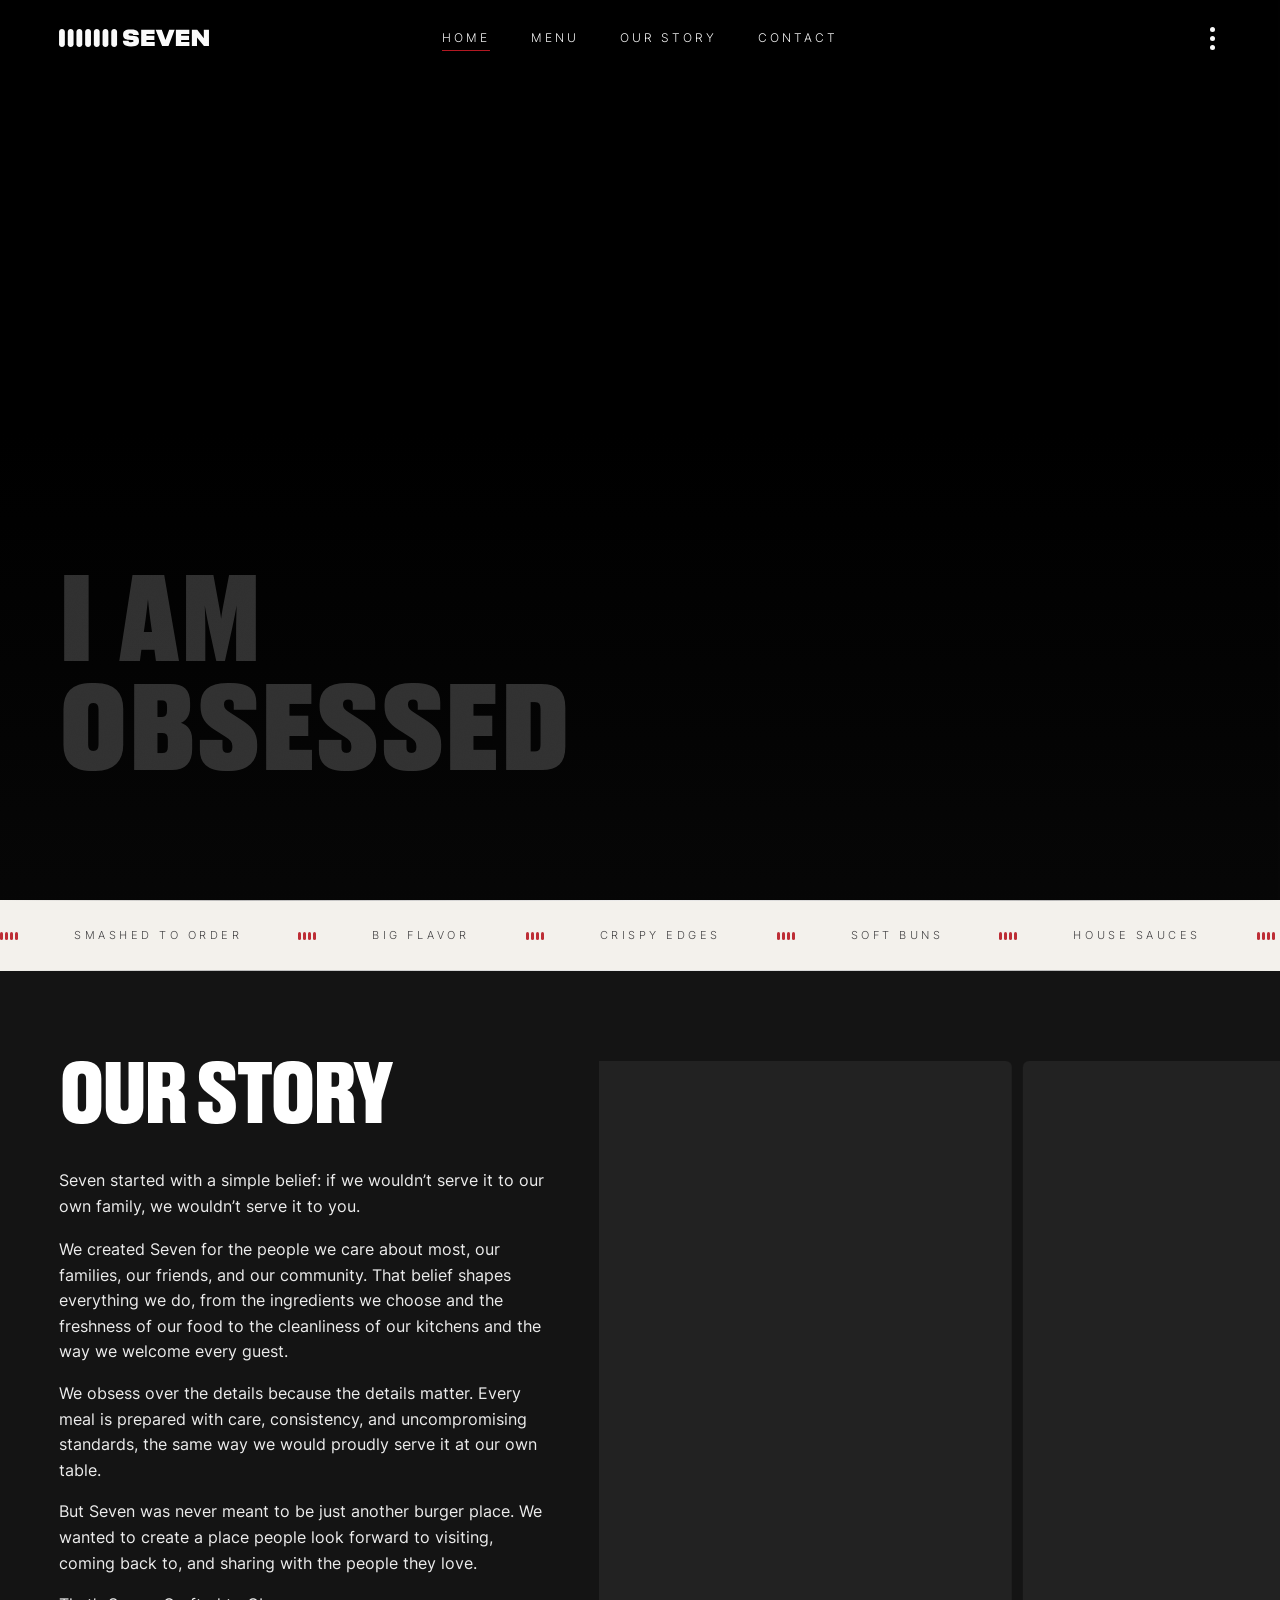
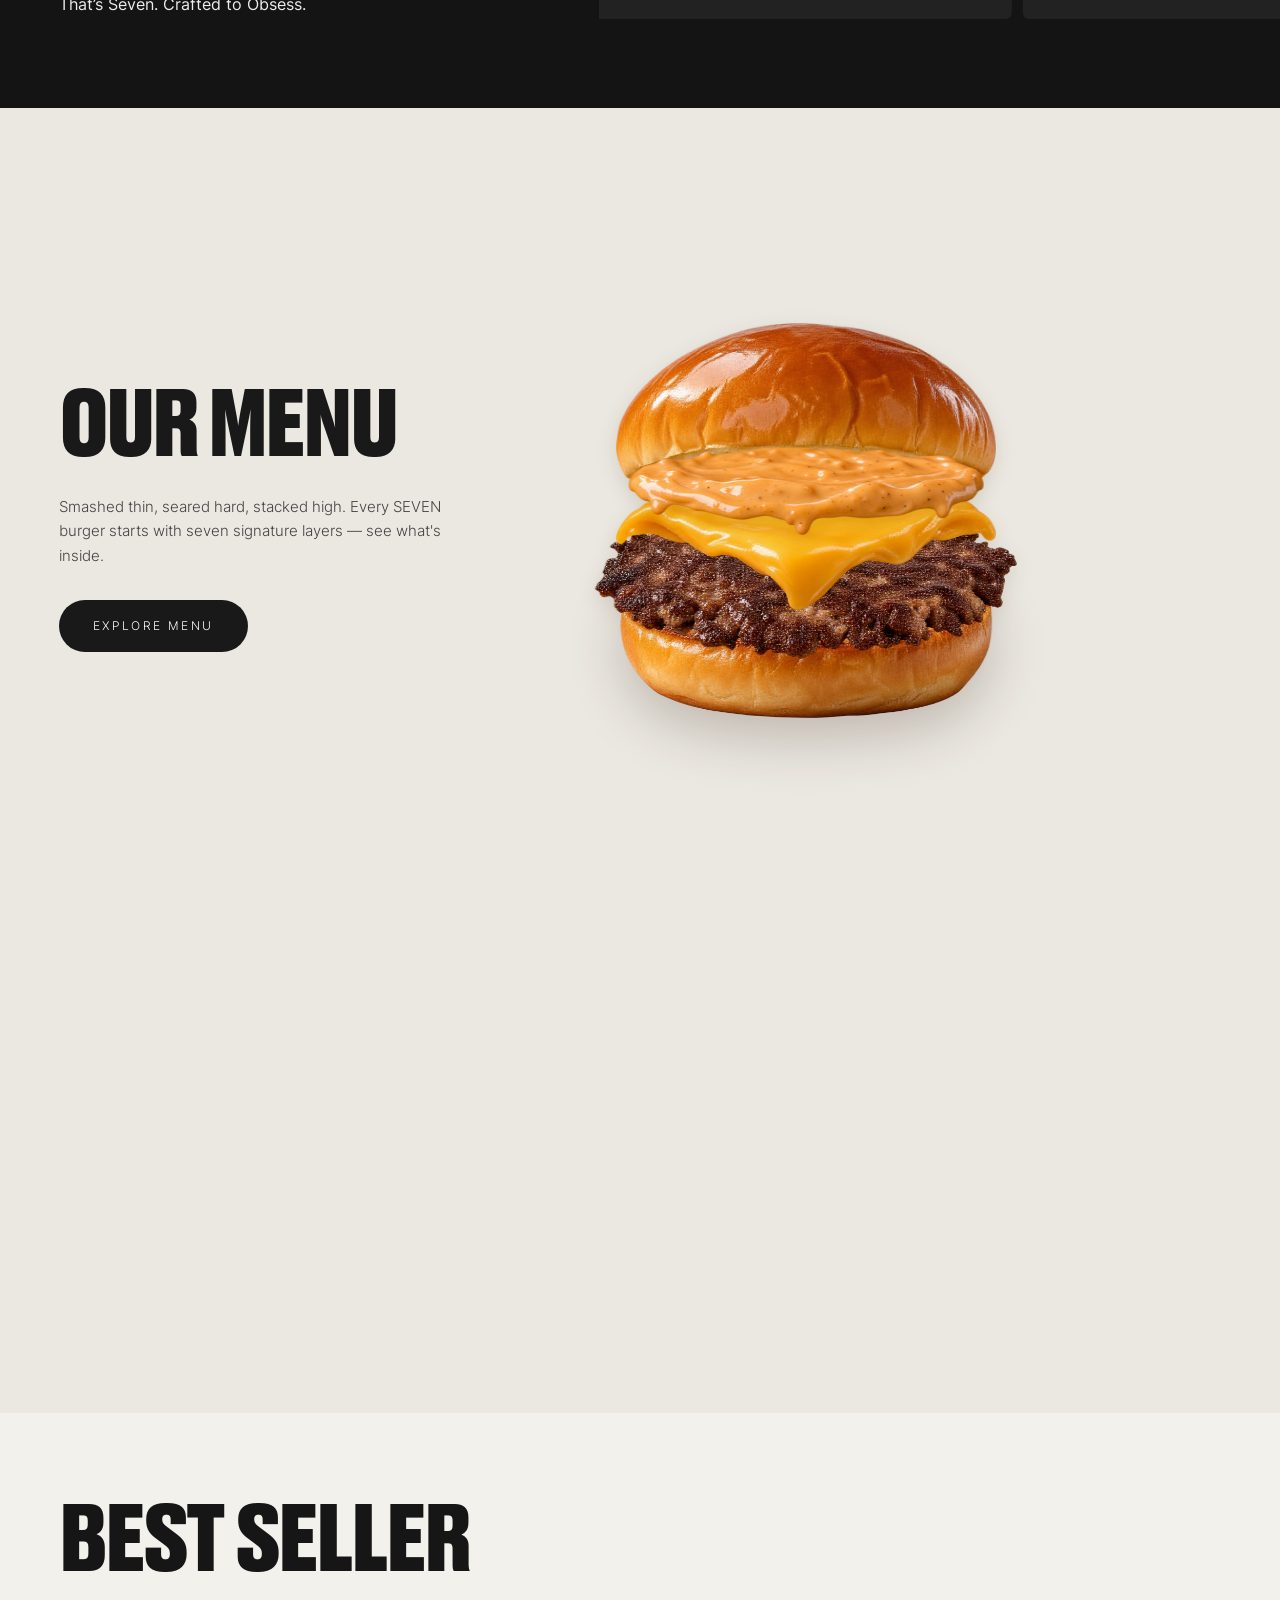
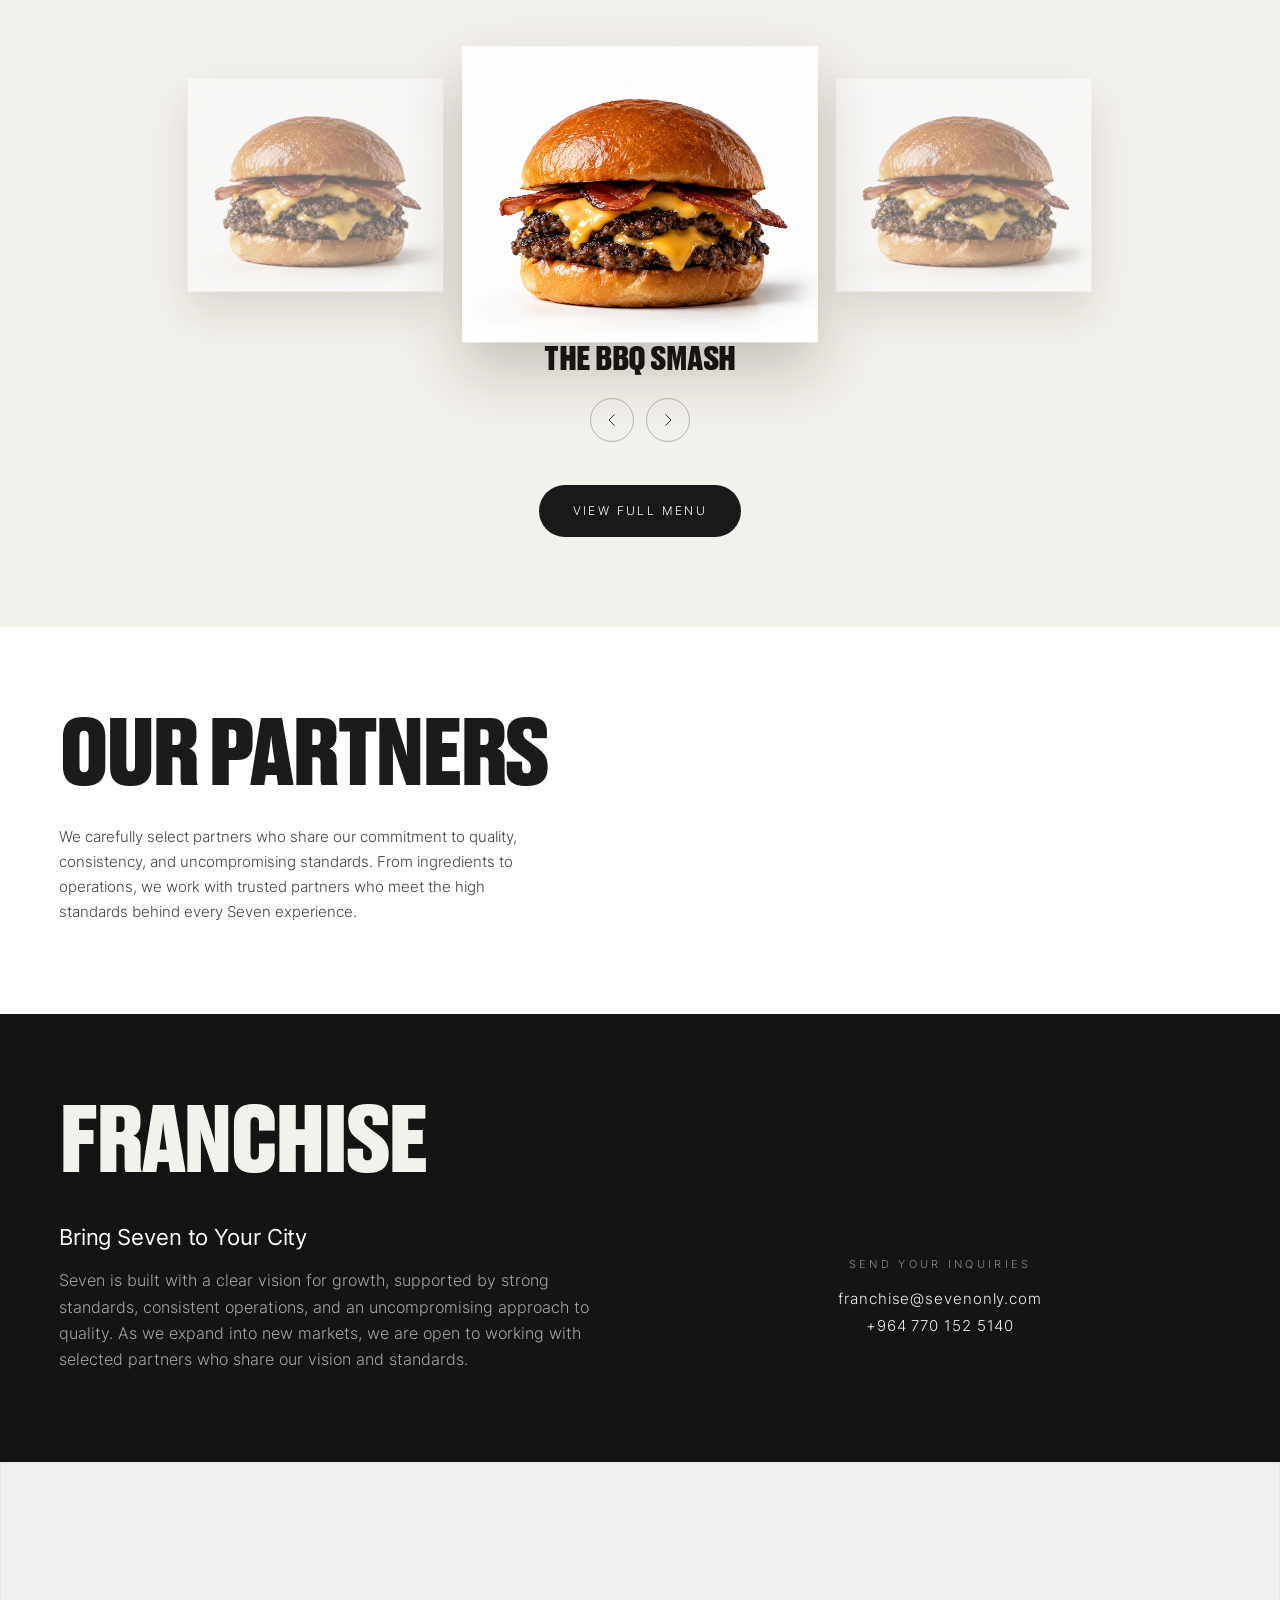
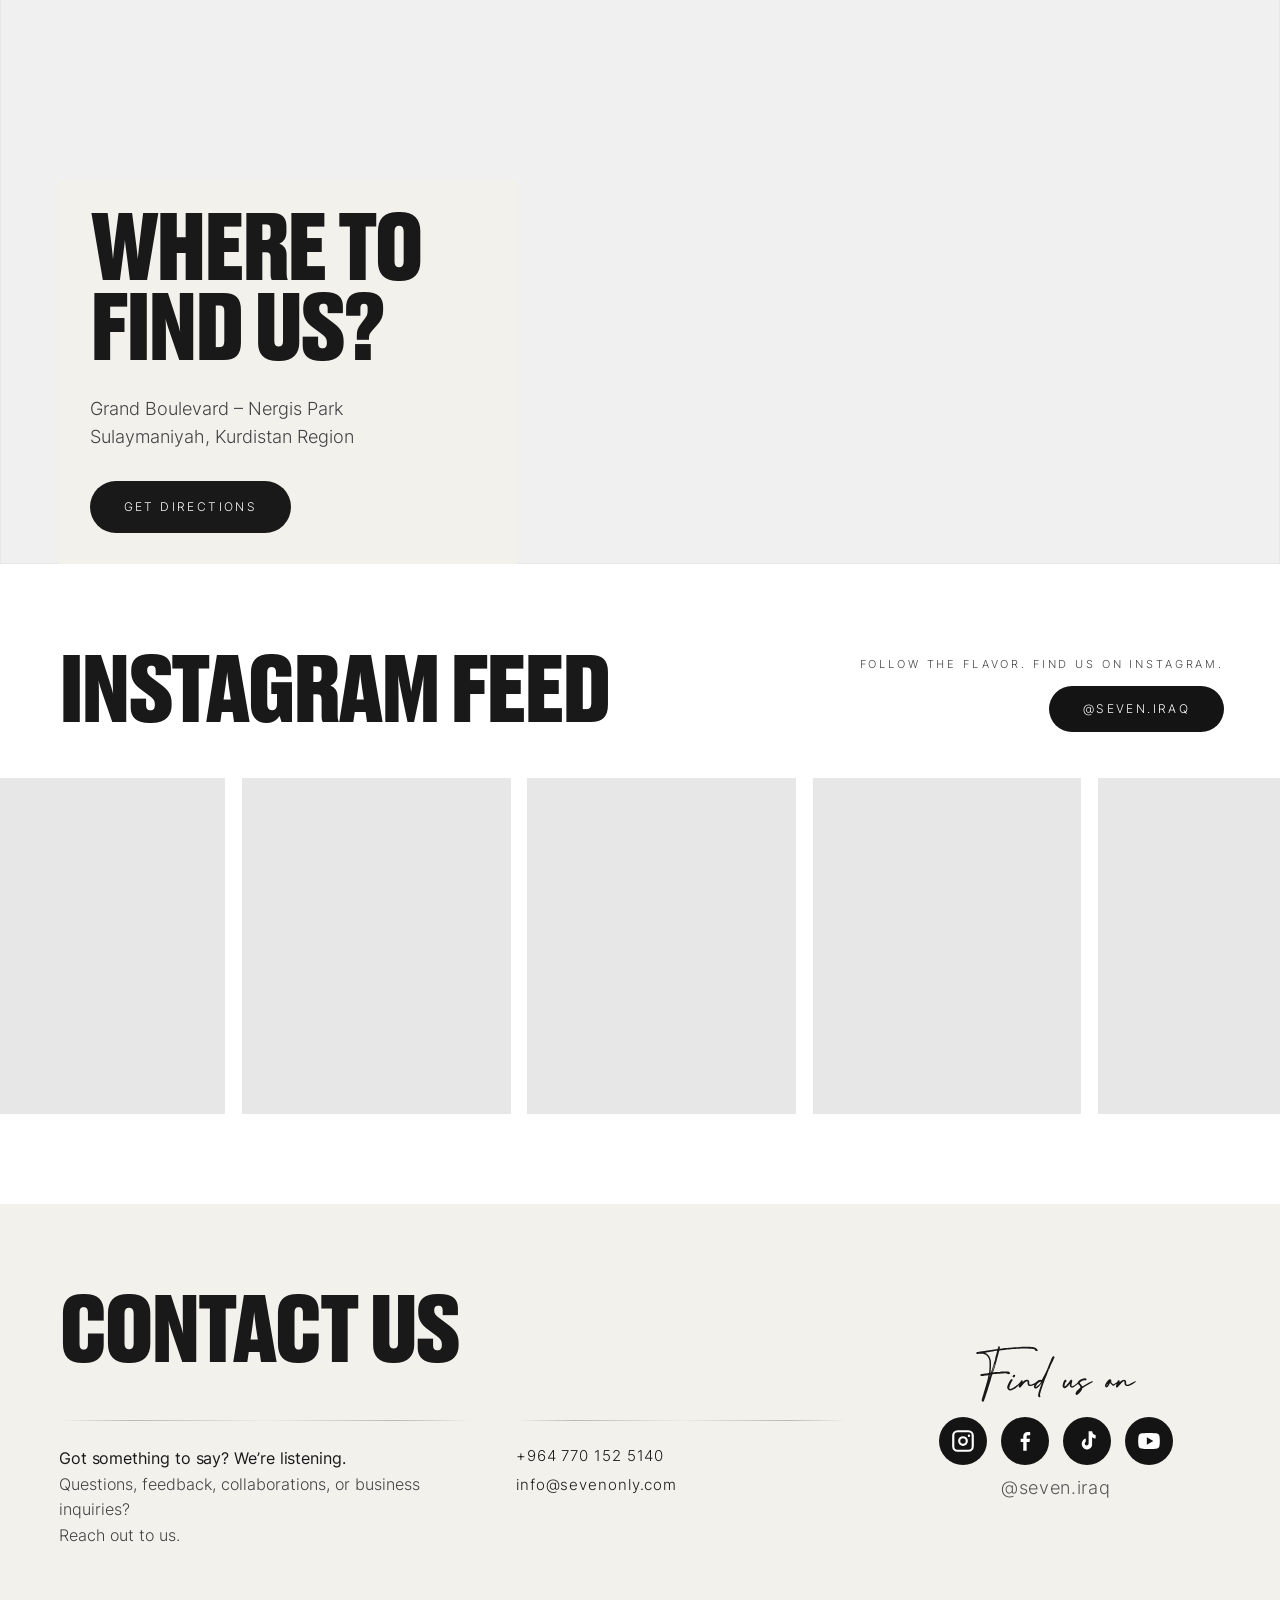
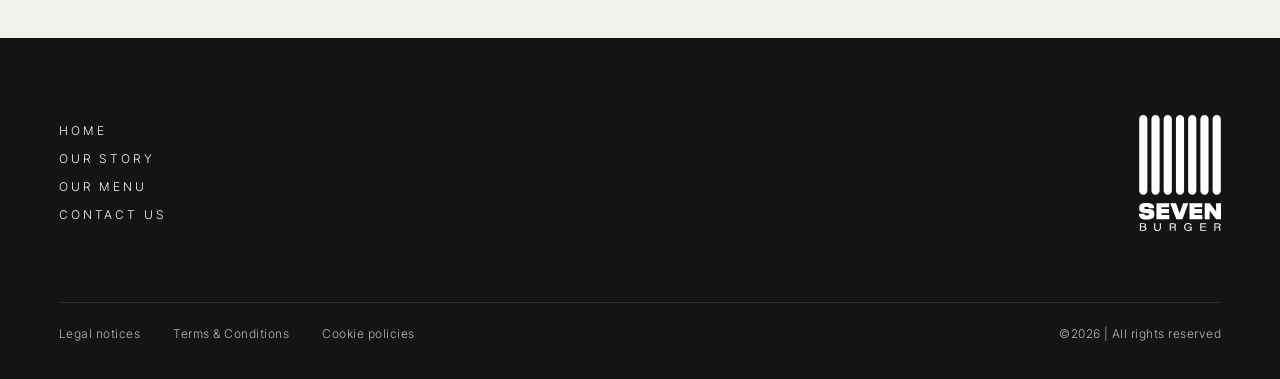
<file: index.html>
<!DOCTYPE html>
<html lang="en">
<head>
  <link rel="stylesheet" href="intro.css?v=81">
  <noscript><style>#intro{display:none}</style></noscript>
  <meta charset="UTF-8">
  <meta name="viewport" content="width=device-width, initial-scale=1.0, viewport-fit=cover">
  <meta http-equiv="Content-Security-Policy" content="default-src 'self'; script-src 'self'; style-src 'self' 'unsafe-inline'; img-src 'self' data: blob: https:; media-src 'self' blob: https:; font-src 'self'; connect-src 'self'; frame-src https://www.google.com https://maps.google.com https://www.youtube-nocookie.com; object-src 'none'; base-uri 'self'; form-action 'self' mailto:">
  <meta name="referrer" content="strict-origin-when-cross-origin">
  <meta name="description" content="SEVEN Smash Burger in Sulaymaniyah: burgers smashed to order, crispy edges, soft potato buns and house sauces. See the menu, find us and follow @seven.iraq.">
  <link rel="canonical" href="https://sevenonly.com/">
  <meta property="og:type" content="website">
  <meta property="og:site_name" content="SEVEN Smash Burger">
  <meta property="og:title" content="SEVEN Smash Burger — Sulaymaniyah">
  <meta property="og:description" content="SEVEN Smash Burger in Sulaymaniyah: burgers smashed to order, crispy edges, soft potato buns and house sauces. See the menu, find us and follow @seven.iraq.">
  <meta property="og:url" content="https://sevenonly.com/">
  <meta property="og:image" content="https://sevenonly.com/assets/share-image.jpg">
  <meta property="og:image:width" content="1200">
  <meta property="og:image:height" content="630">
  <meta name="twitter:card" content="summary_large_image">
  <link rel="icon" href="assets/favicon.svg" type="image/svg+xml">
  <link rel="apple-touch-icon" href="assets/apple-touch-icon.png">
  <meta name="theme-color" content="#ffffff">
  <title>SEVEN Smash Burger — Sulaymaniyah</title>
  <link rel="stylesheet" href="style.css?v=81">
  <!-- One design per screen type; screens/screens.js switches on only the matching file. -->
  <link rel="stylesheet" href="screens/mobile.css?v=81" data-screen-css="mobile" media="(max-width: 767px)">
  <link rel="stylesheet" href="screens/tablet.css?v=81" data-screen-css="tablet" media="(min-width: 768px) and (max-width: 1023px)">
  <link rel="stylesheet" href="screens/wide.css?v=81" data-screen-css="laptop desktop large" media="(min-width: 1024px)">
  <link rel="stylesheet" href="screens/laptop.css?v=81" data-screen-css="laptop" media="(min-width: 1024px) and (max-width: 1439px)">
  <link rel="stylesheet" href="screens/desktop.css?v=81" data-screen-css="desktop" media="(min-width: 1440px) and (max-width: 1919px)">
  <link rel="stylesheet" href="screens/large.css?v=81" data-screen-css="large" media="(min-width: 1920px)">
  <script src="screens/screens.js?v=81"></script>
  <!-- Responsive art direction (typography, header, menu, per-screen layouts). Loaded last. -->
  <link rel="stylesheet" href="art-direction.css?v=81">
  <!-- New visual direction: scenes, grain, reveals, light sweep, magnetic hover. -->
  <link rel="stylesheet" href="scenes.css?v=81">
  <script type="application/ld+json">
  {"@context":"https://schema.org","@type":"Restaurant","name":"SEVEN Smash Burger","url":"https://sevenonly.com/","image":"https://sevenonly.com/assets/share-image.jpg","logo":"https://sevenonly.com/assets/seven-logo-horizontal.svg","servesCuisine":"Burgers","telephone":"+964 770 152 5140","email":"info@sevenonly.com","menu":"https://sevenonly.com/menu.html","address":{"@type":"PostalAddress","streetAddress":"Grand Boulevard – Nergis Park","addressLocality":"Sulaymaniyah","addressRegion":"Kurdistan Region","addressCountry":"IQ"},"sameAs":["https://www.instagram.com/seven.iraq/"]}
  </script>
</head>
<body>
  <!-- Loading intro: the seven Seven lines rise one by one while the % counts to 100 (intro.js). -->
  <div id="intro" aria-hidden="true">
    <div class="intro__stage">
      <svg class="intro__logo" viewBox="0 0 400 400" aria-hidden="true"><rect class="intro__bar" x="0" y="0" width="40" height="400" rx="20"/><rect class="intro__bar" x="60" y="0" width="40" height="400" rx="20"/><rect class="intro__bar" x="120" y="0" width="40" height="400" rx="20"/><rect class="intro__bar" x="180" y="0" width="40" height="400" rx="20"/><rect class="intro__bar" x="240" y="0" width="40" height="400" rx="20"/><rect class="intro__bar" x="300" y="0" width="40" height="400" rx="20"/><rect class="intro__bar" x="360" y="0" width="40" height="400" rx="20"/></svg>
      <span class="intro__num">0%</span>
    </div>
  </div>
  <script src="intro.js?v=81"></script>
  <main id="home" class="page-shell">
    <!-- All content on this page is in the /content JSON files (edit on GitHub or in admin.html) and built by site-config.js. -->
    <header id="header">
      <a href="#home" class="header-logo" aria-label="SEVEN home"><img src="assets/seven-logo-horizontal.svg" alt="SEVEN" id="logo"></a>
      <!-- Inline navigation, shown on laptop & desktop screens (dashboard → Header & menu → Desktop header links). -->
      <nav class="header-nav wide-only" aria-label="Main navigation"><ul></ul></nav>
      <div class="header-actions">
        <button id="menu-button" type="button" aria-label="Open menu" aria-controls="menu" aria-expanded="false">
          <span class="menu-dots" aria-hidden="true"><i></i><i></i><i></i></span>
        </button>
      </div>
    </header>

    <nav id="menu" class="menu" aria-hidden="true">
      <button id="close-menu" type="button" aria-label="Close menu">&times;</button>
      <ul>
        <li><a href="#home">Home</a></li>
        <li><a href="#our-story">Our Story</a></li>
        <li><a href="menu.html">Our Menu</a></li>
        <li><a href="#franchise">Franchise</a></li>
        <li><a href="#our-location">Location</a></li>
      </ul>
    </nav>

    <section id="hero" class="hero" aria-label="SEVEN Smash Burger introduction">
      <canvas class="hero__video hero__canvas" width="1320" height="720" aria-hidden="true"></canvas>
      <video style="display:none" autoplay muted loop playsinline webkit-playsinline preload="auto" disablepictureinpicture disableremoteplayback controlslist="nodownload nofullscreen noremoteplayback noplaybackrate" tabindex="-1" aria-hidden="true" data-config-video="heroVideo">
        <source src="assets/hero-video-hd.mp4" type="video/mp4">
        Your browser does not support the video tag.
      </video>
      <div class="hero-shade" aria-hidden="true"></div>
      <div class="hero-text">
        <h1 data-config="heroTitle">I AM<br>OBSESSED</h1>
      </div>
      <div class="hero-aside">
        <p class="hero-aside__text"></p>
        <a class="hero-aside__button" href="menu.html"></a>
      </div>
    </section>

    <section id="gallery" class="brand-showcase" aria-label="SEVEN restaurant gallery">
      <div class="brand-marquee" aria-label="Smashed to order, big flavor, crispy edges, soft buns, house sauces">
        <div class="brand-marquee__track">
          <div class="brand-marquee__group">
            <span class="brand-bars" aria-hidden="true"><i></i><i></i><i></i><i></i></span>
            <span>SMASHED TO ORDER</span>
            <span class="brand-bars" aria-hidden="true"><i></i><i></i><i></i><i></i></span>
            <span>BIG FLAVOR</span>
            <span class="brand-bars" aria-hidden="true"><i></i><i></i><i></i><i></i></span>
            <span>CRISPY EDGES</span>
            <span class="brand-bars" aria-hidden="true"><i></i><i></i><i></i><i></i></span>
            <span>SOFT BUNS</span>
            <span class="brand-bars" aria-hidden="true"><i></i><i></i><i></i><i></i></span>
            <span>HOUSE SAUCES</span>
          </div>
          <div class="brand-marquee__group" aria-hidden="true">
            <span class="brand-bars"><i></i><i></i><i></i><i></i></span>
            <span>SMASHED TO ORDER</span>
            <span class="brand-bars"><i></i><i></i><i></i><i></i></span>
            <span>BIG FLAVOR</span>
            <span class="brand-bars"><i></i><i></i><i></i><i></i></span>
            <span>CRISPY EDGES</span>
            <span class="brand-bars"><i></i><i></i><i></i><i></i></span>
            <span>SOFT BUNS</span>
            <span class="brand-bars"><i></i><i></i><i></i><i></i></span>
            <span>HOUSE SAUCES</span>
          </div>
        </div>
      </div>

      <div class="gallery" aria-roledescription="carousel" aria-label="SEVEN restaurant photographs">
        <div class="gallery__track">
          <figure class="gallery__slide" aria-label="Slide 1 of 2">
            <img src="assets/slider-01.jpg" alt="SEVEN meal box, fries and chocolate cookie milkshake" draggable="false">
          </figure>
          <figure class="gallery__slide" aria-label="Slide 2 of 2">
            <img src="assets/slider-02.jpg" alt="SEVEN smash burger and cold drink served on a red table" draggable="false">
          </figure>
        </div>
        <div class="gallery__shade" aria-hidden="true"></div>
      </div>
    </section>

    <section id="our-story" class="our-story" aria-labelledby="our-story-title">
      <div class="our-story__inner">
        <h2 id="our-story-title" data-config="storyTitle">OUR STORY</h2>
        <div class="our-story__copy">
          <p data-config="storyIntro">Seven started with a simple belief: if we wouldn&rsquo;t serve it to our own family, we wouldn&rsquo;t serve it to you.</p>

          <p>We created Seven for the people we care about most, our families, our friends, and our community. That belief shapes everything we do, from the ingredients we choose and the freshness of our food to the cleanliness of our kitchens and the way we welcome every guest.</p>

          <p>We obsess over the details because the details matter. Every meal is prepared with care, consistency, and uncompromising standards, the same way we would proudly serve it at our own table.</p>

          <p>But Seven was never meant to be just another burger place. We wanted to create a place people look forward to visiting, coming back to, and sharing with the people they love.</p>

          <p>That&rsquo;s Seven. Crafted to Obsess.</p>
        </div>
      </div>
      <!-- Horizontal photo strip, shown on laptop & desktop screens. -->
      <div class="story-strip wide-only" tabindex="0" role="region" aria-roledescription="carousel" aria-label="SEVEN photos. Drag or use the arrow keys to browse.">
        <div class="story-strip__track"></div>
      </div>
    </section>

    <section class="burger-story" id="our-menu" aria-labelledby="burger-story-title">
      <div class="burger-story__sticky">
        <div class="burger-story__heading">
          <h2 id="burger-story-title">OUR MENU</h2>
          <p>Smashed thin, seared hard, stacked high. Every SEVEN burger<br class="desktop-break"> starts with seven signature layers — see what's inside.</p>
          <a class="burger-story__button" href="menu.html"><span class="burger-story__button-text">EXPLORE MENU</span></a>
        </div>
        <div class="burger-story__stage" id="burger-ingredients" aria-label="SEVEN burger ingredients, from top to bottom">
          <div class="burger-story__piece" style="--index:0" data-name="Glossy Potato Bun"><img src="assets/top-bun.webp" alt="Glossy top potato bun"></div>
          <div class="burger-story__piece" style="--index:1" data-name="Signature SEVEN Sauce"><img src="assets/sauce.webp" alt="Signature SEVEN sauce"></div>
          <div class="burger-story__piece" style="--index:2" data-name="Melted Cheddar"><img src="assets/cheese.webp" alt="Melted cheddar cheese"></div>
          <div class="burger-story__piece" style="--index:3" data-name="Smashed Beef Patty"><img src="assets/patty.webp" alt="Smashed beef patty with crispy edges"></div>
          <div class="burger-story__piece" style="--index:4" data-name="Toasted Potato Bun"><img src="assets/bottom-bun.webp" alt="Toasted bottom potato bun"></div>
        </div>
      </div>
    </section>
    <section id="best-sellers" class="best-sellers" aria-labelledby="best-sellers-title">
      <div class="best-sellers__sticky">
        <div class="best-sellers__head">
          <h2 id="best-sellers-title">BEST SELLER</h2>
          <div class="best-sellers__intro wide-only">
            <p class="best-sellers__intro-text"></p>
            <a class="best-sellers__button" href="menu.html"></a>
          </div>
        </div>
        <div class="best-sellers__cards" aria-label="SEVEN best-selling burgers">
          <article class="best-sellers__card" data-best-seller-card>
            <img src="assets/best-seller-burger.webp" alt="The Truffle Smash burger">
            <h3 data-config="bestSellerOne">THE TRUFFLE SMASH</h3>
          </article>
          <article class="best-sellers__card" data-best-seller-card>
            <img src="assets/best-seller-burger.webp" alt="The BBQ Smash burger">
            <h3 data-config="bestSellerTwo">THE BBQ SMASH</h3>
          </article>
          <article class="best-sellers__card" data-best-seller-card>
            <img src="assets/best-seller-burger.webp" alt="The Classic Smash burger">
            <h3 data-config="bestSellerThree">THE CLASSIC SMASH</h3>
          </article>
        </div>
      </div>
    </section>
    <section id="partners" class="partners" aria-labelledby="partners-title">
      <div class="partners__inner">
        <h2 id="partners-title">OUR PARTNERS</h2>
        <p>We carefully select partners who share our commitment to quality, consistency, and uncompromising standards. From ingredients to operations, we work with trusted partners who meet the high standards behind every Seven experience.</p>
        <div class="partners__logos" aria-label="Our partners: Coca-Cola and Martin's">
          <img class="partners__logo partners__logo--coke" src="assets/coca-cola-logo.webp" alt="Coca-Cola">
          <img class="partners__logo partners__logo--martins" src="assets/martins-logo.webp" alt="Martin's">
        </div>
      </div>
    </section>

    <section id="franchise" class="franchise" aria-labelledby="franchise-title">
      <div class="franchise__content">
        <h2 id="franchise-title">FRANCHISE</h2>
        <h3>Bring Seven to Your City</h3>
        <p class="franchise__copy" data-config="franchiseCopy">Seven is built with a clear vision for growth, supported by strong standards, consistent operations, and an uncompromising approach to quality. As we expand into new markets, we are open to working with selected partners who share our vision and standards.</p>
        <!-- Email + phone pills. Email from dashboard → Franchise; phone = Contact Us phone. -->
        <div class="franchise__contact">
          <p class="franchise__contact-label">Send your inquiries</p>
          <div class="franchise__pills">
            <a class="franchise__pill franchise__pill--mail" href="mailto:franchise@sevenonly.com"><svg viewBox="0 0 24 24" aria-hidden="true"><rect x="3.5" y="5.5" width="17" height="13" rx="1.5"/><path d="m4 7 8 6 8-6"/></svg><span class="franchise__pill-text">franchise@sevenonly.com</span></a>
            <a class="franchise__pill franchise__pill--phone" href="tel:+9647701525140"><svg viewBox="0 0 24 24" aria-hidden="true"><path d="M6.6 3.5h2.6l1.5 4.2-2 1.4a11.4 11.4 0 0 0 6.2 6.2l1.4-2 4.2 1.5v2.6a2 2 0 0 1-2.2 2A16.6 16.6 0 0 1 4.6 5.7a2 2 0 0 1 2-2.2Z"/></svg><span class="franchise__pill-text">+964 770 152 5140</span></a>
          </div>
        </div>
      </div>
    </section>

    <section id="our-location" class="location" aria-labelledby="location-title">
      <div class="location__inner">
        <h2 id="location-title">WHERE TO<br>FIND US?</h2>
        <a class="location__map location__map--live" href="https://www.google.com/maps/dir/?api=1&amp;destination=Grand%20Boulevard%20-%20Nergis%20Park%2C%20Sulaymaniyah" target="_blank" rel="noopener noreferrer" aria-label="Open SEVEN's location in Google Maps for directions">
          <iframe title="Map: SEVEN at Grand Boulevard – Nergis Park, Sulaymaniyah" src="https://maps.google.com/maps?q=Grand%20Boulevard%20-%20Nergis%20Park%2C%20Sulaymaniyah%2C%20Kurdistan%20Region%2C%20Iraq&amp;z=16&amp;output=embed" loading="lazy" referrerpolicy="no-referrer-when-downgrade" tabindex="-1" aria-hidden="true"></iframe>
        </a>
        <div class="location__details wide-only">
          <p class="location__address"></p>
          <a class="location__button" target="_blank" rel="noopener noreferrer"></a>
        </div>
      </div>
    </section>

    <section id="playlist" class="playlist" aria-labelledby="playlist-title">
      <div class="playlist__inner">
        <h2 id="playlist-title">PLAYLIST</h2>
        <p class="playlist__lead">At Seven, the experience is as much about the music as it is<br class="desktop-break"> about the food.</p>
        <p class="playlist__copy">Every song sets the mood, bringing the same energy, rhythm, and<br class="desktop-break"> spirit that make Seven smash burger unforgettable.</p>
        <div class="playlist__carousel">
          <div class="playlist__glass">
            <div class="playlist__viewport" tabindex="0" role="region" aria-roledescription="carousel" aria-label="SEVEN playlists. Swipe, drag or use the arrow keys; press Enter to play the centred playlist.">
              <div class="playlist__rail"></div>
            </div>
          </div>
          <div class="playlist__caption" aria-live="polite">
            <h3 class="playlist__track-title"></h3>
            <p class="playlist__track-artist"></p>
          </div>
        </div>
      </div>
    </section>

    <section id="instagram" class="instagram-feed" aria-labelledby="instagram-title">
      <div class="instagram-feed__inner">
        <h2 id="instagram-title">INSTAGRAM FEED</h2>
        <div class="instagram-feed__cta">
          <p class="instagram-feed__note">Follow the flavor. Find us on Instagram.</p>
          <a class="instagram-feed__button" href="https://www.instagram.com/seven.iraq/" target="_blank" rel="noopener noreferrer">@SEVEN.IRAQ</a>
        </div>
        <!-- Posts: automatic feed (content/instagram-feed.json) or hand-picked posts (content/media.json). -->
        <div class="instagram-feed__carousel" tabindex="0" role="region" aria-roledescription="carousel" aria-label="Latest Instagram posts. Swipe, drag or use the arrow keys to browse.">
          <div class="instagram-feed__track"></div>
        </div>
      </div>
    </section>

    <section id="contact" class="contact" aria-labelledby="contact-title">
      <div class="contact__inner">
        <h2 id="contact-title">CONTACT US</h2>
        <p class="contact__lead"><strong>Got something to say? We’re listening.</strong><br>Questions, feedback, collaborations, or business inquiries?<br>Reach out to us.</p>
        <p class="contact__details"><a href="tel:+9647701525140">+964 770 152 5140</a><span aria-hidden="true">|</span><a href="mailto:info@sevenonly.com">info@sevenonly.com</a></p>
        <div class="contact__social">
          <!-- "Find us on" lettering: assets/find-us-on.svg (replaceable in the dashboard). -->
          <p class="contact__find-us"><span class="visually-hidden">Find us on</span><img class="contact__find-us-art" src="assets/find-us-on.svg" alt="" draggable="false"></p>
          <div class="contact__social-links" aria-label="SEVEN social media links">
            <a href="https://www.instagram.com/seven.iraq/" target="_blank" rel="noopener noreferrer" aria-label="Instagram"><svg viewBox="0 0 24 24" aria-hidden="true"><path d="M7 2h10a5 5 0 0 1 5 5v10a5 5 0 0 1-5 5H7a5 5 0 0 1-5-5V7a5 5 0 0 1 5-5Zm0 2a3 3 0 0 0-3 3v10a3 3 0 0 0 3 3h10a3 3 0 0 0 3-3V7a3 3 0 0 0-3-3H7Zm5 3.5A4.5 4.5 0 1 1 7.5 12 4.5 4.5 0 0 1 12 7.5Zm0 2A2.5 2.5 0 1 0 14.5 12 2.5 2.5 0 0 0 12 9.5ZM17.5 6a1.1 1.1 0 1 1-1.1 1.1A1.1 1.1 0 0 1 17.5 6Z"/></svg></a>
            <a href="https://www.facebook.com/seven.iraq" target="_blank" rel="noopener noreferrer" aria-label="SEVEN on Facebook"><svg viewBox="0 0 24 24" aria-hidden="true"><path d="M13.5 21v-8h2.7l.4-3h-3.1V8.1c0-.9.3-1.5 1.6-1.5h1.7V3.9c-.3 0-1.3-.1-2.4-.1-2.4 0-4 1.5-4 4.1V10H8v3h2.4v8h3.1Z"/></svg></a>
            <a href="https://www.tiktok.com/@seven.iraq" target="_blank" rel="noopener noreferrer" aria-label="SEVEN on TikTok"><svg viewBox="0 0 24 24" aria-hidden="true"><path d="M16.7 3c.3 2.1 1.5 3.4 3.3 3.5v3.1c-1.2 0-2.3-.4-3.3-1.1v6.6c0 4.6-5 6-7.9 3.3-2.9-2.8-1.8-7.9 2.1-8.8v3.2c-1 .6-1.2 1.8-.7 2.6.8 1.3 3.3.9 3.3-1.3V3h3.2Z"/></svg></a>
            <a href="https://www.youtube.com/@seven.iraq" target="_blank" rel="noopener noreferrer" aria-label="SEVEN on YouTube"><svg viewBox="0 0 24 24" aria-hidden="true"><path d="M21.6 7.2a3 3 0 0 0-2.1-2.1C17.7 4.6 12 4.6 12 4.6s-5.7 0-7.5.5A3 3 0 0 0 2.4 7.2 31 31 0 0 0 2 12a31 31 0 0 0 .4 4.8 3 3 0 0 0 2.1 2.1c1.8.5 7.5.5 7.5.5s5.7 0 7.5-.5a3 3 0 0 0 2.1-2.1A31 31 0 0 0 22 12a31 31 0 0 0-.4-4.8ZM10 15.5v-7l6 3.5-6 3.5Z"/></svg></a>
          </div>
          <a class="contact__handle" href="https://www.instagram.com/seven.iraq/" target="_blank" rel="noopener noreferrer">@seven.iraq</a>
        </div>
      </div>
    </section>
  </main>

  <footer class="site-footer" aria-label="Website footer">
    <div class="site-footer__inner">
      <nav class="site-footer__nav" aria-label="Footer navigation">
        <a href="#home">Home</a>
        <a href="#our-story">Our Story</a>
        <a href="menu.html">Our Menu</a>
        <a href="#contact">Contact Us</a>
      </nav>
      <a class="site-footer__logo" href="#home" aria-label="SEVEN home"><img src="assets/seven-logo-vertical-white.svg" alt="SEVEN Burger"></a>
      <div class="site-footer__legal">
        <a href="legal-notices.html">Legal notices</a>
        <a href="terms.html">Terms &amp; Conditions</a>
        <a href="cookies.html">Cookie policies</a>
      </div>
      <p class="site-footer__copyright">©2026 | All rights reserved</p>
    </div>
  </footer>
  <script src="content/content-bundle.js?v=81"></script>
  <script src="site-config.js?v=81" data-then="script.js?v=81 scenes.js?v=81"></script>
</body>
</html>
</file>
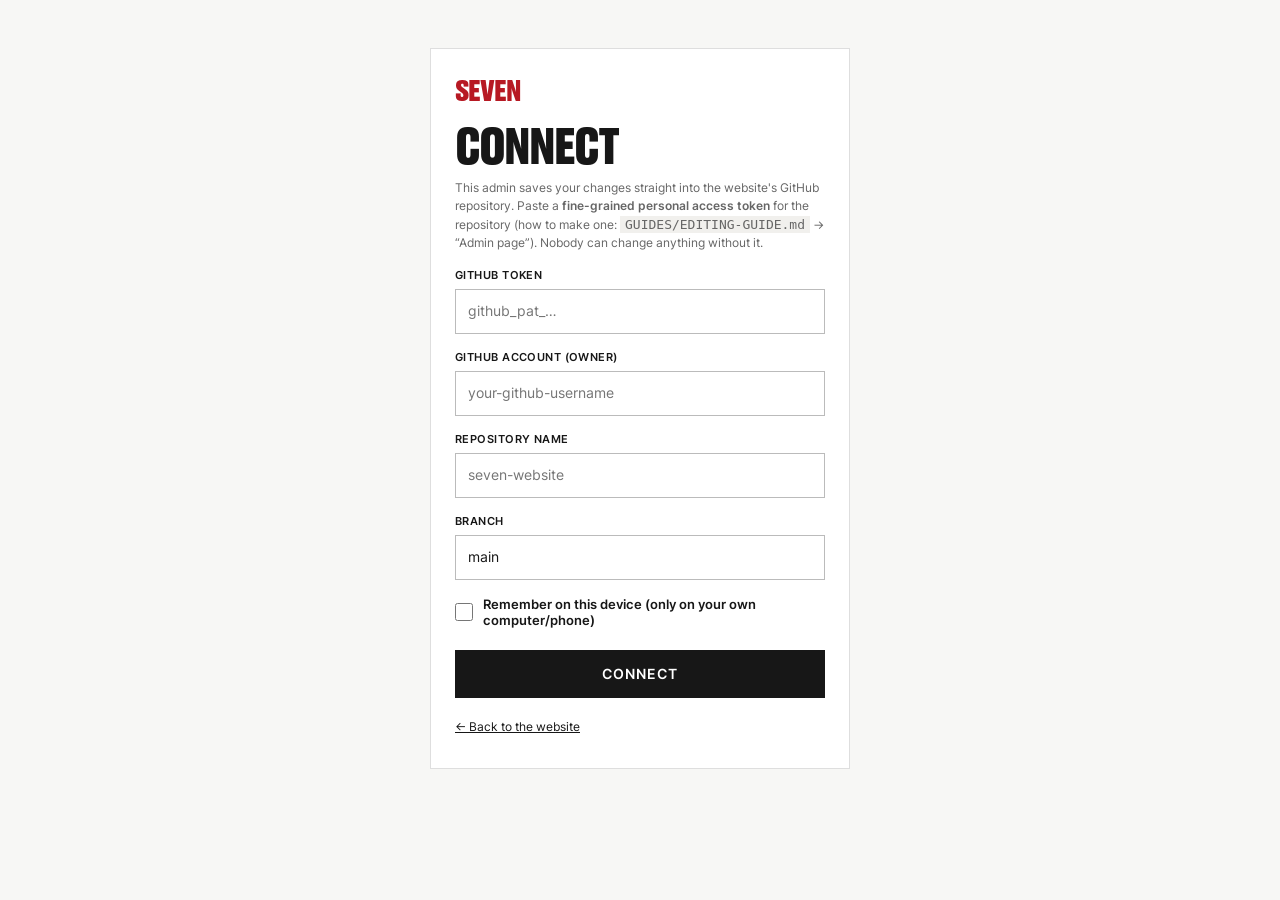
<file: admin.html>
<!doctype html>
<html lang="en">
<head>
  <meta charset="UTF-8">
  <meta name="viewport" content="width=device-width, initial-scale=1.0, viewport-fit=cover">
  <meta http-equiv="Content-Security-Policy" content="default-src 'self'; script-src 'self'; style-src 'self' 'unsafe-inline'; img-src 'self' data: blob: https:; media-src 'self' blob: https:; font-src 'self'; connect-src 'self' https://api.github.com; frame-src 'none'; object-src 'none'; base-uri 'self'; form-action 'none'">
  <meta name="referrer" content="no-referrer">
  <meta name="robots" content="noindex, nofollow">
  <title>SEVEN - Admin</title>
  <link rel="icon" href="assets/favicon.svg" type="image/svg+xml">
  <link rel="stylesheet" href="dashboard.css?v=81">
</head>
<body class="dashboard-page">
  <!-- ============ Connect to GitHub ============ -->
  <main class="auth-card" id="connect-view" hidden>
    <p class="dashboard-brand">SEVEN</p>
    <h1>CONNECT</h1>
    <p class="hint">This admin saves your changes straight into the website's GitHub repository. Paste a <strong>fine-grained personal access token</strong> for the repository (how to make one: <code>GUIDES/EDITING-GUIDE.md</code> → “Admin page”). Nobody can change anything without it.</p>
    <form class="auth-form" id="connect-form" autocomplete="off">
      <label for="token">GitHub token</label>
      <input id="token" name="token" type="password" required spellcheck="false" placeholder="github_pat_…">
      <label for="owner">GitHub account (owner)</label>
      <input id="owner" name="owner" required spellcheck="false" placeholder="your-github-username">
      <label for="repo">Repository name</label>
      <input id="repo" name="repo" required spellcheck="false" placeholder="seven-website">
      <label for="branch">Branch</label>
      <input id="branch" name="branch" required spellcheck="false" value="main">
      <label class="check-field" for="remember"><input id="remember" name="remember" type="checkbox"> Remember on this device (only on your own computer/phone)</label>
      <button type="submit" class="save-button">CONNECT</button>
      <p class="hint form-error-text" id="connect-message" role="status"></p>
    </form>
    <p class="hint auth-back"><a href="index.html">← Back to the website</a></p>
  </main>

  <!-- ============ Editor ============ -->
  <div id="editor-view" hidden>
  <header class="dashboard-header">
    <a href="index.html" class="dashboard-brand" target="_blank" rel="noopener">SEVEN</a>
    <span class="save-status" id="save-status" role="status">Loading…</span>
    <button type="button" class="header-save" id="save-button" disabled>SAVE</button>
    <nav class="header-links" aria-label="Preview">
      <a href="index.html?preview=1" target="_blank" rel="noopener" class="preview-link" id="preview-link" title="Shows your unsaved changes (only you see them)">PREVIEW ↗</a>
      <a href="preview.html?preview=1" target="_blank" rel="noopener" class="preview-link">ALL SCREENS ↗</a>
      <a href="index.html" target="_blank" rel="noopener" class="preview-link">LIVE SITE ↗</a>
    </nav>
  </header>
  <main class="dashboard-main">
    <p class="eyebrow">WEBSITE ADMIN · <span id="connected-as"></span></p>
    <h1>EDIT SEVEN</h1>
    <p class="intro">Edit any text, image, video, link, menu item, social link or Instagram post. Add, remove, reorder (arrows or drag) and hide items. Press <strong>SAVE</strong> (top right, or Ctrl/⌘ + S): your changes are saved to GitHub and the live website updates in about 1–2 minutes. <strong>PREVIEW</strong> shows unsaved changes to you only.</p>

    <section class="publish-box" aria-labelledby="publish-title">
      <h2 id="publish-title">Save &amp; publish</h2>
      <p class="hint publish-lead">Your changes stay in this page until you save. Photos and videos you upload go straight into the repository (assets/uploads).</p>
      <div class="publish-actions">
        <button type="button" class="save-button" id="publish-button" disabled>SAVE &amp; PUBLISH</button>
        <button type="button" class="reset-button" id="reset-button" disabled>DISCARD UNSAVED CHANGES</button>
      </div>
      <p class="hint" id="publish-message" role="status"></p>
      <p class="hint" id="deploy-status" role="status"></p>
    </section>

    <nav class="editor-toc" aria-label="Dashboard sections" id="editor-toc"></nav>
    <div id="editor"></div>

    <section class="editor-section tools-box" aria-labelledby="tools-title">
      <h2 id="tools-title">Versions, backup &amp; account</h2>
      <div class="tool">
        <h3>Version history</h3>
        <p class="hint">Every save is a version on GitHub (the last 30 are listed). Restore one to put the content back the way it was — the restore is saved as a new version, so you can always undo it.</p>
        <ol class="revision-list" id="revision-list"><li class="hint">Loading…</li></ol>
      </div>
      <div class="tool">
        <h3>Backup &amp; import</h3>
        <p class="hint">Download a backup of all content files. Import loads a backup into the editor; press SAVE to publish it.</p>
        <div class="publish-actions">
          <button type="button" class="reset-button" id="export-button">DOWNLOAD BACKUP</button>
          <button type="button" class="reset-button" id="import-button">IMPORT A BACKUP</button>
          <input type="file" id="import-file" accept=".json,.js" hidden>
        </div>
      </div>
      <div class="tool">
        <h3>Disconnect</h3>
        <p class="hint">Removes the GitHub token from this browser. To block a token everywhere, delete it on github.com → Settings → Developer settings → Personal access tokens.</p>
        <button type="button" class="reset-button" id="logout-button">DISCONNECT</button>
      </div>
    </section>
  </main>
  </div>
  <script src="content/content-bundle.js?v=81"></script>
  <script src="site-config.js?v=81"></script>
  <script src="admin.js?v=81"></script>
</body>
</html>
</file>
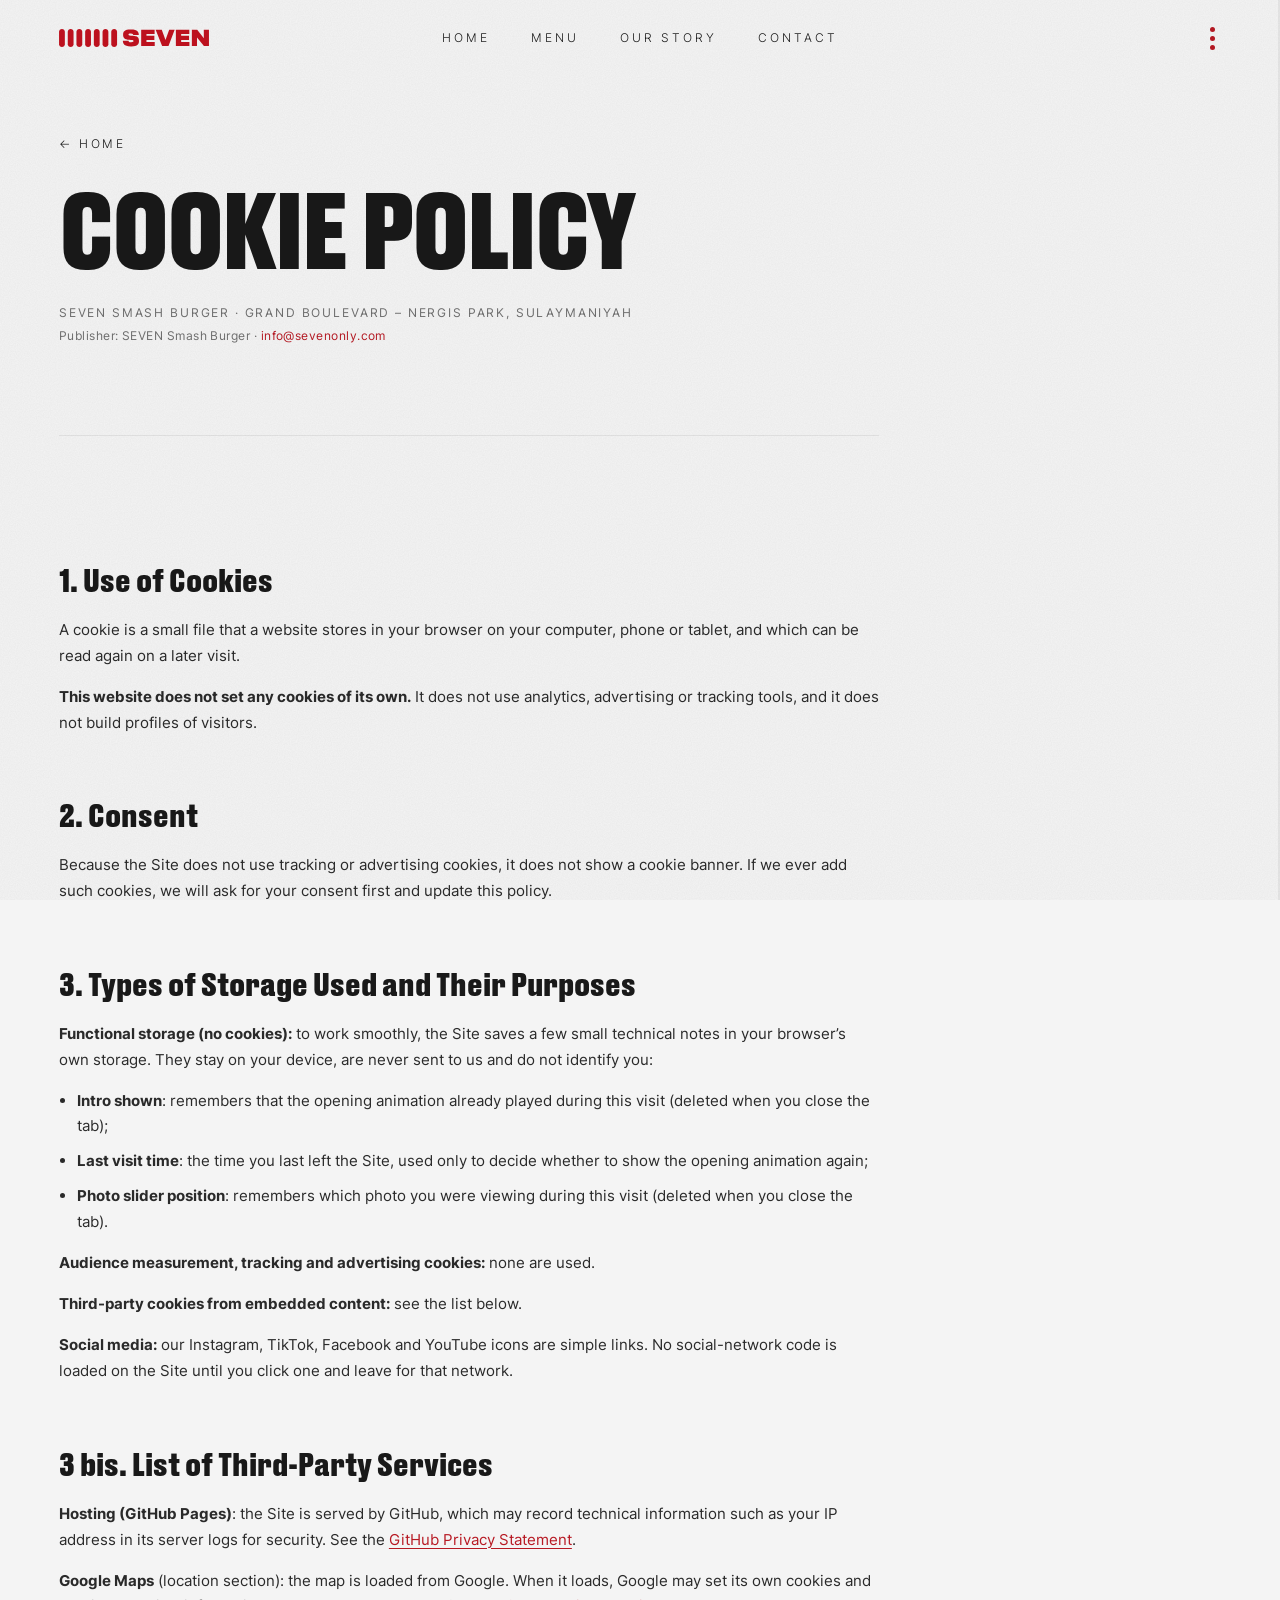
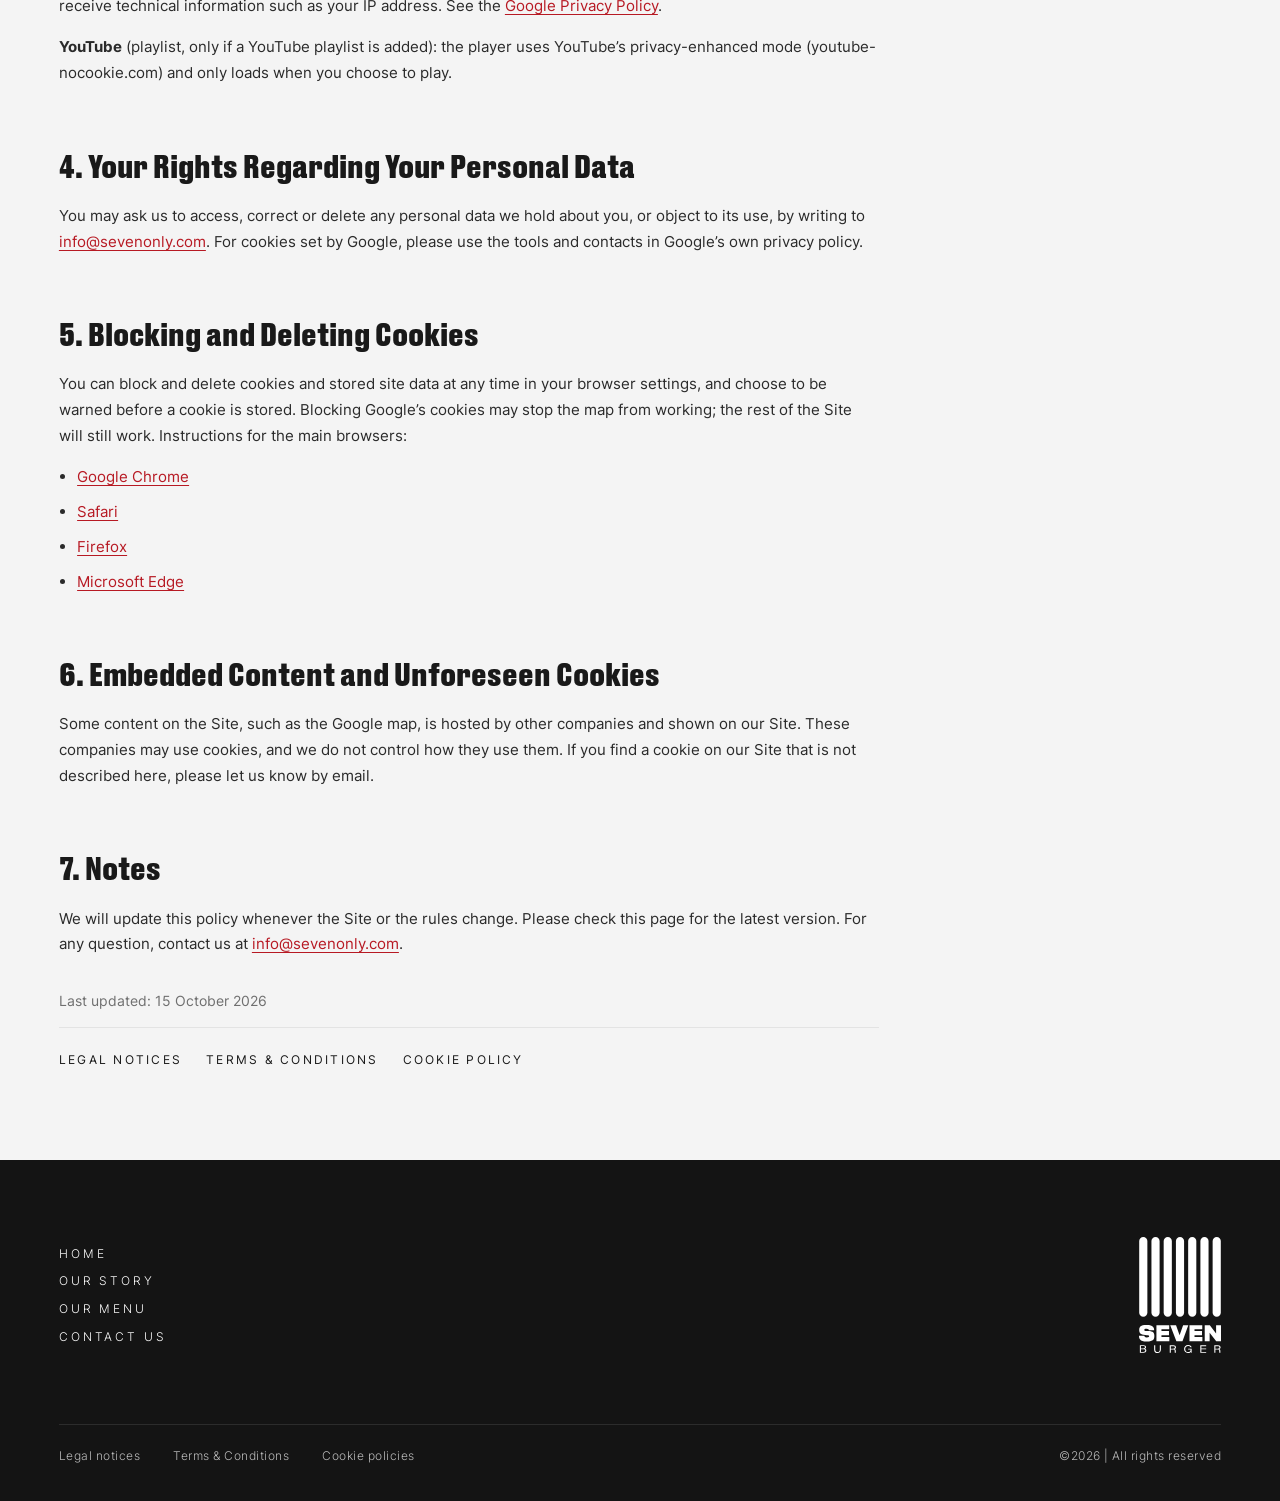
<file: cookies.html>
<!DOCTYPE html>
<html lang="en">
<head>
  <meta charset="UTF-8">
  <meta name="viewport" content="width=device-width, initial-scale=1.0, viewport-fit=cover">
  <meta http-equiv="Content-Security-Policy" content="default-src 'self'; script-src 'self'; style-src 'self' 'unsafe-inline'; img-src 'self' data: blob: https:; media-src 'self' blob: https:; font-src 'self'; connect-src 'self'; frame-src https://www.google.com https://maps.google.com https://www.youtube-nocookie.com; object-src 'none'; base-uri 'self'; form-action 'self' mailto:">
  <meta name="referrer" content="strict-origin-when-cross-origin">
  <meta name="description" content="Cookie policy of the SEVEN Smash Burger website.">
  <link rel="canonical" href="https://sevenonly.com/cookies.html">
  <meta property="og:type" content="website">
  <meta property="og:site_name" content="SEVEN Smash Burger">
  <meta property="og:title" content="Cookie Policy | SEVEN Smash Burger">
  <meta property="og:description" content="Cookie policy of the SEVEN Smash Burger website.">
  <meta property="og:url" content="https://sevenonly.com/cookies.html">
  <meta property="og:image" content="https://sevenonly.com/assets/share-image.jpg">
  <meta property="og:image:width" content="1200">
  <meta property="og:image:height" content="630">
  <meta name="twitter:card" content="summary_large_image">
  <link rel="icon" href="assets/favicon.svg" type="image/svg+xml">
  <link rel="apple-touch-icon" href="assets/apple-touch-icon.png">
  <title>Cookie Policy | SEVEN Smash Burger</title>
  <link rel="stylesheet" href="style.css?v=81">
  <!-- One design per screen type; screens/screens.js switches on only the matching file. -->
  <link rel="stylesheet" href="screens/mobile.css?v=81" data-screen-css="mobile" media="(max-width: 767px)">
  <link rel="stylesheet" href="screens/tablet.css?v=81" data-screen-css="tablet" media="(min-width: 768px) and (max-width: 1023px)">
  <link rel="stylesheet" href="screens/wide.css?v=81" data-screen-css="laptop desktop large" media="(min-width: 1024px)">
  <link rel="stylesheet" href="screens/laptop.css?v=81" data-screen-css="laptop" media="(min-width: 1024px) and (max-width: 1439px)">
  <link rel="stylesheet" href="screens/desktop.css?v=81" data-screen-css="desktop" media="(min-width: 1440px) and (max-width: 1919px)">
  <link rel="stylesheet" href="screens/large.css?v=81" data-screen-css="large" media="(min-width: 1920px)">
  <script src="screens/screens.js?v=81"></script>
  <link rel="stylesheet" href="art-direction.css?v=81">
  <link rel="stylesheet" href="scenes.css?v=81">
  <link rel="stylesheet" href="menu.css?v=81">
  <link rel="stylesheet" href="legal.css?v=81">
</head>
<body class="menu-page-body legal-page-body">
  <header id="header">
    <a href="index.html" class="header-logo" aria-label="SEVEN home"><img src="assets/seven-logo-horizontal.svg" alt="SEVEN" id="logo"></a>
    <nav class="header-nav wide-only" aria-label="Main navigation"><ul></ul></nav>
    <div class="header-actions">
      <button id="menu-button" type="button" aria-label="Open menu" aria-controls="menu" aria-expanded="false">
        <span class="menu-dots" aria-hidden="true"><i></i><i></i><i></i></span>
      </button>
    </div>
  </header>

  <nav id="menu" class="menu" aria-hidden="true">
    <button id="close-menu" type="button" aria-label="Close menu">&times;</button>
    <ul>
      <li><a href="index.html#home">Home</a></li>
      <li><a href="index.html#our-story">Our Story</a></li>
      <li><a href="menu.html">Our Menu</a></li>
      <li><a href="index.html#franchise">Franchise</a></li>
      <li><a href="index.html#our-location">Location</a></li>
    </ul>
  </nav>

  <main class="menu-page legal-page">
    <a class="menu-page__back" href="index.html" aria-label="Back to home">← HOME</a>
    <header class="menu-page__heading">
      <h1>COOKIE POLICY</h1>
      <p class="legal__company">SEVEN SMASH BURGER · GRAND BOULEVARD – NERGIS PARK, SULAYMANIYAH</p>
      <p class="legal__publisher">Publisher: SEVEN Smash Burger · <a href="mailto:info@sevenonly.com">info@sevenonly.com</a></p>
    </header>
    <article class="legal">
      <h2>1. Use of Cookies</h2>
      <p>A cookie is a small file that a website stores in your browser on your computer, phone or tablet, and which can be read again on a later visit.</p>
      <p><strong>This website does not set any cookies of its own.</strong> It does not use analytics, advertising or tracking tools, and it does not build profiles of visitors.</p>

      <h2>2. Consent</h2>
      <p>Because the Site does not use tracking or advertising cookies, it does not show a cookie banner. If we ever add such cookies, we will ask for your consent first and update this policy.</p>

      <h2>3. Types of Storage Used and Their Purposes</h2>
      <p><strong>Functional storage (no cookies):</strong> to work smoothly, the Site saves a few small technical notes in your browser’s own storage. They stay on your device, are never sent to us and do not identify you:</p>
      <ul>
        <li><strong>Intro shown</strong>: remembers that the opening animation already played during this visit (deleted when you close the tab);</li>
        <li><strong>Last visit time</strong>: the time you last left the Site, used only to decide whether to show the opening animation again;</li>
        <li><strong>Photo slider position</strong>: remembers which photo you were viewing during this visit (deleted when you close the tab).</li>
      </ul>
      <p><strong>Audience measurement, tracking and advertising cookies:</strong> none are used.</p>
      <p><strong>Third-party cookies from embedded content:</strong> see the list below.</p>
      <p><strong>Social media:</strong> our Instagram, TikTok, Facebook and YouTube icons are simple links. No social-network code is loaded on the Site until you click one and leave for that network.</p>

      <h2>3 bis. List of Third-Party Services</h2>
      <p><strong>Hosting (GitHub Pages)</strong>: the Site is served by GitHub, which may record technical information such as your IP address in its server logs for security. See the <a href="https://docs.github.com/en/site-policy/privacy-policies/github-general-privacy-statement" target="_blank" rel="noopener noreferrer">GitHub Privacy Statement</a>.</p>
      <p><strong>Google Maps</strong> (location section): the map is loaded from Google. When it loads, Google may set its own cookies and receive technical information such as your IP address. See the <a href="https://policies.google.com/privacy" target="_blank" rel="noopener noreferrer">Google Privacy Policy</a>.</p>
      <p><strong>YouTube</strong> (playlist, only if a YouTube playlist is added): the player uses YouTube’s privacy-enhanced mode (youtube-nocookie.com) and only loads when you choose to play.</p>

      <h2>4. Your Rights Regarding Your Personal Data</h2>
      <p>You may ask us to access, correct or delete any personal data we hold about you, or object to its use, by writing to <a href="mailto:info@sevenonly.com">info@sevenonly.com</a>. For cookies set by Google, please use the tools and contacts in Google’s own privacy policy.</p>

      <h2>5. Blocking and Deleting Cookies</h2>
      <p>You can block and delete cookies and stored site data at any time in your browser settings, and choose to be warned before a cookie is stored. Blocking Google’s cookies may stop the map from working; the rest of the Site will still work. Instructions for the main browsers:</p>
      <ul>
        <li><a href="https://support.google.com/chrome/answer/95647" target="_blank" rel="noopener noreferrer">Google Chrome</a></li>
        <li><a href="https://support.apple.com/guide/safari/manage-cookies-sfri11471/mac" target="_blank" rel="noopener noreferrer">Safari</a></li>
        <li><a href="https://support.mozilla.org/kb/clear-cookies-and-site-data-firefox" target="_blank" rel="noopener noreferrer">Firefox</a></li>
        <li><a href="https://support.microsoft.com/microsoft-edge/delete-cookies-in-microsoft-edge-63947406-40ac-c3b8-57b9-2a946a29ae09" target="_blank" rel="noopener noreferrer">Microsoft Edge</a></li>
      </ul>

      <h2>6. Embedded Content and Unforeseen Cookies</h2>
      <p>Some content on the Site, such as the Google map, is hosted by other companies and shown on our Site. These companies may use cookies, and we do not control how they use them. If you find a cookie on our Site that is not described here, please let us know by email.</p>

      <h2>7. Notes</h2>
      <p>We will update this policy whenever the Site or the rules change. Please check this page for the latest version. For any question, contact us at <a href="mailto:info@sevenonly.com">info@sevenonly.com</a>.</p>
      <p class="legal__updated">Last updated: 15 October 2026</p>
      <nav class="legal__see-also" aria-label="Legal pages"><a href="legal-notices.html">Legal Notices</a><a href="terms.html">Terms &amp; Conditions</a><a href="cookies.html">Cookie Policy</a></nav>
    </article>
  </main>

  <!-- Same footer as the homepage; links and text come from content/site.json → footer. -->
  <footer class="site-footer" aria-label="Website footer">
    <div class="site-footer__inner">
      <nav class="site-footer__nav" aria-label="Footer navigation">
        <a href="index.html#home">Home</a>
        <a href="index.html#our-story">Our Story</a>
        <a href="menu.html">Our Menu</a>
        <a href="index.html#contact">Contact Us</a>
      </nav>
      <a class="site-footer__logo" href="index.html#home" aria-label="SEVEN home"><img src="assets/seven-logo-vertical-white.svg" alt="SEVEN Burger"></a>
      <div class="site-footer__legal">
        <a href="legal-notices.html">Legal notices</a>
        <a href="terms.html">Terms &amp; Conditions</a>
        <a href="cookies.html">Cookie policies</a>
      </div>
      <p class="site-footer__copyright">©2026 | All rights reserved</p>
    </div>
  </footer>
  <script src="content/content-bundle.js?v=81"></script>
  <script src="site-config.js?v=81" data-then="script.js?v=81 scenes.js?v=81"></script>
</body>
</html>
</file>
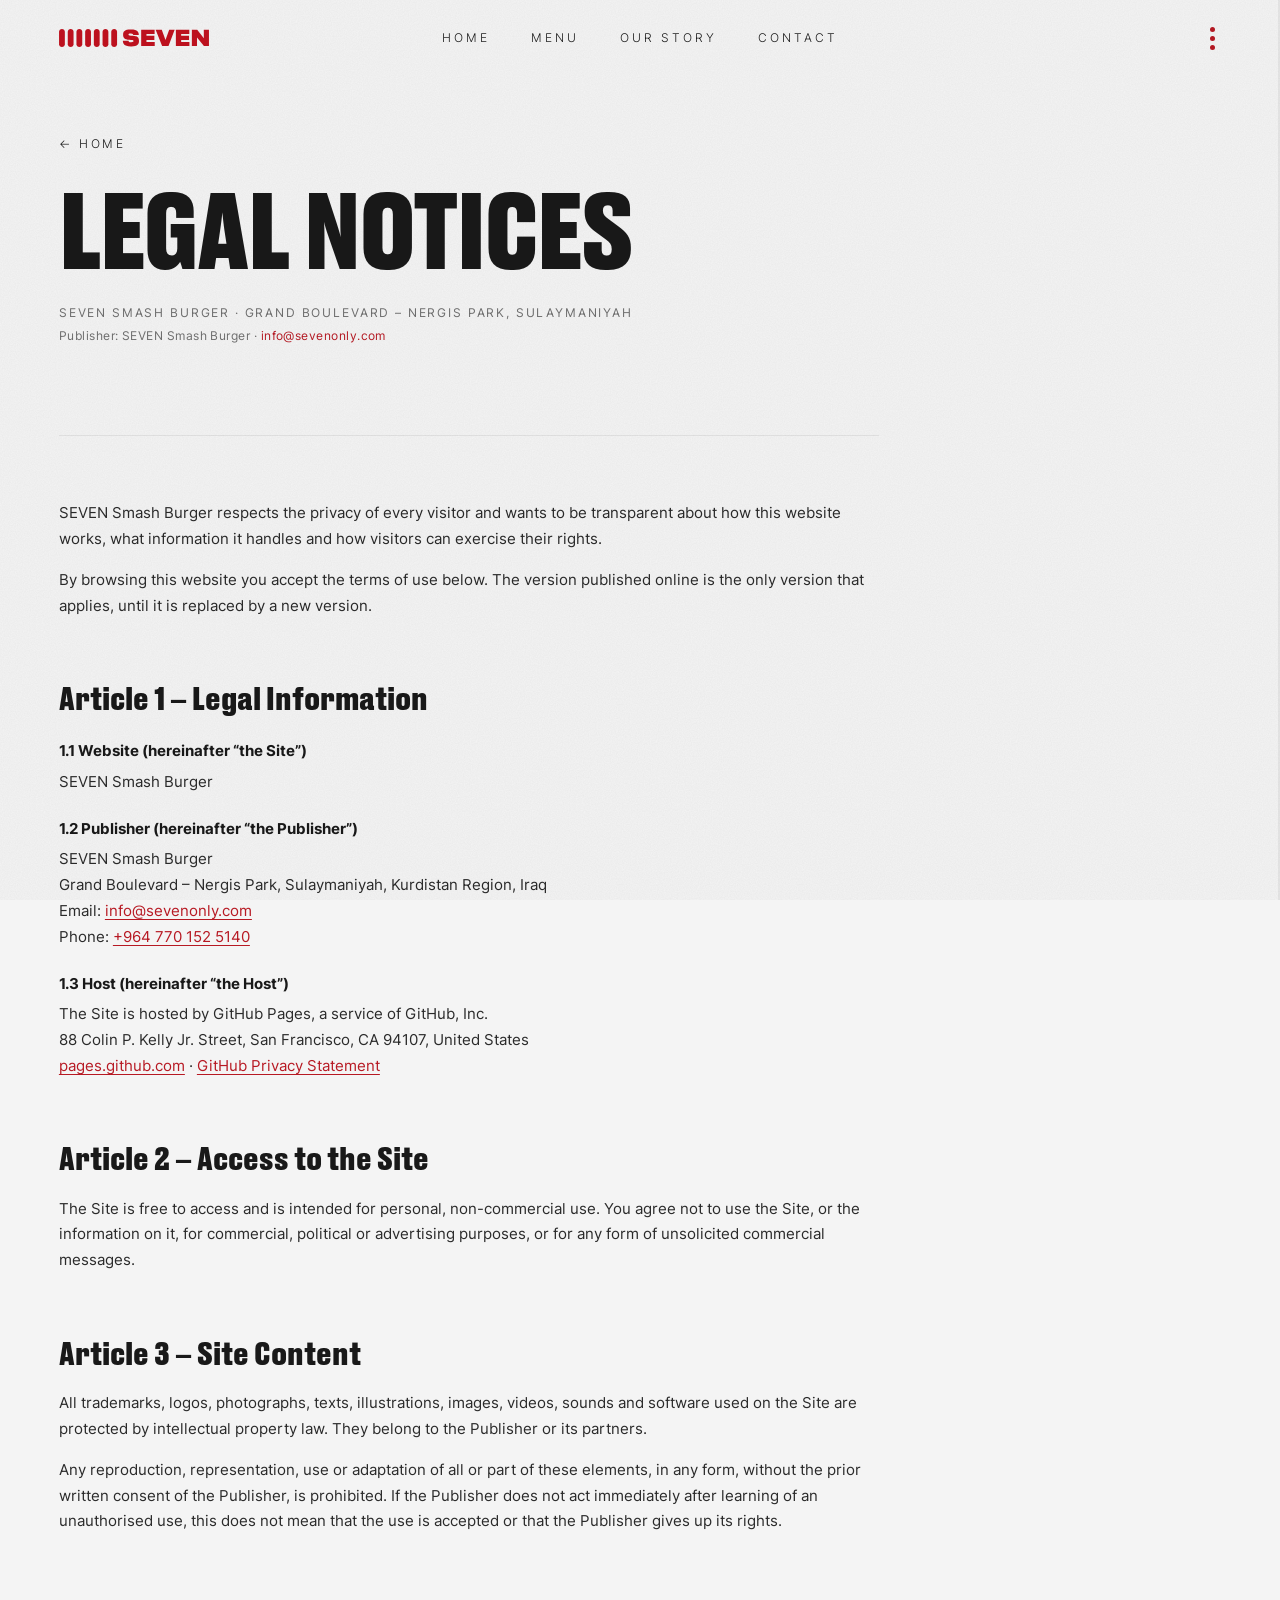
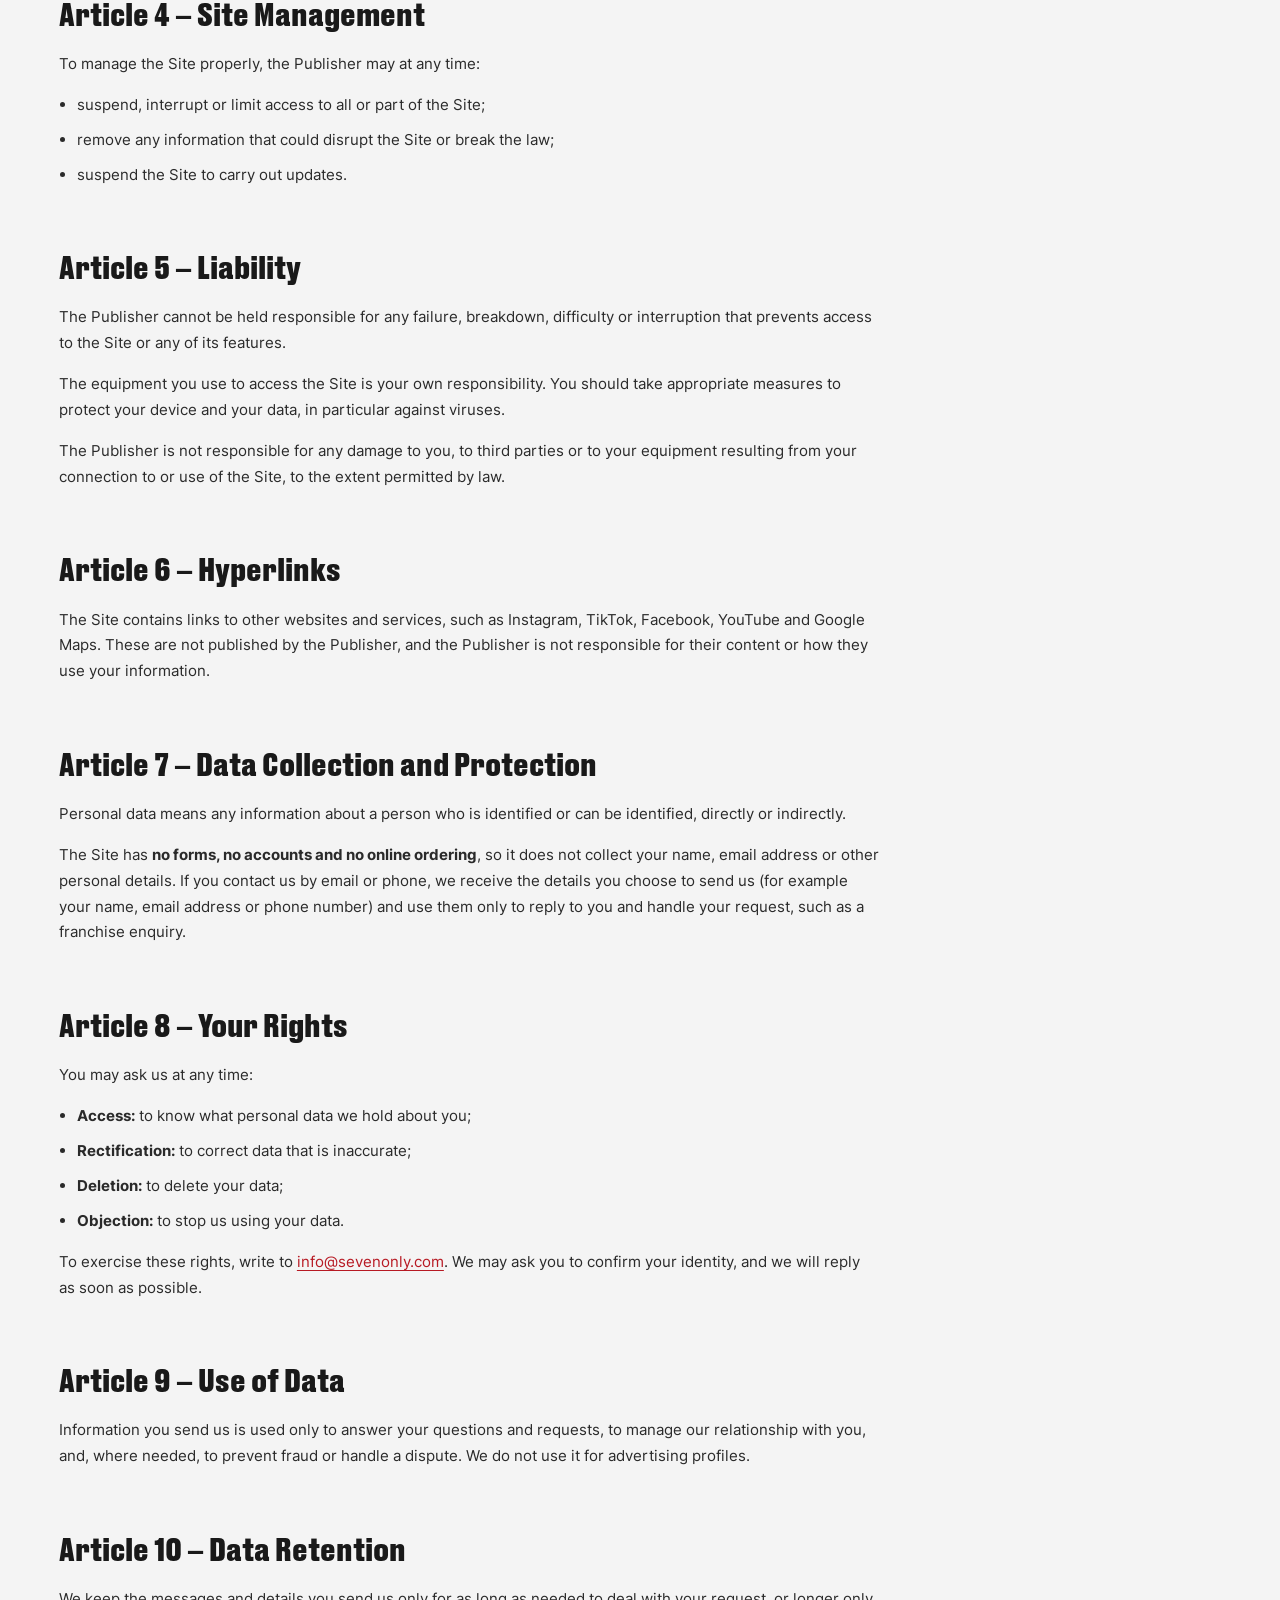
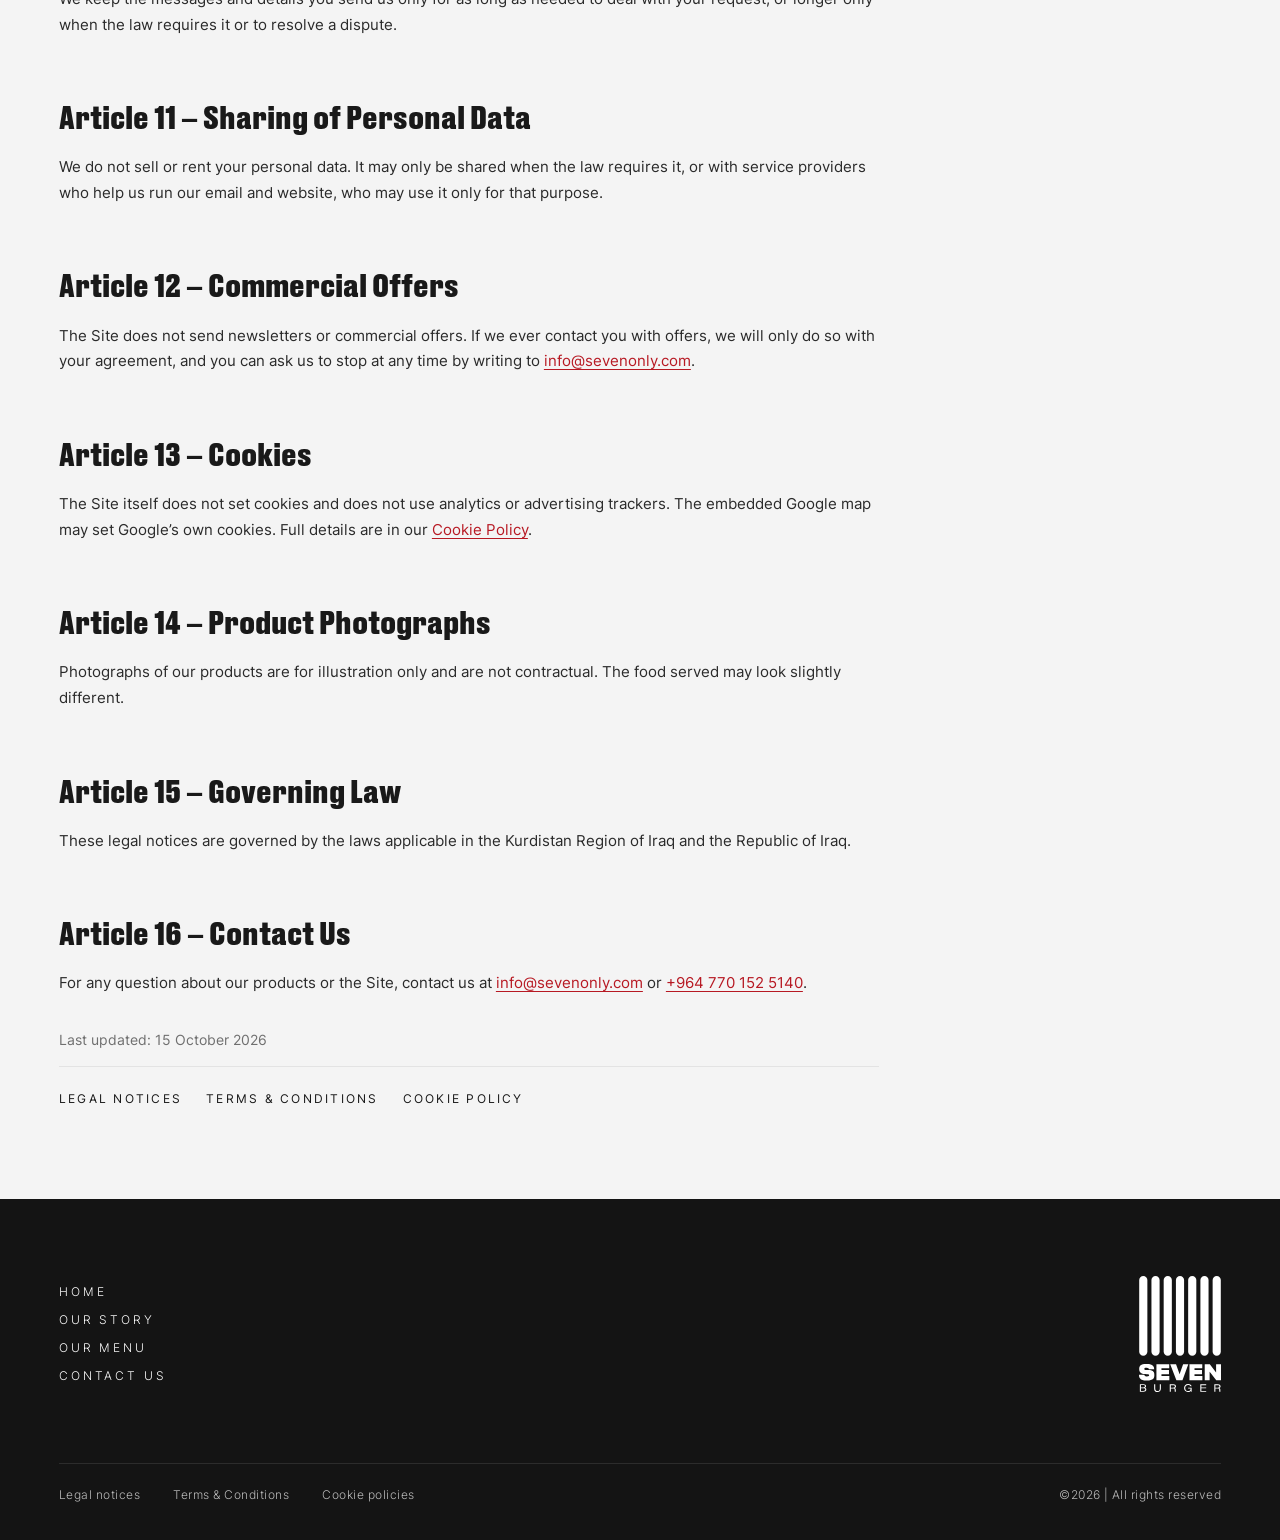
<file: legal-notices.html>
<!DOCTYPE html>
<html lang="en">
<head>
  <meta charset="UTF-8">
  <meta name="viewport" content="width=device-width, initial-scale=1.0, viewport-fit=cover">
  <meta http-equiv="Content-Security-Policy" content="default-src 'self'; script-src 'self'; style-src 'self' 'unsafe-inline'; img-src 'self' data: blob: https:; media-src 'self' blob: https:; font-src 'self'; connect-src 'self'; frame-src https://www.google.com https://maps.google.com https://www.youtube-nocookie.com; object-src 'none'; base-uri 'self'; form-action 'self' mailto:">
  <meta name="referrer" content="strict-origin-when-cross-origin">
  <meta name="description" content="Legal notices for the SEVEN Smash Burger website.">
  <link rel="canonical" href="https://sevenonly.com/legal-notices.html">
  <meta property="og:type" content="website">
  <meta property="og:site_name" content="SEVEN Smash Burger">
  <meta property="og:title" content="Legal Notices | SEVEN Smash Burger">
  <meta property="og:description" content="Legal notices for the SEVEN Smash Burger website.">
  <meta property="og:url" content="https://sevenonly.com/legal-notices.html">
  <meta property="og:image" content="https://sevenonly.com/assets/share-image.jpg">
  <meta property="og:image:width" content="1200">
  <meta property="og:image:height" content="630">
  <meta name="twitter:card" content="summary_large_image">
  <link rel="icon" href="assets/favicon.svg" type="image/svg+xml">
  <link rel="apple-touch-icon" href="assets/apple-touch-icon.png">
  <title>Legal Notices | SEVEN Smash Burger</title>
  <link rel="stylesheet" href="style.css?v=81">
  <!-- One design per screen type; screens/screens.js switches on only the matching file. -->
  <link rel="stylesheet" href="screens/mobile.css?v=81" data-screen-css="mobile" media="(max-width: 767px)">
  <link rel="stylesheet" href="screens/tablet.css?v=81" data-screen-css="tablet" media="(min-width: 768px) and (max-width: 1023px)">
  <link rel="stylesheet" href="screens/wide.css?v=81" data-screen-css="laptop desktop large" media="(min-width: 1024px)">
  <link rel="stylesheet" href="screens/laptop.css?v=81" data-screen-css="laptop" media="(min-width: 1024px) and (max-width: 1439px)">
  <link rel="stylesheet" href="screens/desktop.css?v=81" data-screen-css="desktop" media="(min-width: 1440px) and (max-width: 1919px)">
  <link rel="stylesheet" href="screens/large.css?v=81" data-screen-css="large" media="(min-width: 1920px)">
  <script src="screens/screens.js?v=81"></script>
  <link rel="stylesheet" href="art-direction.css?v=81">
  <link rel="stylesheet" href="scenes.css?v=81">
  <link rel="stylesheet" href="menu.css?v=81">
  <link rel="stylesheet" href="legal.css?v=81">
</head>
<body class="menu-page-body legal-page-body">
  <header id="header">
    <a href="index.html" class="header-logo" aria-label="SEVEN home"><img src="assets/seven-logo-horizontal.svg" alt="SEVEN" id="logo"></a>
    <nav class="header-nav wide-only" aria-label="Main navigation"><ul></ul></nav>
    <div class="header-actions">
      <button id="menu-button" type="button" aria-label="Open menu" aria-controls="menu" aria-expanded="false">
        <span class="menu-dots" aria-hidden="true"><i></i><i></i><i></i></span>
      </button>
    </div>
  </header>

  <nav id="menu" class="menu" aria-hidden="true">
    <button id="close-menu" type="button" aria-label="Close menu">&times;</button>
    <ul>
      <li><a href="index.html#home">Home</a></li>
      <li><a href="index.html#our-story">Our Story</a></li>
      <li><a href="menu.html">Our Menu</a></li>
      <li><a href="index.html#franchise">Franchise</a></li>
      <li><a href="index.html#our-location">Location</a></li>
    </ul>
  </nav>

  <main class="menu-page legal-page">
    <a class="menu-page__back" href="index.html" aria-label="Back to home">← HOME</a>
    <header class="menu-page__heading">
      <h1>LEGAL NOTICES</h1>
      <p class="legal__company">SEVEN SMASH BURGER · GRAND BOULEVARD – NERGIS PARK, SULAYMANIYAH</p>
      <p class="legal__publisher">Publisher: SEVEN Smash Burger · <a href="mailto:info@sevenonly.com">info@sevenonly.com</a></p>
    </header>
    <article class="legal">
      <p>SEVEN Smash Burger respects the privacy of every visitor and wants to be transparent about how this website works, what information it handles and how visitors can exercise their rights.</p>
      <p>By browsing this website you accept the terms of use below. The version published online is the only version that applies, until it is replaced by a new version.</p>

      <h2>Article 1 – Legal Information</h2>
      <h3>1.1 Website (hereinafter “the Site”)</h3>
      <p>SEVEN Smash Burger</p>
      <h3>1.2 Publisher (hereinafter “the Publisher”)</h3>
      <p>SEVEN Smash Burger<br>Grand Boulevard – Nergis Park, Sulaymaniyah, Kurdistan Region, Iraq<br>
        Email: <a href="mailto:info@sevenonly.com">info@sevenonly.com</a><br>
        Phone: <a href="tel:+9647701525140">+964 770 152 5140</a></p>
      <h3>1.3 Host (hereinafter “the Host”)</h3>
      <p>The Site is hosted by GitHub Pages, a service of GitHub, Inc.<br>88 Colin P. Kelly Jr. Street, San Francisco, CA 94107, United States<br>
        <a href="https://pages.github.com" target="_blank" rel="noopener noreferrer">pages.github.com</a> · <a href="https://docs.github.com/en/site-policy/privacy-policies/github-general-privacy-statement" target="_blank" rel="noopener noreferrer">GitHub Privacy Statement</a></p>

      <h2>Article 2 – Access to the Site</h2>
      <p>The Site is free to access and is intended for personal, non-commercial use. You agree not to use the Site, or the information on it, for commercial, political or advertising purposes, or for any form of unsolicited commercial messages.</p>

      <h2>Article 3 – Site Content</h2>
      <p>All trademarks, logos, photographs, texts, illustrations, images, videos, sounds and software used on the Site are protected by intellectual property law. They belong to the Publisher or its partners.</p>
      <p>Any reproduction, representation, use or adaptation of all or part of these elements, in any form, without the prior written consent of the Publisher, is prohibited. If the Publisher does not act immediately after learning of an unauthorised use, this does not mean that the use is accepted or that the Publisher gives up its rights.</p>

      <h2>Article 4 – Site Management</h2>
      <p>To manage the Site properly, the Publisher may at any time:</p>
      <ul>
        <li>suspend, interrupt or limit access to all or part of the Site;</li>
        <li>remove any information that could disrupt the Site or break the law;</li>
        <li>suspend the Site to carry out updates.</li>
      </ul>

      <h2>Article 5 – Liability</h2>
      <p>The Publisher cannot be held responsible for any failure, breakdown, difficulty or interruption that prevents access to the Site or any of its features.</p>
      <p>The equipment you use to access the Site is your own responsibility. You should take appropriate measures to protect your device and your data, in particular against viruses.</p>
      <p>The Publisher is not responsible for any damage to you, to third parties or to your equipment resulting from your connection to or use of the Site, to the extent permitted by law.</p>

      <h2>Article 6 – Hyperlinks</h2>
      <p>The Site contains links to other websites and services, such as Instagram, TikTok, Facebook, YouTube and Google Maps. These are not published by the Publisher, and the Publisher is not responsible for their content or how they use your information.</p>

      <h2>Article 7 – Data Collection and Protection</h2>
      <p>Personal data means any information about a person who is identified or can be identified, directly or indirectly.</p>
      <p>The Site has <strong>no forms, no accounts and no online ordering</strong>, so it does not collect your name, email address or other personal details. If you contact us by email or phone, we receive the details you choose to send us (for example your name, email address or phone number) and use them only to reply to you and handle your request, such as a franchise enquiry.</p>

      <h2>Article 8 – Your Rights</h2>
      <p>You may ask us at any time:</p>
      <ul>
        <li><strong>Access:</strong> to know what personal data we hold about you;</li>
        <li><strong>Rectification:</strong> to correct data that is inaccurate;</li>
        <li><strong>Deletion:</strong> to delete your data;</li>
        <li><strong>Objection:</strong> to stop us using your data.</li>
      </ul>
      <p>To exercise these rights, write to <a href="mailto:info@sevenonly.com">info@sevenonly.com</a>. We may ask you to confirm your identity, and we will reply as soon as possible.</p>

      <h2>Article 9 – Use of Data</h2>
      <p>Information you send us is used only to answer your questions and requests, to manage our relationship with you, and, where needed, to prevent fraud or handle a dispute. We do not use it for advertising profiles.</p>

      <h2>Article 10 – Data Retention</h2>
      <p>We keep the messages and details you send us only for as long as needed to deal with your request, or longer only when the law requires it or to resolve a dispute.</p>

      <h2>Article 11 – Sharing of Personal Data</h2>
      <p>We do not sell or rent your personal data. It may only be shared when the law requires it, or with service providers who help us run our email and website, who may use it only for that purpose.</p>

      <h2>Article 12 – Commercial Offers</h2>
      <p>The Site does not send newsletters or commercial offers. If we ever contact you with offers, we will only do so with your agreement, and you can ask us to stop at any time by writing to <a href="mailto:info@sevenonly.com">info@sevenonly.com</a>.</p>

      <h2>Article 13 – Cookies</h2>
      <p>The Site itself does not set cookies and does not use analytics or advertising trackers. The embedded Google map may set Google’s own cookies. Full details are in our <a href="cookies.html">Cookie Policy</a>.</p>

      <h2>Article 14 – Product Photographs</h2>
      <p>Photographs of our products are for illustration only and are not contractual. The food served may look slightly different.</p>

      <h2>Article 15 – Governing Law</h2>
      <p>These legal notices are governed by the laws applicable in the Kurdistan Region of Iraq and the Republic of Iraq.</p>

      <h2>Article 16 – Contact Us</h2>
      <p>For any question about our products or the Site, contact us at <a href="mailto:info@sevenonly.com">info@sevenonly.com</a> or <a href="tel:+9647701525140">+964 770 152 5140</a>.</p>
      <p class="legal__updated">Last updated: 15 October 2026</p>
      <nav class="legal__see-also" aria-label="Legal pages"><a href="legal-notices.html">Legal Notices</a><a href="terms.html">Terms &amp; Conditions</a><a href="cookies.html">Cookie Policy</a></nav>
    </article>
  </main>

  <!-- Same footer as the homepage; links and text come from content/site.json → footer. -->
  <footer class="site-footer" aria-label="Website footer">
    <div class="site-footer__inner">
      <nav class="site-footer__nav" aria-label="Footer navigation">
        <a href="index.html#home">Home</a>
        <a href="index.html#our-story">Our Story</a>
        <a href="menu.html">Our Menu</a>
        <a href="index.html#contact">Contact Us</a>
      </nav>
      <a class="site-footer__logo" href="index.html#home" aria-label="SEVEN home"><img src="assets/seven-logo-vertical-white.svg" alt="SEVEN Burger"></a>
      <div class="site-footer__legal">
        <a href="legal-notices.html">Legal notices</a>
        <a href="terms.html">Terms &amp; Conditions</a>
        <a href="cookies.html">Cookie policies</a>
      </div>
      <p class="site-footer__copyright">©2026 | All rights reserved</p>
    </div>
  </footer>
  <script src="content/content-bundle.js?v=81"></script>
  <script src="site-config.js?v=81" data-then="script.js?v=81 scenes.js?v=81"></script>
</body>
</html>
</file>
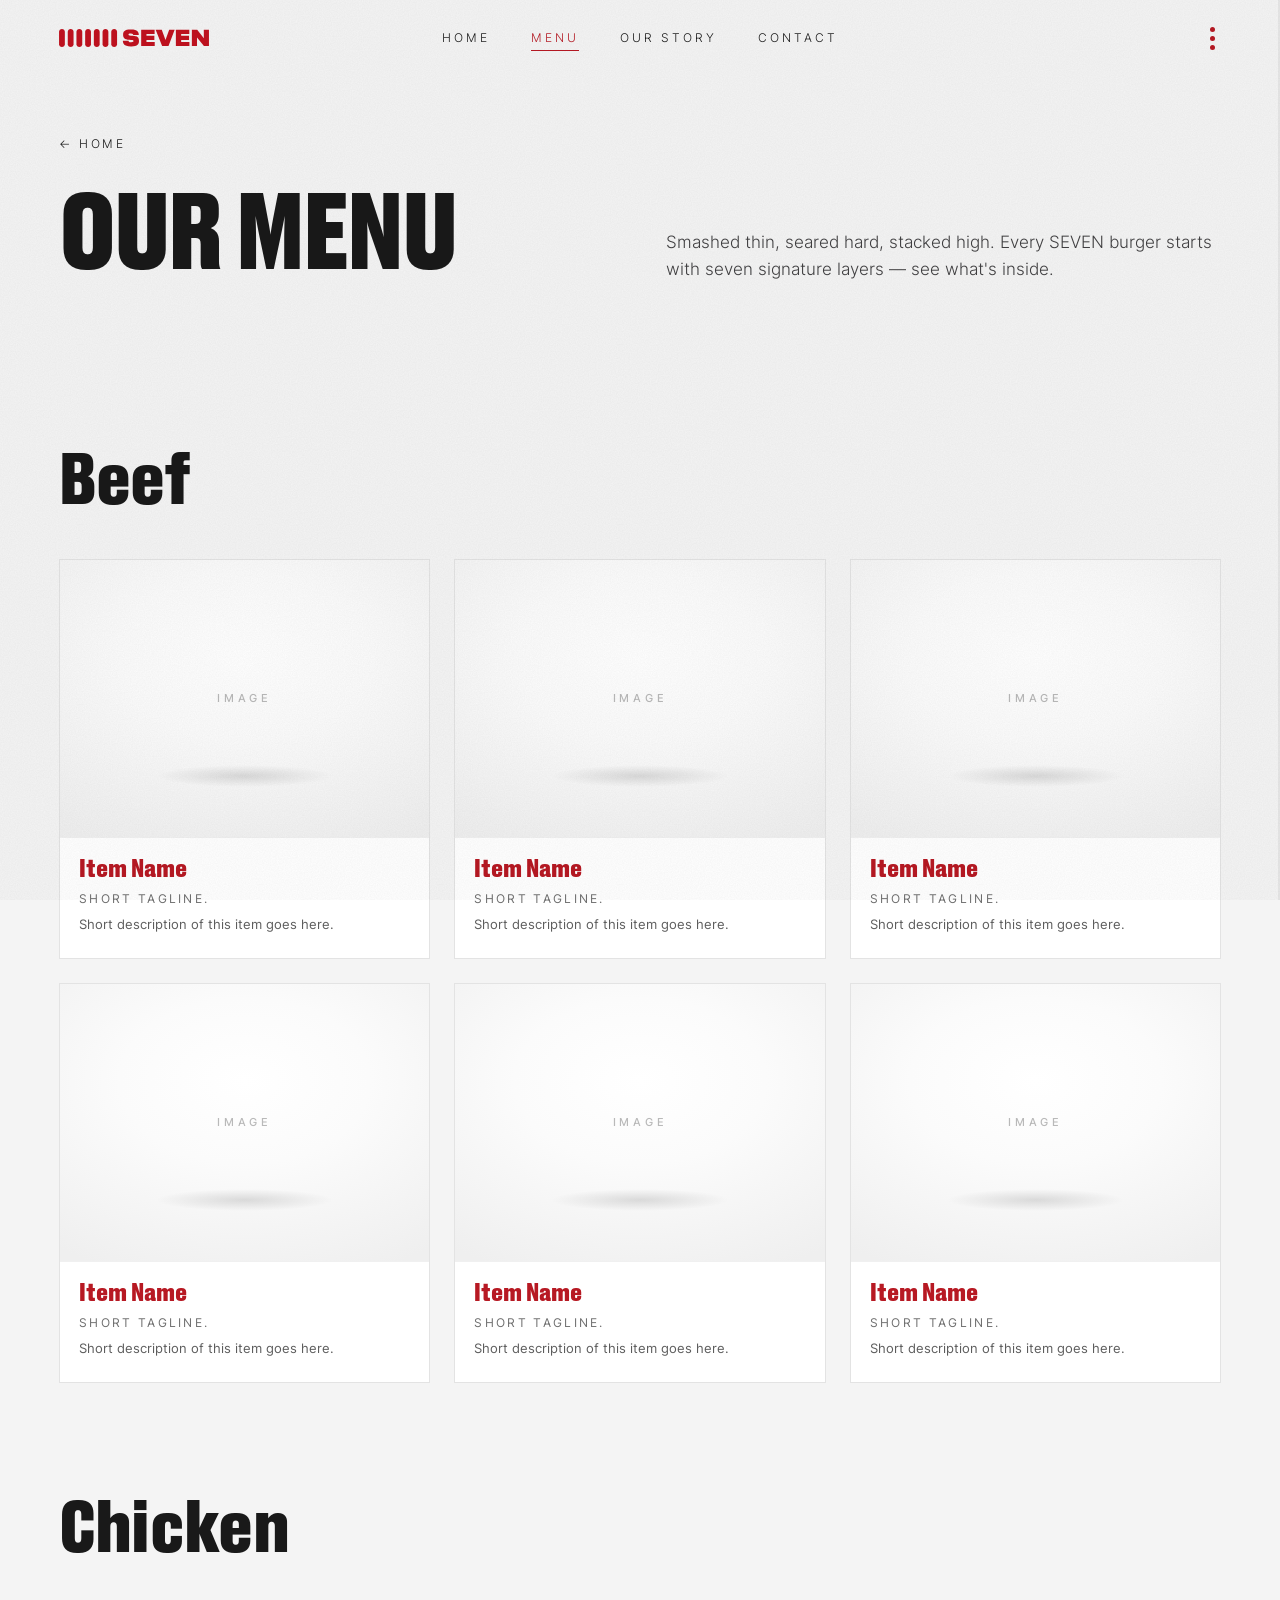
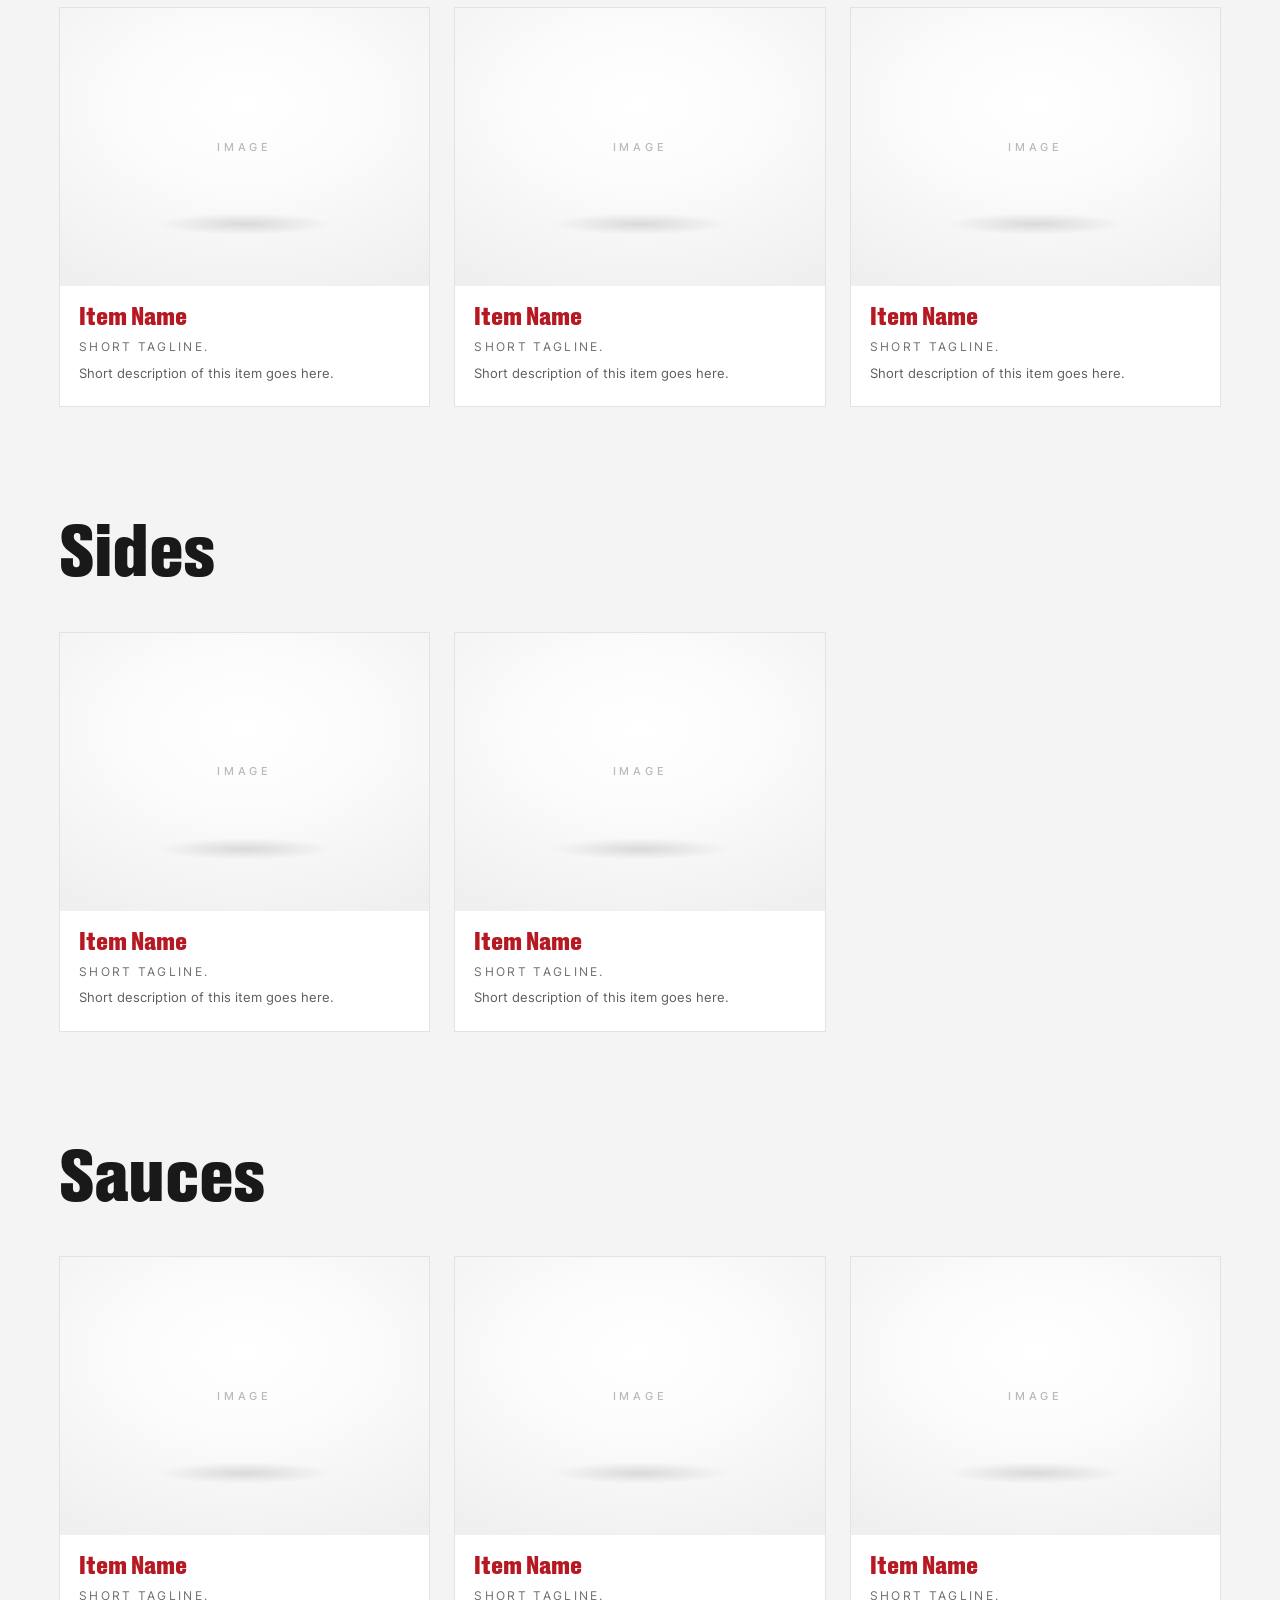
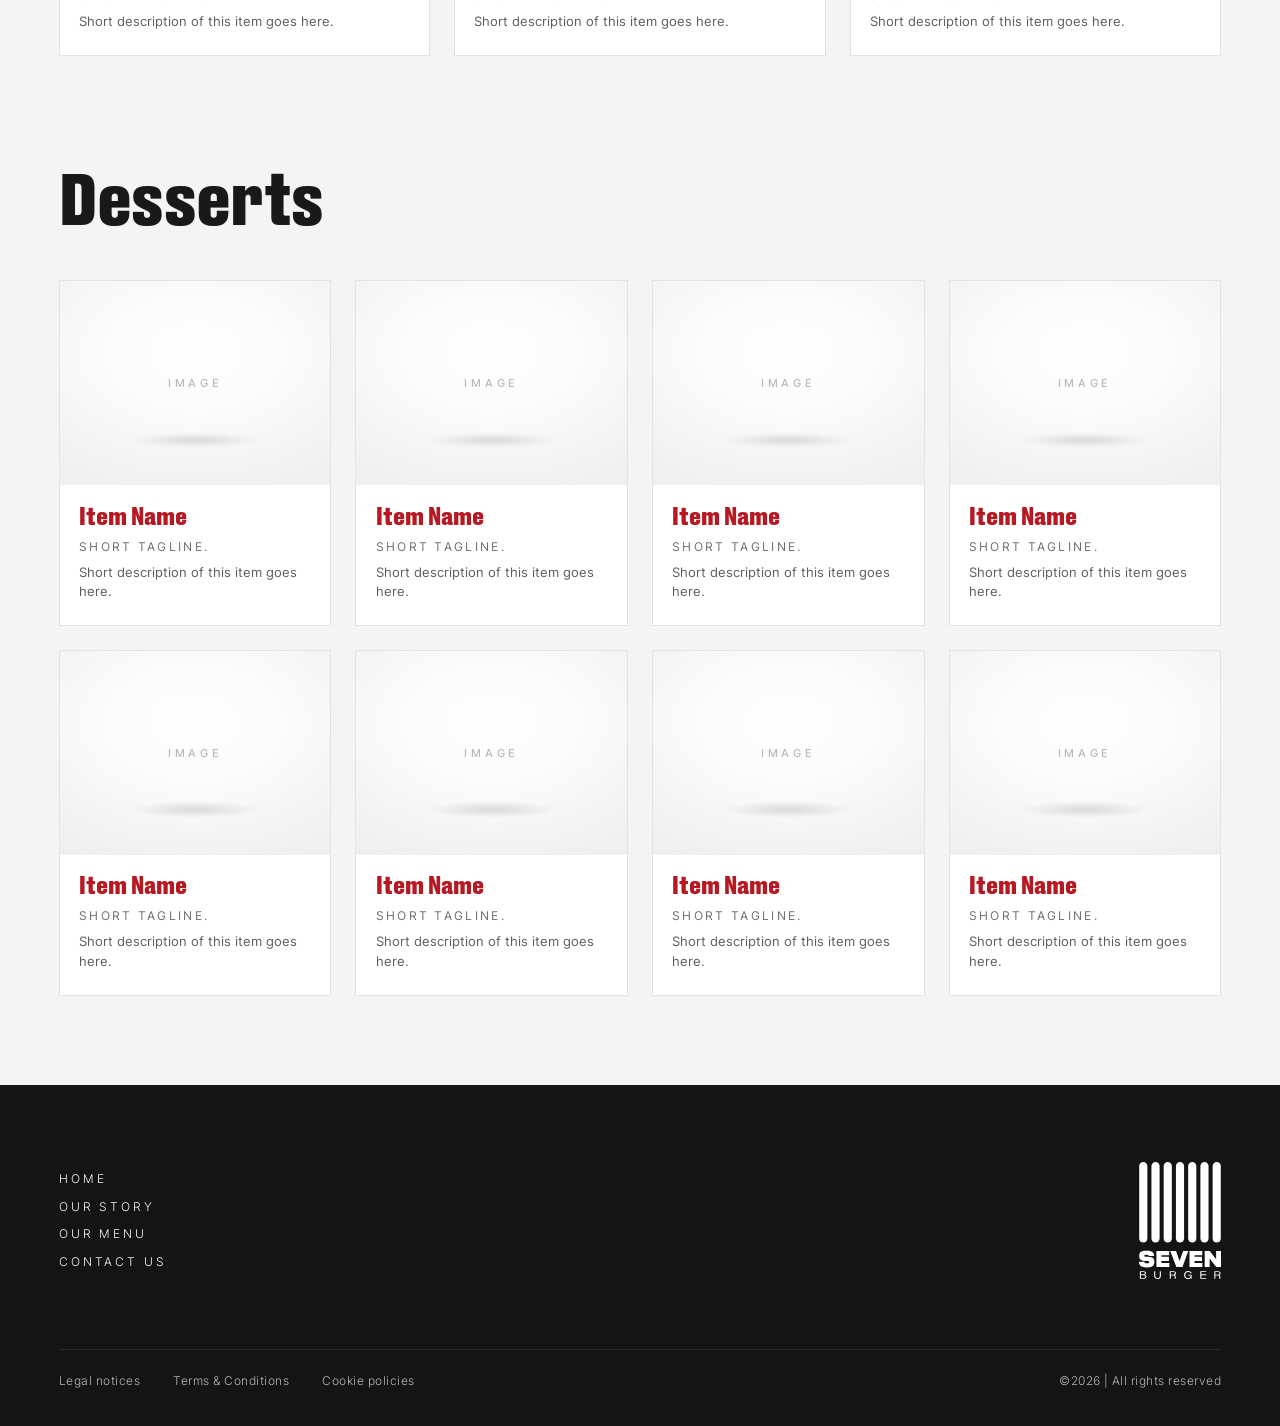
<file: menu.html>
<!DOCTYPE html>
<html lang="en">
<head>
  <meta charset="UTF-8">
  <meta name="viewport" content="width=device-width, initial-scale=1.0, viewport-fit=cover">
  <meta http-equiv="Content-Security-Policy" content="default-src 'self'; script-src 'self'; style-src 'self' 'unsafe-inline'; img-src 'self' data: blob: https:; media-src 'self' blob: https:; font-src 'self'; connect-src 'self'; frame-src https://www.google.com https://maps.google.com https://www.youtube-nocookie.com; object-src 'none'; base-uri 'self'; form-action 'self' mailto:">
  <meta name="referrer" content="strict-origin-when-cross-origin">
  <meta name="description" content="The SEVEN menu: smash burgers, chicken, sides, sauces and desserts.">
  <link rel="canonical" href="https://sevenonly.com/menu.html">
  <meta property="og:type" content="website">
  <meta property="og:site_name" content="SEVEN Smash Burger">
  <meta property="og:title" content="Menu | SEVEN Smash Burger">
  <meta property="og:description" content="The SEVEN menu: smash burgers, chicken, sides, sauces and desserts.">
  <meta property="og:url" content="https://sevenonly.com/menu.html">
  <meta property="og:image" content="https://sevenonly.com/assets/share-image.jpg">
  <meta property="og:image:width" content="1200">
  <meta property="og:image:height" content="630">
  <meta name="twitter:card" content="summary_large_image">
  <link rel="icon" href="assets/favicon.svg" type="image/svg+xml">
  <link rel="apple-touch-icon" href="assets/apple-touch-icon.png">
  <title>Menu | SEVEN Smash Burger</title>
  <link rel="stylesheet" href="style.css?v=81">
  <!-- One design per screen type; screens/screens.js switches on only the matching file. -->
  <link rel="stylesheet" href="screens/mobile.css?v=81" data-screen-css="mobile" media="(max-width: 767px)">
  <link rel="stylesheet" href="screens/tablet.css?v=81" data-screen-css="tablet" media="(min-width: 768px) and (max-width: 1023px)">
  <link rel="stylesheet" href="screens/wide.css?v=81" data-screen-css="laptop desktop large" media="(min-width: 1024px)">
  <link rel="stylesheet" href="screens/laptop.css?v=81" data-screen-css="laptop" media="(min-width: 1024px) and (max-width: 1439px)">
  <link rel="stylesheet" href="screens/desktop.css?v=81" data-screen-css="desktop" media="(min-width: 1440px) and (max-width: 1919px)">
  <link rel="stylesheet" href="screens/large.css?v=81" data-screen-css="large" media="(min-width: 1920px)">
  <script src="screens/screens.js?v=81"></script>
  <link rel="stylesheet" href="art-direction.css?v=81">
  <link rel="stylesheet" href="scenes.css?v=81">
  <link rel="stylesheet" href="menu.css?v=81">
</head>
<body class="menu-page-body">
  <header id="header">
    <a href="index.html" class="header-logo" aria-label="SEVEN home"><img src="assets/seven-logo-horizontal.svg" alt="SEVEN" id="logo"></a>
    <nav class="header-nav wide-only" aria-label="Main navigation"><ul></ul></nav>
    <div class="header-actions">
      <button id="menu-button" type="button" aria-label="Open menu" aria-controls="menu" aria-expanded="false">
        <span class="menu-dots" aria-hidden="true"><i></i><i></i><i></i></span>
      </button>
    </div>
  </header>

  <nav id="menu" class="menu" aria-hidden="true">
    <button id="close-menu" type="button" aria-label="Close menu">&times;</button>
    <ul>
      <li><a href="index.html#home">Home</a></li>
      <li><a href="index.html#our-story">Our Story</a></li>
      <li><a href="menu.html" aria-current="true">Our Menu</a></li>
      <li><a href="index.html#franchise">Franchise</a></li>
      <li><a href="index.html#our-location">Location</a></li>
    </ul>
  </nav>

  <main class="menu-page">
    <a class="menu-page__back" href="index.html" aria-label="Back to home">← HOME</a>
    <header class="menu-page__heading">
      <h1>OUR MENU</h1>
      <p>Smashed thin, seared hard, stacked high. Every SEVEN burger<br class="desktop-break"> starts with seven signature layers — see what's inside.</p>
    </header>
    <!-- One section per category. Categories and items are edited in content/menu.json (or admin.html → Menu page). -->
    <div class="menu-sections"></div>
  </main>

  <!-- Same footer as the homepage; links and text come from content/site.json → footer. -->
  <footer class="site-footer" aria-label="Website footer">
    <div class="site-footer__inner">
      <nav class="site-footer__nav" aria-label="Footer navigation">
        <a href="index.html#home">Home</a>
        <a href="index.html#our-story">Our Story</a>
        <a href="menu.html">Our Menu</a>
        <a href="index.html#contact">Contact Us</a>
      </nav>
      <a class="site-footer__logo" href="index.html#home" aria-label="SEVEN home"><img src="assets/seven-logo-vertical-white.svg" alt="SEVEN Burger"></a>
      <div class="site-footer__legal">
        <a href="legal-notices.html">Legal notices</a>
        <a href="terms.html">Terms &amp; Conditions</a>
        <a href="cookies.html">Cookie policies</a>
      </div>
      <p class="site-footer__copyright">©2026 | All rights reserved</p>
    </div>
  </footer>
  <script src="content/content-bundle.js?v=81"></script>
  <script src="site-config.js?v=81" data-then="script.js?v=81 menu.js?v=81 scenes.js?v=81"></script>
</body>
</html>
</file>
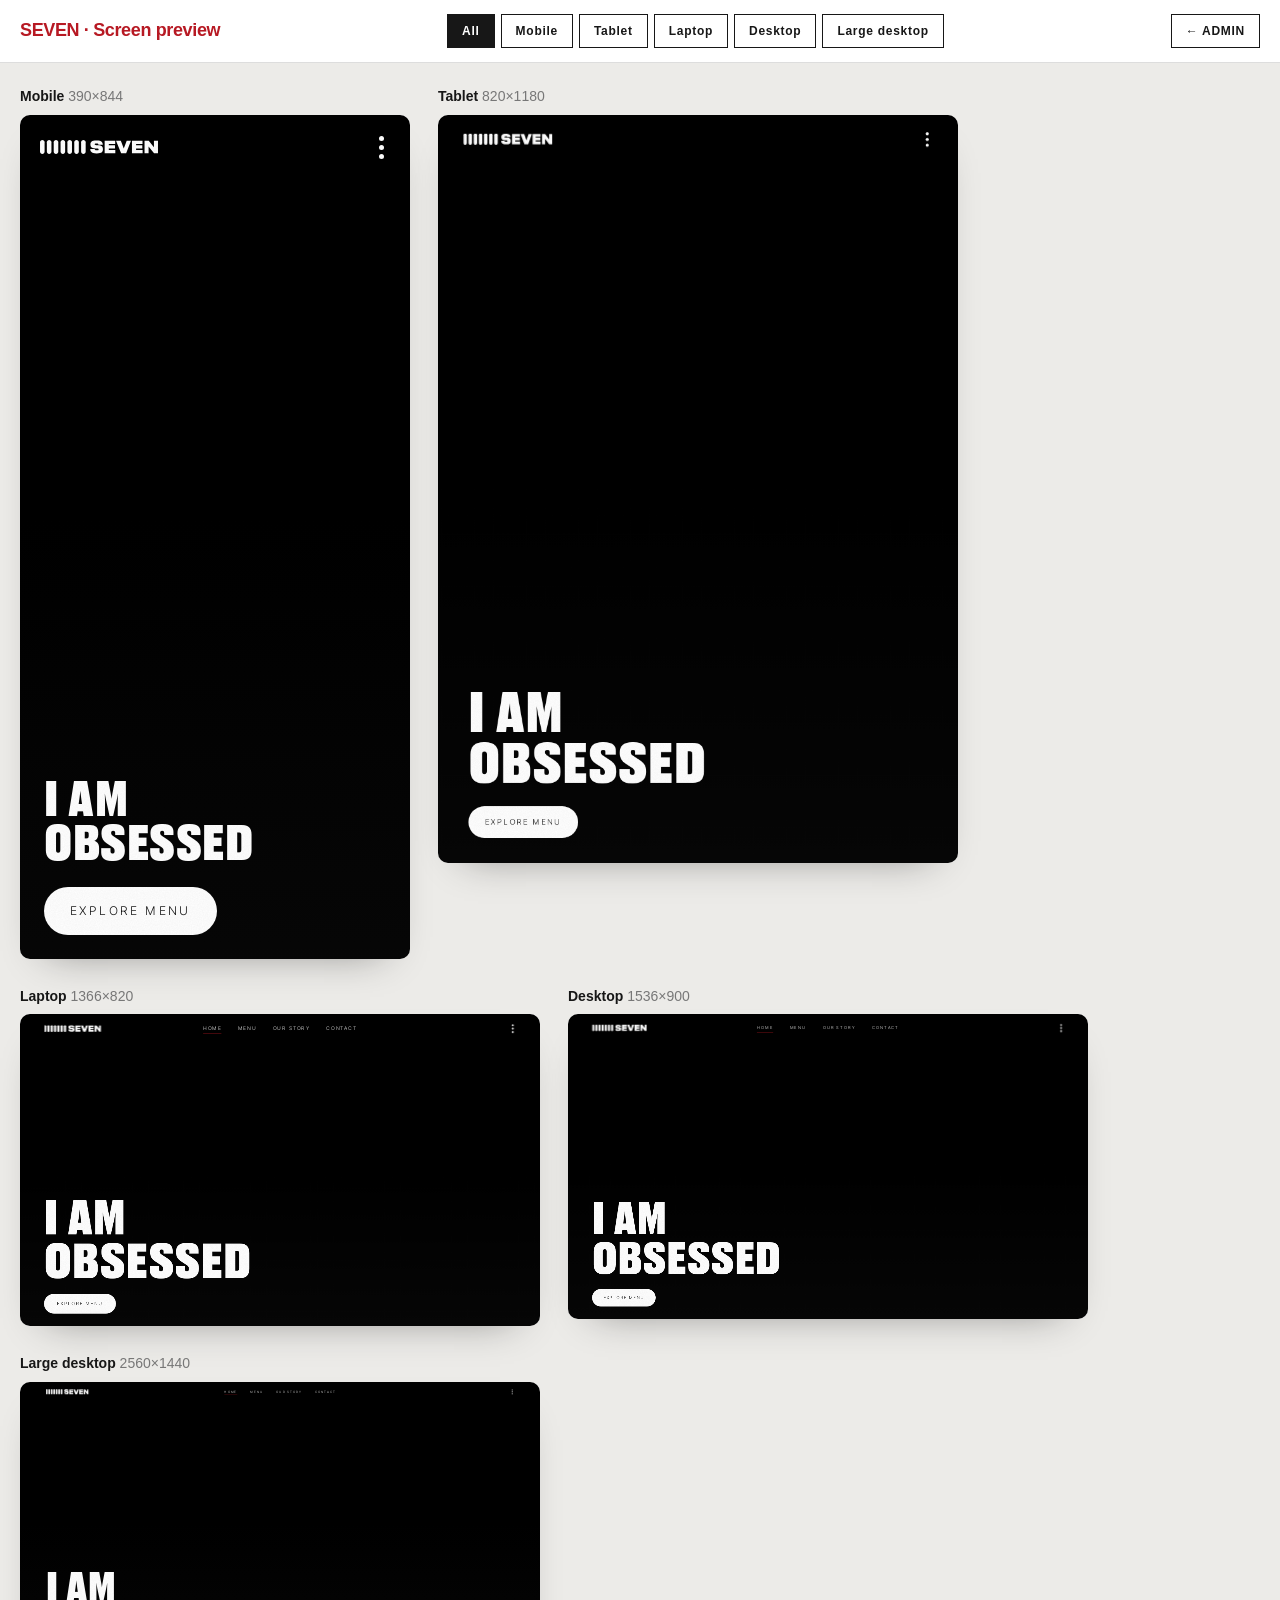
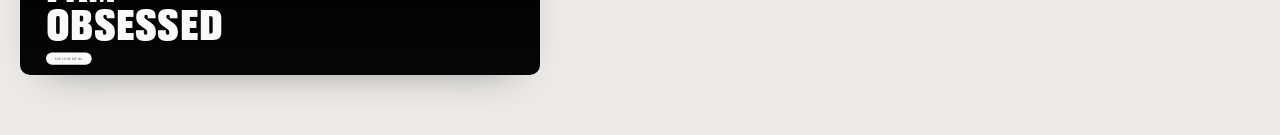
<file: preview.html>
<!doctype html>
<html lang="en">
<head>
  <meta charset="UTF-8">
  <meta name="viewport" content="width=device-width, initial-scale=1.0">
  <title>SEVEN - Screen preview</title>
  <style>
    :root { --red: #b71923; --ink: #171717; }
    * { box-sizing: border-box; }
    body { margin: 0; background: #ecebe8; color: var(--ink); font: 14px/1.4 Inter, Arial, sans-serif; }
    header { position: sticky; top: 0; z-index: 2; display: flex; flex-wrap: wrap; gap: 10px; align-items: center; justify-content: space-between; padding: 14px 20px; background: #fff; border-bottom: 1px solid #ddd; }
    header strong { color: var(--red); font-size: 18px; letter-spacing: -.02em; }
    header a, button { padding: 9px 14px; border: 1px solid var(--ink); background: #fff; color: var(--ink); font: 600 12px Inter, Arial, sans-serif; letter-spacing: .06em; text-decoration: none; cursor: pointer; }
    .tabs { display: flex; flex-wrap: wrap; gap: 6px; }
    .tabs button[aria-pressed="true"] { background: var(--ink); color: #fff; }
    main { display: flex; flex-wrap: wrap; gap: 28px; align-items: flex-start; padding: 24px 20px 60px; }
    figure { margin: 0; }
    figcaption { margin-bottom: 8px; font-weight: 600; }
    figcaption span { color: #777; font-weight: 400; }
    .frame { overflow: hidden; background: #fff; border-radius: 10px; box-shadow: 0 18px 40px -26px rgba(0,0,0,.45); }
    iframe { display: block; border: 0; transform-origin: 0 0; }
  </style>
</head>
<body>
  <header>
    <strong>SEVEN · Screen preview</strong>
    <div class="tabs" id="tabs"></div>
    <a href="admin.html">← ADMIN</a>
  </header>
  <main id="frames"></main>
  <script src="preview.js?v=70"></script>
</body>
</html>
</file>
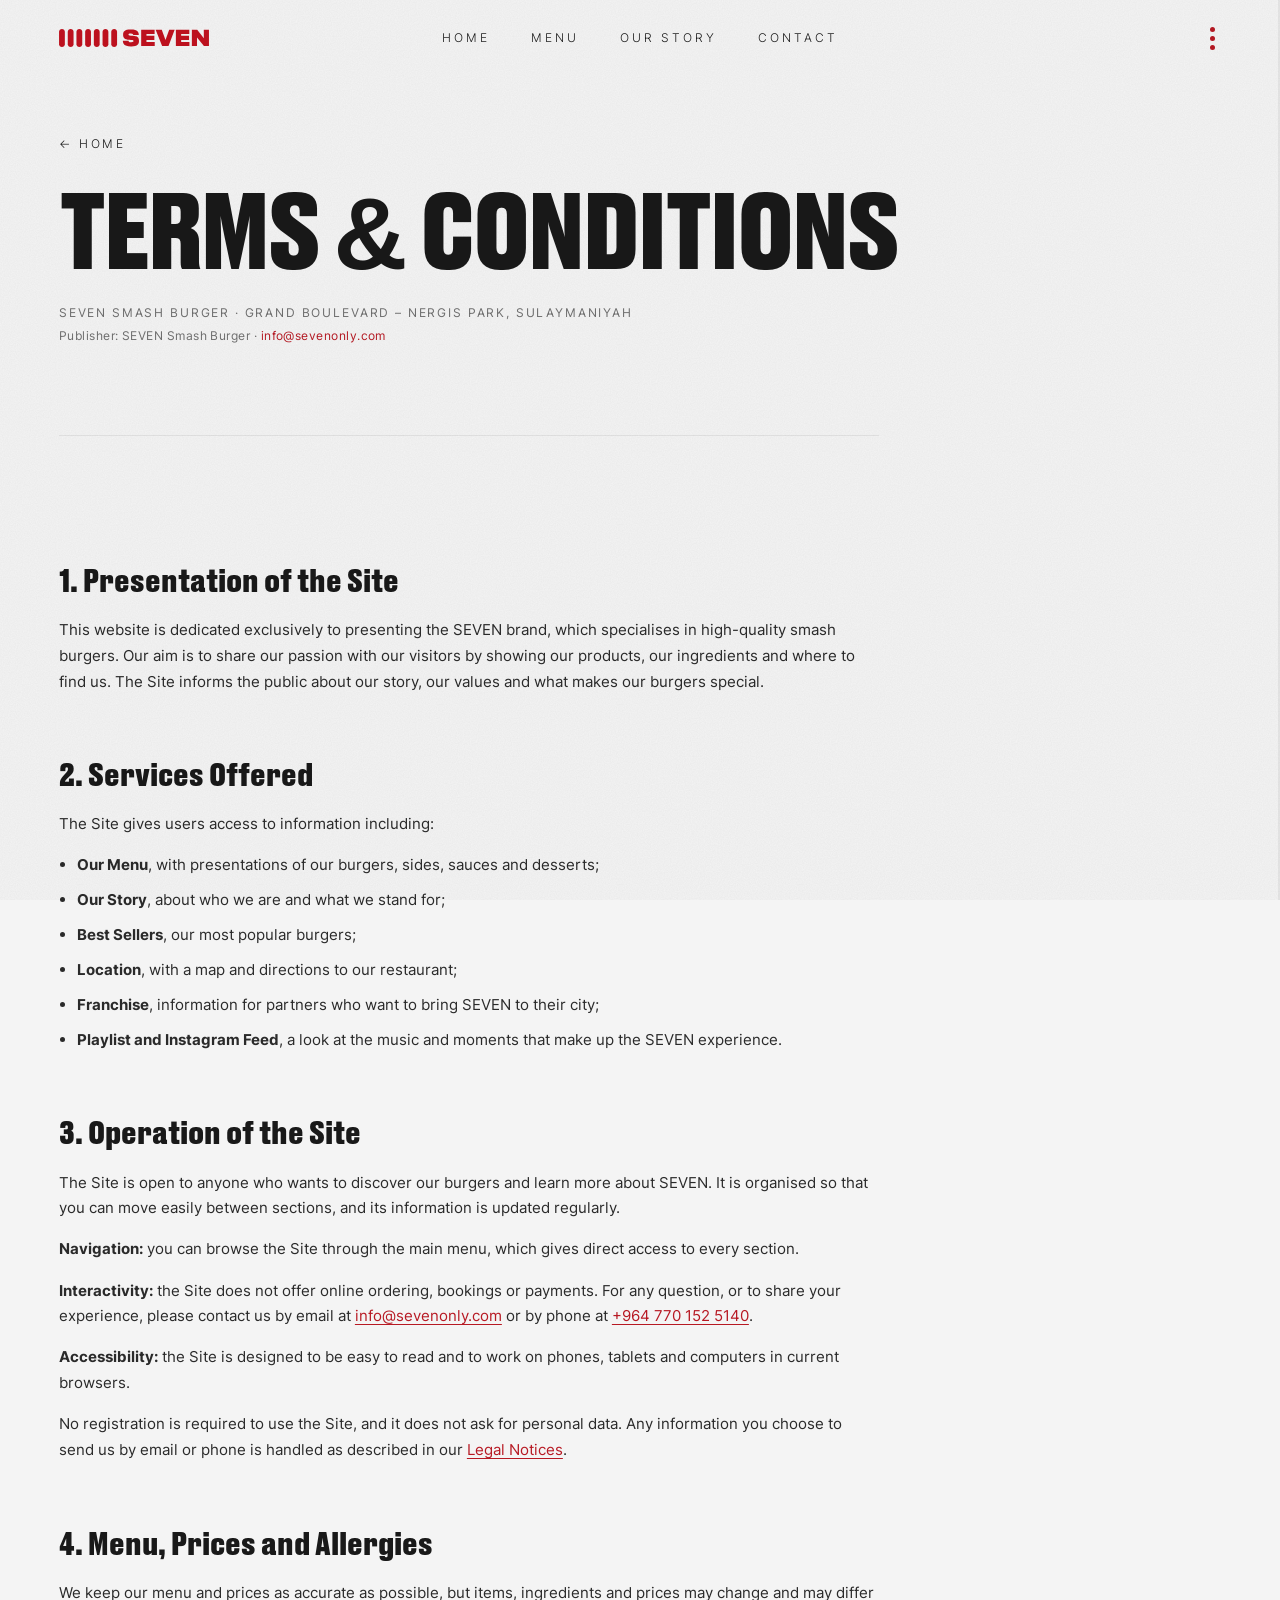
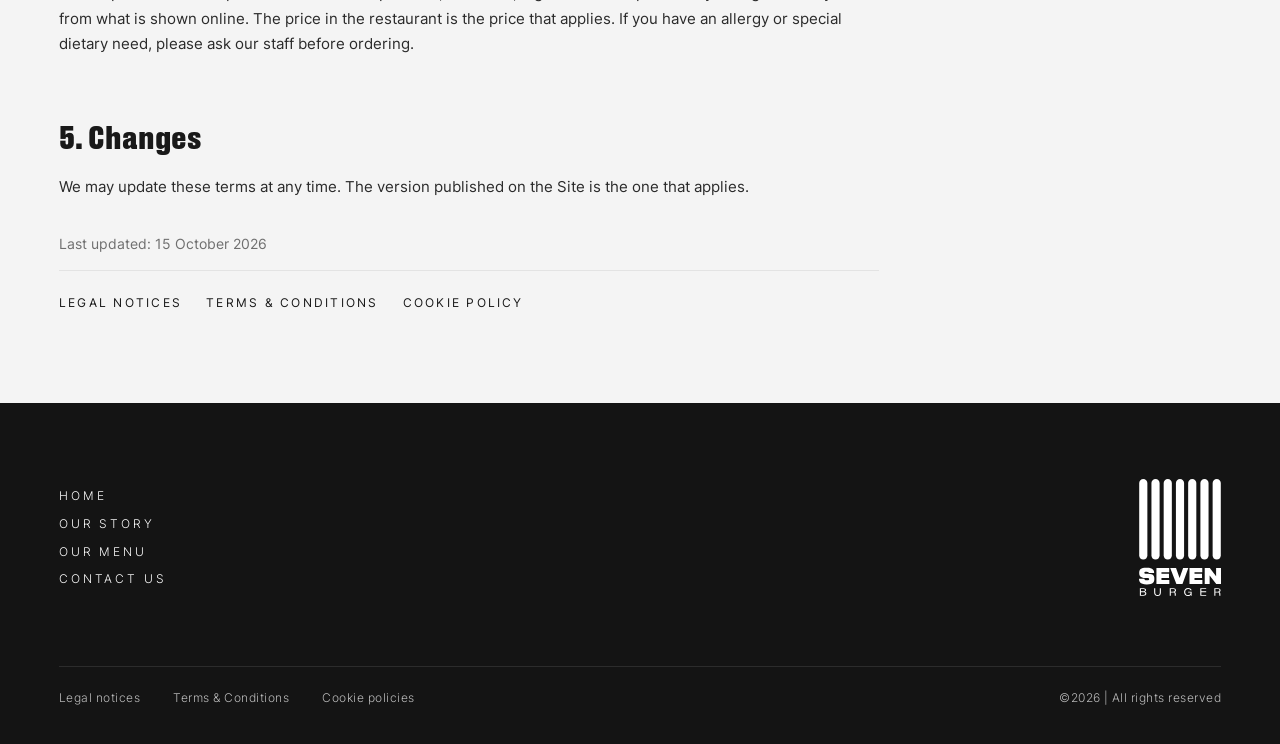
<file: terms.html>
<!DOCTYPE html>
<html lang="en">
<head>
  <meta charset="UTF-8">
  <meta name="viewport" content="width=device-width, initial-scale=1.0, viewport-fit=cover">
  <meta http-equiv="Content-Security-Policy" content="default-src 'self'; script-src 'self'; style-src 'self' 'unsafe-inline'; img-src 'self' data: blob: https:; media-src 'self' blob: https:; font-src 'self'; connect-src 'self'; frame-src https://www.google.com https://maps.google.com https://www.youtube-nocookie.com; object-src 'none'; base-uri 'self'; form-action 'self' mailto:">
  <meta name="referrer" content="strict-origin-when-cross-origin">
  <meta name="description" content="Terms and conditions of the SEVEN Smash Burger website.">
  <link rel="canonical" href="https://sevenonly.com/terms.html">
  <meta property="og:type" content="website">
  <meta property="og:site_name" content="SEVEN Smash Burger">
  <meta property="og:title" content="Terms &amp; Conditions | SEVEN Smash Burger">
  <meta property="og:description" content="Terms and conditions of the SEVEN Smash Burger website.">
  <meta property="og:url" content="https://sevenonly.com/terms.html">
  <meta property="og:image" content="https://sevenonly.com/assets/share-image.jpg">
  <meta property="og:image:width" content="1200">
  <meta property="og:image:height" content="630">
  <meta name="twitter:card" content="summary_large_image">
  <link rel="icon" href="assets/favicon.svg" type="image/svg+xml">
  <link rel="apple-touch-icon" href="assets/apple-touch-icon.png">
  <title>Terms &amp; Conditions | SEVEN Smash Burger</title>
  <link rel="stylesheet" href="style.css?v=81">
  <!-- One design per screen type; screens/screens.js switches on only the matching file. -->
  <link rel="stylesheet" href="screens/mobile.css?v=81" data-screen-css="mobile" media="(max-width: 767px)">
  <link rel="stylesheet" href="screens/tablet.css?v=81" data-screen-css="tablet" media="(min-width: 768px) and (max-width: 1023px)">
  <link rel="stylesheet" href="screens/wide.css?v=81" data-screen-css="laptop desktop large" media="(min-width: 1024px)">
  <link rel="stylesheet" href="screens/laptop.css?v=81" data-screen-css="laptop" media="(min-width: 1024px) and (max-width: 1439px)">
  <link rel="stylesheet" href="screens/desktop.css?v=81" data-screen-css="desktop" media="(min-width: 1440px) and (max-width: 1919px)">
  <link rel="stylesheet" href="screens/large.css?v=81" data-screen-css="large" media="(min-width: 1920px)">
  <script src="screens/screens.js?v=81"></script>
  <link rel="stylesheet" href="art-direction.css?v=81">
  <link rel="stylesheet" href="scenes.css?v=81">
  <link rel="stylesheet" href="menu.css?v=81">
  <link rel="stylesheet" href="legal.css?v=81">
</head>
<body class="menu-page-body legal-page-body">
  <header id="header">
    <a href="index.html" class="header-logo" aria-label="SEVEN home"><img src="assets/seven-logo-horizontal.svg" alt="SEVEN" id="logo"></a>
    <nav class="header-nav wide-only" aria-label="Main navigation"><ul></ul></nav>
    <div class="header-actions">
      <button id="menu-button" type="button" aria-label="Open menu" aria-controls="menu" aria-expanded="false">
        <span class="menu-dots" aria-hidden="true"><i></i><i></i><i></i></span>
      </button>
    </div>
  </header>

  <nav id="menu" class="menu" aria-hidden="true">
    <button id="close-menu" type="button" aria-label="Close menu">&times;</button>
    <ul>
      <li><a href="index.html#home">Home</a></li>
      <li><a href="index.html#our-story">Our Story</a></li>
      <li><a href="menu.html">Our Menu</a></li>
      <li><a href="index.html#franchise">Franchise</a></li>
      <li><a href="index.html#our-location">Location</a></li>
    </ul>
  </nav>

  <main class="menu-page legal-page">
    <a class="menu-page__back" href="index.html" aria-label="Back to home">← HOME</a>
    <header class="menu-page__heading">
      <h1>TERMS &amp; CONDITIONS</h1>
      <p class="legal__company">SEVEN SMASH BURGER · GRAND BOULEVARD – NERGIS PARK, SULAYMANIYAH</p>
      <p class="legal__publisher">Publisher: SEVEN Smash Burger · <a href="mailto:info@sevenonly.com">info@sevenonly.com</a></p>
    </header>
    <article class="legal">
      <h2>1. Presentation of the Site</h2>
      <p>This website is dedicated exclusively to presenting the SEVEN brand, which specialises in high-quality smash burgers. Our aim is to share our passion with our visitors by showing our products, our ingredients and where to find us. The Site informs the public about our story, our values and what makes our burgers special.</p>

      <h2>2. Services Offered</h2>
      <p>The Site gives users access to information including:</p>
      <ul>
        <li><strong>Our Menu</strong>, with presentations of our burgers, sides, sauces and desserts;</li>
        <li><strong>Our Story</strong>, about who we are and what we stand for;</li>
        <li><strong>Best Sellers</strong>, our most popular burgers;</li>
        <li><strong>Location</strong>, with a map and directions to our restaurant;</li>
        <li><strong>Franchise</strong>, information for partners who want to bring SEVEN to their city;</li>
        <li><strong>Playlist and Instagram Feed</strong>, a look at the music and moments that make up the SEVEN experience.</li>
      </ul>

      <h2>3. Operation of the Site</h2>
      <p>The Site is open to anyone who wants to discover our burgers and learn more about SEVEN. It is organised so that you can move easily between sections, and its information is updated regularly.</p>
      <p><strong>Navigation:</strong> you can browse the Site through the main menu, which gives direct access to every section.</p>
      <p><strong>Interactivity:</strong> the Site does not offer online ordering, bookings or payments. For any question, or to share your experience, please contact us by email at <a href="mailto:info@sevenonly.com">info@sevenonly.com</a> or by phone at <a href="tel:+9647701525140">+964 770 152 5140</a>.</p>
      <p><strong>Accessibility:</strong> the Site is designed to be easy to read and to work on phones, tablets and computers in current browsers.</p>
      <p>No registration is required to use the Site, and it does not ask for personal data. Any information you choose to send us by email or phone is handled as described in our <a href="legal-notices.html">Legal Notices</a>.</p>

      <h2>4. Menu, Prices and Allergies</h2>
      <p>We keep our menu and prices as accurate as possible, but items, ingredients and prices may change and may differ from what is shown online. The price in the restaurant is the price that applies. If you have an allergy or special dietary need, please ask our staff before ordering.</p>

      <h2>5. Changes</h2>
      <p>We may update these terms at any time. The version published on the Site is the one that applies.</p>
      <p class="legal__updated">Last updated: 15 October 2026</p>
      <nav class="legal__see-also" aria-label="Legal pages"><a href="legal-notices.html">Legal Notices</a><a href="terms.html">Terms &amp; Conditions</a><a href="cookies.html">Cookie Policy</a></nav>
    </article>
  </main>

  <!-- Same footer as the homepage; links and text come from content/site.json → footer. -->
  <footer class="site-footer" aria-label="Website footer">
    <div class="site-footer__inner">
      <nav class="site-footer__nav" aria-label="Footer navigation">
        <a href="index.html#home">Home</a>
        <a href="index.html#our-story">Our Story</a>
        <a href="menu.html">Our Menu</a>
        <a href="index.html#contact">Contact Us</a>
      </nav>
      <a class="site-footer__logo" href="index.html#home" aria-label="SEVEN home"><img src="assets/seven-logo-vertical-white.svg" alt="SEVEN Burger"></a>
      <div class="site-footer__legal">
        <a href="legal-notices.html">Legal notices</a>
        <a href="terms.html">Terms &amp; Conditions</a>
        <a href="cookies.html">Cookie policies</a>
      </div>
      <p class="site-footer__copyright">©2026 | All rights reserved</p>
    </div>
  </footer>
  <script src="content/content-bundle.js?v=81"></script>
  <script src="site-config.js?v=81" data-then="script.js?v=81 scenes.js?v=81"></script>
</body>
</html>
</file>
<file: intro.css>
/* ==========================================================================
   SEVEN — loading intro (index.html)
   The seven tall red lines of the Seven main logo rise one at a time (each from bottom to
   top, left to right) while the percentage underneath counts 0% → 100% in step.
   Fast internet: under 3s. Slow internet: the counter follows the real loading and
   waits near the end until the site is ready. Then a soft .6s fade into the website.
   Reduced motion: the complete lines, then the website. Failsafe: hides itself after 22s.
   ========================================================================== */
html.intro-lock, html.intro-lock body { overflow: hidden; }
#intro {
  position: fixed; inset: 0; z-index: 1000;
  display: grid; place-items: center;
  background: #f3f1ec;
  animation: intro-failsafe 0s linear 22s forwards;
}
#intro.is-leaving { opacity: 0; pointer-events: none; transition: opacity .6s ease; }
#intro.is-out { opacity: 0; visibility: hidden; pointer-events: none; }
@keyframes intro-failsafe { to { opacity: 0; visibility: hidden; pointer-events: none; } }

/* Clean space under the symbol before the counter: about ½ of its size (guideline minimum). */
.intro__stage { display: flex; flex-direction: column; align-items: center; gap: min(16vw, 66px); }
/* Symbol built to the guideline: line = X, gap = ½X, symbol = 10X × 10X (square). */
.intro__logo { display: block; width: min(32vw, 132px); height: auto; overflow: visible; }
.intro__bar { fill: #C1121F; transform-box: fill-box; transform-origin: 50% 100%; transform: scaleY(0); will-change: transform; }
.intro__num {
  min-width: 5ch; text-align: center;
  font: 300 14px/1 Inter, 'Helvetica Neue', Arial, sans-serif; letter-spacing: .3em; text-indent: .3em;
  font-variant-numeric: tabular-nums; color: #414042;
}
@media (prefers-reduced-motion: reduce) {
  .intro__bar { transform: none; }
}
</file>
<file: style.css>
/* SEVEN brand typefaces - supplied in the visual-style guideline. */
@font-face { font-family: 'Druk Text'; src: url('assets/fonts/DrukText-Medium-Trial.otf') format('opentype'); font-weight: 500; font-style: normal; font-display: swap; }
@font-face { font-family: 'Druk Text'; src: url('assets/fonts/DrukText-Bold-Trial.otf') format('opentype'); font-weight: 700; font-style: normal; font-display: swap; }
@font-face { font-family: 'Druk Text'; src: url('assets/fonts/DrukText-Heavy-Trial.otf') format('opentype'); font-weight: 800; font-style: normal; font-display: swap; }
@font-face { font-family: 'Druk Text'; src: url('assets/fonts/DrukText-Super-Trial.otf') format('opentype'); font-weight: 900; font-style: normal; font-display: swap; }
@font-face { font-family: 'Inter'; src: url('assets/fonts/Inter-Thin.ttf') format('truetype'); font-weight: 100; font-style: normal; font-display: swap; }
@font-face { font-family: 'Inter'; src: url('assets/fonts/Inter-Light.ttf') format('truetype'); font-weight: 300; font-style: normal; font-display: swap; }
@font-face { font-family: 'Inter'; src: url('assets/fonts/Inter-Regular.ttf') format('truetype'); font-weight: 400; font-style: normal; font-display: swap; }
@font-face { font-family: 'Inter'; src: url('assets/fonts/Inter-Medium.ttf') format('truetype'); font-weight: 500; font-style: normal; font-display: swap; }
@font-face { font-family: 'Inter'; src: url('assets/fonts/Inter-Bold.ttf') format('truetype'); font-weight: 700; font-style: normal; font-display: swap; }
@font-face { font-family: 'Signatoria'; src: url('assets/fonts/SIGNATORIA.OTF') format('opentype'); font-weight: 400; font-style: normal; font-display: swap; }
@font-face { font-family: 'Signatoria'; src: url('assets/fonts/SIGNATORIABOLD.OTF') format('opentype'); font-weight: 700; font-style: normal; font-display: swap; }

:root {
  --seven-red: #b71923;
  --header-height: clamp(82px, 14vw, 108px);
  /* Consistent top/bottom rhythm shared by every full-width content section. */
  --section-pad-y: clamp(56px, 8vw, 100px);
  /* Very light, elegant gray used to alternate with white section backgrounds. */
  --section-alt-bg: #f6f5f2;
}

* {
  box-sizing: border-box;
  margin: 0;
  padding: 0;
}

html {
  scroll-behavior: smooth;
}

html,
body {
  min-height: 100%;
}

body {
  background: #fff;
  color: #000;
  font-family: Inter, Arial, Helvetica, sans-serif;
  overflow-x: hidden;
}

body.menu-open {
  overflow: hidden;
}

.page-shell {
  min-height: 100svh;
  padding-top: var(--header-height);
}

#header {
  position: fixed;
  top: 0;
  right: 0;
  left: 0;
  z-index: 10;
  display: flex;
  align-items: center;
  justify-content: space-between;
  height: var(--header-height);
  padding: 0 clamp(24px, 7vw, 70px);
  background: #fff;
}

#logo {
  display: block;
  width: clamp(145px, 39vw, 235px);
  height: auto;
}

#menu-button {
  display: flex;
  flex-direction: column;
  align-items: center;
  justify-content: center;
  gap: 4px;
  width: 44px;
  height: 44px;
  padding: 0;
  border: 0;
  background: transparent;
  cursor: pointer;
}

.dot {
  width: 6px;
  height: 6px;
  border-radius: 999px;
  background: var(--seven-red);
}

.menu {
  position: fixed;
  inset: 0;
  z-index: 100;
  display: flex;
  flex-direction: column;
  align-items: center;
  justify-content:center;
  background: #fff;
  opacity: 0;
  visibility: hidden;
  transform: translateX(100%);
  transition: opacity 220ms ease, transform 300ms ease, visibility 300ms;
}

.menu.is-open {
  opacity: 1;
  visibility: visible;
  transform: translateX(0);
}

#close-menu {
  position: absolute;
  top: max(18px, env(safe-area-inset-top));
  right: clamp(22px, 6vw, 64px);
  width: 48px;
  height: 48px;
  border: 0;
  background: transparent;
  color: #171717;
  font-family: Arial, sans-serif;
  font-size: 2.45rem;
  font-weight: 200;
  line-height: 1;
  cursor: pointer;
}

.menu ul {
  margin-top: clamp(20px, 7vh, 58px);
  list-style: none;
  text-align: center;
}

.menu li + li {
  margin-top: clamp(20px, 4.5vh, 35px);
}

.menu a {
  color: #171717;
  font-family: Inter, Arial, sans-serif;
  font-size: clamp(1.12rem, 4.4vw, 1.7rem);
  font-weight: 400;
  letter-spacing: -.035em;
  text-decoration: none;
  text-transform: uppercase;
}

.menu a:hover,
.menu a:focus-visible {
  color: var(--seven-red);
}

.menu a[href="menu.html"] {
  border-bottom: 1px solid var(--seven-red);
  padding-bottom: 4px;
}

.menu__seven-bars {
  display: flex;
  gap: 3px;
  height: 18px;
  margin-top: clamp(42px, 8vh, 72px);
}

.menu__seven-bars i {
  display: block;
  width: 3px;
  height: 100%;
  border-radius: 999px;
  background: var(--seven-red);
}

.hero {
  position: relative;
  height: calc(100svh - var(--header-height));
  min-height: 520px;
  overflow: hidden;
  background: #111;
}

.hero :is(video, .hero__canvas, .hero__poster) {
  width: 100%;
  height: 100%;
  object-fit: cover;
  object-position: center center;
  transform: scale(1.18);
  transform-origin: center;
}

.hero-shade {
  position: absolute;
  inset: 45% 0 0;
  background: linear-gradient(to bottom, transparent, rgba(0, 0, 0, 0.58));
  pointer-events: none;
}

.hero-text {
  position: absolute;
  left: clamp(26px, 7vw, 90px);
  bottom: clamp(28px, 7vh, 72px);
  color: #fff;
}

.hero-text h1 {
  font-family: Anton, Impact, Haettenschweiler, 'Arial Narrow Bold', sans-serif;
  font-size: clamp(4rem, 16vw, 10rem);
  font-weight: 400;
  line-height: 1.02;
  letter-spacing: -0.025em;
  text-transform: uppercase;
}

.brand-showcase {
  background: #fff;
}

.brand-marquee {
  width: 100%;
  overflow: hidden;
  padding: 24px 0;
  background: #fff;
}

.brand-marquee__track {
  display: flex;
  width: max-content;
  animation: marquee-right 26s linear infinite;
  will-change: transform;
}

.brand-marquee__group {
  display: flex;
  flex-shrink: 0;
  align-items: center;
  gap: clamp(20px, 5vw, 52px);
  padding-right: clamp(20px, 5vw, 52px);
  color: #3f3f3f;
  font-family: Anton, Impact, Haettenschweiler, 'Arial Narrow Bold', sans-serif;
  font-size: clamp(0.46rem, 1.1vw, 0.7rem);
  font-weight: 400;
  letter-spacing: 0.19em;
  line-height: 1;
  text-transform: uppercase;
  white-space: nowrap;
}

.brand-bars {
  display: inline-block;
  flex: 0 0 18px;
  width: 18px;
  height: 8px;
  background: url('assets/four-bars.svg') center / 18px 8px no-repeat;
}

.brand-bars i {
  display: none;
}

@keyframes marquee-right {
  from { transform: translateX(-50%); }
  to { transform: translateX(0); }
}

.gallery {
  position: relative;
  width: 100%;
  overflow: hidden;
  background: #111;
}

.gallery__track {
  display: flex;
  width: 100%;
  overflow-x: auto;
  overscroll-behavior-x: contain;
  scroll-behavior: smooth;
  scroll-snap-type: x mandatory;
  scrollbar-width: none;
  cursor: grab;
}

.gallery__track::-webkit-scrollbar {
  display: none;
}

.gallery__track.is-dragging {
  cursor: grabbing;
  scroll-behavior: auto;
  scroll-snap-type: none;
  user-select: none;
}

.gallery__slide {
  flex: 0 0 100%;
  height: clamp(560px, 82svh, 860px);
  scroll-snap-align: start;
  scroll-snap-stop: always;
}

.gallery__slide img {
  display: block;
  width: 100%;
  height: 100%;
  object-fit: cover;
  object-position: center;
  pointer-events: none;
}

.gallery__slide--placeholder {
  display: grid;
  place-items: center;
  background: #efefef;
  color: #777;
  font-family: Anton, Impact, Haettenschweiler, 'Arial Narrow Bold', sans-serif;
  font-size: clamp(1rem, 4vw, 1.75rem);
  letter-spacing: 0.16em;
  text-align: center;
}

.gallery__shade {
  position: absolute;
  right: 0;
  bottom: 0;
  left: 0;
  height: 17%;
  background: linear-gradient(to bottom, transparent, rgba(0, 0, 0, 0.38));
  pointer-events: none;
}

.gallery__dots {
  position: absolute;
  bottom: max(22px, env(safe-area-inset-bottom));
  left: 50%;
  z-index: 2;
  display: flex;
  align-items: center;
  gap: 7px;
  transform: translateX(-50%);
}

.gallery__dot {
  width: 8px;
  height: 8px;
  padding: 0;
  border: 1px solid rgba(255, 255, 255, 0.9);
  border-radius: 50%;
  background: rgba(255, 255, 255, 0.38);
  cursor: pointer;
  transition: width 180ms ease, background-color 180ms ease;
}

.gallery__dot.is-active {
  width: 20px;
  border-radius: 999px;
  background: #fff;
}

.our-story {
  min-height: 670px;
  padding: var(--section-pad-y) clamp(38px, 9.5vw, 120px);
  background: #171717;
  color: #fff;
}

.our-story__inner {
  width: 100%;
  max-width: 980px;
  margin: 0 auto;
}

.our-story h2 {
  font-family: Anton, Impact, Haettenschweiler, 'Arial Narrow Bold', sans-serif;
  font-size: clamp(2.65rem, 10.5vw, 6.5rem);
  font-weight: 400;
  line-height: 1;
  letter-spacing: -0.015em;
  text-align: center;
  text-transform: uppercase;
}

.our-story__copy {
  margin-top: clamp(100px, 23vw, 170px);
  font-size: clamp(0.74rem, 2.65vw, 1.08rem);
  font-weight: 400;
  line-height: 1.24;
}

.our-story__copy p + p {
  margin-top: 1.35em;
}

/* Best sellers: simple static layout, no scroll-driven slider on any screen size. */
.best-sellers{background:#fff;color:#161616}
.best-sellers__sticky{display:flex;flex-direction:column;align-items:center;padding:var(--section-pad-y) 20px}
.best-sellers h2,.best-sellers h3{font-family:Anton,Impact,Haettenschweiler,'Arial Narrow Bold',sans-serif;font-weight:400;text-transform:uppercase}
.best-sellers h2{font-size:clamp(3.3rem,13vw,7.2rem);letter-spacing:.005em;line-height:.9;text-align:center}
.best-sellers__cards{display:grid;grid-template-columns:1fr;gap:40px;width:min(100%,520px);margin:clamp(35px,8vh,60px) auto 0}
.best-sellers__card{display:flex;flex-direction:column;align-items:center;justify-content:center}
.best-sellers__card img{display:block;width:min(90%,430px);max-height:320px;object-fit:contain;filter:drop-shadow(0 14px 12px rgba(0,0,0,.1))}
.best-sellers__card h3{margin-top:16px;font-size:clamp(1.35rem,5.3vw,2.1rem);line-height:1;letter-spacing:-.015em;text-align:center}
@media(min-width:768px){.best-sellers__sticky{padding:var(--section-pad-y) 7vw}.best-sellers__cards{grid-template-columns:repeat(3,1fr);gap:20px;width:min(100%,1100px);margin-top:60px}.best-sellers__card img{width:100%;max-height:340px}}

.partners{background:var(--section-alt-bg);color:#1b1b1b;padding:var(--section-pad-y) 24px}
.partners__inner{width:100%;max-width:850px;margin:0 auto;text-align:center}
.partners h2{font-family:Anton,Impact,Haettenschweiler,'Arial Narrow Bold',sans-serif;font-size:clamp(3.1rem,11vw,6rem);font-weight:400;letter-spacing:.005em;line-height:.92}
.partners p{max-width:590px;margin:24px auto 0;font-size:clamp(1rem,3.9vw,1.22rem);line-height:1.22}
.partners__logos{display:flex;align-items:center;justify-content:center;gap:clamp(30px,8vw,100px);margin-top:clamp(68px,13vw,120px)}
.partners__logo{display:block;width:clamp(125px,32vw,230px);height:85px;object-fit:contain}.partners__logo--martins{width:clamp(115px,30vw,215px)}
.menu-page{position:relative;min-height:100svh;padding:clamp(88px,13vw,150px) 24px clamp(72px,12vw,120px);background:#fff;color:#191919;font-family:Inter,Arial,sans-serif}.menu-page__back{position:absolute;top:28px;left:24px;color:#191919;font-family:'Barlow Condensed','Arial Narrow',sans-serif;font-size:.95rem;font-weight:700;letter-spacing:.08em;text-decoration:none}.menu-page__back:hover,.menu-page__back:focus-visible{color:var(--seven-red)}.menu-page__heading{max-width:780px;margin:0 auto;text-align:center}.menu-page h1{margin:0;font-family:Anton,Impact,Haettenschweiler,'Arial Narrow Bold',sans-serif;font-size:clamp(4.2rem,11vw,8.5rem);font-weight:400;line-height:.9;letter-spacing:-.02em}.menu-page__heading p{margin:clamp(22px,3vw,32px) 0 0;font-family:Inter,Arial,sans-serif;font-size:clamp(1rem,2vw,1.3rem);font-weight:500;letter-spacing:-.025em;line-height:1.18}.menu-grid{display:grid;grid-template-columns:repeat(2,minmax(0,1fr));gap:clamp(18px,4vw,46px);width:min(100%,900px);margin:clamp(60px,10vw,105px) auto 0}.menu-card{position:relative;display:flex;min-height:clamp(405px,53vw,565px);flex-direction:column;padding:clamp(18px,2.5vw,27px);background:#f5f5f5;transition:transform 220ms ease}.menu-card__media{flex:1;min-height:clamp(210px,29vw,320px);margin:0;background:transparent;transition:transform 220ms ease}.menu-card h2{margin:clamp(8px,2vw,18px) 0 0;color:var(--seven-red);font-family:'Barlow Condensed','Arial Narrow',sans-serif;font-size:clamp(2rem,4.15vw,3.25rem);font-weight:700;letter-spacing:-.03em;line-height:.9}.menu-card>p:last-child{max-width:270px;margin:clamp(20px,3vw,28px) 0 0;color:#454545;font-family:Inter,Arial,sans-serif;font-size:clamp(.74rem,1.3vw,.93rem);font-weight:500;letter-spacing:-.03em;line-height:1.15}@media(hover:hover){.menu-card:hover{transform:translateY(-4px)}.menu-card:hover .menu-card__media{transform:scale(1.015)}}@media(max-width:600px){.menu-page{padding-right:16px;padding-left:16px}.menu-page__heading p{font-size:.95rem}.menu-grid{gap:12px;margin-top:52px}.menu-card{min-height:350px;padding:13px}.menu-card h2{font-size:clamp(1.65rem,7.4vw,2.2rem)}.menu-card__media{min-height:180px}.menu-card>p:last-child{margin-top:18px;font-size:.7rem}}

/* Franchise section */
.franchise{display:grid;place-items:center;padding:var(--section-pad-y) 24px;background:#fff;color:#191919;scroll-margin-top:var(--header-height)}
.franchise__content{width:min(100%,690px);text-align:center}
.franchise__eyebrow{margin-bottom:clamp(17px,3vw,28px);color:var(--seven-red);font-size:clamp(.63rem,1.4vw,.78rem);font-weight:700;letter-spacing:.16em}
.franchise h2{font-family:Anton,Impact,Haettenschweiler,'Arial Narrow Bold',sans-serif;font-size:clamp(4.2rem,13vw,8.5rem);font-weight:400;line-height:.84;letter-spacing:-.025em}
.franchise h3{margin-top:clamp(20px,3vw,32px);font-size:clamp(1rem,2.1vw,1.32rem);font-weight:700;letter-spacing:-.03em}
.franchise__copy{max-width:590px;margin:clamp(12px,2vw,18px) auto 0;font-size:clamp(.94rem,2.25vw,1.14rem);line-height:1.25}
.franchise__button{display:flex;align-items:center;justify-content:center;min-height:45px;max-width:590px;margin:clamp(50px,8vw,82px) auto 0;padding:12px 22px;border-radius:999px;background:#191919;color:#fff;font-family:Anton,Impact,sans-serif;font-size:clamp(.68rem,1.7vw,.92rem);font-weight:400;letter-spacing:.02em;line-height:1.05;text-decoration:none}
.franchise__button:hover,.franchise__button:focus-visible{background:var(--seven-red)}

/* Location section: map area stays as a placeholder until the live map URL is supplied. */
.location{padding:var(--section-pad-y) 24px;background:var(--section-alt-bg);color:#191919;scroll-margin-top:var(--header-height)}
.location__inner{width:100%;max-width:820px;margin:0 auto;text-align:center}
.location h2{font-family:Anton,Impact,Haettenschweiler,'Arial Narrow Bold',sans-serif;font-size:clamp(3.7rem,12.5vw,7rem);font-weight:400;line-height:1.04;letter-spacing:-.025em}
.location__map{position:relative;width:min(100%,590px);height:clamp(265px,47vw,400px);margin:clamp(45px,9vw,84px) auto 0;overflow:hidden;background:#eceeed;background-image:linear-gradient(30deg,transparent 49%,rgba(255,255,255,.95) 50%,rgba(255,255,255,.95) 52%,transparent 53%),linear-gradient(123deg,transparent 49%,rgba(255,255,255,.9) 50%,rgba(255,255,255,.9) 52%,transparent 53%),linear-gradient(75deg,transparent 49%,rgba(255,255,255,.86) 50%,rgba(255,255,255,.86) 52%,transparent 53%)}
.location__road{position:absolute;height:7px;border-radius:999px;background:rgba(255,255,255,.95);box-shadow:0 1px 0 rgba(205,209,208,.5)}
.location__road--one{top:22%;left:-8%;width:120%;transform:rotate(15deg)}.location__road--two{top:62%;left:-14%;width:132%;transform:rotate(-22deg)}.location__road--three{top:49%;left:5%;width:94%;transform:rotate(68deg)}.location__road--four{top:18%;left:31%;width:67%;transform:rotate(96deg)}
.location__pin{position:absolute;width:25px;height:25px;border-radius:50% 50% 50% 0;background:var(--seven-red);transform:rotate(-45deg);filter:drop-shadow(0 2px 2px rgba(0,0,0,.18))}.location__pin::after{content:"";position:absolute;top:8px;left:8px;width:9px;height:9px;border-radius:50%;background:#fff}
.location__pin--one{top:14%;left:35%}.location__pin--two{top:47%;left:26%}.location__pin--three{top:44%;left:62%}.location__pin--four{top:69%;left:78%}
.location__map-label{position:absolute;right:14px;bottom:12px;color:#777;font-size:.55rem;font-weight:700;letter-spacing:.13em;line-height:1.35;text-align:right}
.location__marquee{margin-top:clamp(56px,10vw,92px)}

/* Playlist carousel: each album and URL is editable in script.js. */
.playlist{padding:var(--section-pad-y) 0;overflow:hidden;background:#202020;color:#f4f4f4;text-align:center}
.playlist__inner{width:100%;margin:0 auto}
.playlist h2{font-family:Anton,Impact,Haettenschweiler,'Arial Narrow Bold',sans-serif;font-size:clamp(3.7rem,12.5vw,7rem);font-weight:400;line-height:.88;letter-spacing:-.025em}
.playlist__lead{max-width:550px;margin:clamp(24px,4vw,36px) auto 0;padding:0 24px;font-size:clamp(.96rem,2.05vw,1.25rem);font-weight:700;line-height:1.18}.playlist__copy{max-width:630px;margin:clamp(10px,1.7vw,16px) auto 0;padding:0 24px;color:#b8b8b8;font-size:clamp(.92rem,1.9vw,1.14rem);line-height:1.18}
.playlist__carousel{position:relative;isolation:isolate;margin-top:clamp(50px,9vw,92px)}.playlist__carousel::before{position:absolute;z-index:-1;inset:-38% -10% -18%;content:"";background:radial-gradient(ellipse 42% 45% at 50% 43%,rgba(190,190,190,.24),transparent 70%);pointer-events:none}
.playlist__covers{position:relative;width:100%;height:clamp(250px,40vw,400px);overflow:hidden;touch-action:pan-y;cursor:grab;user-select:none;outline:none;--playlist-unit:clamp(64px,15vw,126px)}.playlist__covers.is-dragging{cursor:grabbing}.playlist__covers:focus-visible{box-shadow:0 0 0 2px #c90018;border-radius:18px}
.playlist__track{position:relative;width:100%;height:100%}.playlist__cover{position:absolute;top:50%;left:50%;width:clamp(150px,26vw,300px);height:clamp(150px,26vw,300px);margin:calc(clamp(150px,26vw,300px) / -2) 0 0 calc(clamp(150px,26vw,300px) / -2);border:0;padding:0;background:none;cursor:pointer;transition:transform .62s cubic-bezier(.22,1,.36,1),filter .5s ease,opacity .5s ease;will-change:transform,filter,opacity}.playlist__cover.is-dragging{transition:none}.playlist__cover:focus-visible .playlist__art{outline:2px solid #c90018;outline-offset:4px}
.playlist__vinyl{position:absolute;top:50%;left:62%;width:92%;height:92%;border-radius:50%;background:repeating-radial-gradient(circle at center,#111 0 2px,#2c2c2c 2px 4px);box-shadow:0 0 0 1px #5a5a5a,0 12px 30px rgba(0,0,0,.55);opacity:0;transform:translate(-50%,-50%);pointer-events:none;transition:opacity .5s ease}.playlist__cover[data-offset="0"] .playlist__vinyl{opacity:1;animation:playlist-spin 18s linear infinite}@keyframes playlist-spin{to{transform:translate(-50%,-50%) rotate(360deg)}}
.playlist__art{position:relative;display:flex;width:100%;height:100%;align-items:flex-end;justify-content:flex-start;overflow:hidden;border-radius:6px;background:#303030;box-shadow:0 1px 0 rgba(255,255,255,.12) inset,0 18px 40px rgba(0,0,0,.55)}.playlist__generated,.playlist__grain,.playlist__sheen{position:absolute;inset:0}.playlist__grain{background-image:radial-gradient(rgba(255,255,255,.08) 1px,transparent 1px);background-size:3px 3px;mix-blend-mode:overlay;opacity:.5}.playlist__monogram{position:absolute;right:-6%;bottom:-14%;font-family:Anton,Impact,sans-serif;font-size:62%;line-height:1;color:rgba(255,255,255,.16);user-select:none}.playlist__sheen{background:linear-gradient(135deg,rgba(255,255,255,.20),transparent 35%)}.playlist__art img{position:absolute;inset:0;width:100%;height:100%;object-fit:cover}
.playlist__play{position:absolute;right:10px;bottom:10px;display:flex;width:34px;height:34px;align-items:center;justify-content:center;border:1px solid rgba(243,236,221,.25);border-radius:50%;background:rgba(11,9,7,.72);opacity:0;transform:scale(.8);transition:opacity .35s ease,transform .35s ease}.playlist__play::after{margin-left:2px;content:"";border-top:7px solid transparent;border-bottom:7px solid transparent;border-left:10px solid #f3ecdd}.playlist__cover[data-offset="0"] .playlist__play{opacity:1;transform:scale(1)}
.playlist__caption{min-height:3.6rem;margin-top:clamp(12px,3vw,28px);padding:0 20px}.playlist__track-title{margin:0 0 .3rem;font-family:Anton,Impact,sans-serif;font-size:clamp(1.25rem,2.5vw,1.7rem);font-weight:400;letter-spacing:.01em}.playlist__track-artist{margin:0;color:#d2d2d2;font-size:clamp(.8rem,1.5vw,.92rem);font-weight:700}
.playlist__audio{position:absolute;width:1px;height:1px;opacity:0;pointer-events:none;border:0}
@media(max-width:600px){.playlist__covers{height:250px}.playlist__cover{width:150px;height:150px;margin:-75px 0 0 -75px}}

/* Instagram feed: add each post's image and Instagram link in script.js. */
.instagram-feed{padding:var(--section-pad-y) 24px;background:#fff;color:#191919;text-align:center}.instagram-feed__inner{width:100%;max-width:1020px;margin:0 auto}.instagram-feed h2{margin:0;font-family:Anton,Impact,Haettenschweiler,'Arial Narrow Bold',sans-serif;font-size:clamp(3.6rem,10vw,6.5rem);font-weight:400;line-height:.9;letter-spacing:-.025em}.instagram-feed__button{display:inline-flex;align-items:center;justify-content:center;min-height:44px;max-width:100%;margin:clamp(28px,4vw,40px) auto 0;padding:10px 22px;border-radius:999px;background:#191919;color:#fff;font-family:Anton,Impact,sans-serif;font-size:clamp(.72rem,1.5vw,.92rem);font-weight:400;letter-spacing:.02em;line-height:1.05;text-decoration:none}.instagram-feed__button:hover,.instagram-feed__button:focus-visible{background:var(--seven-red)}.instagram-feed__grid{display:grid;grid-template-columns:1fr 1.85fr 1fr;gap:clamp(14px,2.7vw,28px);align-items:stretch;margin:clamp(76px,11vw,108px) auto 0}.instagram-feed__post{position:relative;display:block;min-height:clamp(280px,38vw,460px);overflow:hidden;background:#e7e7e7}.instagram-feed__post:nth-child(2){min-height:clamp(280px,38vw,460px)}.instagram-feed__post img{display:block;width:100%;height:100%;object-fit:cover;transition:transform .45s ease,filter .45s ease}.instagram-feed__post:hover img{transform:scale(1.04);filter:brightness(.78)}.instagram-feed__post::after{position:absolute;right:14px;bottom:12px;content:'↗';color:#fff;font-size:1.4rem;line-height:1;opacity:0;transition:opacity .25s ease}.instagram-feed__post:hover::after{opacity:1}@media(max-width:600px){.instagram-feed{padding-right:16px;padding-left:16px}.instagram-feed__button{padding:10px 17px;font-size:.68rem}.instagram-feed__grid{grid-template-columns:1fr 1.6fr 1fr;gap:9px;margin-top:55px}.instagram-feed__post,.instagram-feed__post:nth-child(2){min-height:220px}}

/* Contact section with a future QR-code replacement slot. */
.contact{padding:var(--section-pad-y) 24px;background:var(--section-alt-bg);color:#191919;text-align:center}.contact__inner{width:100%;max-width:760px;margin:0 auto}.contact h2{margin:0;font-family:Anton,Impact,Haettenschweiler,'Arial Narrow Bold',sans-serif;font-size:clamp(3.7rem,10vw,6.5rem);font-weight:400;line-height:.9;letter-spacing:-.025em}.contact__lead{margin:clamp(28px,4vw,40px) 0 0;font-size:clamp(.95rem,1.7vw,1.18rem);line-height:1.25}.contact__details{display:flex;flex-wrap:wrap;justify-content:center;gap:18px;margin:clamp(20px,3vw,30px) 0 0;font-family:Anton,Impact,sans-serif;font-size:clamp(1rem,1.75vw,1.25rem);letter-spacing:.01em}.contact__details a{color:inherit;text-decoration:none}.contact__details a:hover,.contact__details a:focus-visible{color:var(--seven-red)}.contact__social{margin-top:clamp(80px,12vw,120px)}.contact__social p{margin:0 0 12px;font-family:Anton,Impact,sans-serif;font-size:clamp(1.2rem,2.3vw,1.65rem);letter-spacing:.08em}.contact__social-links{display:flex;justify-content:center;gap:12px}.contact__social-links a{display:grid;width:34px;height:34px;place-items:center;border-radius:8px;background:#191919;color:#fff;line-height:1;text-decoration:none}.contact__social-links svg{width:21px;height:21px;fill:currentColor}.contact__social-links a:hover,.contact__social-links a:focus-visible{background:var(--seven-red)}.contact__handle{display:inline-block;margin-top:7px;color:#555;font-size:1rem;text-decoration:none}.contact__handle:hover,.contact__handle:focus-visible{color:var(--seven-red)}@media(max-width:600px){.contact{padding-right:16px;padding-left:16px}.contact__details{gap:10px;font-size:.94rem}.contact__social{margin-top:70px}}

/* Reference-style footer using the existing SEVEN logo asset. */
.site-footer{padding:clamp(62px,9vw,94px) 24px 38px;background:#191919;color:#fff}.site-footer__inner{position:relative;display:grid;grid-template-columns:1fr auto;grid-template-rows:auto auto auto;max-width:1040px;margin:0 auto}.site-footer a{color:inherit;text-decoration:none}.site-footer__nav{display:flex;flex-direction:column;gap:5px;align-self:center;font-size:clamp(.95rem,1.6vw,1.08rem);line-height:1.1}.site-footer__nav a:hover,.site-footer__nav a:focus-visible,.site-footer__legal a:hover,.site-footer__legal a:focus-visible{color:#d5d5d5}.site-footer__logo{display:flex;align-items:center;justify-content:center;width:112px;align-self:center}.site-footer__logo img{display:block;width:100%;height:auto}.site-footer__legal{display:flex;grid-column:1 / -1;justify-content:space-between;gap:22px;margin-top:clamp(72px,11vw,116px);color:#e5e5e5;font-size:clamp(.86rem,1.5vw,1rem)}.site-footer__copyright{grid-column:1 / -1;margin:clamp(22px,3vw,30px) 0 0;text-align:center;color:#e5e5e5;font-size:clamp(.88rem,1.45vw,1rem)}@media(max-width:600px){.site-footer{padding:55px 24px 30px}.site-footer__inner{grid-template-columns:1fr auto}.site-footer__logo{width:88px}.site-footer__legal{flex-wrap:wrap;justify-content:center;margin-top:60px;gap:14px 24px;text-align:center}.site-footer__copyright{margin-top:20px}}

button:focus-visible,
a:focus-visible {
  outline: 3px solid var(--seven-red);
  outline-offset: 4px;
}

@media (min-width: 768px) {
  :root {
    --header-height: 112px;
  }

  .hero :is(video, .hero__canvas, .hero__poster) {
    object-position: center 52%;
  }

  .brand-marquee {
    padding: 28px 0;
  }

  .gallery__slide {
    height: min(78svh, 900px);
  }

  .our-story__copy {
    max-width: 850px;
    margin-right: auto;
    margin-left: auto;
  }
}

@media (prefers-reduced-motion: reduce) {
  *,
  *::before,
  *::after {
    scroll-behavior: auto !important;
    transition-duration: 0.01ms !important;
  }

  .brand-marquee__track {
    animation-play-state: paused;
  }
}

/* SEVEN burger: reference proportions, restrained floating motion */
.burger-story{height:145vh;position:relative;background:var(--section-alt-bg);color:#191919}
.burger-story__sticky{height:100vh;min-height:560px;position:sticky;top:0;overflow:hidden;display:flex;flex-direction:column;align-items:center}
.burger-story__heading{text-align:center;z-index:3;padding:clamp(25px,5vh,48px) 16px 0;flex:none}
.burger-story__heading h2{font-family:Impact,'Arial Narrow',sans-serif;font-size:clamp(46px,7vw,72px);line-height:1;margin:0 0 12px;letter-spacing:-.025em}
.burger-story__heading p{font-size:clamp(12px,1.4vw,16px);line-height:1.2;margin:0 auto 30px;max-width:480px}
.burger-story__button{display:inline-block;min-width:285px;background:#191919;color:#fff;text-decoration:none;border-radius:30px;padding:10px 30px;font-family:Impact,'Arial Narrow',sans-serif;font-size:14px;font-weight:400;line-height:1.1;letter-spacing:.015em}
.menu-placeholder{min-height:55vh;display:flex;flex-direction:column;align-items:center;justify-content:center;text-align:center;background:#f8f8f8;padding:50px 20px;scroll-margin-top:20px}
.menu-placeholder h2{font-family:Impact,'Arial Narrow',sans-serif;font-size:clamp(44px,7vw,70px);margin:0}
.menu-placeholder p{font-size:16px;margin:12px 0}
@media(max-width:600px){.burger-story{height:140vh}.burger-story__sticky{min-height:0}.burger-story__heading{padding-top:clamp(25px,5vh,44px)}.burger-story__heading p{max-width:340px;margin-bottom:26px}.desktop-break{display:none}.burger-story__button{min-width:0;width:min(285px,80vw)}}
@media(prefers-reduced-motion:reduce){.burger-story{height:auto}}

/* Refinement: compact, naturally proportioned burger and lighter heading */
.burger-story__heading h2{font-family:'Arial Narrow',Arial,sans-serif;font-stretch:condensed;font-weight:700;font-size:clamp(40px,6vw,62px);letter-spacing:-.035em}
@media(max-width:600px){.burger-story__heading h2{font-size:clamp(39px,10vw,54px)}}
/* ==========================================================================
   OUR MENU — SEVEN smash burger (single source of truth for every screen).
   The stage is exactly as wide as the smashed patty; every layer is centred
   at its own natural width and keeps its natural aspect ratio (no stretching).
   script.js stacks the layers vertically (tight assembled burger → small,
   controlled separation on scroll) and sizes the stage height to fit.
   Stage width per screen (--burger-w):
     mobile  ~90% of the content width, below the text & button
     tablet  slightly smaller than desktop, centred under the text
     laptop / desktop / large  right half, vertically centred (screens/wide.css,
     screens/large.css)
   ========================================================================== */
.burger-story__sticky{overflow:visible;min-height:0}
.burger-story__stage{
  --burger-ratio:1.04;            /* height ÷ width of the burger at full separation */
  --burger-w:clamp(260px,calc((100vw - 32px) * .9),560px);
  --label-gap:clamp(14px,1.6vw,26px);
  --label-line:clamp(18px,2vw,34px);
  --label-w:clamp(110px,13vw,190px);
  position:relative;flex:0 0 auto;
  width:var(--burger-w);
  height:calc(var(--burger-w) * var(--burger-ratio));   /* replaced with the measured height by script.js */
  max-height:none;margin:clamp(20px,4vh,40px) auto 0;
  overflow:visible;--explode:0;--label-opacity:0
}
.burger-story__piece{
  position:absolute;top:0;left:50%;
  width:calc(var(--w,.9) * 100%);height:auto;
  transform:translateX(-50%);will-change:top;overflow:visible;
  display:block
}
/* Layer widths relative to the patty (the patty is the widest, with crispy edges past the bun). */
.burger-story__piece:nth-child(1){--w:.90;z-index:4}   /* glossy top potato bun   */
.burger-story__piece:nth-child(2){--w:.84;z-index:5}   /* signature SEVEN sauce   */
.burger-story__piece:nth-child(3){--w:.90;z-index:3}   /* melted cheddar          */
.burger-story__piece:nth-child(4){--w:1;z-index:2}     /* smashed beef patty      */
.burger-story__piece:nth-child(5){--w:.88;z-index:1}   /* toasted bottom potato bun */
.burger-story__piece img{
  display:block;width:100%;height:auto;max-width:none;object-fit:contain;
  filter:drop-shadow(0 6px 10px rgba(60,30,5,.12))
}
.burger-story__piece:nth-child(5) img{filter:drop-shadow(0 22px 26px rgba(40,20,5,.22))}
/* Annotation: a short rule from the burger's right edge, then the layer name.
   Positioned from the stage edge so every label lines up in one column. */
.burger-story__piece::before,
.burger-story__piece::after{position:absolute;top:50%;opacity:var(--label-opacity);pointer-events:none}
.burger-story__piece::before{
  content:"";left:calc(50% + 50% / var(--w,1) + var(--label-gap));
  width:var(--label-line);height:1px;background:#222;border:0
}
.burger-story__piece::after{
  content:attr(data-name);
  left:calc(50% + 50% / var(--w,1) + var(--label-gap) + var(--label-line) + 10px);
  width:var(--label-w);min-width:0;padding:0;border:0;transform:translateY(-50%);
  font:400 clamp(11px,1vw,15px)/1.3 Inter,Arial,sans-serif;color:#2a2a2a;white-space:normal
}
/* Phones: burger below the text & button, centred, ~90% of the content width.
   No room for side labels at this size, so the burger itself carries the story. */
@media (max-width:767px){
  .burger-story__stage{--burger-w:clamp(260px,calc((100vw - 32px) * .9),540px);margin:clamp(28px,6vw,40px) auto 0}
  .burger-story__piece::before,.burger-story__piece::after{display:none}
}
/* Tablets (and the tablet design on touch screens up to 1366px): text on top,
   burger centred beneath, slightly smaller than desktop and always fully in view. */
@media (min-width:768px){
  .burger-story__stage{
    --burger-w:min(clamp(400px,62vw,600px),calc((100svh - var(--header-height) - 340px) / var(--burger-ratio)));
    --label-w:clamp(110px,15vw,170px);
    /* Centre burger + labels as one group, and centre it in the height left under the text. */
    left:calc((var(--label-gap) + var(--label-line) + 10px + var(--label-w)) / -2 * var(--label-opacity));
    margin-top:auto;margin-bottom:auto
  }
}


/* Minimal white navigation overlay — matches approved reference. */
#menu.menu{background:#fff;color:#171717;overflow-y:auto;justify-content:center;padding:80px 20px;isolation:isolate}
#menu.menu::before,#menu.menu::after{content:none}
#menu ul{width:100%;max-width:720px;margin:0;padding:0;list-style:none;text-align:center}
#menu li{overflow:visible}
#menu li+li{margin-top:clamp(32px,5.4vh,72px)}
#menu a{display:inline-block;position:relative;color:#171717;font-family:Inter,'Helvetica Neue',Arial,sans-serif;font-size:clamp(1.45rem,3.7vw,3.1rem);font-weight:300;letter-spacing:.14em;line-height:1.25;text-transform:uppercase;text-decoration:none;transition:color .2s ease}
#menu a::after{content:none}
#menu a:hover,#menu a:focus-visible{color:var(--seven-red);transform:none}
#menu a[href="menu.html"]{border:0;padding:0 0 9px;border-bottom:2px solid var(--seven-red)}
#menu #close-menu{top:max(20px,env(safe-area-inset-top));right:clamp(18px,5vw,52px);color:#171717;font-size:2.6rem;font-weight:200;z-index:2;transition:color .2s ease}
#menu #close-menu:hover{color:var(--seven-red);transform:none}
@media(max-width:600px){#menu.menu{padding:78px 18px 55px}#menu a{font-size:clamp(1.15rem,5.1vw,1.7rem);letter-spacing:.1em}#menu li+li{margin-top:clamp(30px,6vh,55px)}}
@media(prefers-reduced-motion:reduce){#menu a,#menu #close-menu{transition:none}}

/* More breathing room for the location navigation label. */
#menu li:last-child a{word-spacing:.32em;letter-spacing:.17em}
#menu li:last-child{margin-top:clamp(44px,7vh,90px)}
@media(max-width:600px){#menu li:last-child a{font-size:clamp(1.05rem,4.5vw,1.55rem);word-spacing:.26em;letter-spacing:.12em}#menu li:last-child{margin-top:clamp(40px,7vh,72px)}}

/* Responsive layout foundation: every section fills the available page width
   and uses the same controlled rhythm from small phones to wide screens. */
:root{
  --page-gutter: clamp(16px, 4vw, 80px);
  --section-pad-y: clamp(52px, 7vw, 104px);
}

img, video{max-width:100%}
main, .page-shell{width:100%;max-width:none}
section{width:100%;isolation:isolate}

.hero{min-height:calc(100svh - var(--header-height));height:calc(100svh - var(--header-height))}
.hero :is(video, .hero__canvas, .hero__poster){object-fit:cover}

.our-story,.best-sellers__sticky,.partners,.franchise,.location,
.instagram-feed,.contact{padding-top:var(--section-pad-y);padding-bottom:var(--section-pad-y)}

.our-story,.franchise,.instagram-feed{padding-right:var(--page-gutter);padding-left:var(--page-gutter)}
.partners,.location,.contact{padding-right:var(--page-gutter);padding-left:var(--page-gutter)}

.best-sellers{background:#fff}
.best-sellers__sticky{width:100%;min-height:auto;padding-right:var(--page-gutter);padding-left:var(--page-gutter)}
.best-sellers__cards{width:min(100%,1180px);grid-template-columns:repeat(3,minmax(0,1fr));gap:clamp(20px,3.2vw,50px)}
.best-sellers__card{min-width:0}
.best-sellers__card img{width:100%;max-width:360px;height:auto}

.partners{background:var(--section-alt-bg)}
.partners__logos{margin-top:clamp(42px,6vw,72px)}
.franchise{min-height:auto}
.location{background:var(--section-alt-bg)}

@media (max-width:767px){
  :root{--page-gutter:16px;--section-pad-y:52px}
  #header{padding-right:var(--page-gutter);padding-left:var(--page-gutter)}
  #logo{width:clamp(128px,48vw,185px)}
  .hero{min-height:calc(100svh - var(--header-height));height:calc(100svh - var(--header-height))}
  .best-sellers__cards{grid-template-columns:1fr;gap:32px;margin-top:34px}
  .best-sellers__card img{max-width:min(88vw,360px)}
  .partners__logos{flex-wrap:wrap;gap:30px;margin-top:42px}
  .partners__logo,.partners__logo--martins{width:min(44vw,180px)}
  .location__map{width:100%;height:clamp(250px,72vw,360px);margin-top:36px}
  .burger-story{height:auto;min-height:100svh}
}

@media (min-width:1440px){
  :root{--page-gutter:clamp(56px,7vw,140px)}
  .best-sellers__cards{max-width:1280px}
}

/* Brand typography application: Druk for hierarchy, Inter for readable UI text. */
.hero-text h1 { font-family: 'Druk Text', Impact, sans-serif; font-weight: 900; }
.brand-marquee__group,
.best-sellers h2, .best-sellers h3,
.partners h2,
.menu-page h1,
.franchise h2,
.location h2,
.playlist h2,
.instagram-feed h2,
.contact h2,
.burger-story__heading h2,
.menu-placeholder h2 { font-family: 'Druk Text', Impact, sans-serif; font-weight: 800; }
.menu-card h2 { font-family: 'Druk Text', Impact, sans-serif; font-weight: 700; }
.franchise__button,
.instagram-feed__button,
.playlist__track-title,
.contact__details,
.contact__social p,
.burger-story__button { font-family: 'Druk Text', Impact, sans-serif; font-weight: 500; }
.menu-page__back,
.menu a,
.menu-card > p:last-child,
.menu-page__heading p,
.contact__lead,
.contact__handle { font-family: Inter, Arial, sans-serif; }
.display-script { font-family: Signatoria, cursive; font-weight: 400; }

/* Phone reference refinement: this project is deliberately mobile-first until
   the desktop artwork is supplied. These rules override older experimental
   desktop measurements and keep all hierarchy on the supplied Druk/Inter set. */
@media (max-width: 767px) {
  :root {
    --header-height: 64px;
    --page-gutter: 20px;
    --section-pad-y: 68px;
  }

  #header { height: var(--header-height); padding: 0 var(--page-gutter); }
  #logo { width: 128px; }
  .page-shell { padding-top: var(--header-height); }

  .hero { height: calc(100svh - var(--header-height)); min-height: 540px; }
  .hero :is(video, .hero__canvas, .hero__poster) { transform: scale(1.12); object-position: 52% center; }
  .hero-text { left: 24px; bottom: 35px; }
  .hero-text h1 {
    font-family: 'Druk Text', Impact, sans-serif;
    font-size: clamp(4.2rem, 18vw, 5.8rem);
    font-weight: 900;
    line-height: .87;
    letter-spacing: -.045em;
  }

  .brand-marquee { padding: 13px 0 12px; }
  .brand-marquee__track { animation-duration: 22s; }
  .brand-marquee__group {
    gap: 19px;
    padding-right: 19px;
    font-family: 'Druk Text', Impact, sans-serif;
    font-size: 9px;
    font-weight: 700;
    letter-spacing: .115em;
  }
  .brand-bars { flex-basis: 17px; width: 17px; height: 8px; background-size: 17px 8px; }

  .gallery__slide { height: 74svh; min-height: 500px; }
  .gallery__track { overflow: hidden; scroll-snap-type: none; touch-action: pan-y; cursor: default; }
  .gallery__slide--placeholder { font-family: 'Druk Text', Impact, sans-serif; font-weight: 700; }

  .our-story { min-height: 0; padding: 68px 32px 72px; }
  .our-story h2 {
    font-family: 'Druk Text', Impact, sans-serif;
    font-size: clamp(3.75rem, 15.5vw, 4.65rem);
    font-weight: 800;
    line-height: .88;
    letter-spacing: -.045em;
  }
  .our-story__copy { margin-top: 58px; font-size: 13px; line-height: 1.27; }
  .our-story__copy p + p { margin-top: 28px; }
  .our-story__copy p:last-child { margin-top: 32px; }

  .burger-story__heading h2,
  .best-sellers h2,
  .partners h2,
  .franchise h2,
  .location h2,
  .playlist h2,
  .instagram-feed h2,
  .contact h2 {
    font-family: 'Druk Text', Impact, sans-serif;
    font-weight: 800;
    letter-spacing: -.045em;
  }
  .burger-story__heading h2 { font-size: clamp(3.3rem, 14.5vw, 4.2rem); line-height: .88; }
  .burger-story__button,
  .franchise__button { font-family: Inter, Arial, sans-serif; font-weight: 600; letter-spacing: .045em; }
  .burger-story__button { min-width: 0; width: min(285px, 82vw); min-height: 46px; padding: 13px 22px; font-size: 10px; }

  .best-sellers__sticky { padding: 68px 20px 76px; }
  .best-sellers h2 { font-size: clamp(3.65rem, 15vw, 4.6rem); line-height: .88; }
  .best-sellers__cards { grid-template-columns: repeat(3, minmax(0, 1fr)); gap: 7px; width: 100%; margin-top: 34px; }
  .best-sellers__card img { width: 100%; max-width: none; max-height: none; }
  .best-sellers__card h3 { margin-top: 8px; font-family: 'Druk Text', Impact, sans-serif; font-weight: 700; font-size: clamp(8px, 2.35vw, 10px); line-height: .94; letter-spacing: -.025em; }

  .partners, .franchise, .location { padding: 68px 20px; }
  .partners h2, .franchise h2, .location h2, .playlist h2, .contact h2 { font-size: clamp(3.55rem, 14.6vw, 4.45rem); line-height: .88; }
  .partners p, .franchise__copy { font-size: 14px; line-height: 1.32; }
  .franchise h3 { margin-top: 18px; font-size: 15px; letter-spacing: -.025em; }
  .franchise__button { width: 100%; margin-top: 42px; padding: 13px 16px; font-size: 9px; }

  .playlist { padding: 68px 0 72px; }
  .playlist__lead, .playlist__copy { padding: 0 28px; }
  .playlist__lead { margin-top: 28px; font-size: 14px; line-height: 1.24; }
  .playlist__copy { margin-top: 14px; font-size: 13px; line-height: 1.3; }
  .playlist__carousel { margin-top: 52px; }
  .contact { padding: 68px 20px; }
}

/* ------------------------------------------------------------------
   Second-screen gallery: seamless endless slider (see script.js).
   Slides sit side by side via transforms; the track glides between them.
------------------------------------------------------------------- */
.gallery { --gallery-h: clamp(560px, 82svh, 860px); touch-action: pan-y; }
.gallery.is-enhanced .gallery__track {
  position: relative;
  display: block;
  height: var(--gallery-h);
  overflow: visible;
  scroll-snap-type: none;
  scroll-behavior: auto;
  touch-action: pan-y;
  cursor: grab;
  transition: transform 1100ms cubic-bezier(.65, 0, .35, 1);
  will-change: transform;
  backface-visibility: hidden;
}
.gallery.is-enhanced .gallery__track.is-instant,
.gallery.is-enhanced .gallery__track.is-dragging { transition: none; }
.gallery.is-enhanced .gallery__track.is-dragging { cursor: grabbing; user-select: none; }
.gallery.is-enhanced .gallery__slide {
  position: absolute;
  inset: 0;
  width: 100%;
  height: 100%;
  min-height: 0;
  backface-visibility: hidden;
}
@media (min-width: 768px) { .gallery { --gallery-h: min(78svh, 900px); } }
@media (max-width: 767px) { .gallery { --gallery-h: max(74svh, 500px); } }

/* ------------------------------------------------------------------
   Instagram feed: endless, draggable carousel of the chosen posts.
------------------------------------------------------------------- */
.instagram-feed { overflow: hidden; }
.instagram-feed__carousel {
  --ig-card: clamp(230px, 25vw, 340px);
  --ig-gap: clamp(14px, 2vw, 24px);
  position: relative;
  width: 100vw;
  margin: clamp(60px, 9vw, 96px) calc(50% - 50vw) 0;
  overflow: hidden;
  touch-action: pan-y;
  cursor: grab;
  user-select: none;
  -webkit-user-select: none;
  outline: none;
}
.instagram-feed__carousel[hidden] { display: none; }
.instagram-feed__carousel.is-dragging { cursor: grabbing; }
.instagram-feed__carousel:focus-visible { box-shadow: inset 0 0 0 3px var(--seven-red); }
.instagram-feed__track {
  display: flex;
  gap: var(--ig-gap);
  width: max-content;
  will-change: transform;
}
.instagram-feed__carousel .instagram-feed__post,
.instagram-feed__carousel .instagram-feed__post:nth-child(2) {
  flex: 0 0 var(--ig-card);
  width: var(--ig-card);
  min-height: 0;
  aspect-ratio: 4 / 5;
  -webkit-user-drag: none;
  -webkit-touch-callout: none;
}
.instagram-feed__carousel .instagram-feed__post img { pointer-events: none; }
.instagram-feed__carousel.is-dragging .instagram-feed__post img { transform: none; filter: none; }
.instagram-feed__carousel .instagram-feed__post::after { font-size: 1.5rem; }
@media (hover: none) { .instagram-feed__carousel .instagram-feed__post::after { opacity: .9; } }
@media (max-width: 600px) {
  .instagram-feed__carousel { --ig-card: 66vw; --ig-gap: 10px; margin-top: 48px; }
}

/* ------------------------------------------------------------------
   Buttons: larger, easier-to-read labels, same clean SEVEN pill style.
------------------------------------------------------------------- */
.burger-story__button { font-size: 17px; padding: 13px 34px; min-height: 48px; line-height: 1.15; }
.franchise__button { font-size: clamp(1rem, 1.6vw, 1.15rem); min-height: 54px; padding: 15px 28px; line-height: 1.2; }
.instagram-feed__button { font-size: clamp(1rem, 1.6vw, 1.15rem); min-height: 52px; padding: 14px 28px; line-height: 1.2; }
.menu-page__back { font-size: 1.1rem; }
@media (max-width: 767px) {
  .burger-story__button { width: min(300px, 84vw); min-height: 52px; padding: 15px 22px; font-size: 14px; letter-spacing: .04em; }
  .franchise__button { min-height: 56px; padding: 15px 20px; font-size: 13px; letter-spacing: .03em; line-height: 1.3; }
  .instagram-feed__button { min-height: 54px; padding: 14px 20px; font-size: 15px; line-height: 1.2; }
  .menu-page__back { font-size: 1.05rem; }
}

/* ------------------------------------------------------------------
   Header: larger SEVEN logo (trimmed artwork aligns flush with the gutter).
------------------------------------------------------------------- */
.header-logo { display: flex; align-items: center; line-height: 0; }
#logo { width: clamp(190px, 17vw, 250px); height: auto; }
@media (max-width: 767px) {
  :root { --header-height: 72px; }
  #logo { width: 150px; }
}

/* ------------------------------------------------------------------
   Three-dot menu: official Seven display type (Druk Text Heavy).
------------------------------------------------------------------- */
#menu a {
  font-family: 'Druk Text', Impact, sans-serif;
  font-weight: 800;
  font-size: clamp(3rem, 5.2vw, 4.6rem);
  letter-spacing: .005em;
  line-height: .95;
  padding: 0 0 6px;
}
#menu li + li, #menu li:last-child { margin-top: clamp(16px, 2.8vh, 30px); }
#menu li:last-child a { word-spacing: normal; letter-spacing: .005em; font-size: inherit; }
#menu li:last-child a { font-size: clamp(3rem, 5.2vw, 4.6rem); }
#menu a[href="menu.html"] { border-bottom: 0; padding-bottom: 6px; }
#menu a[aria-current] { color: var(--seven-red); border-bottom: 3px solid var(--seven-red); }
@media (max-width: 600px) {
  #menu a, #menu li:last-child a { font-size: clamp(2.5rem, 11.5vw, 3.3rem); letter-spacing: .005em; }
  #menu li + li, #menu li:last-child { margin-top: clamp(14px, 2.6vh, 24px); }
}

/* ------------------------------------------------------------------
   Menu page: the same fixed header stays visible at the top.
------------------------------------------------------------------- */
.menu-page-body .menu-page { padding-top: calc(var(--header-height) + clamp(28px, 5vw, 56px)); }
.menu-page-body .menu-page__back { position: static; display: inline-block; margin: 0 0 clamp(24px, 4vw, 40px); }

/* Our Story heading uses Druk on every screen size (it previously fell back to a system font on desktop). */
.our-story h2 { font-family: 'Druk Text', Impact, sans-serif; font-weight: 800; letter-spacing: -.035em; line-height: .9; }

/* ------------------------------------------------------------------
   Playlist: light section, frosted-glass pill holding an endless
   carousel of pill-shaped covers (reference style).
------------------------------------------------------------------- */
.playlist { background: #fff; color: #191919; }
.playlist__lead { color: #191919; }
.playlist__copy { color: #3d3d3d; }
.playlist__carousel { position: relative; isolation: isolate; margin-top: clamp(44px, 7vw, 80px); padding: 0 var(--page-gutter); }
/* Soft grey shapes behind the glass so the blur has something to soften. */
.playlist__carousel::before {
  position: absolute; z-index: -1; inset: -12% 4% 18%;
  content: "";
  background:
    radial-gradient(34% 60% at 22% 55%, rgba(25, 25, 25, .16), transparent 70%),
    radial-gradient(30% 55% at 78% 45%, rgba(25, 25, 25, .12), transparent 72%),
    radial-gradient(24% 45% at 52% 70%, rgba(183, 25, 35, .07), transparent 75%);
  filter: blur(28px);
  pointer-events: none;
}
.playlist__glass {
  position: relative;
  width: min(100%, 1120px);
  margin: 0 auto;
  padding: clamp(22px, 2.6vw, 34px) 0;
  border-radius: 999px;
  background: linear-gradient(180deg, rgba(255, 255, 255, .72), rgba(246, 245, 242, .5));
  -webkit-backdrop-filter: blur(22px) saturate(140%);
  backdrop-filter: blur(22px) saturate(140%);
  border: 1px solid rgba(255, 255, 255, .85);
  box-shadow:
    0 30px 60px -34px rgba(0, 0, 0, .28),
    0 2px 10px rgba(0, 0, 0, .04),
    inset 0 1px 0 rgba(255, 255, 255, .9),
    inset 0 0 0 1px rgba(0, 0, 0, .035);
  overflow: hidden;
}
.playlist__viewport {
  position: relative;
  overflow: hidden;
  touch-action: pan-y;
  cursor: grab;
  user-select: none;
  -webkit-user-select: none;
  outline: none;
  /* Covers fade softly into the rounded ends of the pill. */
  -webkit-mask-image: linear-gradient(90deg, transparent 0, #000 9%, #000 91%, transparent 100%);
  mask-image: linear-gradient(90deg, transparent 0, #000 9%, #000 91%, transparent 100%);
}
.playlist__viewport.is-dragging { cursor: grabbing; }
.playlist__glass:has(.playlist__viewport:focus-visible) { box-shadow: 0 0 0 3px var(--seven-red), 0 30px 60px -34px rgba(0, 0, 0, .28); }
.playlist__rail { display: flex; gap: clamp(14px, 1.7vw, 22px); width: max-content; padding: 10px 0; will-change: transform; }
.playlist__card {
  --card-w: clamp(104px, 10.5vw, 150px);
  position: relative;
  flex: 0 0 var(--card-w);
  width: var(--card-w);
  aspect-ratio: 1 / 2;
  padding: 0;
  border: 0;
  border-radius: 999px;
  background: #d9d9d9;
  overflow: hidden;
  cursor: pointer;
  box-shadow: 0 14px 26px -18px rgba(0, 0, 0, .45);
  transform: scale(.94);
  transition: transform .5s cubic-bezier(.22, 1, .36, 1), box-shadow .5s ease;
  -webkit-tap-highlight-color: transparent;
}
.playlist__card.is-focused { transform: scale(1); box-shadow: 0 22px 34px -20px rgba(0, 0, 0, .55); }
.playlist__art { position: absolute; inset: 0; display: block; filter: grayscale(1) contrast(1.05); transition: filter .5s ease; }
.playlist__card.is-focused .playlist__art { filter: grayscale(0); }
@media (hover: hover) { .playlist__card:hover .playlist__art { filter: grayscale(0); } }
.playlist__art img, .playlist__generated { position: absolute; inset: 0; width: 100%; height: 100%; object-fit: cover; pointer-events: none; }
.playlist__monogram { position: absolute; left: 50%; bottom: 14%; transform: translateX(-50%); font-family: 'Druk Text', Impact, sans-serif; font-weight: 900; font-size: calc(var(--card-w) * .62); line-height: 1; color: rgba(255, 255, 255, .22); }
.playlist__play {
  position: absolute; left: 50%; bottom: 12px;
  display: grid; place-items: center;
  width: 36px; height: 36px; margin-left: -18px;
  border-radius: 50%;
  background: rgba(255, 255, 255, .55);
  -webkit-backdrop-filter: blur(10px);
  backdrop-filter: blur(10px);
  border: 1px solid rgba(255, 255, 255, .7);
  opacity: 0; transform: scale(.8);
  transition: opacity .35s ease, transform .35s ease;
}
.playlist__play::after { content: ""; margin-left: 3px; border-top: 7px solid transparent; border-bottom: 7px solid transparent; border-left: 11px solid #191919; }
.playlist__card.is-playing .playlist__play::after { width: 10px; height: 12px; margin: 0; border: 0; border-left: 3px solid #191919; border-right: 3px solid #191919; }
.playlist__card.is-focused .playlist__play { opacity: 1; transform: scale(1); }
.playlist__caption { min-height: 3.6rem; margin-top: clamp(18px, 2.6vw, 30px); padding: 0 20px; }
.playlist__track-title { color: #191919; font-family: 'Druk Text', Impact, sans-serif; font-weight: 800; font-size: clamp(1.35rem, 2.4vw, 1.8rem); letter-spacing: .005em; }
.playlist__track-artist { color: #6a6a6a; font-size: clamp(.85rem, 1.4vw, .95rem); font-weight: 500; }

@media (max-width: 767px) {
  .playlist__carousel { margin-top: 40px; padding: 0 8px; }
  .playlist__glass { width: 100%; padding: 20px 0; border-radius: 132px; }
  .playlist__viewport { -webkit-mask-image: linear-gradient(90deg, transparent 0, #000 13%, #000 87%, transparent 100%); mask-image: linear-gradient(90deg, transparent 0, #000 13%, #000 87%, transparent 100%); }
  .playlist__rail { gap: 12px; }
  .playlist__card { --card-w: 27vw; }
}
@media (prefers-reduced-motion: reduce) { .playlist__card, .playlist__art { transition: none; } }
.playlist__rail { padding: 16px 0 30px; }
.playlist__glass { padding-top: clamp(14px, 1.8vw, 22px); padding-bottom: clamp(8px, 1vw, 12px); }
@media (min-width: 768px) { .playlist__lead { max-width: 640px; } .playlist__lead .desktop-break { display: none; } }

/* ------------------------------------------------------------------
   Header: bigger, and always visible — it now sits above the open menu,
   where the three dots turn into a close (×) button.
------------------------------------------------------------------- */
:root { --header-height: 128px; }
#header { z-index: 120; }
#logo { width: clamp(230px, 20vw, 310px); }
#menu-button { position: relative; width: 52px; height: 52px; gap: 5px; }
#menu-button .dot { width: 8px; height: 8px; transition: opacity .2s ease, transform .3s ease; }
#menu-button::before, #menu-button::after {
  content: ""; position: absolute; top: 50%; left: 50%;
  width: 30px; height: 3px; margin: -1.5px 0 0 -15px;
  border-radius: 999px; background: var(--seven-red);
  opacity: 0; transform: rotate(0deg) scaleX(.3);
  transition: opacity .2s ease, transform .3s cubic-bezier(.22, 1, .36, 1);
}
body.menu-open #menu-button .dot { opacity: 0; transform: scale(.4); }
body.menu-open #menu-button::before { opacity: 1; transform: rotate(45deg); }
body.menu-open #menu-button::after { opacity: 1; transform: rotate(-45deg); }
#menu #close-menu { display: none; }
#menu.menu { padding-top: calc(var(--header-height) + 24px); }
@media (max-width: 767px) {
  :root { --header-height: 84px; }
  #logo { width: 184px; }
  #menu-button { width: 48px; height: 48px; gap: 5px; }
  #menu-button .dot { width: 7px; height: 7px; }
  #menu-button::before, #menu-button::after { width: 26px; margin-left: -13px; }
  #menu.menu { padding-top: calc(var(--header-height) + 16px); }
}

/* "Find us on" in the Seven signature script (Signatoria). */
.contact__social p.contact__find-us {
  margin: 0 0 18px;
  font-family: 'Signatoria', cursive;
  font-weight: 400;
  font-size: clamp(2.4rem, 5vw, 3.4rem);
  letter-spacing: 0;
  line-height: 1.1;
  text-transform: none;
}

/* Header "breathe" while gliding to a section: the white bar extends a touch,
   the logo and dots grow slightly, a soft shadow appears — then all settles. */
#header::before {
  content: "";
  position: absolute;
  inset: 0;
  z-index: -1;
  background: #fff;
  transform-origin: top center;
  pointer-events: none;
}
#header .header-logo { transform-origin: left center; }
#header #menu-button { transform-origin: right center; }
#header.is-gliding::before { animation: header-breathe-bar var(--glide-duration, 1000ms) cubic-bezier(.45, 0, .2, 1) both; }
#header.is-gliding .header-logo,
#header.is-gliding #menu-button { animation: header-breathe-mark var(--glide-duration, 1000ms) cubic-bezier(.45, 0, .2, 1) both; }
@keyframes header-breathe-bar {
  0%   { transform: scaleY(1);    box-shadow: 0 0 0 rgba(0, 0, 0, 0); }
  42%  { transform: scaleY(1.16); box-shadow: 0 16px 34px -22px rgba(0, 0, 0, .22); }
  100% { transform: scaleY(1);    box-shadow: 0 0 0 rgba(0, 0, 0, 0); }
}
@keyframes header-breathe-mark {
  0%   { transform: scale(1); }
  42%  { transform: scale(1.08); }
  100% { transform: scale(1); }
}
@media (prefers-reduced-motion: reduce) {
  #header.is-gliding::before, #header.is-gliding .header-logo, #header.is-gliding #menu-button { animation: none; }
}

/* ------------------------------------------------------------------
   Playlist refinements: no outline around the glass oval; covers are
   softly blurred and smaller, the centred one is sharp at scale(1.08).
------------------------------------------------------------------- */
.playlist__glass {
  border: 0;
  box-shadow: 0 40px 80px -52px rgba(0, 0, 0, .24);
}
.playlist__glass:has(.playlist__viewport:focus-visible) { box-shadow: 0 0 0 3px var(--seven-red), 0 40px 80px -52px rgba(0, 0, 0, .24); }
.playlist__card,
.playlist__card.is-focused {
  --f: 1;
  transform: scale(calc(1.08 - var(--f) * .18));
  filter: blur(calc(var(--f) * 3.5px)) grayscale(var(--f));
  transition: box-shadow .45s ease;
  will-change: transform, filter;
}
.playlist__card.is-focused { box-shadow: 0 24px 36px -22px rgba(0, 0, 0, .5); }
.playlist__art,
.playlist__card.is-focused .playlist__art { filter: none; }
@media (hover: hover) { .playlist__card:hover .playlist__art { filter: none; } }
.playlist__rail { padding: 22px 0 34px; }
@media (max-width: 767px) { .playlist__card, .playlist__card.is-focused { filter: blur(calc(var(--f) * 2.5px)) grayscale(var(--f)); } }

/* ------------------------------------------------------------------
   Content-height sections with one responsive spacing scale.
   --section-pad-y : padding above/below every section
   --stack-gap     : heading/intro → main content (carousel, map, cards…)
------------------------------------------------------------------- */
:root { --section-pad-y: clamp(64px, 6vw, 92px); --stack-gap: clamp(32px, 3.5vw, 52px); }
@media (max-width: 767px) { :root { --section-pad-y: 52px; --stack-gap: 28px; } }

.our-story, .best-sellers__sticky, .partners, .franchise, .location,
.playlist, .instagram-feed, .contact {
  min-height: 0;
  padding-top: var(--section-pad-y);
  padding-bottom: var(--section-pad-y);
}
.our-story { min-height: 0; }
.our-story__copy { margin-top: var(--stack-gap); }
.best-sellers__cards { margin-top: var(--stack-gap); }
.partners__logos { margin-top: var(--stack-gap); }
.franchise__button { margin-top: var(--stack-gap); }
.location__map { margin-top: var(--stack-gap); }
.playlist__carousel { margin-top: var(--stack-gap); }
.playlist__caption { min-height: 0; }
.instagram-feed__button { margin-top: clamp(20px, 2.2vw, 30px); }
.instagram-feed__carousel { margin-top: var(--stack-gap); }
.contact__social { margin-top: calc(var(--stack-gap) + 8px); }

@media (max-width: 767px) {
  .our-story { padding: var(--section-pad-y) 28px; }
  .our-story__copy p + p { margin-top: 18px; }
  .our-story__copy p:last-child { margin-top: 22px; }
  .best-sellers__sticky { padding: var(--section-pad-y) 20px; }
  .partners, .franchise, .location, .contact { padding: var(--section-pad-y) 20px; }
  .partners__logos { flex-wrap: nowrap; gap: 20px; }
  .partners__logo, .partners__logo--martins { width: min(40vw, 170px); height: 70px; }
  .playlist { padding: var(--section-pad-y) 0; }
  .contact__social { margin-top: 36px; }
  /* Burger section: sized to its content on phones (no forced full-screen). */
  .burger-story { height: auto; min-height: 0; }
  .burger-story__sticky { position: relative; top: auto; height: auto; padding-bottom: var(--section-pad-y); }
  .burger-story__heading { padding-top: var(--section-pad-y); }
  .burger-story__stage { margin-bottom: 0; }
}
/* Desktop: the burger stays pinned (below the header) while its layers separate. */
@media (min-width: 768px) {
  .burger-story__sticky { top: var(--header-height); height: calc(100vh - var(--header-height)); }
  .burger-story { height: calc(100vh + 35vh); }
}

/* ------------------------------------------------------------------
   Menu focus: after gliding to a section from the menu, the other
   sections softly fade back so the chosen one stands alone. Scrolling
   or swiping brings everything back.
------------------------------------------------------------------- */
.page-shell > section, .site-footer { transition: opacity .6s ease; }
body.is-focus-mode .page-shell > section:not(.is-focused):not(#gallery) { opacity: .06; }
@media (prefers-reduced-motion: reduce) { .page-shell > section, .site-footer { transition: none; } }

/* Soft page-to-page transition (homepage ↔ menu page). */
body > main, body > .site-footer { transition: opacity .26s ease; }
body.is-leaving > main, body.is-leaving > .site-footer { opacity: 0; }
.menu-page-body .menu-page { animation: page-in .45s ease both; }
@keyframes page-in { from { opacity: 0; } to { opacity: 1; } }
@media (prefers-reduced-motion: reduce) { .menu-page-body .menu-page { animation: none; } }

/* ------------------------------------------------------------------
   Signatoria — signature/handwritten accents only (Playlist title,
   taglines, creative notes). Druk stays for bold headings, Inter for text.
   The @font-face for 'Signatoria' is at the top of this file
   (assets/fonts/SIGNATORIA.OTF).
------------------------------------------------------------------- */
.signature-text,
.playlist h2.signature-text,
.our-story__copy p.signature-text,
.contact__social p.signature-text {
  font-family: 'Signatoria', cursive;
  font-size: clamp(2rem, 5vw, 4.8rem);
  font-weight: normal;
  line-height: .9;
  letter-spacing: .02em;
  text-transform: none;
  color: var(--seven-red);
}
/* Section title: a touch larger so it still reads as the heading. */
.playlist h2.signature-text { font-size: clamp(3.2rem, 7vw, 5.4rem); line-height: 1; }
/* Closing tagline of Our Story (on the dark background it stays white for readability). */
.our-story__copy p.signature-text--tagline { margin-top: 28px; font-size: clamp(2.1rem, 4.2vw, 3.2rem); line-height: 1.05; color: #fff; }
/* "Find us on": black, a little smaller than a title. */
.contact__social p.signature-text { font-size: clamp(2.4rem, 5vw, 3.4rem); line-height: 1.1; color: #191919; margin: 0 0 18px; }
@media (max-width: 767px) {
  .playlist h2.signature-text { font-size: 3.4rem; }
  .our-story__copy p.signature-text--tagline { margin-top: 24px; font-size: 2.2rem; }
}

/* "Find us on": hand-lettered signature artwork (inline SVG, matches the approved design). */
.visually-hidden { position: absolute !important; width: 1px; height: 1px; margin: -1px; padding: 0; overflow: hidden; clip: rect(0 0 0 0); white-space: nowrap; border: 0; }
.contact__social p.contact__find-us { margin: 0 0 16px; line-height: 0; color: #191919; }
.contact__find-us-art { display: inline-block; height: clamp(48px, 5vw, 64px); width: auto; }
@media (max-width: 767px) { .contact__find-us-art { height: 50px; } }

/* ------------------------------------------------------------------
   Cinematic scroll (driven by script.js): sections ease between the
   active (sharp, full size) and stepped-back (smaller, dimmer, soft) states.
------------------------------------------------------------------- */
body.has-cinematic-scroll { background: #fff; }
body.has-cinematic-scroll .page-shell > section,
body.has-cinematic-scroll > .site-footer {
  transform-origin: 50% 50%;
  transition:
    transform .55s cubic-bezier(.22, 1, .36, 1),
    opacity .55s cubic-bezier(.22, 1, .36, 1),
    filter .55s cubic-bezier(.22, 1, .36, 1),
    border-radius .55s cubic-bezier(.22, 1, .36, 1);
  will-change: transform, opacity;
  backface-visibility: hidden;
}
body.has-cinematic-scroll .page-shell > section.is-scene-active { z-index: 1; }
/* The fixed header always stays on top, sharp and readable. */
#header { isolation: isolate; }
@media (prefers-reduced-motion: reduce) {
  body.has-cinematic-scroll .page-shell > section,
  body.has-cinematic-scroll > .site-footer { transition: opacity .3s linear; will-change: opacity; }
}
/* Thin signature "Find us on" (taller artwork, so it needs a little more height to read well). */
.contact__find-us-art { height: clamp(84px, 7.5vw, 112px); }
.contact__social p.contact__find-us { margin-bottom: 10px; }
@media (max-width: 767px) { .contact__find-us-art { height: 84px; } }

/* Anything switched off in the dashboard disappears cleanly. */
[hidden] { display: none !important; }

/* Location: live Google map inside the existing map frame. The whole map is one
   link to Google Maps directions (the map itself doesn't capture taps). */
.location__map--live {
  display: block;
  background: #eceeed;
  background-image: none;
  cursor: pointer;
  -webkit-tap-highlight-color: transparent;
}
.location__map--live iframe {
  position: absolute;
  inset: 0;
  width: 100%;
  height: 100%;
  border: 0;
  pointer-events: none;
}
.location__map--live::after {
  content: "";
  position: absolute;
  inset: 0;
  box-shadow: inset 0 0 0 1px rgba(0, 0, 0, .04);
  transition: background-color .3s ease;
  pointer-events: none;
}
@media (hover: hover) { .location__map--live:hover::after { background: rgba(255, 255, 255, .06); } }

/* Best seller cards that link somewhere keep the same look. */
.best-sellers__link { display: contents; color: inherit; text-decoration: none; }
/* Product photos on the menu page. */
.menu-card__media--image { display: flex; align-items: center; justify-content: center; }
.menu-card__media--image img { width: 100%; height: 100%; max-height: 100%; object-fit: contain; }

/* Hero video = pure background: no controls, no play icon, not tappable. */
.hero :is(video, .hero__canvas, .hero__poster) { pointer-events: none; }
.hero video::-webkit-media-controls,
.hero video::-webkit-media-controls-panel,
.hero video::-webkit-media-controls-overlay-play-button,
.hero video::-webkit-media-controls-start-playback-button,
.hero video::-webkit-media-controls-play-button { display: none !important; -webkit-appearance: none; opacity: 0 !important; }
.hero video::-internal-media-controls-overlay-cast-button { display: none !important; }

/* ------------------------------------------------------------------
   Playlist — reference layout: the capsule covers sit in one straight
   row directly on the white page (no frame, oval, border or background).
------------------------------------------------------------------- */
.playlist__carousel { padding: 0; }
.playlist__carousel::before { content: none; }
.playlist__glass,
.playlist__glass:has(.playlist__viewport:focus-visible) {
  width: 100%;
  max-width: none;
  margin: 0;
  padding: 0;
  border: 0;
  border-radius: 0;
  background: none;
  -webkit-backdrop-filter: none;
  backdrop-filter: none;
  box-shadow: none;
  overflow: visible;
}
.playlist__viewport {
  -webkit-mask-image: none;
  mask-image: none;
  border-radius: 0;
}
.playlist__viewport:focus-visible { outline: 3px solid var(--seven-red); outline-offset: 6px; }
.playlist--no-play .playlist__play { display: none; }
@media (max-width: 767px) {
  .playlist__carousel { padding: 0; }
  .playlist__glass { border-radius: 0; padding: 0; }
  .playlist__viewport { -webkit-mask-image: none; mask-image: none; }
}
/* Reference proportions: a centred strip of equal capsules, cut cleanly at both ends. */
.playlist__glass { width: min(100% - 2 * var(--page-gutter), 1120px); margin: 0 auto; }
.playlist__viewport { overflow: hidden; }
.playlist__rail { gap: clamp(14px, 1.7vw, 24px); padding: 26px 0 34px; }
.playlist__card { --card-w: clamp(108px, 11vw, 170px); aspect-ratio: 1 / 2; border-radius: 999px; }
@media (max-width: 767px) {
  .playlist__glass { width: 100%; }
  .playlist__rail { gap: 12px; padding: 20px 0 28px; }
  .playlist__card { --card-w: 27vw; }
}
/* "Find us on" lettering: smaller. */
.contact__find-us-art { height: clamp(58px, 5vw, 76px); }
.contact__social p.contact__find-us { margin-bottom: 8px; }
@media (max-width: 767px) { .contact__find-us-art { height: 60px; } }
/* "Find us on" sized to the reference: about 35% of the CONTACT US heading width. */
.contact__find-us-art { height: 58px; }
.contact__social p.contact__find-us { margin-bottom: 10px; }
@media (max-width: 1023px) { .contact__find-us-art { height: 46px; } }
@media (max-width: 767px) { .contact__find-us-art { height: 34px; } }

/* Keep native paused-video UI invisible. Reveal only actual playback. */
.hero .hero__poster { position: absolute; inset: 0; pointer-events: none; }
.hero .hero__video { position: absolute; inset: 0; opacity: 1; pointer-events: none; }
.hero.is-video-playing .hero__video { opacity: 1; }

/* Place the clean fallback above the paused video, below existing hero content. */
.hero .hero__poster { z-index: 1; }
.hero .hero__video { z-index: 0; }
.hero .hero-shade, .hero .hero-text { z-index: 2; }
.hero.is-video-playing .hero__poster { visibility: hidden; }

/* Desktop-only pieces (hero line & button, header links, story photo strip, extra
   best-seller & location details) never appear on phones or tablets. */
html:not([data-screen="laptop"]):not([data-screen="desktop"]):not([data-screen="large"]) .wide-only { display: none !important; }

/* ------------------------------------------------------------------
   Frosted-glass header: soft white glass that blurs whatever scrolls
   underneath. The glass lives on the header's backing layer (::before),
   so the logo, links and 3-dot menu stay sharp on top, and the
   "breathe" animation during menu glides still expands the glass.
------------------------------------------------------------------- */
#header { background: transparent; isolation: auto; }
#header > * { position: relative; z-index: 1; }
#header::before {
  z-index: 0;
  background: rgba(255, 255, 255, .72);
  -webkit-backdrop-filter: blur(18px) saturate(160%);
  backdrop-filter: blur(18px) saturate(160%);
  box-shadow: 0 1px 0 rgba(0, 0, 0, .06);
}
/* Browsers without blur support keep the solid white header. */
@supports not ((backdrop-filter: blur(1px)) or (-webkit-backdrop-filter: blur(1px))) {
  #header::before { background: #fff; }
}

/* Clear glass header: no white tint — only blur, with a faint glassy edge. */
#header::before {
  background: rgba(255, 255, 255, .04);
  -webkit-backdrop-filter: blur(18px) saturate(140%);
  backdrop-filter: blur(18px) saturate(140%);
  box-shadow: inset 0 -1px 0 rgba(255, 255, 255, .22), 0 1px 0 rgba(0, 0, 0, .05);
}
@supports not ((backdrop-filter: blur(1px)) or (-webkit-backdrop-filter: blur(1px))) {
  #header::before { background: rgba(255, 255, 255, .92); }
}

/* ==================================================================
   HEADER v24 — always visible; transparent at the top, glass on scroll
   ------------------------------------------------------------------
   • Top of the homepage: logo, links, BAG and ☰ sit directly on the
     hero video. No background, blur, border or shadow.
   • After ~48px of scrolling script.js adds .is-scrolled and the
     translucent white frosted layer fades in behind the same content.
   • Back at the top only that layer fades out again.
   • Colour: .is-light (white content) while the header floats over a
     dark video frame; dark content on the glass, on light sections
     and inside the open menu. script.js samples the video to decide.
================================================================== */
.page-shell { padding-top: 0; }

#header { opacity: 1; transform: none; pointer-events: auto; }

/* The frosted layer: invisible at the top, fades in on scroll. */
#header::before {
  background: rgba(255, 255, 255, .62);
  -webkit-backdrop-filter: blur(18px) saturate(160%);
  backdrop-filter: blur(18px) saturate(160%);
  box-shadow: 0 1px 0 rgba(0, 0, 0, .06), 0 10px 30px -24px rgba(0, 0, 0, .35);
  opacity: 0;
  transition: opacity .45s cubic-bezier(.22, 1, .36, 1);
}
#header.is-scrolled::before { opacity: 1; }
@supports not ((backdrop-filter: blur(1px)) or (-webkit-backdrop-filter: blur(1px))) {
  #header::before { background: rgba(255, 255, 255, .94); }
}
/* Over the open (white) menu the glass simply disappears into the page. */
body.menu-open #header::before { opacity: 0; }

/* Header colour: one variable drives links, BAG pill and the ☰ bars. */
#header { --header-ink: #1a1a1a; --header-line: rgba(26, 26, 26, .22); }
#header.is-light { --header-ink: #fff; --header-line: rgba(255, 255, 255, .55); }
body.menu-open #header { --header-ink: #1a1a1a; --header-line: rgba(26, 26, 26, .22); }
#header .header-nav a {
  color: var(--header-ink);
  transition: color .35s ease, border-color .35s ease, text-shadow .35s ease;
}
#header.is-light:not(.is-scrolled) .header-nav a { text-shadow: 0 1px 10px rgba(0, 0, 0, .35); }
body.menu-open #header .header-nav a { text-shadow: none; }
/* Logo: the red SEVEN mark turns white over a dark video (like the reference),
   and back to brand red on the glass. */
#logo { transition: filter .35s ease; }
#header.is-light #logo { filter: brightness(0) invert(1) drop-shadow(0 1px 8px rgba(0, 0, 0, .3)); }
body.menu-open #header #logo { filter: none; }
/* Hover / active stay Seven red in every state. */
#header .header-nav a:hover,
#header .header-nav a[aria-current] { color: var(--seven-red); }
#header.is-light:not(.is-scrolled) .header-nav a:hover,
#header.is-light:not(.is-scrolled) .header-nav a[aria-current] { color: #fff; }

/* Right-hand group: the three-dot menu button at the far right. */
.header-actions { display: flex; align-items: center; gap: 14px; flex: none; }

/* Menu button: the Seven vertical three-dot menu (phone & desktop) — the only
   menu button. White while floating over the dark hero video, Seven red once
   the frosted header appears; the dots fold into a thin red × when open. */
#menu-button {
  position: relative;
  display: grid;
  place-items: center;
  width: 44px;
  height: 44px;
  padding: 0;
  margin-right: -12px;            /* dots sit flush with the page gutter */
  border: 0;
  border-radius: 0;
  background: transparent;
  color: var(--seven-red);
  cursor: pointer;
  -webkit-tap-highlight-color: transparent;
  transition: color .4s ease;
}
#header.is-light #menu-button,
#header.is-over-hero #menu-button { color: #fff; }
body.menu-open #header #menu-button { color: var(--seven-red); }
#menu-button::before, #menu-button::after { content: none; }
#menu-button .dot { display: none; }
.menu-dots { position: relative; display: block; width: 18px; height: 22px; }
.menu-dots i {
  position: absolute; left: 50%; top: 50%;
  width: 5px; height: 5px; margin: -2.5px 0 0 -2.5px;
  border-radius: 50%; background: currentColor;
  transition: transform .35s cubic-bezier(.22, 1, .36, 1), opacity .25s ease;
}
.menu-dots i:nth-child(1) { transform: translateY(-7px); }
.menu-dots i:nth-child(3) { transform: translateY(7px); }
#header.is-over-hero .menu-dots { filter: drop-shadow(0 1px 3px rgba(0, 0, 0, .35)); }
body.menu-open #header .menu-dots { filter: none; }
/* Hover: the dots open up a touch. Press: a small, soft squeeze. */
@media (hover: hover) {
  #menu-button:hover .menu-dots i:nth-child(1) { transform: translateY(-8.5px); }
  #menu-button:hover .menu-dots i:nth-child(3) { transform: translateY(8.5px); }
}
#menu-button:active .menu-dots { transform: scale(.88); }
.menu-dots { transition: transform .15s ease; }
#menu-button:focus-visible { outline: 2px solid var(--seven-red); outline-offset: 2px; }
/* Open: the dots gather into the centre and a thin × appears. */
.menu-dots::before, .menu-dots::after {
  content: ""; position: absolute; left: 50%; top: 50%;
  width: 22px; height: 1.5px; margin: -.75px 0 0 -11px;
  border-radius: 1px; background: currentColor;
  opacity: 0; transform: rotate(0deg) scaleX(.2);
  transition: transform .4s cubic-bezier(.22, 1, .36, 1), opacity .25s ease;
}
body.menu-open .menu-dots i { transform: translateY(0) scale(.2); opacity: 0; }
body.menu-open .menu-dots::before { opacity: 1; transform: rotate(45deg); }
body.menu-open .menu-dots::after { opacity: 1; transform: rotate(-45deg); }
/* No "breathe" scaling on the menu button while gliding. */
#header.is-gliding #menu-button { animation: none; }

/* Full-screen menu slides in smoothly from the right; the page behind stays still. */
#menu.menu {
  transform: translate3d(100%, 0, 0);
  transition: transform .55s cubic-bezier(.22, 1, .36, 1), opacity .35s ease, visibility 0s linear .55s;
}
#menu.menu.is-open {
  transform: none;
  transition: transform .55s cubic-bezier(.22, 1, .36, 1), opacity .35s ease, visibility 0s;
}
html.menu-open, html.menu-open body { overflow: hidden; }
html.menu-open body { padding-right: var(--scrollbar-gap, 0px); }
html.menu-open #header { right: var(--scrollbar-gap, 0px); }

/* Mobile & tablet: the simpler layout — logo left, menu button right. */
@media (max-width: 1023px) {
  #header { height: var(--header-height); }
}

/* Hero: starts at the top edge and fills the whole screen (no header gap). */
.hero { height: 100vh; height: 100svh; }

@media (prefers-reduced-motion: reduce) {
  #header::before, .menu-dots i, .menu-dots::before, .menu-dots::after, #menu.menu, #menu.menu.is-open { transition: opacity .2s linear; }
}

/* "EXPLORE MENU": text centred inside the oval on every screen (same size, font and style). */
.burger-story__button {
  display: inline-flex;
  align-items: center;
  justify-content: center;
  text-align: center;
}
/* Druk sits a little high in its line box (extra room under the capitals);
   nudge only the letters down so they're optically centred. Button size unchanged. */
.burger-story__button-text { display: block; transform: translateY(var(--btn-text-nudge, .05em)); }
html[data-screen="large"], html[data-screen="tablet"] { --btn-text-nudge: .085em; }
html[data-screen="laptop"], html[data-screen="desktop"] { --btn-text-nudge: .045em; }
html[data-screen="mobile"] { --btn-text-nudge: .02em; }

/* Franchise enquiries line: the Contact Us phone, quiet and clickable. */
.franchise__phone {
  display: flex; flex-direction: column; align-items: center; gap: 8px;
  margin: clamp(26px, 3.4vw, 36px) 0 0;
  font-family: Inter, Arial, sans-serif; font-weight: 300; line-height: 1.2;
}
.franchise__phone[hidden] { display: none; }
.franchise__phone-label { color: #8a8a8a; font-size: clamp(.62rem, 1.4vw, .72rem); letter-spacing: .26em; text-transform: uppercase; }
.franchise__phone-link {
  color: #191919; font-size: clamp(.95rem, 1.8vw, 1.08rem); letter-spacing: .08em; text-decoration: none;
  border-bottom: 1px solid transparent; padding-bottom: 2px; transition: color .2s ease, border-color .2s ease;
}
.franchise__phone-link:hover, .franchise__phone-link:focus-visible { color: var(--seven-red); border-bottom-color: currentColor; }

/* The hidden media element never exposes native mobile playback UI. */
.hero video { display: none !important; }
.hero .hero__canvas { object-fit: cover; pointer-events: none; }
</file>
<file: screens/mobile.css>
/* ==========================================================================
   SEVEN — MOBILE DESIGN  (phones, narrower than 768px)
   --------------------------------------------------------------------------
   This file is switched on ONLY for mobile screens (see screens/screens.js),
   so nothing here affects any other screen type.

   Status: waiting for the mobile design reference. Until then this screen
   uses the shared base design in style.css.
   ========================================================================== */

/* --------------------------------------------------------------------------
   Burger ingredients on phones = the laptop component, scaled down:
   same layers, same order, same names on the right with the same thin rules.
   As the burger scrolls through the screen its layers separate and the names
   fade in (no pinning on phones, so it works on any screen height).
   Burger + name column are centred together; the burger is sized by the
   screen WIDTH only, so it is never shrunk by a short screen.
   script.js measures each name and spaces them so they never touch.
   -------------------------------------------------------------------------- */
.burger-story__stage {
  --label-gap: 8px;
  --label-line: 12px;
  --label-w: clamp(86px, 27vw, 128px);
  --burger-w: min(calc(100vw - 32px - var(--label-gap) - var(--label-line) - 10px - var(--label-w)), 300px);
  flex: none;
  margin: clamp(24px, 6vw, 36px) auto 0;
  left: calc((var(--label-gap) + var(--label-line) + 10px + var(--label-w)) / -2);
}
.burger-story__piece::before,
.burger-story__piece::after { display: block; top: calc(50% + var(--label-dy, 0px)); }
.burger-story__piece::after { font-size: 11.5px; line-height: 1.25; }
</file>
<file: screens/tablet.css>
/* ==========================================================================
   SEVEN — TABLET DESIGN  (tablets, 768–1023px (and touch screens up to 1366px))
   --------------------------------------------------------------------------
   This file is switched on ONLY for tablet screens (see screens/screens.js),
   so nothing here affects any other screen type.

   Status: waiting for the tablet design reference. Until then this screen
   uses the shared base design in style.css.
   ========================================================================== */

/* Footer: the phone footer, widened — legal links stay grouped and centred like on phones. */
.site-footer__inner { max-width: none; }
.site-footer__legal { justify-content: center; flex-wrap: wrap; gap: 12px 40px; }
</file>
<file: screens/wide.css>
/* ==========================================================================
   SEVEN — WIDE DESIGN (laptop, desktop & large desktop, 1024px and wider)
   --------------------------------------------------------------------------
   Switched on only for laptop / desktop / large screens (screens/screens.js).
   Phones and tablets never load these rules and keep the mobile-first design.
   Sizes per screen type are tuned at the bottom of this file and in
   laptop.css / desktop.css / large.css.
   ========================================================================== */

:root {
  --wide-gutter: clamp(40px, 4.6vw, 120px);   /* left/right page margin */
  --wide-pad-y: clamp(72px, 7vw, 150px);      /* top/bottom section padding */
  --wide-gap: clamp(32px, 4vw, 96px);         /* space between columns */
  --wide-h2: clamp(4.4rem, 6vw, 8.6rem);      /* section headings */
  --wide-body: clamp(1rem, .95vw, 1.2rem);    /* body text */
  --header-height: clamp(96px, 7.4vw, 128px);
}

/* Shared: every section uses the full width, left-aligned editorial type. */
.our-story, .best-sellers__sticky, .partners, .franchise, .location, .instagram-feed, .contact {
  padding-left: var(--wide-gutter);
  padding-right: var(--wide-gutter);
  padding-top: var(--wide-pad-y);
  padding-bottom: var(--wide-pad-y);
}
.our-story h2, .best-sellers h2, .partners h2, .franchise h2, .location h2,
.playlist h2, .instagram-feed h2, .contact h2, .burger-story__heading h2 {
  font-family: 'Druk Text', Impact, sans-serif;
  font-weight: 800;
  font-size: var(--wide-h2);
  line-height: .88;
  letter-spacing: -.035em;
  text-align: left;
}
.wide-button {
  display: inline-flex; align-items: center; justify-content: center;
  min-height: 54px; padding: 0 34px; border-radius: 999px;
  background: #191919; color: #fff; text-decoration: none;
  font-family: 'Druk Text', Impact, sans-serif; font-weight: 500; font-size: 1.05rem; letter-spacing: .06em;
  transition: background-color .25s ease, color .25s ease, transform .25s ease;
}

/* ---------- Header: spacious, full width, inline links + 3-dot menu ---------- */
#header { padding: 0 var(--wide-gutter); gap: clamp(24px, 3vw, 64px); height: var(--header-height); }
#logo { width: clamp(190px, 15vw, 290px); }
.header-nav { margin-left: auto; }
.header-nav ul { display: flex; align-items: center; gap: clamp(22px, 2.6vw, 56px); margin: 0; padding: 0; list-style: none; }
.header-nav a {
  position: relative; display: inline-block; padding: 8px 0;
  color: #191919; text-decoration: none;
  font-family: 'Druk Text', Impact, sans-serif; font-weight: 500;
  font-size: clamp(1rem, 1.05vw, 1.3rem); letter-spacing: .08em; text-transform: uppercase;
  transition: color .2s ease;
}
.header-nav a::after {
  content: ""; position: absolute; left: 0; right: 0; bottom: 2px; height: 2px;
  background: var(--seven-red); transform: scaleX(0); transform-origin: left; transition: transform .3s ease;
}
.header-nav a:hover, .header-nav a[aria-current] { color: var(--seven-red); }
.header-nav a:hover::after, .header-nav a[aria-current]::after { transform: scaleX(1); }
#menu-button { flex: none; }

/* ---------- Hero: full-screen video, headline left, supporting line + button right ---------- */
.hero { height: calc(100svh - var(--header-height)); min-height: 620px; }
.hero :is(video, .hero__canvas, .hero__poster) { transform: none; object-position: center 55%; }
.hero-shade { inset: 0; background:
  linear-gradient(to top, rgba(0, 0, 0, .55) 0%, rgba(0, 0, 0, .12) 38%, transparent 60%),
  linear-gradient(to right, rgba(0, 0, 0, .28), transparent 45%); }
.hero-text { left: var(--wide-gutter); bottom: clamp(48px, 6vh, 96px); }
.hero-text h1 { font-size: clamp(6.4rem, 9.6vw, 13.5rem); line-height: .86; letter-spacing: -.04em; }
.hero-aside {
  position: absolute; z-index: 2;
  right: var(--wide-gutter); bottom: clamp(56px, 7vh, 104px);
  display: flex; flex-direction: column; align-items: flex-end; gap: 22px;
  max-width: 360px; color: #fff; text-align: right;
}
.hero-aside__text { margin: 0; font-size: clamp(1.05rem, 1.15vw, 1.35rem); font-weight: 500; line-height: 1.35; text-shadow: 0 1px 12px rgba(0, 0, 0, .35); }
.hero-aside__button {
  display: inline-flex; align-items: center; justify-content: center;
  min-height: 54px; padding: 0 34px; border-radius: 999px;
  background: #fff; color: #191919; text-decoration: none;
  font-family: 'Druk Text', Impact, sans-serif; font-weight: 500; font-size: 1.05rem; letter-spacing: .06em;
  transition: background-color .25s ease, color .25s ease;
}
.hero-aside__button:hover, .hero-aside__button:focus-visible { background: var(--seven-red); color: #fff; }

/* ---------- Marquee & photo slider: unchanged full-bleed band, taller type ---------- */
.brand-marquee { padding: 30px 0; }
.brand-marquee__group { font-size: clamp(.8rem, .8vw, 1rem); gap: 56px; padding-right: 56px; }
.gallery { --gallery-h: min(82svh, 980px); }

/* ---------- Our Story: text left, endless photo strip right ---------- */
.our-story {
  display: grid;
  grid-template-columns: minmax(360px, 36%) minmax(0, 1fr);
  align-items: center;
  column-gap: var(--wide-gap);
  min-height: calc(100svh - var(--header-height));
  padding-right: 0;
}
.our-story__inner { max-width: 620px; margin: 0; }
.our-story h2 { text-align: left; }
.our-story__copy { max-width: 560px; margin: clamp(28px, 3vw, 48px) 0 0; font-size: var(--wide-body); line-height: 1.55; }
.our-story__copy p + p { margin-top: 1.05em; }
.story-strip {
  position: relative; align-self: stretch; display: flex; align-items: center;
  overflow: hidden; cursor: grab; user-select: none; touch-action: pan-y; outline: none;
}
.story-strip.is-dragging { cursor: grabbing; }
.story-strip:focus-visible { box-shadow: inset 0 0 0 3px var(--seven-red); }
.story-strip__track { display: flex; gap: clamp(10px, .9vw, 18px); width: max-content; will-change: transform; }
.story-strip__photo {
  flex: none; margin: 0;
  height: clamp(420px, 64vh, 760px); aspect-ratio: 4 / 5;
  overflow: hidden; border-radius: 4px; background: #222;
}
.story-strip__photo img { display: block; width: 100%; height: 100%; object-fit: cover; pointer-events: none; }
.story-strip__photo--contain { background: radial-gradient(ellipse at 50% 60%, #2c2c2c, #1c1c1c 70%); }
.story-strip__photo--contain img { object-fit: contain; padding: 8%; filter: drop-shadow(0 22px 26px rgba(0, 0, 0, .45)); }

/* ---------- Our Menu (burger layers): heading left, pinned burger right ---------- */
.burger-story { height: calc(100vh + 45vh); }
.burger-story__sticky {
  top: var(--header-height);
  height: calc(100vh - var(--header-height));
  display: grid;
  grid-template-columns: minmax(340px, 40%) minmax(0, 1fr);
  align-items: center;
  column-gap: var(--wide-gap);
  padding: 0 var(--wide-gutter);
}
.burger-story__heading { padding: 0; text-align: left; }
.burger-story__heading p { max-width: 460px; margin: clamp(22px, 2.4vw, 36px) 0 clamp(30px, 3vw, 44px); font-size: var(--wide-body); line-height: 1.5; }
.burger-story__heading .desktop-break { display: none; }
.burger-story__button { min-width: 0; padding: 16px 38px; font-size: 1.05rem; }
/* Burger: large and centred in the right column, vertically aligned with the
   heading. The right margin reserves room for the labels so burger + labels
   sit centred as one group. Never taller than the pinned area below the header. */
.burger-story__stage {
  --burger-w: min(clamp(400px, 33vw, 560px), calc((100vh - var(--header-height) - 72px) / var(--burger-ratio)));
  --label-w: clamp(120px, 10vw, 200px);
  justify-self: center;
  align-self: center;
  left: 0;
  margin: 0 calc(var(--label-gap) + var(--label-line) + 10px + var(--label-w)) 0 0;
}

/* ---------- Best sellers: title + button left, product cards right ---------- */
.best-sellers__sticky {
  display: grid;
  grid-template-columns: minmax(280px, 28%) minmax(0, 1fr);
  align-items: center;
  column-gap: var(--wide-gap);
  min-height: 0;
}
.best-sellers__head { align-self: center; }
.best-sellers h2 { text-align: left; }
.best-sellers__intro { margin-top: clamp(22px, 2.4vw, 36px); }
.best-sellers__intro-text { max-width: 380px; margin: 0 0 28px; font-size: var(--wide-body); line-height: 1.5; color: #3a3a3a; }
.best-sellers__button {
  display: inline-flex; align-items: center; justify-content: center;
  min-height: 54px; padding: 0 34px; border-radius: 999px;
  background: #191919; color: #fff; text-decoration: none;
  font-family: 'Druk Text', Impact, sans-serif; font-weight: 500; font-size: 1.05rem; letter-spacing: .06em;
  transition: background-color .25s ease;
}
.best-sellers__button:hover, .best-sellers__button:focus-visible { background: var(--seven-red); }
.best-sellers__cards {
  grid-template-columns: repeat(3, minmax(0, 1fr));
  gap: clamp(16px, 1.6vw, 32px);
  width: 100%; max-width: none; margin: 0;
}
.best-sellers__card {
  justify-content: flex-start;
  padding: clamp(22px, 2vw, 40px) clamp(18px, 1.6vw, 32px) clamp(26px, 2.2vw, 40px);
  background: var(--section-alt-bg);
  border-radius: 6px;
  transition: transform .35s cubic-bezier(.22, 1, .36, 1), box-shadow .35s ease;
}
.best-sellers__card:hover { transform: translateY(-6px); box-shadow: 0 26px 40px -30px rgba(0, 0, 0, .35); }
.best-sellers__card img { width: 100%; max-width: none; max-height: none; aspect-ratio: 4 / 3; object-fit: contain; }
.best-sellers__card h3 { margin-top: 18px; font-size: clamp(1.4rem, 1.7vw, 2.2rem); }
.best-sellers__desc { margin: 10px 0 0; font-size: .95rem; line-height: 1.45; color: #555; text-align: center; }
.best-sellers__price { margin: 12px 0 0; color: var(--seven-red); font-family: 'Druk Text', Impact, sans-serif; font-weight: 700; font-size: 1.25rem; letter-spacing: .02em; }

/* ---------- Partners: text left, logos in a wide row right ---------- */
.partners__inner {
  display: grid;
  grid-template-columns: minmax(300px, 40%) minmax(0, 1fr);
  grid-template-rows: auto auto;
  align-items: center;
  column-gap: var(--wide-gap);
  max-width: none; text-align: left;
}
.partners h2 { grid-column: 1; grid-row: 1; }
.partners__inner > p { grid-column: 1; grid-row: 2; max-width: 520px; margin: clamp(20px, 2vw, 32px) 0 0; font-size: var(--wide-body); line-height: 1.5; }
.partners__logos {
  grid-column: 2; grid-row: 1 / 3;
  display: flex; flex-wrap: nowrap; align-items: center; justify-content: space-evenly;
  gap: var(--wide-gap); margin: 0;
  padding: clamp(28px, 3vw, 56px) 0;
  border: 0;
}
.partners__logo, .partners__logo--martins { width: clamp(150px, 14vw, 280px); height: clamp(80px, 7vw, 130px); }

/* ---------- Franchise: big title left, text + button right ---------- */
.franchise { display: block; }
.franchise__content {
  display: grid;
  grid-template-columns: minmax(0, 1fr) minmax(0, 1fr);
  grid-template-rows: auto auto auto auto;
  column-gap: var(--wide-gap);
  align-items: start;
  width: 100%; max-width: none; text-align: left;
}
.franchise h2 { grid-column: 1; grid-row: 1 / 5; align-self: center; font-size: clamp(6rem, 10vw, 14rem); line-height: .82; }
.franchise h3 { grid-column: 2; grid-row: 1; margin: 0; font-size: clamp(1.4rem, 1.6vw, 2rem); letter-spacing: -.02em; }
.franchise__copy { grid-column: 2; grid-row: 2; max-width: 620px; margin: 18px 0 0; font-size: var(--wide-body); line-height: 1.55; }
.franchise__button {
  grid-column: 2; grid-row: 3; justify-self: start;
  width: auto; max-width: none; min-height: 56px;
  margin: clamp(28px, 2.6vw, 44px) 0 0; padding: 0 36px;
  font-family: 'Druk Text', Impact, sans-serif; font-weight: 500; font-size: 1.05rem; letter-spacing: .05em;
}

/* ---------- Location: large map left, title + address + button right ---------- */
.location__inner {
  display: grid;
  grid-template-columns: minmax(0, 1.6fr) minmax(300px, 1fr);
  grid-template-rows: auto 1fr;
  column-gap: var(--wide-gap);
  align-items: end;
  max-width: none; text-align: left;
}
.location__map, .location__map--live {
  grid-column: 1; grid-row: 1 / 3;
  width: 100%; height: clamp(440px, 62vh, 720px);
  margin: 0; border-radius: 6px;
}
.location h2 { grid-column: 2; grid-row: 1; align-self: end; }
.location__details { grid-column: 2; grid-row: 2; align-self: start; margin-top: clamp(26px, 2.6vw, 44px); }
.location__address { margin: 0 0 30px; font-size: clamp(1.1rem, 1.25vw, 1.5rem); line-height: 1.45; font-weight: 500; }
.location__button {
  display: inline-flex; align-items: center; justify-content: center;
  min-height: 54px; padding: 0 34px; border-radius: 999px;
  background: #191919; color: #fff; text-decoration: none;
  font-family: 'Druk Text', Impact, sans-serif; font-weight: 500; font-size: 1.05rem; letter-spacing: .06em;
  transition: background-color .25s ease;
}
.location__button:hover, .location__button:focus-visible { background: var(--seven-red); }

/* ---------- Playlist: heading left + text right, wide row of covers ---------- */
.playlist { padding-top: var(--wide-pad-y); padding-bottom: var(--wide-pad-y); text-align: left; }
.playlist__inner {
  display: grid;
  grid-template-columns: minmax(0, 1fr) minmax(0, 1fr);
  column-gap: var(--wide-gap);
  align-items: end;
}
.playlist h2 { grid-column: 1; grid-row: 1 / 3; padding-left: var(--wide-gutter); }
.playlist__lead, .playlist__copy { grid-column: 2; max-width: 620px; margin-left: 0; margin-right: 0; padding: 0 var(--wide-gutter) 0 0; text-align: left; }
.playlist__lead { grid-row: 1; margin-top: 0; font-size: clamp(1.1rem, 1.25vw, 1.5rem); }
.playlist__copy { grid-row: 2; margin-top: 12px; font-size: var(--wide-body); }
.playlist__lead .desktop-break, .playlist__copy .desktop-break { display: none; }
.playlist__carousel { grid-column: 1 / -1; margin-top: clamp(40px, 4vw, 72px); }
.playlist__glass { width: 100%; }
.playlist__card { --card-w: clamp(150px, 11.5vw, 250px); }
.playlist__rail { gap: clamp(16px, 1.6vw, 30px); }

/* ---------- Instagram: title left, button right, wide carousel ---------- */
.instagram-feed { padding-left: 0; padding-right: 0; }
.instagram-feed__inner {
  display: grid; grid-template-columns: minmax(0, 1fr) auto; align-items: end;
  max-width: none; text-align: left;
}
.instagram-feed h2 { grid-column: 1; padding-left: var(--wide-gutter); }
.instagram-feed__button { grid-column: 2; margin: 0 var(--wide-gutter) 0 0; min-height: 56px; padding: 0 32px; }
.instagram-feed__carousel { grid-column: 1 / -1; width: 100%; margin: clamp(40px, 4vw, 72px) 0 0; }
.instagram-feed__carousel .instagram-feed__post,
.instagram-feed__carousel .instagram-feed__post:nth-child(2) { --ig-card: clamp(260px, 21vw, 420px); }
.instagram-feed__carousel { --ig-card: clamp(260px, 21vw, 420px); --ig-gap: clamp(14px, 1.3vw, 24px); }

/* ---------- Contact: details left, social block right ---------- */
.contact__inner {
  display: grid;
  grid-template-columns: minmax(0, 1.3fr) minmax(0, 1fr);
  grid-template-rows: auto auto auto;
  column-gap: var(--wide-gap);
  align-items: start;
  max-width: none; text-align: left;
}
.contact h2 { grid-column: 1; grid-row: 1; }
.contact__lead { grid-column: 1; grid-row: 2; max-width: 620px; margin: clamp(24px, 2.4vw, 36px) 0 0; font-size: clamp(1.05rem, 1.15vw, 1.35rem); line-height: 1.5; }
.contact__details { grid-column: 1; grid-row: 3; justify-content: flex-start; margin: 22px 0 0; font-size: clamp(1.2rem, 1.35vw, 1.6rem); gap: 22px; }
.contact__social {
  grid-column: 2; grid-row: 1 / 4; align-self: center; justify-self: center;
  margin: 0; text-align: center;
}
.contact__social p.contact__find-us { margin-bottom: 14px; }
.contact__find-us-art { height: clamp(58px, 4.4vw, 84px); }
.contact__social-links { gap: 14px; }
.contact__social-links a { width: 48px; height: 48px; border-radius: 10px; }
.contact__social-links svg { width: 26px; height: 26px; }
.contact__handle { margin-top: 12px; font-size: 1.1rem; }

/* ---------- Footer: the phone footer, widened ----------
   Same content, order, colours, type and logo as on phones:
   links (left) + SEVEN logo (right), then legal links and copyright,
   which sit side by side on one line under a hairline on wide screens. */
.site-footer { padding: clamp(72px, 6vw, 120px) var(--wide-gutter) clamp(36px, 3vw, 52px); }
.site-footer__inner {
  max-width: none;
  grid-template-columns: minmax(0, 1fr) auto;
  grid-template-rows: auto auto;
  column-gap: 0;
  row-gap: 0;
  align-items: center;
}
.site-footer__nav { grid-column: 1; grid-row: 1; align-self: center; gap: clamp(8px, .7vw, 14px); font-size: clamp(1.05rem, 1.05vw, 1.35rem); line-height: 1.15; }
.site-footer__logo { grid-column: 2; grid-row: 1; align-self: center; justify-self: end; justify-content: flex-end; width: clamp(112px, 8vw, 160px); }
.site-footer__legal,
.site-footer__copyright {
  grid-row: 2;
  align-self: start;
  margin: clamp(64px, 5.5vw, 104px) 0 0;
  padding-top: clamp(22px, 1.8vw, 32px);
  border-top: 1px solid rgba(255, 255, 255, .14);
  font-size: clamp(.95rem, .9vw, 1.12rem);
}
.site-footer__legal { grid-column: 1; flex-direction: row; flex-wrap: wrap; justify-content: flex-start; gap: 10px clamp(28px, 2.6vw, 52px); }
.site-footer__copyright { grid-column: 2; text-align: right; white-space: nowrap; }

/* ---------- Menu page: all products visible in one wide row ---------- */
.menu-page { padding: calc(var(--header-height) + clamp(40px, 4vw, 72px)) var(--wide-gutter) var(--wide-pad-y); }
.menu-page__heading { max-width: none; display: grid; grid-template-columns: minmax(0, 1fr) minmax(0, 1fr); column-gap: var(--wide-gap); align-items: end; text-align: left; }
.menu-page h1 { font-size: clamp(5.5rem, 8vw, 11rem); }
.menu-page__heading p { margin: 0; max-width: 560px; font-size: clamp(1.05rem, 1.2vw, 1.4rem); }
.menu-page__heading .desktop-break { display: none; }
.menu-grid { grid-template-columns: repeat(4, minmax(0, 1fr)); gap: clamp(18px, 1.8vw, 36px); width: 100%; margin-top: clamp(48px, 4.5vw, 84px); }
.menu-card { min-height: clamp(460px, 34vw, 640px); }
.menu-card h2 { font-size: clamp(2rem, 2.4vw, 3.2rem); }
.menu-card > p:last-child { font-size: clamp(.9rem, .9vw, 1.05rem); max-width: none; }
.menu-page-body .menu-page__back { display: inline-block; }

/* ==========================================================================
   HEADER v24 (laptop, desktop & large) — clean horizontal bar
   Left: SEVEN logo (seven red bars + wordmark) · Centre: thin uppercase links
   Right: the Seven three-dot menu at the far right (no bag, no sandwich bars).
   Transparent over the hero at the top; frosted glass once scrolling starts
   (see the HEADER v23 block in style.css).
   ========================================================================== */
:root { --header-height: clamp(76px, 5.4vw, 96px); }
#header {
  display: grid;
  grid-template-columns: 1fr auto 1fr;
  align-items: center;
  column-gap: clamp(24px, 3vw, 64px);
  padding: 0 var(--wide-gutter);
}
#header .header-logo { justify-self: start; }
#logo { width: clamp(150px, 10.5vw, 200px); }
#header .header-nav { margin: 0; justify-self: center; }
#header .header-nav ul { gap: clamp(28px, 3.2vw, 64px); }
#header .header-nav a {
  padding: 10px 0;
  font-family: Inter, 'Helvetica Neue', Arial, sans-serif;
  font-weight: 300;
  font-size: clamp(.78rem, .74vw, .95rem);
  letter-spacing: .24em;
  line-height: 1;
  text-transform: uppercase;
  text-shadow: none;
}
#header .header-nav a::after { bottom: 3px; height: 1px; }
#header .header-actions { justify-self: end; gap: clamp(14px, 1.2vw, 22px); }


/* ==========================================================================
   HERO v22 — true full-screen video on laptop, desktop & large screens
   100% of the viewport width, at least 100vh tall, cropped with
   object-fit: cover. No side gaps, margins or padding.
   ========================================================================== */
.page-shell { padding: 0; }
.hero {
  width: 100%;
  max-width: none;
  height: 100vh;
  height: 100svh;
  min-height: 100vh;
  margin: 0;
  padding: 0;
}
.hero :is(video, .hero__canvas, .hero__poster) {
  position: absolute;
  inset: 0;
  width: 100%;
  height: 100%;
  max-width: none;
  object-fit: cover;
  object-position: center center;
  transform: none;
}
/* The cinematic scroll never shrinks or rounds the hero, so no white edges appear beside it. */
.page-shell > .hero {
  transform: none !important;
  border-radius: 0 !important;
  filter: none !important;
}

/* Laptop, desktop & large: the links are already in the centre of the header,
   so the three-dot menu button is not shown (phones & tablets keep it).
   The empty right column keeps the links perfectly centred. */
#header #menu-button { display: none; }
#menu.menu { display: none; }

/* Laptop, desktop & large: the photo slider is not shown — the same photos
   already appear in the Our Story photo strip just below. The marquee band stays.
   Phones & tablets keep the slider. */
.brand-showcase .gallery { display: none; }

/* Franchise enquiries line sits under the button, left-aligned with the text. */
.franchise__phone { grid-column: 2; grid-row: 4; align-items: flex-start; margin-top: clamp(24px, 2.2vw, 36px); }
.franchise__phone-label { font-size: clamp(.7rem, .62vw, .82rem); }
.franchise__phone-link { font-size: clamp(1.05rem, .95vw, 1.3rem); }
</file>
<file: screens/laptop.css>
/* ==========================================================================
   SEVEN — LAPTOP DESIGN  (laptops, 1024–1439px)
   --------------------------------------------------------------------------
   This file is switched on ONLY for laptop screens (see screens/screens.js),
   so nothing here affects any other screen type.

   Status: waiting for the laptop design reference. Until then this screen
   uses the shared base design in style.css.
   ========================================================================== */
</file>
<file: screens/desktop.css>
/* ==========================================================================
   SEVEN — DESKTOP DESIGN  (desktop monitors, 1440–1919px)
   --------------------------------------------------------------------------
   This file is switched on ONLY for desktop screens (see screens/screens.js),
   so nothing here affects any other screen type.

   Status: waiting for the desktop design reference. Until then this screen
   uses the shared base design in style.css.
   ========================================================================== */
</file>
<file: screens/large.css>
/* ==========================================================================
   SEVEN — LARGE DESIGN  (large desktop monitors, 1920px and wider)
   --------------------------------------------------------------------------
   This file is switched on ONLY for large screens (see screens/screens.js),
   so nothing here affects any other screen type.

   Status: waiting for the large design reference. Until then this screen
   uses the shared base design in style.css.
   ========================================================================== */

/* Large desktop (1920px+): same wide composition as desktop, with a larger
   type scale and roomier controls so nothing looks small on big monitors. */
:root {
  --wide-body: clamp(1.25rem, .78vw, 1.6rem);
  --wide-h2: clamp(8rem, 6.4vw, 12rem);
  --wide-gutter: clamp(96px, 5vw, 180px);
}
.header-nav a { font-size: clamp(1.25rem, .85vw, 1.6rem); }
.hero-text h1 { font-size: clamp(12rem, 9.4vw, 18rem); }
.hero-aside { max-width: 480px; }
.hero-aside__text { font-size: clamp(1.45rem, .95vw, 1.9rem); }
.hero-aside__button, .best-sellers__button, .location__button, .burger-story__button,
.franchise__button, .instagram-feed__button { min-height: 64px; padding: 0 44px; font-size: 1.3rem; }
.story-strip__photo { height: clamp(620px, 66vh, 980px); }
.best-sellers__card h3 { font-size: clamp(2.2rem, 1.5vw, 3rem); }
.franchise h3, .location__address, .playlist__lead, .contact__lead { font-size: clamp(1.6rem, 1.05vw, 2.1rem); }
.contact__details { font-size: clamp(1.7rem, 1.1vw, 2.2rem); }
.contact__find-us-art { height: clamp(84px, 4.2vw, 120px); }
.contact__social-links a { width: 60px; height: 60px; border-radius: 12px; }
.contact__social-links svg { width: 32px; height: 32px; }
.site-footer__nav, .site-footer__legal { font-size: clamp(1.25rem, .8vw, 1.6rem); }
.playlist__card { --card-w: clamp(230px, 11vw, 320px); }
.menu-card h2 { font-size: clamp(3rem, 2.2vw, 4rem); }
.menu-card > p:last-child { font-size: clamp(1.1rem, .75vw, 1.4rem); }

/* Our Menu burger (large desktop only): the biggest version — about 540–660px
   wide, filling most of the right half while leaving clean space around it.
   Still capped by the visible height so it is never cut off. */
.burger-story__stage {
  --burger-w: min(clamp(540px, 30vw, 660px), calc((100vh - var(--header-height) - 80px) / var(--burger-ratio)));
  --label-w: clamp(170px, 9vw, 230px);
}
</file>
<file: art-direction.css>
/* ==========================================================================
   SEVEN — RESPONSIVE ART DIRECTION  (loaded last, on every page)
   --------------------------------------------------------------------------
   Follows the SEVEN Visual Style Guideline:
     • Ava Red #b71923 · Neutral Gray #414042
     • Druk Text Super/Heavy → big brand headings only
     • Inter Light → navigation, menu, labels, buttons, supporting text
     • Inter Regular → only where small text needs it to stay readable
     • Signatoria → one small signature detail (Our Story sign-off)
   Screen types come from screens/screens.js (html[data-screen=…]):
     mobile < 768 · tablet 768–1023 (+ touch tablets to 1366)
     laptop 1024–1439 · desktop 1440–1919 · large 1920+
   Nothing is removed or hidden here — only type, spacing and composition.
   ========================================================================== */

:root {
  --ava-red: #b71923;
  --neutral-gray: #414042;
  --ink: #191919;
  --muted: #6d6c6e;
  --hairline: rgba(25, 25, 25, .12);
  --track-nav: .24em;       /* tracking for navigation & labels */
  --track-btn: .2em;        /* tracking for buttons */
}
html { -webkit-font-smoothing: antialiased; -moz-osx-font-smoothing: grayscale; text-rendering: optimizeLegibility; }

/* --------------------------------------------------------------------------
   1. TYPOGRAPHY SYSTEM (all screens)
   -------------------------------------------------------------------------- */
/* Big brand headings: Druk Text Super (hero) / Heavy (sections). */
.hero-text h1 { font-family: 'Druk Text', Impact, sans-serif; font-weight: 900; }
.our-story h2, .burger-story__heading h2, .best-sellers h2, .partners h2, .franchise h2,
.location h2, .playlist h2, .instagram-feed h2, .contact h2, .menu-page h1 {
  font-family: 'Druk Text', Impact, sans-serif; font-weight: 800;
}

/* Supporting text: Inter Light, calm line-height, Neutral Gray on light sections. */
.burger-story__heading p, .partners__inner > p, .partners p, .franchise__copy, .playlist__copy,
.contact__lead, .best-sellers__intro-text, .location__address, .menu-page__heading p {
  font-family: Inter, Arial, sans-serif; font-weight: 300; line-height: 1.6; letter-spacing: 0;
  color: var(--neutral-gray);
}
.contact__lead strong, .playlist__lead, .franchise h3 {
  font-family: Inter, Arial, sans-serif; font-weight: 400; letter-spacing: -.005em; color: var(--ink);
}
.franchise h3 { line-height: 1.3; }
.playlist__lead { line-height: 1.45; }
.hero-aside__text { font-weight: 300; letter-spacing: .01em; line-height: 1.5; }

/* Buttons: Inter Light, uppercase, refined tracking (same pill shapes and colours). */
.burger-story__button, .franchise__button, .instagram-feed__button, .hero-aside__button,
.best-sellers__button, .location__button, .wide-button {
  font-family: Inter, Arial, sans-serif !important;
  font-weight: 300 !important;
  font-size: 12px !important;
  letter-spacing: var(--track-btn) !important;
  line-height: 1.35 !important;
  text-transform: uppercase;
}
.burger-story__button-text { transform: none !important; }
.burger-story__button, .franchise__button, .instagram-feed__button { transition: background-color .25s ease, color .25s ease; }
.burger-story__button:hover, .burger-story__button:focus-visible { background: var(--ava-red); }

/* Marquee band: small labels in Inter Light, wide tracking. */
.brand-marquee__group {
  font-family: Inter, Arial, sans-serif !important; font-weight: 300 !important;
  font-size: 11px !important; letter-spacing: .32em !important; color: var(--neutral-gray);
}

/* Contact details, handle and footer: Inter Light. */
.contact__details { font-family: Inter, Arial, sans-serif !important; font-weight: 300; letter-spacing: .06em; }
.contact__details span { color: #b9b9b9; }
.contact__handle { font-weight: 300; letter-spacing: .04em; }
.site-footer__nav a, .site-footer__legal a, .site-footer__copyright {
  font-family: Inter, Arial, sans-serif; font-weight: 300; letter-spacing: .04em;
}
.site-footer__nav a { text-transform: uppercase; letter-spacing: var(--track-nav); font-size: 12px; }
.site-footer__nav { gap: 14px !important; }
.site-footer__legal a, .site-footer__copyright { font-size: 12px !important; color: #bdbdbd; }
.site-footer__legal a:hover, .site-footer__nav a:hover { color: #fff; }

/* Small labels on the menu page. */
.menu-page__back { font-family: Inter, Arial, sans-serif !important; font-weight: 300; font-size: 12px !important; letter-spacing: var(--track-nav); text-transform: uppercase; }

/* --------------------------------------------------------------------------
   2. HEADER — same logo asset & proportions everywhere, compact and aligned
   -------------------------------------------------------------------------- */
.header-logo { display: flex; align-items: center; line-height: 0; }
#logo { height: auto; aspect-ratio: 273.73 / 34.01; }   /* official horizontal lockup: 25.8X × 3.2X */
#header .header-nav a { font-family: Inter, Arial, sans-serif; font-weight: 300; letter-spacing: var(--track-nav); }

/* Phones: logo visually small and crisp, safe spacing from the edges. */
html[data-screen="mobile"] {
  --header-height: 64px;
}
html[data-screen="mobile"] #header {
  height: var(--header-height);
  padding: 0 max(20px, env(safe-area-inset-right)) 0 max(20px, env(safe-area-inset-left));
}
html[data-screen="mobile"] #logo { width: 118px; }
html[data-screen="mobile"] #menu-button { width: 44px; height: 44px; margin-right: -13px; }

/* Tablets */
html[data-screen="tablet"] { --header-height: 76px; }
html[data-screen="tablet"] #header { height: var(--header-height); padding: 0 40px; }
html[data-screen="tablet"] #logo { width: 140px; }
html[data-screen="tablet"] #menu-button { margin-right: -13px; }

/* Laptop / desktop / large: logo left, links centred, three-dot menu right. */
html:is([data-screen="laptop"], [data-screen="desktop"], [data-screen="large"]) #header #menu-button { display: grid; justify-self: end; margin-right: -13px; }
html:is([data-screen="laptop"], [data-screen="desktop"], [data-screen="large"]) #header .header-actions { display: flex; justify-self: end; }
html:is([data-screen="laptop"], [data-screen="desktop"]) #logo { width: clamp(150px, 10.5vw, 176px); }
html[data-screen="large"] #logo { width: clamp(176px, 9vw, 210px); }
html[data-screen="large"] #header .header-nav a { font-size: clamp(.9rem, .62vw, 1.05rem); }
/* While the menu is open the inline links step aside, so the overlay is calm. */
body.menu-open #header .header-nav { opacity: 0; pointer-events: none; }
#header .header-nav { transition: opacity .35s ease; }

/* --------------------------------------------------------------------------
   3. THREE-DOT MENU OVERLAY — minimal, editorial, Inter Light
   -------------------------------------------------------------------------- */
#menu.menu {
  display: flex !important;
  flex-direction: column; align-items: stretch; justify-content: center;
  padding: calc(var(--header-height) + 24px) max(32px, env(safe-area-inset-right)) 48px max(32px, env(safe-area-inset-left)) !important;
  background: #fff;
  counter-reset: menu-item;
}
#menu ul {
  width: 100%; max-width: 420px; margin: 0 auto !important; padding: 0;
  list-style: none; text-align: left;
  border-top: 1px solid var(--hairline);
}
#menu li, #menu li + li, #menu li:last-child { margin: 0 !important; border-bottom: 1px solid var(--hairline); counter-increment: menu-item; }
#menu a, #menu li:last-child a {
  position: relative; display: flex !important; align-items: baseline; gap: 22px;
  width: 100%; padding: 22px 0 !important;
  border: 0 !important;
  color: var(--ink);
  font-family: Inter, 'Helvetica Neue', Arial, sans-serif !important;
  font-weight: 300 !important;
  font-size: 15px !important;
  letter-spacing: .28em !important;
  word-spacing: normal !important;
  line-height: 1.2 !important;
  text-transform: uppercase;
  transition: color .25s ease, padding-left .35s cubic-bezier(.22, 1, .36, 1);
}
#menu a::before {
  content: counter(menu-item, decimal-leading-zero);
  flex: none; width: 22px;
  color: #a9a9a9; font-size: 10px; letter-spacing: .12em;
  transition: color .25s ease;
}
#menu a:hover, #menu a:focus-visible { color: var(--ava-red); }
#menu a:hover::before, #menu a:focus-visible::before { color: var(--ava-red); }
#menu a[aria-current] { color: var(--ava-red); border: 0 !important; }
#menu a[aria-current]::before { color: var(--ava-red); }
#menu a:focus-visible { outline: none; }
/* The menu fades its items in gently once it has slid open. */
#menu li { opacity: 0; transform: translateY(8px); transition: opacity .5s ease, transform .6s cubic-bezier(.22, 1, .36, 1); }
#menu.is-open li { opacity: 1; transform: none; }
#menu.is-open li:nth-child(1) { transition-delay: .12s; }
#menu.is-open li:nth-child(2) { transition-delay: .17s; }
#menu.is-open li:nth-child(3) { transition-delay: .22s; }
#menu.is-open li:nth-child(4) { transition-delay: .27s; }
#menu.is-open li:nth-child(5) { transition-delay: .32s; }
#menu.is-open li:nth-child(6) { transition-delay: .37s; }
#menu.is-open li:nth-child(7) { transition-delay: .42s; }
#menu.is-open li:nth-child(8) { transition-delay: .47s; }
@media (prefers-reduced-motion: reduce) { #menu li { opacity: 1; transform: none; transition: none; } }
html[data-screen="tablet"] #menu ul { max-width: 460px; }
html[data-screen="tablet"] #menu a { font-size: 16px !important; padding: 26px 0 !important; }
html:is([data-screen="laptop"], [data-screen="desktop"], [data-screen="large"]) #menu ul { max-width: 480px; }
html:is([data-screen="laptop"], [data-screen="desktop"], [data-screen="large"]) #menu a { font-size: 15px !important; padding: 24px 0 !important; }
html[data-screen="large"] #menu ul { max-width: 560px; }
html[data-screen="large"] #menu a { font-size: 18px !important; padding: 30px 0 !important; }
@media (max-height: 560px) { #menu a { padding: 14px 0 !important; } }

/* --------------------------------------------------------------------------
   4. OUR STORY — controlled reading column + editorial composition
   -------------------------------------------------------------------------- */
.our-story__copy { color: rgba(255, 255, 255, .78); font-family: Inter, Arial, sans-serif; font-weight: 300; }
.our-story__copy p { max-width: 34em; }
.our-story__copy .our-story__lead { color: #fff; font-weight: 300; }
.our-story__copy .our-story__signoff {
  font-family: 'Signatoria', cursive; font-weight: 400; color: #fff;
  letter-spacing: .01em; line-height: 1.1; text-transform: none;
}

/* Phones */
html[data-screen="mobile"] .our-story { padding: 64px 24px 72px !important; }
html[data-screen="mobile"] .our-story h2 { font-size: clamp(3.4rem, 15vw, 4.3rem); text-align: left; }
html[data-screen="mobile"] .our-story__copy { margin-top: 28px; font-size: 15px; line-height: 1.68; }
html[data-screen="mobile"] .our-story__copy p + p { margin-top: 16px !important; }
html[data-screen="mobile"] .our-story__copy .our-story__lead { font-size: 19px; line-height: 1.45; margin-bottom: 22px; }
html[data-screen="mobile"] .our-story__copy .our-story__signoff { margin-top: 26px !important; font-size: 30px; }

/* Tablets: heading left, reading column right. */
html[data-screen="tablet"] .our-story { padding: 96px 48px !important; }
html[data-screen="tablet"] .our-story__inner {
  display: grid; grid-template-columns: minmax(0, 5fr) minmax(0, 7fr); column-gap: 48px; align-items: start; max-width: 1040px;
}
html[data-screen="tablet"] .our-story h2 { position: sticky; top: calc(var(--header-height) + 32px); font-size: clamp(4.2rem, 9vw, 6.4rem); text-align: left; }
html[data-screen="tablet"] .our-story__copy { margin-top: 10px; font-size: 16px; line-height: 1.72; }
html[data-screen="tablet"] .our-story__copy p + p { margin-top: 18px; }
html[data-screen="tablet"] .our-story__copy .our-story__lead { font-size: 21px; line-height: 1.45; margin-bottom: 26px; }
html[data-screen="tablet"] .our-story__copy .our-story__signoff { margin-top: 30px; font-size: 34px; }

/* Laptop / desktop / large: composed text block beside the photo strip. */
html:is([data-screen="laptop"], [data-screen="desktop"], [data-screen="large"]) .our-story { grid-template-columns: minmax(380px, 38%) minmax(0, 1fr); }
html:is([data-screen="laptop"], [data-screen="desktop"], [data-screen="large"]) .our-story__inner { max-width: 560px; }
html:is([data-screen="laptop"], [data-screen="desktop"], [data-screen="large"]) .our-story__copy { margin-top: clamp(28px, 2.6vw, 44px); font-size: clamp(15px, 1vw, 17px); line-height: 1.72; }
html:is([data-screen="laptop"], [data-screen="desktop"], [data-screen="large"]) .our-story__copy p + p { margin-top: 1em; }
html:is([data-screen="laptop"], [data-screen="desktop"], [data-screen="large"]) .our-story__copy .our-story__lead { font-size: clamp(19px, 1.35vw, 24px); line-height: 1.45; margin-bottom: 1.3em; }
html:is([data-screen="laptop"], [data-screen="desktop"], [data-screen="large"]) .our-story__copy .our-story__signoff { margin-top: 1.2em; font-size: clamp(30px, 2.2vw, 42px); }
html[data-screen="large"] .our-story__inner { max-width: 640px; }
html[data-screen="large"] .our-story__copy { font-size: clamp(17px, .95vw, 20px); }

/* --------------------------------------------------------------------------
   5. FRANCHISE ENQUIRIES — discreet line with a small phone icon
   -------------------------------------------------------------------------- */
.franchise__phone { gap: 10px; }
.franchise__phone-label { color: #8f8e90; font-weight: 300; font-size: 11px !important; letter-spacing: .3em; }
.franchise__phone-link {
  display: inline-flex; align-items: center; gap: 10px;
  color: var(--ink); font-weight: 300; letter-spacing: .1em; font-size: 16px !important;
}
.franchise__phone-icon { width: 14px; height: 14px; flex: none; fill: none; stroke: var(--ava-red); stroke-width: 1.4; stroke-linejoin: round; }
html[data-screen="large"] .franchise__phone-link { font-size: 19px !important; }
html[data-screen="large"] .franchise__phone-icon { width: 16px; height: 16px; }

/* --------------------------------------------------------------------------
   6. RESPONSIVE ART DIRECTION — section by section
   -------------------------------------------------------------------------- */

/* ---------- Phones (< 768) ---------- */
html[data-screen="mobile"] {
  --section-pad-y: 64px;
  --stack-gap: 30px;
}
html[data-screen="mobile"] .hero-text { left: 24px; right: 24px; bottom: max(40px, env(safe-area-inset-bottom)); }
html[data-screen="mobile"] .brand-marquee__group { font-size: 10px !important; gap: 22px !important; padding-right: 22px !important; }
html[data-screen="mobile"] .brand-marquee { padding: 16px 0 !important; }

html[data-screen="mobile"] .burger-story__heading { padding-left: 24px; padding-right: 24px; }
html[data-screen="mobile"] .burger-story__heading p { font-size: 15px; max-width: 330px; margin: 16px auto 26px; }
html[data-screen="mobile"] .burger-story__button { width: auto !important; min-width: 220px; min-height: 50px; padding: 0 30px !important; }

/* Best seller: a swipeable row of readable cards instead of three tiny columns. */
html[data-screen="mobile"] .best-sellers__sticky { padding: 64px 0 !important; }
html[data-screen="mobile"] .best-sellers h2 { padding: 0 24px; }
html[data-screen="mobile"] .best-sellers__cards {
  display: flex !important; gap: 14px !important; width: 100% !important;
  margin-top: 30px !important; padding: 0 24px 6px; overflow-x: auto;
  scroll-snap-type: x mandatory; scroll-padding: 0 24px; scrollbar-width: none;
  -webkit-overflow-scrolling: touch;
}
html[data-screen="mobile"] .best-sellers__cards::-webkit-scrollbar { display: none; }
html[data-screen="mobile"] .best-sellers__card {
  flex: 0 0 68%; scroll-snap-align: start;
  padding: 22px 16px 24px; background: var(--section-alt-bg); border-radius: 6px;
}
html[data-screen="mobile"] .best-sellers__card img { width: 100% !important; aspect-ratio: 4 / 3; object-fit: contain; }
html[data-screen="mobile"] .best-sellers__card h3 { margin-top: 14px !important; font-size: 22px !important; line-height: 1 !important; letter-spacing: 0 !important; }

html[data-screen="mobile"] :is(.partners, .franchise, .location, .contact) { padding: 64px 24px !important; }
html[data-screen="mobile"] .partners__inner > p, html[data-screen="mobile"] .franchise__copy { font-size: 15px; max-width: 34em; margin-left: auto; margin-right: auto; }
html[data-screen="mobile"] .franchise h3 { font-size: 17px; margin-top: 18px; }
html[data-screen="mobile"] .franchise__button { width: 100%; max-width: 340px; min-height: 54px; padding: 14px 22px !important; }
html[data-screen="mobile"] .playlist__lead { font-size: 16px; padding: 0 28px; }
html[data-screen="mobile"] .playlist__copy { font-size: 14px; }
html[data-screen="mobile"] .instagram-feed { padding-left: 24px; padding-right: 24px; }
html[data-screen="mobile"] .instagram-feed__button { min-height: 52px; padding: 12px 22px !important; }
html[data-screen="mobile"] .contact__lead { font-size: 15px; }
html[data-screen="mobile"] .contact__details { font-size: 15px !important; gap: 12px; }
html[data-screen="mobile"] .site-footer { padding: 56px 24px max(30px, env(safe-area-inset-bottom)); }

/* ---------- Tablets ---------- */
html[data-screen="tablet"] {
  --section-pad-y: 88px;
  --stack-gap: 40px;
  --page-gutter: 48px;
}
html[data-screen="tablet"] .hero-text { left: 48px; bottom: 56px; }
html[data-screen="tablet"] .hero-text h1 { font-size: clamp(6rem, 14vw, 9.5rem); line-height: .86; letter-spacing: -.04em; }
html[data-screen="tablet"] .burger-story__heading p { font-size: 16px; max-width: 440px; }
html[data-screen="tablet"] .burger-story__button { min-height: 52px; padding: 0 36px !important; min-width: 0; }

html[data-screen="tablet"] .best-sellers__sticky { padding: var(--section-pad-y) 48px !important; }
html[data-screen="tablet"] .best-sellers__cards { gap: 18px !important; width: 100%; }
html[data-screen="tablet"] .best-sellers__card { padding: 22px 14px 24px; background: var(--section-alt-bg); border-radius: 6px; }
html[data-screen="tablet"] .best-sellers__card h3 { font-size: clamp(1.25rem, 2.6vw, 1.7rem); }

/* Partners: text left, logos right. */
html[data-screen="tablet"] .partners { padding: var(--section-pad-y) 48px !important; }
html[data-screen="tablet"] .partners__inner {
  display: grid; grid-template-columns: minmax(0, 1.1fr) minmax(0, 1fr); grid-template-rows: auto auto;
  column-gap: 48px; align-items: center; max-width: 1100px; text-align: left;
}
html[data-screen="tablet"] .partners h2 { grid-column: 1; grid-row: 1; font-size: clamp(3.6rem, 7.6vw, 5.4rem); }
html[data-screen="tablet"] .partners__inner > p { grid-column: 1; grid-row: 2; margin: 22px 0 0; font-size: 16px; max-width: 30em; }
html[data-screen="tablet"] .partners__logos { grid-column: 2; grid-row: 1 / 3; flex-direction: column; gap: 36px !important; margin: 0 !important; }
html[data-screen="tablet"] .partners__logo, html[data-screen="tablet"] .partners__logo--martins { width: min(26vw, 230px) !important; height: 86px !important; }

/* Franchise: big title left, details right. */
html[data-screen="tablet"] .franchise { padding: var(--section-pad-y) 48px !important; }
html[data-screen="tablet"] .franchise__content {
  display: grid; grid-template-columns: minmax(0, 1fr) minmax(0, 1.15fr); grid-template-rows: auto auto auto auto;
  column-gap: 44px; width: 100%; max-width: 1100px; text-align: left;
}
html[data-screen="tablet"] .franchise h2 { grid-column: 1; grid-row: 1 / 5; align-self: center; font-size: clamp(4.4rem, 10vw, 7.2rem); line-height: .84; }
html[data-screen="tablet"] .franchise h3 { grid-column: 2; grid-row: 1; margin: 0; font-size: 19px; }
html[data-screen="tablet"] .franchise__copy { grid-column: 2; grid-row: 2; margin: 14px 0 0; font-size: 16px; }
html[data-screen="tablet"] .franchise__button { grid-column: 2; grid-row: 3; justify-self: start; width: auto; max-width: none; margin: 30px 0 0 !important; min-height: 52px; padding: 0 30px !important; }
html[data-screen="tablet"] .franchise__phone { grid-column: 2; grid-row: 4; align-items: flex-start; margin-top: 26px; }

html[data-screen="tablet"] .location { padding: var(--section-pad-y) 48px !important; }
html[data-screen="tablet"] .location__map { width: 100%; max-width: 900px; height: clamp(340px, 46vw, 520px); }
html[data-screen="tablet"] .playlist__lead { font-size: 18px; }
html[data-screen="tablet"] .playlist__copy { font-size: 16px; }
html[data-screen="tablet"] .instagram-feed { padding-left: 48px; padding-right: 48px; }

/* Contact: details left, social right. */
html[data-screen="tablet"] .contact { padding: var(--section-pad-y) 48px !important; }
html[data-screen="tablet"] .contact__inner {
  display: grid; grid-template-columns: minmax(0, 1.4fr) minmax(0, 1fr); grid-template-rows: auto auto auto;
  column-gap: 40px; max-width: 1100px; text-align: left;
}
html[data-screen="tablet"] .contact h2 { grid-column: 1; grid-row: 1; }
html[data-screen="tablet"] .contact__lead { grid-column: 1; grid-row: 2; font-size: 16px; }
html[data-screen="tablet"] .contact__details { grid-column: 1; grid-row: 3; justify-content: flex-start; font-size: 16px !important; }
html[data-screen="tablet"] .contact__social { grid-column: 2; grid-row: 1 / 4; align-self: center; margin: 0 !important; text-align: center; }
html[data-screen="tablet"] .site-footer { padding: 72px 48px 36px; }

/* ---------- Laptop / desktop / large ---------- */
html:is([data-screen="laptop"], [data-screen="desktop"], [data-screen="large"]) .burger-story__heading p,
html:is([data-screen="laptop"], [data-screen="desktop"], [data-screen="large"]) .partners__inner > p,
html:is([data-screen="laptop"], [data-screen="desktop"], [data-screen="large"]) .franchise__copy,
html:is([data-screen="laptop"], [data-screen="desktop"], [data-screen="large"]) .best-sellers__intro-text,
html:is([data-screen="laptop"], [data-screen="desktop"], [data-screen="large"]) .playlist__copy {
  font-size: clamp(15px, 1vw, 18px); line-height: 1.65; max-width: 32em;
}
html:is([data-screen="laptop"], [data-screen="desktop"], [data-screen="large"]) .contact__lead { font-size: clamp(16px, 1.05vw, 19px); line-height: 1.6; }
html:is([data-screen="laptop"], [data-screen="desktop"], [data-screen="large"]) .contact__details { font-size: clamp(15px, 1vw, 18px) !important; }
html:is([data-screen="laptop"], [data-screen="desktop"], [data-screen="large"]) .franchise h3 { font-size: clamp(19px, 1.35vw, 24px); }
html:is([data-screen="laptop"], [data-screen="desktop"], [data-screen="large"]) .playlist__lead { font-size: clamp(18px, 1.25vw, 22px); }
/* Buttons: one consistent height and padding. */
html:is([data-screen="laptop"], [data-screen="desktop"], [data-screen="large"]) :is(.burger-story__button, .franchise__button, .instagram-feed__button, .hero-aside__button, .best-sellers__button, .location__button) {
  min-height: 52px; padding: 0 34px !important; font-size: 12px !important;
}
html[data-screen="large"] :is(.burger-story__button, .franchise__button, .instagram-feed__button, .hero-aside__button, .best-sellers__button, .location__button) {
  min-height: 60px; padding: 0 42px !important; font-size: 14px !important;
}
html[data-screen="large"] .brand-marquee__group { font-size: 13px !important; }
/* Controlled content widths on very wide screens. */
html[data-screen="large"] .franchise h2 { font-size: clamp(9rem, 8vw, 13rem); }
html[data-screen="large"] :is(.burger-story__heading p, .partners__inner > p, .franchise__copy, .best-sellers__intro-text, .playlist__copy) { font-size: clamp(17px, .95vw, 20px); }
html[data-screen="large"] .contact__lead { font-size: clamp(18px, 1vw, 21px); }
html[data-screen="large"] .franchise h3 { font-size: clamp(22px, 1.25vw, 27px); }
html[data-screen="large"] .playlist__lead { font-size: clamp(20px, 1.1vw, 25px); }
html[data-screen="large"] .site-footer__nav a { font-size: 14px; }
html[data-screen="large"] :is(.site-footer__legal a, .site-footer__copyright) { font-size: 14px !important; }
/* The footer logo artwork is small; keep it at a size where it stays sharp. */
html:is([data-screen="laptop"], [data-screen="desktop"], [data-screen="large"]) .site-footer__logo { width: 112px; }

/* --------------------------------------------------------------------------
   7. Fine-tuning
   -------------------------------------------------------------------------- */
/* Line breaks written for wide screens never split phone/tablet lines. */
html:is([data-screen="mobile"], [data-screen="tablet"]) .desktop-break { display: none; }
/* Phone number and email stack neatly on phones and tablets (no stray divider). */
html:is([data-screen="mobile"], [data-screen="tablet"]) .contact__details { flex-direction: column; gap: 6px !important; }
html:is([data-screen="mobile"], [data-screen="tablet"]) .contact__details span { display: none; }
html[data-screen="mobile"] .contact__details { align-items: center; }
html[data-screen="tablet"] .contact__details { align-items: flex-start; }
/* Signature sign-off fits on one line on phones. */
html[data-screen="mobile"] .our-story__copy .our-story__signoff { font-size: 25px; }

/* Official logo files (vector, from the Visual Style Guideline).
   The footer vector has no built-in padding, so it is sized to the same visible
   size as before. Clean space of at least ½ the logo height is kept by the layout. */
.site-footer__logo { width: 82px !important; }
.site-footer__logo img { width: 100%; height: auto; aspect-ratio: 136.12 / 193.48; }
html[data-screen="mobile"] .site-footer__logo { width: 64px !important; }
html[data-screen="large"] .site-footer__logo { width: 96px !important; }
</file>
<file: scenes.css>
/* ==========================================================================
   SEVEN — NEW VISUAL DIRECTION: "SCENES"
   Editorial magazine × underground music poster × premium smash burger.
   Palette: Seven red, off-white, charcoal, controlled chrome/silver.
   Type: Druk Text Heavy/Super headings · Inter Light body · Inter Thin menu
         Signatoria only for the Our Story sign-off.
   Every section is its own scene; nothing is removed.
   Screen types (screens/screens.js): mobile · tablet · laptop · desktop · large
   ========================================================================== */
:root {
  --red: #b71923;
  --red-hot: #e3313b;
  --off: #f3f1ec;
  --off-2: #ebe8e1;
  --char: #141414;
  --char-2: #1c1c1c;
  --silver: linear-gradient(90deg, rgba(160, 160, 160, 0), #b9b9b9 18%, #ececec 50%, #b9b9b9 82%, rgba(160, 160, 160, 0));
  --silver-v: linear-gradient(180deg, rgba(160, 160, 160, 0), #b9b9b9 18%, #ececec 50%, #b9b9b9 82%, rgba(160, 160, 160, 0));
  --ease: cubic-bezier(.22, 1, .36, 1);
}

/* ---------- Atmosphere: off-white page + subtle grain ---------- */
body { background: var(--off); }
html.fx-grain body::after {
  content: ""; position: fixed; inset: 0; z-index: 250; pointer-events: none;
  opacity: .07;
  background-image: url("data:image/svg+xml;utf8,<svg xmlns='http://www.w3.org/2000/svg' width='180' height='180'><filter id='n'><feTurbulence type='fractalNoise' baseFrequency='.85' numOctaves='2' stitchTiles='stitch'/><feColorMatrix values='0 0 0 0 0  0 0 0 0 0  0 0 0 0 0  0 0 0 .6 0'/></filter><rect width='100%' height='100%' filter='url(%23n)'/></svg>");
}

/* ---------- Scroll progress: thin red line (right edge on wide screens, bottom on phones/tablets) ---------- */
.scroll-progress { position: fixed; z-index: 260; pointer-events: none; left: 0; right: 0; bottom: 0; height: 2px; background: rgba(25, 25, 25, .06); }
.scroll-progress i { display: block; width: 100%; height: 100%; background: var(--red); transform-origin: 0 50%; transform: scaleX(0); }
html:is([data-screen="laptop"], [data-screen="desktop"], [data-screen="large"]) .scroll-progress { left: auto; top: 0; right: 0; bottom: 0; width: 2px; height: auto; }
html:is([data-screen="laptop"], [data-screen="desktop"], [data-screen="large"]) .scroll-progress i { transform-origin: 50% 0; transform: scaleY(0); }
body.menu-open .scroll-progress { opacity: 0; }
html:not(.fx-progress) .scroll-progress { display: none; }

/* ---------- Light sweep across key Seven type ---------- */
html.fx-sweep .sweep {
  background-image: linear-gradient(100deg, currentColor 0 40%, var(--red-hot) 46%, #f4f4f4 50%, var(--red-hot) 54%, currentColor 60% 100%);
  background-size: 280% 100%; background-position: 100% 0; background-repeat: no-repeat;
  -webkit-background-clip: text; background-clip: text; -webkit-text-fill-color: transparent;
  transition: background-position 1.25s var(--ease);
}
html.fx-sweep .sweep.is-swept { background-position: 0 0; }
@media (hover: hover) { html.fx-sweep .sweep.is-swept:hover { background-position: 100% 0; } html.fx-sweep .sweep:not(.is-swept):hover { background-position: 0 0; } }

/* Buttons: a soft chrome/red sweep on hover. */
:is(.burger-story__button, .franchise__button, .instagram-feed__button, .hero-aside__button, .best-sellers__button, .location__button) {
  position: relative; overflow: hidden; isolation: isolate; border-radius: 999px;
  transition: background-color .35s ease, color .35s ease, translate .45s var(--ease) !important;
}
html:not(.fx-sweep) :is(.burger-story__button, .franchise__button, .instagram-feed__button, .hero-aside__button, .best-sellers__button, .location__button)::after { display: none; }
:is(.burger-story__button, .franchise__button, .instagram-feed__button, .hero-aside__button, .best-sellers__button, .location__button)::after {
  content: ""; position: absolute; inset: -2px; z-index: -1; pointer-events: none;
  background: linear-gradient(105deg, transparent 30%, rgba(255, 255, 255, .55) 46%, rgba(227, 49, 59, .5) 52%, transparent 68%);
  transform: translateX(-120%); transition: transform .9s var(--ease);
}
:is(.burger-story__button, .franchise__button, .instagram-feed__button, .hero-aside__button, .best-sellers__button, .location__button):hover::after { transform: translateX(120%); }
/* Magnetic links move with the individual translate property (set in scenes.js). */
#menu a, .header-nav a, .franchise__phone-link { transition: color .3s ease, letter-spacing .5s var(--ease), translate .45s var(--ease), background-size .6s var(--ease) !important; }

/* ---------- Reveal on scroll ---------- */
html.fx-reveal .rv-up { opacity: 0; transform: translate3d(0, 28px, 0); transition: opacity .9s ease var(--rv-d, 0ms), transform 1s var(--ease) var(--rv-d, 0ms); }
html.fx-reveal .rv-up.is-in { opacity: 1; transform: none; }
html.fx-reveal .rv-mask { clip-path: inset(0 0 100% 0); transform: translate3d(0, .35em, 0); transition: clip-path 1.1s var(--ease), transform 1.1s var(--ease), background-position 1.25s var(--ease); }
html.fx-reveal .rv-mask.is-in { clip-path: inset(-.1em -.1em -.2em -.1em); transform: none; }
html.fx-reveal :is(.rv-mask, .hero-text h1).is-done { clip-path: none !important; }
/* Hero statement */
html.fx-reveal .hero-text h1 { clip-path: inset(0 0 100% 0); transform: translate3d(0, .2em, 0); transition: clip-path 1.4s var(--ease) .15s, transform 1.4s var(--ease) .15s, background-position 1.4s var(--ease); }
html.fx-reveal.hero-in .hero-text h1 { clip-path: inset(-.1em -.1em -.2em -.1em); transform: none; }
html.fx-reveal .hero-aside { opacity: 0; transform: translate3d(0, 16px, 0); transition: opacity 1s ease .7s, transform 1.1s var(--ease) .7s; }
html.fx-reveal.hero-in .hero-aside { opacity: 1; transform: none; }
@media (prefers-reduced-motion: reduce) {
  html.fx-reveal .rv-up, html.fx-reveal .rv-mask, html.fx-reveal .hero-text h1, html.fx-reveal .hero-aside { opacity: 1; transform: none; clip-path: none; transition: none; }
  .sweep { transition: none; }
}

/* ==========================================================================
   SCENE 1 — HERO: immersive statement + one strong action
   ========================================================================== */
.hero-shade { background: linear-gradient(to top, rgba(10, 10, 10, .72) 0%, rgba(10, 10, 10, .2) 42%, transparent 62%) !important; inset: 0 !important; }
.hero-text h1 { color: #fff; letter-spacing: -.035em; line-height: .84 !important; }
/* Phones & tablets: headline + the single action button under it (text line stays desktop-only). */
html:is([data-screen="mobile"], [data-screen="tablet"]) .hero-aside {
  position: absolute; z-index: 3; left: 24px; bottom: 76px; display: flex;
}
html:is([data-screen="mobile"], [data-screen="tablet"]) .hero-aside__text { display: none; }
html:is([data-screen="mobile"], [data-screen="tablet"]) .hero-aside__button {
  display: inline-flex; align-items: center; justify-content: center; min-height: 48px; padding: 0 26px !important;
  background: #fff; color: var(--char); text-decoration: none;
}
html[data-screen="mobile"] .hero-text { bottom: 140px !important; }
html[data-screen="mobile"] .hero-text h1 { font-size: clamp(4.6rem, 22vw, 6.4rem) !important; }
html[data-screen="tablet"] .hero-aside { left: 48px; bottom: 64px; }
html[data-screen="tablet"] .hero-text { bottom: 136px !important; }
html:is([data-screen="laptop"], [data-screen="desktop"], [data-screen="large"]) .hero-text h1 { font-size: clamp(7rem, 11.5vw, 19rem) !important; }
html:is([data-screen="laptop"], [data-screen="desktop"], [data-screen="large"]) .hero-aside { gap: 26px; }

/* ==========================================================================
   SCENE 2 — MARQUEE: a calm, continuous separator between the hero and the photos
   ========================================================================== */
.brand-marquee { position: relative; background: var(--off) !important; }
.brand-marquee::before, .brand-marquee::after { content: ""; position: absolute; left: 0; right: 0; height: 1px; background: var(--silver); }
.brand-marquee::before { top: 0; } .brand-marquee::after { bottom: 0; }
.brand-marquee__group > span:not(.brand-bars) { color: var(--neutral-gray, #414042); }
.brand-bars { opacity: .9; }

/* ==========================================================================
   SCENE 3 — OUR STORY: editorial reading moment (charcoal)
   ========================================================================== */
.our-story { background: var(--char) !important; }
.our-story__copy .our-story__lead { position: relative; }
.our-story__copy .our-story__lead::before {
  content: "\201C"; position: absolute; left: -.05em; top: -.62em;
  color: var(--red); font: 900 2.6em/1 'Druk Text', Impact, sans-serif; opacity: .95; pointer-events: none;
}
html[data-screen="mobile"] .our-story__copy .our-story__lead { padding-top: 26px; }
html[data-screen="tablet"] .our-story__copy .our-story__lead { padding-top: 30px; }
/* Wide screens: big heading, oversized lead quote left, narrow reading column right,
   the photo strip slides in a full-bleed band underneath. */
html:is([data-screen="laptop"], [data-screen="desktop"], [data-screen="large"]) .our-story {
  display: block !important; min-height: 0 !important;
  padding: var(--wide-pad-y) var(--wide-gutter) 0 !important;
}
html:is([data-screen="laptop"], [data-screen="desktop"], [data-screen="large"]) .our-story__inner {
  display: grid; grid-template-columns: repeat(12, minmax(0, 1fr)); column-gap: var(--wide-gap); max-width: none !important;
}
html:is([data-screen="laptop"], [data-screen="desktop"], [data-screen="large"]) .our-story h2 { grid-column: 1 / -1; font-size: clamp(6rem, 11vw, 16rem) !important; line-height: .82; }
html:is([data-screen="laptop"], [data-screen="desktop"], [data-screen="large"]) .our-story__copy { display: contents; }
html:is([data-screen="laptop"], [data-screen="desktop"], [data-screen="large"]) .our-story__copy .our-story__lead {
  grid-column: 1 / 7; grid-row: 2 / span 6; align-self: start;
  margin: clamp(48px, 4vw, 80px) 0 0 !important; padding-top: clamp(44px, 3.4vw, 64px);
  max-width: 15em; font-size: clamp(26px, 2.3vw, 44px) !important; line-height: 1.22 !important; letter-spacing: -.012em;
}
html:is([data-screen="laptop"], [data-screen="desktop"], [data-screen="large"]) .our-story__copy p:not(.our-story__lead) {
  grid-column: 8 / 13; margin-top: 1em !important; max-width: 31em;
}
html:is([data-screen="laptop"], [data-screen="desktop"], [data-screen="large"]) .our-story__copy p:nth-child(2) { margin-top: clamp(56px, 4.6vw, 92px) !important; padding-top: 22px; background: var(--silver) no-repeat 0 0 / 100% 1px; }
html:is([data-screen="laptop"], [data-screen="desktop"], [data-screen="large"]) .story-strip {
  margin: clamp(64px, 6vw, 112px) calc(-1 * var(--wide-gutter)) 0; padding: 0 0 var(--wide-pad-y);
}
html:is([data-screen="laptop"], [data-screen="desktop"], [data-screen="large"]) .story-strip__photo { height: clamp(300px, 40vh, 520px) !important; border-radius: 0 !important; }
.story-strip__photo img { scale: 1.1; }

/* ==========================================================================
   SCENE 4 — BURGER BREAKDOWN: a curated product exhibition
   ========================================================================== */
.burger-story { background: var(--off-2) !important; }
/* Labels arrive one by one (staggered with the separation) with a short rule that draws in. */
.burger-story__stage { counter-reset: layer; }
.burger-story__piece { counter-increment: layer; }
.burger-story__piece::before {
  opacity: clamp(0, calc(var(--label-opacity) * 6 - var(--index, 0)), 1) !important;
  transform: scaleX(clamp(0, calc(var(--label-opacity) * 6 - var(--index, 0)), 1)); transform-origin: left center;
  background: var(--red) !important;
}
.burger-story__piece::after {
  opacity: clamp(0, calc(var(--label-opacity) * 6 - var(--index, 0)), 1) !important;
  transform: translateY(-50%) translateX(calc((1 - clamp(0, calc(var(--label-opacity) * 6 - var(--index, 0)), 1)) * 14px)) !important;
  font-family: Inter, Arial, sans-serif !important; font-weight: 300 !important; color: var(--char) !important;
}
html:not([data-screen="mobile"]) .burger-story__piece::after {
  content: counter(layer, decimal-leading-zero) "\2003" attr(data-name) !important;
  font-size: clamp(11px, .75vw, 13px) !important; letter-spacing: .16em; text-transform: uppercase; line-height: 1.5 !important;
}
/* ==========================================================================
   SCENE 5 — BEST SELLERS: collectible showcase (one main item, others in depth)
   ========================================================================== */
.best-sellers { background: var(--off) !important; }
.best-sellers__cards { counter-reset: bs; }
.best-sellers__card { counter-increment: bs; position: relative; background: transparent !important; border-radius: 0 !important; box-shadow: none !important; }
.best-sellers__card::before {
  content: "N\00B0 " counter(bs, decimal-leading-zero); position: absolute; top: 0; left: 0; z-index: 2;
  color: #8f8d89; font: 300 10px/1 Inter, Arial, sans-serif; letter-spacing: .3em;
}
.best-sellers__card img { filter: drop-shadow(0 28px 30px rgba(40, 20, 5, .22)) !important; transition: scale 1.2s var(--ease); }
@media (hover: hover) { .best-sellers__card:hover img { scale: 1.035; } }
.best-sellers__card h3 { color: var(--char); }
html:is([data-screen="laptop"], [data-screen="desktop"], [data-screen="large"]) .best-sellers__cards {
  display: flex !important; justify-content: center; align-items: center; gap: 0 !important;
  margin-top: clamp(40px, 4vw, 80px) !important; max-width: 1500px; margin-left: auto !important; margin-right: auto !important;
}
html:is([data-screen="laptop"], [data-screen="desktop"], [data-screen="large"]) .best-sellers__card {
  flex: 0 0 31%; padding: 26px 0 0 !important; z-index: 1;
  transform: scale(.8); opacity: .62; filter: saturate(.75);
  transition: transform .9s var(--ease), opacity .9s ease, filter .9s ease !important;
}
html:is([data-screen="laptop"], [data-screen="desktop"], [data-screen="large"]) .best-sellers__card:nth-child(2) { flex-basis: 40%; z-index: 2; transform: none; opacity: 1; filter: none; }
html:is([data-screen="laptop"], [data-screen="desktop"], [data-screen="large"]) .best-sellers__card:first-child { margin-right: -4%; }
html:is([data-screen="laptop"], [data-screen="desktop"], [data-screen="large"]) .best-sellers__card:nth-child(3) { margin-left: -4%; }
html:is([data-screen="laptop"], [data-screen="desktop"], [data-screen="large"]) .best-sellers__card:hover { opacity: 1; filter: none; transform: scale(.84); }
html:is([data-screen="laptop"], [data-screen="desktop"], [data-screen="large"]) .best-sellers__card:nth-child(2):hover { transform: translateY(-6px); }
html:is([data-screen="laptop"], [data-screen="desktop"], [data-screen="large"]) .best-sellers__card:nth-child(2) h3 { font-size: clamp(2rem, 2.4vw, 3.6rem) !important; }
html[data-screen="tablet"] .best-sellers__card { padding-top: 24px !important; }
html[data-screen="tablet"] .best-sellers__card:not(:nth-child(2)) { transform: scale(.88); opacity: .75; }
html[data-screen="mobile"] .best-sellers__card { padding-top: 26px !important; background: transparent !important; }
html[data-screen="mobile"] .best-sellers__card img { background: var(--off-2); }

/* ==========================================================================
   SCENE 6 — PARTNERS: quiet, one horizontal line
   ========================================================================== */
.partners { background: #fff !important; }
/* Partner logos always in their own brand colours. */
.partners__logo { filter: none !important; opacity: 1 !important; }
html:is([data-screen="laptop"], [data-screen="desktop"], [data-screen="large"]) .partners__inner {
  grid-template-columns: minmax(0, 1fr) minmax(0, 1.1fr) minmax(0, 1.2fr) !important; grid-template-rows: auto !important;
  align-items: center !important;
}
html:is([data-screen="laptop"], [data-screen="desktop"], [data-screen="large"]) .partners h2 { grid-column: 1; grid-row: 1; font-size: clamp(3.6rem, 4.6vw, 7rem) !important; }
html:is([data-screen="laptop"], [data-screen="desktop"], [data-screen="large"]) .partners__inner > p { grid-column: 2; grid-row: 1; margin: 0 !important; }
html:is([data-screen="laptop"], [data-screen="desktop"], [data-screen="large"]) .partners__logos { grid-column: 3; grid-row: 1; padding: 0 !important; justify-content: flex-end !important; }

/* ==========================================================================
   SCENE 7 — FRANCHISE: confident business-contact scene (charcoal)
   ========================================================================== */
.franchise { background: var(--char) !important; color: var(--off); }
.franchise h2 { color: var(--off); }
.franchise h3 { color: #fff !important; }
.franchise__copy { color: rgba(243, 241, 236, .66) !important; }
.franchise__button { background: var(--off) !important; color: var(--char) !important; }
.franchise__button:hover, .franchise__button:focus-visible { background: var(--red) !important; color: #fff !important; }
.franchise__phone-label { color: rgba(243, 241, 236, .5) !important; }
.franchise__phone-link { color: var(--off) !important; background: linear-gradient(var(--red), var(--red)) no-repeat 0 100% / 0 1px; border-bottom: 0 !important; }
.franchise__phone-link:hover, .franchise__phone-link:focus-visible { color: #fff !important; background-size: 100% 1px; }
.franchise__phone-icon { stroke: var(--red-hot) !important; }
.franchise__content { position: relative; }
/* Phones: left-aligned stack with a silver rule */
html[data-screen="mobile"] .franchise__content { text-align: left; }
html[data-screen="mobile"] .franchise h2 { font-size: clamp(4.4rem, 21vw, 6rem) !important; line-height: .84; }
html[data-screen="mobile"] .franchise h3 { margin-top: 30px !important; padding-top: 22px; background: var(--silver) no-repeat 0 0 / 100% 1px; }
html[data-screen="mobile"] .franchise__copy { margin-left: 0 !important; }
html[data-screen="mobile"] .franchise__button { max-width: none !important; }
html[data-screen="mobile"] .franchise__phone { align-items: flex-start; }
/* Tablet + wide: the word fills the width, details sit in a row under a silver rule. */
html:not([data-screen="mobile"]) .franchise__content {
  display: grid !important; grid-template-columns: repeat(12, minmax(0, 1fr)) !important; grid-template-rows: auto auto auto !important;
  column-gap: clamp(24px, 3vw, 64px) !important; text-align: left; max-width: none !important; width: 100%;
}
html:not([data-screen="mobile"]) .franchise__content::before {
  content: ""; grid-column: 1 / -1; grid-row: 2; align-self: start; height: 1px; background: var(--silver);
  margin-top: clamp(36px, 3.4vw, 64px);
}
html:not([data-screen="mobile"]) .franchise h2 { grid-column: 1 / -1 !important; grid-row: 1 !important; align-self: end !important; font-size: clamp(8rem, 17.4vw, 26rem) !important; line-height: .8 !important; white-space: nowrap; letter-spacing: -.02em; }
html:not([data-screen="mobile"]) .franchise h3 { grid-column: 1 / 5 !important; grid-row: 2 / 4 !important; margin: 0 !important; padding-top: clamp(64px, 6vw, 112px); }
html:not([data-screen="mobile"]) .franchise__copy { grid-column: 5 / 9 !important; grid-row: 2 / 4 !important; margin: 0 !important; padding-top: clamp(64px, 6vw, 112px); max-width: none !important; }
html:not([data-screen="mobile"]) .franchise__button { grid-column: 9 / 13 !important; grid-row: 2 !important; justify-self: start !important; align-self: start; margin: clamp(64px, 6vw, 112px) 0 0 !important; }
html:not([data-screen="mobile"]) .franchise__phone { grid-column: 9 / 13 !important; grid-row: 3 !important; align-items: flex-start !important; margin-top: 28px !important; }
html[data-screen="tablet"] .franchise h3 { grid-column: 1 / 7 !important; grid-row: 2 !important; }
html[data-screen="tablet"] .franchise__copy { grid-column: 1 / 7 !important; grid-row: 3 !important; padding-top: 14px !important; }
html[data-screen="tablet"] .franchise__button { grid-column: 8 / 13 !important; }
html[data-screen="tablet"] .franchise__phone { grid-column: 8 / 13 !important; }

/* ==========================================================================
   SCENE 8 — LOCATION: the map is the hero
   ========================================================================== */
.location { background: var(--off) !important; }
.location__map, .location__map--live { border-radius: 0 !important; filter: grayscale(.35) contrast(1.02); transition: filter .8s ease; }
@media (hover: hover) { .location__map--live:hover { filter: none; } }
html[data-screen="mobile"] .location__inner { text-align: left; }
html[data-screen="mobile"] .location__map { width: calc(100% + 48px) !important; margin-left: -24px !important; height: 92vw !important; }
html[data-screen="tablet"] .location__inner { text-align: left; max-width: none; }
html[data-screen="tablet"] .location__map { width: calc(100% + 96px) !important; max-width: none !important; margin-left: -48px !important; height: 62vw !important; }
html:is([data-screen="laptop"], [data-screen="desktop"], [data-screen="large"]) .location { padding-left: 0 !important; padding-right: 0 !important; }
html:is([data-screen="laptop"], [data-screen="desktop"], [data-screen="large"]) .location__inner {
  grid-template-columns: var(--wide-gutter) minmax(0, 4.5fr) minmax(0, 7.5fr) !important; grid-template-rows: 1fr auto !important; column-gap: 0 !important; align-items: end !important;
}
html:is([data-screen="laptop"], [data-screen="desktop"], [data-screen="large"]) .location__map {
  grid-column: 1 / -1 !important; grid-row: 1 / 3 !important; height: clamp(520px, 78vh, 920px) !important;
}
html:is([data-screen="laptop"], [data-screen="desktop"], [data-screen="large"]) .location h2 {
  grid-column: 2 !important; grid-row: 1 !important; position: relative; z-index: 2; align-self: end !important;
  background: var(--off); padding: clamp(28px, 2.4vw, 44px) clamp(28px, 2.4vw, 44px) 0; margin: 0;
}
/* Off-white panel behind the title + address (a layer inside each, so the title keeps its light sweep). */
html:is([data-screen="laptop"], [data-screen="desktop"], [data-screen="large"]) .location__details::before {
  content: ""; position: absolute; inset: 0; z-index: -1; background: var(--off);
}
html:is([data-screen="laptop"], [data-screen="desktop"], [data-screen="large"]) .location__details {
  grid-column: 2 !important; grid-row: 2 !important; position: relative; z-index: 2; margin: 0 !important; align-self: end !important;
  padding: 22px clamp(28px, 2.4vw, 44px) clamp(28px, 2.4vw, 44px);
}

/* ==========================================================================
   SCENE 9 — PLAYLIST: a premium music object (near-black)
   ========================================================================== */
.playlist { background: #0f0f0f !important; color: var(--off) !important; }
.playlist h2, .playlist__lead, .playlist__track-title { color: var(--off) !important; }
.playlist__copy, .playlist__track-artist { color: rgba(243, 241, 236, .55) !important; }
.playlist__carousel { position: relative; }
.playlist__carousel::after {
  content: ""; position: absolute; left: 50%; top: 46%; width: min(60vw, 720px); height: 60%; translate: -50% -50%; z-index: -1; pointer-events: none;
  background: radial-gradient(closest-side, rgba(183, 25, 35, .28), transparent 75%); filter: blur(20px);
}
.playlist__card { background: #232323 !important; }
.playlist__card.is-focused { box-shadow: 0 30px 70px -26px rgba(183, 25, 35, .65), 0 0 0 1px rgba(255, 255, 255, .08) !important; }
html:is([data-screen="laptop"], [data-screen="desktop"], [data-screen="large"]) .playlist { text-align: center !important; }
html:is([data-screen="laptop"], [data-screen="desktop"], [data-screen="large"]) .playlist h2 { grid-column: 1 / -1 !important; grid-row: 1 !important; text-align: center !important; padding: 0 !important; font-size: clamp(7rem, 13vw, 20rem) !important; line-height: .8; }
html:is([data-screen="laptop"], [data-screen="desktop"], [data-screen="large"]) .playlist__lead { grid-column: 1 !important; grid-row: 2 !important; justify-self: end; text-align: right !important; max-width: 420px !important; margin-top: 28px !important; padding: 0 !important; }
html:is([data-screen="laptop"], [data-screen="desktop"], [data-screen="large"]) .playlist__copy { grid-column: 2 !important; grid-row: 2 !important; justify-self: start; max-width: 420px !important; margin-top: 28px !important; padding: 0 !important; }
html:is([data-screen="laptop"], [data-screen="desktop"], [data-screen="large"]) .playlist__inner { row-gap: 0; align-items: start !important; }
html:is([data-screen="laptop"], [data-screen="desktop"], [data-screen="large"]) .playlist__carousel { grid-row: 3 !important; }

/* ==========================================================================
   SCENE 10 — INSTAGRAM: gallery strip, title on the right
   ========================================================================== */
.instagram-feed { background: #fff !important; }
.instagram-feed__post { border-radius: 0 !important; }
.instagram-feed__post img { transition: scale 1.4s var(--ease), filter .6s ease !important; }
@media (hover: hover) { .instagram-feed__post:hover img { transform: none !important; scale: 1.05; } }
.instagram-feed__button { background: var(--char) !important; }
.instagram-feed__button:hover { background: var(--red) !important; }
html:is([data-screen="laptop"], [data-screen="desktop"], [data-screen="large"]) .instagram-feed__inner { grid-template-columns: auto minmax(0, 1fr) !important; }
html:is([data-screen="laptop"], [data-screen="desktop"], [data-screen="large"]) .instagram-feed__button { grid-column: 1 !important; grid-row: 1 !important; margin: 0 0 12px var(--wide-gutter) !important; justify-self: start; }
html:is([data-screen="laptop"], [data-screen="desktop"], [data-screen="large"]) .instagram-feed h2 { grid-column: 2 !important; grid-row: 1 !important; text-align: right !important; padding: 0 var(--wide-gutter) 0 0 !important; font-size: clamp(5.4rem, 8.4vw, 13rem) !important; }
html:is([data-screen="laptop"], [data-screen="desktop"], [data-screen="large"]) .instagram-feed__carousel { grid-row: 2 !important; }

/* ==========================================================================
   SCENE 11 — CONTACT: quiet, spacious, three columns under a silver rule
   ========================================================================== */
.contact { background: var(--off) !important; }
.contact__social-links a { background: var(--char) !important; border-radius: 50% !important; transition: background-color .3s ease, translate .45s var(--ease); }
.contact__social-links a:hover { background: var(--red) !important; }
html[data-screen="mobile"] .contact__social { padding-top: 30px; background: var(--silver) no-repeat 50% 0 / 70% 1px; }
html:is([data-screen="laptop"], [data-screen="desktop"], [data-screen="large"]) .contact__inner {
  grid-template-columns: minmax(0, 1.3fr) minmax(0, 1fr) minmax(0, 1fr) !important; grid-template-rows: auto auto !important; row-gap: clamp(40px, 3.6vw, 72px);
}
html:is([data-screen="laptop"], [data-screen="desktop"], [data-screen="large"]) .contact h2 { grid-column: 1 / -1 !important; grid-row: 1 !important; font-size: clamp(6.4rem, 12vw, 18rem) !important; line-height: .8; }
html:is([data-screen="laptop"], [data-screen="desktop"], [data-screen="large"]) :is(.contact__lead, .contact__details, .contact__social) {
  grid-row: 2 !important; align-self: start !important; margin: 0 !important; padding-top: 26px !important;
  background: var(--silver) no-repeat 0 0 / 100% 1px;
}
html:is([data-screen="laptop"], [data-screen="desktop"], [data-screen="large"]) .contact__lead { grid-column: 1 !important; padding-right: 10%; }
html:is([data-screen="laptop"], [data-screen="desktop"], [data-screen="large"]) .contact__details { grid-column: 2 !important; flex-direction: column; align-items: flex-start; gap: 10px !important; }
html:is([data-screen="laptop"], [data-screen="desktop"], [data-screen="large"]) .contact__details span { display: none; }
html:is([data-screen="laptop"], [data-screen="desktop"], [data-screen="large"]) .contact__social { grid-column: 3 !important; justify-self: stretch !important; text-align: left !important; }
html:is([data-screen="laptop"], [data-screen="desktop"], [data-screen="large"]) .contact__social-links { justify-content: flex-start !important; }

/* ==========================================================================
   SCENE 12 — FOOTER: quiet charcoal
   ========================================================================== */
.site-footer { background: var(--char) !important; }
.site-footer__legal, .site-footer__copyright { border-top-color: rgba(255, 255, 255, .1) !important; }

/* ==========================================================================
   HEADER + THREE-DOT MENU — editorial overlay, Inter Thin
   ========================================================================== */
#menu.menu.menu { background: var(--off) !important; }
#menu .menu-label, #menu .menu-foot {
  display: block; width: 100%; max-width: 420px; margin: 0 auto; color: #9b9994;
  font: 300 10px/1 Inter, Arial, sans-serif; letter-spacing: .42em; text-transform: uppercase;
}
#menu .menu-foot { margin-top: 44px; }
html[data-screen="tablet"] #menu :is(.menu-label, .menu-foot) { max-width: 460px; }
html:is([data-screen="laptop"], [data-screen="desktop"]) #menu :is(.menu-label, .menu-foot) { max-width: 520px; }
html[data-screen="large"] #menu :is(.menu-label, .menu-foot) { max-width: 640px; }
#menu ul { border-top-color: rgba(25, 25, 25, .14) !important; }
#menu a, #menu li:last-child a {
  font-weight: 100 !important; font-size: 24px !important; letter-spacing: .2em !important; color: var(--char);
  background: linear-gradient(var(--red), var(--red)) no-repeat 0 calc(100% + 1px) / 0 1px;
}
#menu a::before { align-self: center; font-weight: 300; }
#menu a:hover, #menu a:focus-visible { letter-spacing: .26em !important; background-size: 100% 1px; }
html[data-screen="tablet"] #menu a { font-size: 28px !important; }
html:is([data-screen="laptop"], [data-screen="desktop"]) #menu ul { max-width: 520px !important; }
html:is([data-screen="laptop"], [data-screen="desktop"]) #menu a { font-size: 30px !important; padding: 26px 0 !important; }
html[data-screen="large"] #menu ul { max-width: 640px !important; }
html[data-screen="large"] #menu a { font-size: 38px !important; padding: 34px 0 !important; }
@media (max-height: 600px) { #menu a { font-size: 20px !important; padding: 12px 0 !important; } #menu .menu-foot { display: none; } }
body.menu-open #header::before { background: transparent; }
:is(.burger-story__button, .franchise__button, .hero-aside__button, .best-sellers__button, .location__button) { white-space: nowrap; }
html[data-screen="mobile"] .franchise__button { white-space: normal; }

/* ==========================================================================
   BEST SELLER ON PHONES — the laptop showcase in a swipeable form:
   one large burger in the middle, the neighbours smaller behind it.
   Swipe (or tap a side burger) to bring the next one forward.
   ========================================================================== */
html[data-screen="mobile"] .best-sellers { overflow: hidden; }
html[data-screen="mobile"] .best-sellers__cards.is-stage {
  display: grid !important; grid-template-columns: 1fr; place-items: center;
  overflow: visible !important; scroll-snap-type: none !important;
  width: 100% !important; padding: 8px 0 0 !important; margin-top: 34px !important;
  touch-action: pan-y; user-select: none; -webkit-user-select: none;
}
html[data-screen="mobile"] .best-sellers__cards.is-stage .best-sellers__card {
  grid-area: 1 / 1; width: 64% !important; flex: none !important; padding: 26px 0 0 !important;
  background: transparent !important; cursor: pointer; -webkit-tap-highlight-color: transparent;
  opacity: 0; transform: translateX(0) scale(.55); z-index: 0; pointer-events: none;
  transition: transform .75s var(--ease), opacity .6s ease, filter .6s ease !important;
}
html[data-screen="mobile"] .best-sellers__cards.is-stage .best-sellers__card img { background: transparent !important; }
html[data-screen="mobile"] .best-sellers__cards.is-stage .best-sellers__card.is-active { opacity: 1; transform: none; z-index: 3; filter: none; pointer-events: auto; }
html[data-screen="mobile"] .best-sellers__cards.is-stage .best-sellers__card.is-prev { opacity: .55; transform: translateX(-62%) scale(.7); z-index: 2; filter: saturate(.75); pointer-events: auto; }
html[data-screen="mobile"] .best-sellers__cards.is-stage .best-sellers__card.is-next { opacity: .55; transform: translateX(62%) scale(.7); z-index: 2; filter: saturate(.75); pointer-events: auto; }
html[data-screen="mobile"] .best-sellers__cards.is-stage .best-sellers__card:not(.is-active) h3 { opacity: 0; }
html[data-screen="mobile"] .best-sellers__cards.is-stage .best-sellers__card h3 { transition: opacity .5s ease; font-size: 26px !important; }
html[data-screen="mobile"] .best-sellers__cards.is-stage.is-dragging .best-sellers__card { transition: none !important; }
.best-sellers__counter { display: none; }
html[data-screen="mobile"] .best-sellers__counter {
  display: flex; justify-content: center; gap: 8px; margin-top: 18px;
}
html[data-screen="mobile"] .best-sellers__counter i { width: 18px; height: 1px; background: rgba(25, 25, 25, .22); transition: background-color .4s ease, width .4s var(--ease); }
html[data-screen="mobile"] .best-sellers__counter i.is-on { width: 34px; background: var(--red); }

/* ==========================================================================
   v40 REFINEMENTS (client notes) — each block is scoped per screen size
   W  = laptop, desktop & large   ·   S = phones & tablets
   ========================================================================== */

/* ---------- 13. One consistent heading scale per screen size ---------- */
html[data-screen="mobile"] :is(.our-story h2, .burger-story__heading h2, .best-sellers h2, .partners h2, .franchise h2, .location h2, .playlist h2, .instagram-feed h2, .contact h2) {
  font-size: clamp(3.4rem, 14.6vw, 4.3rem) !important; line-height: .9 !important;
}
html[data-screen="tablet"] :is(.our-story h2, .burger-story__heading h2, .best-sellers h2, .partners h2, .franchise h2, .location h2, .playlist h2, .instagram-feed h2, .contact h2) {
  font-size: clamp(4.4rem, 8.6vw, 6rem) !important; line-height: .9 !important;
}
html:is([data-screen="laptop"], [data-screen="desktop"], [data-screen="large"]) :is(.our-story h2, .burger-story__heading h2, .best-sellers h2, .partners h2, .franchise h2, .location h2, .playlist h2, .instagram-feed h2, .contact h2) {
  font-size: clamp(5rem, 7vw, 12rem) !important; line-height: .9 !important; white-space: normal;
}

/* ---------- 2 + 3. Three-dot menu: no "INDEX", one link size on every screen ---------- */
html[data-screen] #menu.menu a, html[data-screen] #menu.menu li:last-child a {
  font-size: 26px !important; white-space: nowrap; padding: 22px 0 !important;
}
html[data-screen] #menu.menu ul { max-width: 520px !important; }
html[data-screen] #menu .menu-foot { max-width: 520px !important; }
#menu .menu-label { display: none !important; }

/* ---------- 4 + 15. Marquee band and footer are never blurred, faded or shrunk ---------- */
#gallery, .site-footer,
body.is-focus-mode #gallery, body.is-focus-mode .site-footer {
  opacity: 1 !important; filter: none !important; transform: none !important; border-radius: 0 !important;
}

/* ---------- 5. Our Menu burger (W): heading + text + button as one block, burger beside it ---------- */
html:is([data-screen="laptop"], [data-screen="desktop"], [data-screen="large"]) .burger-story__sticky {
  grid-template-columns: minmax(340px, 40%) minmax(0, 1fr) !important;
  grid-template-rows: 1fr !important; align-items: center !important;
  padding: 0 var(--wide-gutter) !important;
}
html:is([data-screen="laptop"], [data-screen="desktop"], [data-screen="large"]) .burger-story__heading {
  display: block !important; grid-column: 1; grid-row: 1; align-self: center; text-align: left;
}
html:is([data-screen="laptop"], [data-screen="desktop"], [data-screen="large"]) .burger-story__heading h2 { margin: 0 !important; }
html:is([data-screen="laptop"], [data-screen="desktop"], [data-screen="large"]) .burger-story__heading p {
  margin: clamp(22px, 2vw, 34px) 0 clamp(28px, 2.4vw, 40px) !important; max-width: 420px !important; background: none !important; padding-top: 0 !important;
}
html:is([data-screen="laptop"], [data-screen="desktop"], [data-screen="large"]) .burger-story__button { display: inline-flex !important; }
html:is([data-screen="laptop"], [data-screen="desktop"], [data-screen="large"]) .burger-story__stage { grid-column: 2; grid-row: 1; align-self: center; justify-self: center; }
/* Labels in one evenly spaced column (scenes.js measures --even-dy). */
html:is([data-screen="laptop"], [data-screen="desktop"], [data-screen="large"]) .burger-story__piece::before,
html:is([data-screen="laptop"], [data-screen="desktop"], [data-screen="large"]) .burger-story__piece::after { top: calc(50% + var(--even-dy, 0px)) !important; }

/* ---------- 6. Best Seller (W): heading, showcase, then the button centred underneath ---------- */
html:is([data-screen="laptop"], [data-screen="desktop"], [data-screen="large"]) .best-sellers__sticky {
  display: flex !important; flex-direction: column; align-items: stretch;
}
html:is([data-screen="laptop"], [data-screen="desktop"], [data-screen="large"]) :is(.best-sellers__head, .best-sellers__intro) { display: contents !important; }
html:is([data-screen="laptop"], [data-screen="desktop"], [data-screen="large"]) .best-sellers h2 { order: 1; align-self: flex-start; text-align: left; white-space: normal !important; }
html:is([data-screen="laptop"], [data-screen="desktop"], [data-screen="large"]) .best-sellers__intro-text { order: 2; align-self: flex-start; max-width: 520px; margin: 18px 0 0 !important; text-align: left; }
html:is([data-screen="laptop"], [data-screen="desktop"], [data-screen="large"]) .best-sellers__cards { order: 3; }
html:is([data-screen="laptop"], [data-screen="desktop"], [data-screen="large"]) .best-sellers__button {
  order: 4; align-self: center; margin: clamp(36px, 3.4vw, 64px) 0 0 !important;
}

/* ---------- 8. Franchise (phones): tidy block, button text centred on one line ---------- */
html[data-screen="mobile"] .franchise__content { display: flex !important; flex-direction: column; align-items: stretch; text-align: left; }
html[data-screen="mobile"] .franchise h3 { margin-top: 28px !important; }
html[data-screen="mobile"] .franchise__copy { margin: 12px 0 0 !important; }
html[data-screen="mobile"] .franchise__button {
  width: 100% !important; max-width: none !important; margin: 28px 0 0 !important;
  min-height: 54px !important; padding: 0 14px !important;
  justify-content: center !important; text-align: center !important; white-space: nowrap !important;
  font-size: clamp(9px, 2.55vw, 11px) !important; letter-spacing: .05em !important;
}
html[data-screen="mobile"] .franchise__phone { margin: 24px 0 0 !important; align-items: flex-start !important; }

/* Tablet: details on the left, button + phone in their own full-width rows. */
html[data-screen="tablet"] .franchise h3 { grid-column: 1 / -1 !important; grid-row: 2 !important; }
html[data-screen="tablet"] .franchise__copy { grid-column: 1 / 10 !important; grid-row: 3 !important; }
html[data-screen="tablet"] .franchise__button {
  grid-column: 1 / -1 !important; grid-row: 4 !important; margin: 30px 0 0 !important; white-space: nowrap !important;
  font-size: 12px !important; letter-spacing: .12em !important; padding: 0 30px !important;
}
html[data-screen="tablet"] .franchise__phone { grid-column: 1 / -1 !important; grid-row: 5 !important; margin-top: 24px !important; }
html[data-screen="tablet"] .franchise__content { grid-template-rows: auto auto auto auto auto !important; }

/* ---------- 9. Franchise (W): consistent heading, larger text, button fits the page ---------- */
html:is([data-screen="laptop"], [data-screen="desktop"], [data-screen="large"]) .franchise h2 { white-space: normal !important; letter-spacing: -.035em !important; }
html:is([data-screen="laptop"], [data-screen="desktop"], [data-screen="large"]) .franchise__content::before { margin-top: clamp(28px, 2.6vw, 48px) !important; }
html:is([data-screen="laptop"], [data-screen="desktop"], [data-screen="large"]) .franchise h3 {
  grid-column: 1 / 7 !important; grid-row: 2 !important; padding-top: clamp(56px, 4.4vw, 84px) !important;
  font-size: clamp(22px, 1.7vw, 32px) !important;
}
html:is([data-screen="laptop"], [data-screen="desktop"], [data-screen="large"]) .franchise__copy {
  grid-column: 1 / 7 !important; grid-row: 3 !important; padding-top: 16px !important;
  font-size: clamp(16px, 1.2vw, 21px) !important; line-height: 1.65 !important; max-width: 34em !important;
}
html:is([data-screen="laptop"], [data-screen="desktop"], [data-screen="large"]) .franchise__button {
  grid-column: 7 / 13 !important; grid-row: 2 !important; justify-self: start !important; align-self: start !important;
  margin: clamp(56px, 4.4vw, 84px) 0 0 !important; max-width: 100% !important; white-space: nowrap !important;
  font-size: clamp(11px, .8vw, 14px) !important; letter-spacing: .12em !important; padding: 0 clamp(24px, 2vw, 40px) !important;
  min-height: clamp(52px, 3.6vw, 64px) !important;
}
html:is([data-screen="laptop"], [data-screen="desktop"], [data-screen="large"]) .franchise__phone { grid-column: 7 / 13 !important; grid-row: 3 !important; margin-top: 28px !important; gap: 12px; }
html:is([data-screen="laptop"], [data-screen="desktop"], [data-screen="large"]) .franchise__phone-label { font-size: clamp(11px, .75vw, 13px) !important; }
html:is([data-screen="laptop"], [data-screen="desktop"], [data-screen="large"]) .franchise__phone-link { font-size: clamp(18px, 1.35vw, 25px) !important; }
html:is([data-screen="laptop"], [data-screen="desktop"], [data-screen="large"]) .franchise__phone-icon { width: 18px; height: 18px; }

/* ---------- 10. Location: no empty bands around the map ---------- */
html:is([data-screen="laptop"], [data-screen="desktop"], [data-screen="large"]) .location { padding-top: 0 !important; padding-bottom: 0 !important; }
html:is([data-screen="mobile"], [data-screen="tablet"]) .location { padding-bottom: 0 !important; }
html:is([data-screen="mobile"], [data-screen="tablet"]) .location__map { margin-bottom: 0 !important; }

/* ---------- 11. Playlist (W): heading on top, one centred text block, then the covers ---------- */
html:is([data-screen="laptop"], [data-screen="desktop"], [data-screen="large"]) .playlist__inner { display: block !important; }
html:is([data-screen="laptop"], [data-screen="desktop"], [data-screen="large"]) .playlist h2 { text-align: center !important; padding-left: 0 !important; padding-right: 0 !important; }
html:is([data-screen="laptop"], [data-screen="desktop"], [data-screen="large"]) :is(.playlist__lead, .playlist__copy) {
  display: block; max-width: 640px !important; margin-left: auto !important; margin-right: auto !important;
  padding: 0 24px !important; text-align: center !important;
}
html:is([data-screen="laptop"], [data-screen="desktop"], [data-screen="large"]) .playlist__lead { margin-top: clamp(22px, 2vw, 34px) !important; }
html:is([data-screen="laptop"], [data-screen="desktop"], [data-screen="large"]) .playlist__copy { margin-top: 12px !important; }
html:is([data-screen="laptop"], [data-screen="desktop"], [data-screen="large"]) .playlist__carousel { margin-top: clamp(44px, 4vw, 72px) !important; }

/* ---------- 12. Instagram (W): heading left, button right, both inside the page margins ---------- */
html:is([data-screen="laptop"], [data-screen="desktop"], [data-screen="large"]) .instagram-feed__inner {
  grid-template-columns: minmax(0, 1fr) auto !important; align-items: center !important; column-gap: var(--wide-gap);
}
html:is([data-screen="laptop"], [data-screen="desktop"], [data-screen="large"]) .instagram-feed h2 {
  grid-column: 1 !important; grid-row: 1 !important; text-align: left !important; padding-left: var(--wide-gutter) !important; padding-right: 0 !important;
}
html:is([data-screen="laptop"], [data-screen="desktop"], [data-screen="large"]) .instagram-feed__button {
  grid-column: 2 !important; grid-row: 1 !important; justify-self: end !important; margin: 0 var(--wide-gutter) 0 0 !important;
}
html:is([data-screen="laptop"], [data-screen="desktop"], [data-screen="large"]) .instagram-feed__carousel { grid-column: 1 / -1 !important; grid-row: 2 !important; margin-top: clamp(40px, 3.4vw, 64px) !important; }

/* ---------- 14. Contact (W): one composed group, social block centred ---------- */
html:is([data-screen="laptop"], [data-screen="desktop"], [data-screen="large"]) .contact__inner {
  grid-template-columns: minmax(0, 1.25fr) minmax(0, 1fr) minmax(0, 1fr) !important;
  max-width: 1280px !important; column-gap: clamp(32px, 3.4vw, 72px) !important;
}
html[data-screen="large"] .contact__inner { max-width: 1600px !important; }
html:is([data-screen="laptop"], [data-screen="desktop"], [data-screen="large"]) .contact__social {
  justify-self: stretch !important; text-align: center !important; display: flex; flex-direction: column; align-items: center;
}
html:is([data-screen="laptop"], [data-screen="desktop"], [data-screen="large"]) .contact__social-links { justify-content: center !important; }
html[data-screen="tablet"] .burger-story { overflow-x: clip; }

/* Partners (W): heading across the top, text and logos side by side underneath (heading never cut). */
html:is([data-screen="laptop"], [data-screen="desktop"], [data-screen="large"]) .partners__inner {
  grid-template-columns: minmax(0, 1fr) minmax(0, 1.1fr) !important; grid-template-rows: auto auto !important; row-gap: clamp(24px, 2.2vw, 40px);
}
html:is([data-screen="laptop"], [data-screen="desktop"], [data-screen="large"]) .partners h2 { grid-column: 1 / -1 !important; grid-row: 1 !important; }
html:is([data-screen="laptop"], [data-screen="desktop"], [data-screen="large"]) .partners__inner > p { grid-column: 1 !important; grid-row: 2 !important; align-self: center; }
html:is([data-screen="laptop"], [data-screen="desktop"], [data-screen="large"]) .partners__logos { grid-column: 2 !important; grid-row: 2 !important; justify-content: space-evenly !important; }

/* v41 — Franchise (W): the inquiry button sits beside the heading, above the silver line. */
html:is([data-screen="laptop"], [data-screen="desktop"], [data-screen="large"]) .franchise h2 { grid-column: 1 / 8 !important; grid-row: 1 !important; }
html:is([data-screen="laptop"], [data-screen="desktop"], [data-screen="large"]) .franchise__button {
  grid-column: 8 / 13 !important; grid-row: 1 !important; justify-self: end !important; align-self: end !important;
  margin: 0 0 .4em !important;
}
html:is([data-screen="laptop"], [data-screen="desktop"], [data-screen="large"]) .franchise__phone {
  grid-column: 8 / 13 !important; grid-row: 2 !important; justify-self: end !important; align-self: start !important;
  padding-top: clamp(56px, 4.4vw, 84px) !important; margin-top: 0 !important;
}

/* v41 — Contact (W): "Find us on" block sits in the middle of the right side, not under the line. */
html:is([data-screen="laptop"], [data-screen="desktop"], [data-screen="large"]) .contact h2 { grid-column: 1 / 3 !important; grid-row: 1 !important; }
html:is([data-screen="laptop"], [data-screen="desktop"], [data-screen="large"]) .contact__social {
  grid-column: 3 !important; grid-row: 1 / 3 !important; align-self: center !important;
  background: none !important; padding-top: 0 !important;
}
html[data-screen="laptop"] .franchise__button { font-size: 10.5px !important; letter-spacing: .06em !important; padding: 0 20px !important; white-space: nowrap !important; min-width: max-content; }

/* ==========================================================================
   v42 — client notes (round 2)
   ========================================================================== */

/* 1. Three-dot menu overlay: centred links, no numbers, no lines, no "SEVEN" line, a touch bolder. */
#menu .menu-foot { display: none !important; }
#menu.menu ul, html[data-screen] #menu.menu ul { border-top: 0 !important; text-align: center !important; max-width: none !important; }
#menu.menu li, #menu.menu li + li, #menu.menu li:last-child { border-bottom: 0 !important; }
html[data-screen] #menu.menu a, html[data-screen] #menu.menu li:last-child a {
  justify-content: center !important; gap: 0 !important; width: auto !important; display: inline-flex !important;
  font-weight: 400 !important; padding: 16px 0 !important;
}
#menu.menu a::before { content: none !important; display: none !important; }

/* 2. No shine anywhere: headings in their plain colour, no sweep on buttons. */
.sweep { background: none !important; -webkit-text-fill-color: currentColor !important; }
:is(.burger-story__button, .franchise__button, .instagram-feed__button, .hero-aside__button, .best-sellers__button, .location__button)::after { display: none !important; }

/* 3. Hero headline: never clipped (scenes.js also fits it to the screen width). */
.hero-text { right: auto; max-width: none; }
.hero-text h1 { white-space: nowrap; padding: .08em 0; overflow: visible; }

/* 4. Our Story: minimal — centred heading, one plain reading column. */
.our-story__copy .our-story__lead::before { content: none !important; }
.our-story__copy p, .our-story__copy p:not(.our-story__lead) {
  color: rgba(255, 255, 255, .92) !important; font-family: Inter, Arial, sans-serif !important; font-weight: 400 !important;
  font-size: inherit !important; line-height: 1.6 !important; letter-spacing: 0 !important; text-transform: none !important;
  padding-top: 0 !important; background: none !important; max-width: none !important; margin-bottom: 0 !important;
}
.our-story__copy p + p { margin-top: 1.1em !important; }
.our-story__copy p:first-child { margin-top: 0 !important; }
.our-story h2 { text-align: center !important; }
.our-story__inner { display: block !important; }
.our-story__copy { display: block !important; max-width: 640px; margin-left: auto !important; margin-right: auto !important; text-align: left; }
html[data-screen="mobile"] .our-story__copy { font-size: 15px; margin-top: 28px !important; }
html[data-screen="tablet"] .our-story__copy { font-size: 16px; margin-top: 36px !important; }
html[data-screen="tablet"] .our-story h2 { position: static !important; }
html:is([data-screen="laptop"], [data-screen="desktop"], [data-screen="large"]) .our-story__inner { max-width: 760px !important; margin: 0 auto !important; }
html:is([data-screen="laptop"], [data-screen="desktop"], [data-screen="large"]) .our-story__copy { font-size: clamp(16px, 1.05vw, 19px); margin-top: clamp(32px, 2.6vw, 48px) !important; max-width: 700px; }
html:is([data-screen="laptop"], [data-screen="desktop"], [data-screen="large"]) .our-story__copy p:nth-child(2) { margin-top: 1.1em !important; }

/* 6. Best seller: no N° numbers, no dashes; phone drag follows the finger. */
.best-sellers__card::before, .best-sellers__counter { display: none !important; content: none !important; }
html[data-screen="mobile"] .best-sellers__cards.is-stage { --drag: 0px; }
html[data-screen="mobile"] .best-sellers__cards.is-stage .best-sellers__card { translate: var(--drag) 0; transition: transform .75s var(--ease), opacity .6s ease, filter .6s ease, translate .45s var(--ease) !important; }
html[data-screen="mobile"] .best-sellers__cards.is-stage.is-dragging .best-sellers__card { transition: none !important; }

/* 7. Franchise: no line; smaller button sized to its text; phone block lined up. */
.franchise__content::before { content: none !important; display: none !important; }
html[data-screen="mobile"] .franchise h3 { padding-top: 0 !important; background: none !important; margin-top: 26px !important; }
html:is([data-screen="mobile"], [data-screen="tablet"]) .franchise__button {
  width: auto !important; align-self: flex-start !important; justify-self: start !important;
  min-height: 44px !important; padding: 0 22px !important; margin-top: 26px !important;
  font-size: 10.5px !important; letter-spacing: .1em !important; white-space: nowrap !important;
}
html[data-screen="mobile"] .franchise__button { font-size: clamp(8.5px, 2.4vw, 10.5px) !important; letter-spacing: .06em !important; padding: 0 16px !important; }
html:is([data-screen="mobile"], [data-screen="tablet"]) .franchise__phone { margin-top: 22px !important; gap: 8px !important; align-items: flex-start !important; }
.franchise__phone-label { font-size: 11px !important; letter-spacing: .24em !important; }
.franchise__phone-link { gap: 10px !important; align-items: center !important; line-height: 1 !important; }
html:is([data-screen="mobile"], [data-screen="tablet"]) .franchise__phone-link { font-size: 17px !important; letter-spacing: .06em !important; }
.franchise__phone-icon { width: 15px !important; height: 15px !important; display: block; }
html:is([data-screen="laptop"], [data-screen="desktop"], [data-screen="large"]) .franchise h3 { padding-top: clamp(36px, 3vw, 56px) !important; }
html:is([data-screen="laptop"], [data-screen="desktop"], [data-screen="large"]) .franchise__phone { padding-top: clamp(36px, 3vw, 56px) !important; }
html:is([data-screen="laptop"], [data-screen="desktop"], [data-screen="large"]) .franchise__button { min-height: 48px !important; }

/* 8. Three-dot button: three identical, evenly spaced, crisp circles. */
.menu-dots {
  display: flex !important; flex-direction: column; align-items: center; justify-content: center;
  gap: 4px; width: 18px; height: 22px; filter: none !important;
}
.menu-dots i {
  position: static !important; flex: none; width: 5px !important; height: 5px !important; margin: 0 !important;
  border-radius: 50%; transform: none !important;
}
@media (hover: hover) { #menu-button:hover .menu-dots i:nth-child(1), #menu-button:hover .menu-dots i:nth-child(3) { transform: none !important; } }
body.menu-open .menu-dots i { opacity: 0; }

/* v43 — no line above "Find us on" on any screen. */
.contact__social, html[data-screen] .contact__social { background: none !important; }
html[data-screen="mobile"] .contact__social { padding-top: 0 !important; }

/* ==========================================================================
   v44 — client notes (round 3)
   ========================================================================== */

/* 2. Franchise: "Send your inquiries" + two matching pills (email · phone), centred. */
.franchise__contact { display: flex; flex-direction: column; align-items: center; text-align: center; margin-top: 34px; }
.franchise__contact-label {
  margin: 0 0 16px; color: rgba(243, 241, 236, .55);
  font: 300 11px/1.2 Inter, Arial, sans-serif; letter-spacing: .3em; text-transform: uppercase;
}
.franchise__pills { display: flex; flex-wrap: wrap; justify-content: center; gap: 12px; width: 100%; }
.franchise__pill {
  flex: 0 1 260px; display: inline-flex; align-items: center; justify-content: center; gap: 10px;
  min-height: 50px; padding: 0 22px; border-radius: 999px;
  background: var(--off); color: var(--char); text-decoration: none; white-space: nowrap;
  font: 400 13px/1 Inter, Arial, sans-serif; letter-spacing: .06em;
  transition: background-color .3s ease, color .3s ease, translate .45s var(--ease);
}
.franchise__pill[hidden] { display: none; }
.franchise__pill svg { flex: none; width: 16px; height: 16px; fill: none; stroke: var(--red); stroke-width: 1.5; stroke-linejoin: round; stroke-linecap: round; transition: stroke .3s ease; }
.franchise__pill:hover, .franchise__pill:focus-visible { background: var(--red); color: #fff; }
.franchise__pill:hover svg, .franchise__pill:focus-visible svg { stroke: #fff; }
/* Phones: stack the two pills (email on top) when they can't sit side by side. */
html[data-screen="mobile"] .franchise__pill { flex: 1 1 100%; max-width: 320px; font-size: 12.5px; }
html[data-screen="mobile"] .franchise__contact { margin-top: 30px; }
/* Tablet: full width under the paragraph, centred. */
html[data-screen="tablet"] .franchise__contact { grid-column: 1 / -1; grid-row: 4; margin-top: 40px; }
/* Laptop & desktop: in the right-hand column beside the text, centred. */
html:is([data-screen="laptop"], [data-screen="desktop"], [data-screen="large"]) .franchise h2 { grid-column: 1 / -1 !important; }
html:is([data-screen="laptop"], [data-screen="desktop"], [data-screen="large"]) .franchise__contact {
  grid-column: 7 / 13; grid-row: 2 / 4; align-self: center; margin-top: clamp(36px, 3vw, 56px);
}
html:is([data-screen="laptop"], [data-screen="desktop"], [data-screen="large"]) .franchise__pills { flex-wrap: nowrap; }
html:is([data-screen="laptop"], [data-screen="desktop"], [data-screen="large"]) .franchise__pill { flex: 1 1 0; min-width: 0; max-width: 300px; min-height: 54px; font-size: clamp(12px, .9vw, 15px); }
html[data-screen="laptop"] .franchise__pill { padding: 0 16px; letter-spacing: .03em; font-size: 12px; }
html[data-screen="large"] .franchise__pill { min-height: 62px; max-width: 360px; }
html[data-screen="large"] .franchise__contact-label { font-size: 13px; }

/* 3. Instagram: plain line + a small "@SEVEN.IRAQ" pill. */
.instagram-feed__cta { display: flex; flex-direction: column; align-items: center; gap: 14px; margin-top: clamp(20px, 2.2vw, 30px); }
.instagram-feed__note {
  margin: 0; color: var(--neutral-gray, #414042);
  font: 300 11px/1.5 Inter, Arial, sans-serif; letter-spacing: .26em; text-transform: uppercase;
}
.instagram-feed__cta .instagram-feed__button { margin: 0 !important; min-height: 46px !important; padding: 0 28px !important; width: auto !important; white-space: nowrap; }
html:is([data-screen="laptop"], [data-screen="desktop"], [data-screen="large"]) .instagram-feed__cta {
  grid-column: 2; grid-row: 1; align-self: center; align-items: flex-end; text-align: right; margin: 0 var(--wide-gutter) 0 0;
}
html[data-screen="large"] .instagram-feed__note { font-size: 13px; }

/* 4. Our Menu burger on phones & tablets = the laptop version (numbered labels, red lines, even column). */
.burger-story__piece::before { background: var(--red) !important; }
.burger-story__piece::before, .burger-story__piece::after {
  opacity: clamp(0, calc(var(--label-opacity) * 10 - var(--index, 0) * 1.5), 1) !important;
}
.burger-story__piece::after {
  content: counter(layer, decimal-leading-zero) "\2003" attr(data-name) !important;
  text-transform: uppercase; letter-spacing: .16em; font-weight: 300 !important; color: var(--char) !important;
}
html:is([data-screen="mobile"], [data-screen="tablet"]) .burger-story__piece::before,
html:is([data-screen="mobile"], [data-screen="tablet"]) .burger-story__piece::after { top: calc(50% + var(--even-dy, 0px)) !important; }
html[data-screen="mobile"] .burger-story__piece::after { font-size: 9.5px !important; line-height: 1.45 !important; letter-spacing: .12em; }
html[data-screen="tablet"] .burger-story__piece::after { font-size: 11px !important; line-height: 1.5 !important; }
html:is([data-screen="laptop"], [data-screen="desktop"], [data-screen="large"]) .instagram-feed__cta .instagram-feed__button { margin: 0 -.26em 0 0 !important; }
html:is([data-screen="laptop"], [data-screen="desktop"], [data-screen="large"]) .instagram-feed__note { margin-right: -.26em; }

/* ==========================================================================
   v45 — client notes (round 4)
   ========================================================================== */

/* 1. Franchise pills on phones: always side by side, equal width, one line. */
html[data-screen="mobile"] .franchise__pills { flex-wrap: nowrap !important; gap: 8px; }
html[data-screen="mobile"] .franchise__pill {
  flex: 1 1 0 !important; min-width: 0; max-width: none !important;
  min-height: 46px; padding: 0 8px !important; gap: 6px;
  font-size: clamp(8.4px, 2.42vw, 11.5px) !important; letter-spacing: 0 !important;
}
html[data-screen="mobile"] .franchise__pill svg { width: 13px; height: 13px; }

/* 2. Best Seller on every screen: one large burger in the middle, the others behind it; swipe/drag. */
html[data-screen] .best-sellers__cards.is-stage {
  --drag: 0px; --bs-w: 64%; --bs-off: 62%; --bs-side: .7;
  display: grid !important; grid-template-columns: 1fr !important; place-items: center;
  width: 100% !important; max-width: none !important; gap: 0 !important;
  overflow: visible !important; scroll-snap-type: none !important;
  padding: 8px 0 0 !important; margin-left: 0 !important; margin-right: 0 !important;
  touch-action: pan-y; user-select: none; -webkit-user-select: none; cursor: grab; outline: none;
}
html[data-screen] .best-sellers__cards.is-stage.is-dragging { cursor: grabbing; }
html[data-screen] .best-sellers__cards.is-stage:focus-visible { outline: 2px solid var(--red); outline-offset: 8px; }
html[data-screen] .best-sellers__cards.is-stage .best-sellers__card,
html[data-screen] .best-sellers__cards.is-stage .best-sellers__card:nth-child(n) {
  grid-area: 1 / 1 !important; width: var(--bs-w) !important; flex: none !important;
  margin: 0 !important; padding: 0 !important; background: transparent !important;
  opacity: 0; z-index: 0; pointer-events: none; filter: none;
  transform: translateX(0) scale(.55) !important; translate: var(--drag) 0;
  transition: transform .75s var(--ease), opacity .6s ease, filter .6s ease, translate .45s var(--ease) !important;
}
html[data-screen] .best-sellers__cards.is-stage .best-sellers__card.is-active { opacity: 1; z-index: 3; pointer-events: auto; transform: none !important; }
html[data-screen] .best-sellers__cards.is-stage .best-sellers__card.is-prev { opacity: .55; z-index: 2; pointer-events: auto; filter: saturate(.75); transform: translateX(calc(-1 * var(--bs-off))) scale(var(--bs-side)) !important; }
html[data-screen] .best-sellers__cards.is-stage .best-sellers__card.is-next { opacity: .55; z-index: 2; pointer-events: auto; filter: saturate(.75); transform: translateX(var(--bs-off)) scale(var(--bs-side)) !important; }
html[data-screen] .best-sellers__cards.is-stage.is-dragging .best-sellers__card { transition: none !important; }
html[data-screen] .best-sellers__cards.is-stage .best-sellers__card:not(.is-active) h3 { opacity: 0; }
html[data-screen] .best-sellers__cards.is-stage .best-sellers__card h3 { transition: opacity .5s ease; }
html[data-screen] .best-sellers__cards.is-stage img { -webkit-user-drag: none; pointer-events: none; }
html[data-screen="tablet"] .best-sellers__cards.is-stage { --bs-w: 46%; --bs-off: 70%; --bs-side: .72; margin-top: 40px !important; }
html[data-screen="tablet"] .best-sellers__cards.is-stage .best-sellers__card h3 { font-size: 30px !important; }
html:is([data-screen="laptop"], [data-screen="desktop"], [data-screen="large"]) .best-sellers__cards.is-stage {
  --bs-w: min(34%, 520px); --bs-off: 82%; --bs-side: .72; margin-top: clamp(36px, 3vw, 64px) !important;
}
html:is([data-screen="laptop"], [data-screen="desktop"], [data-screen="large"]) .best-sellers__cards.is-stage .best-sellers__card h3 { font-size: clamp(2rem, 2.4vw, 3.6rem) !important; }

/* 3. Our Menu burger: each label fades in level with its own ingredient as that layer separates. */
html[data-screen] .burger-story__piece::before,
html[data-screen] .burger-story__piece::after { top: calc(50% + var(--label-dy, 0px)) !important; }
html[data-screen] .burger-story__piece::before {
  opacity: var(--lab, 0) !important; transform: scaleX(var(--lab, 0)) !important; transform-origin: left center;
  background: var(--red) !important;
}
html[data-screen] .burger-story__piece::after {
  opacity: var(--lab, 0) !important;
  transform: translateY(-50%) translateX(calc((1 - var(--lab, 0)) * 10px)) !important;
}

/* ==========================================================================
   v56 — Hero (every screen): "I AM / OBSESSED" big and tight at the bottom left,
   "OBSESSED" filling the width with equal side margins (scenes.js sizes it);
   the Explore menu button sits in the bottom-right corner underneath.
   ========================================================================== */
.hero { --hero-g: 24px; --hero-b: 24px; --hero-btn: 48px; --hero-gap: 18px; }
html[data-screen="tablet"] .hero { --hero-g: 48px; --hero-b: 40px; --hero-btn: 50px; --hero-gap: 22px; }
html:is([data-screen="laptop"], [data-screen="desktop"], [data-screen="large"]) .hero { --hero-g: var(--wide-gutter); --hero-b: clamp(28px, 4vh, 48px); --hero-btn: 52px; --hero-gap: clamp(18px, 2.4vh, 28px); }
html[data-screen="large"] .hero { --hero-btn: 60px; }

html[data-screen] .hero-text {
  left: var(--hero-g) !important; right: auto !important;
  bottom: calc(var(--hero-b) + var(--hero-btn) + var(--hero-gap)) !important;
  max-width: none;
}
html[data-screen] .hero-text h1 {
  display: inline-block; white-space: nowrap;
  line-height: .8 !important; letter-spacing: -.012em !important;
  padding: .06em 0 0; margin: 0;
}
/* Bottom-right action (with the supporting line beside it on laptop & desktop). */
html[data-screen] .hero-aside {
  position: absolute; z-index: 3; display: flex !important; flex-direction: row; align-items: center; gap: 22px;
  left: auto !important; top: auto !important;
  right: var(--hero-g) !important; bottom: var(--hero-b) !important;
  max-width: calc(100% - 2 * var(--hero-g)); padding: 0 !important; text-align: right;
}
html[data-screen] .hero-aside::before { content: none !important; }
html[data-screen] .hero-aside__button { min-height: var(--hero-btn) !important; }
html:is([data-screen="mobile"], [data-screen="tablet"]) .hero-aside__text { display: none !important; }
html:is([data-screen="laptop"], [data-screen="desktop"], [data-screen="large"]) .hero-aside__text { max-width: 320px; margin: 0; }

/* Over the hero video the header logo, links and dots are always white. */
#header.is-over-hero #logo { filter: brightness(0) invert(1) drop-shadow(0 1px 8px rgba(0, 0, 0, .3)) !important; }
#header.is-over-hero { --header-ink: #fff; }
body.menu-open #header #logo { filter: none !important; }

/* ==========================================================================
   v56 — sections sit flush on every screen (no step-back gaps / rounded corners)
   and the Instagram strip snaps post by post on phones (2 on screen) & tablets (3).
   ========================================================================== */
body.has-cinematic-scroll .page-shell > section, body.has-cinematic-scroll > .site-footer,
.page-shell > section, .site-footer { border-radius: 0 !important; filter: none !important; }
html[data-screen="mobile"] .instagram-feed__carousel { --ig-inset: 16px; --ig-gap: 10px; --ig-card: calc((100vw - 2 * var(--ig-inset) - var(--ig-gap)) / 2); }
html[data-screen="tablet"] .instagram-feed__carousel { --ig-inset: 48px; --ig-gap: 14px; --ig-card: calc((100vw - 2 * var(--ig-inset) - 2 * var(--ig-gap)) / 3); }
html:is([data-screen="mobile"], [data-screen="tablet"]) .instagram-feed__carousel .instagram-feed__post,
html:is([data-screen="mobile"], [data-screen="tablet"]) .instagram-feed__carousel .instagram-feed__post:nth-child(2) { flex-basis: var(--ig-card) !important; width: var(--ig-card) !important; }
/* The photo slider shows one full photo at a time, edge to edge, with no gaps. */
html:is([data-screen="mobile"], [data-screen="tablet"]) .gallery { margin: 0 !important; }

/* ===== v57 — text reveals are a simple, minimal fade (no sliding, no wipe) ===== */
html.fx-reveal .rv-up,
html.fx-reveal .rv-mask { clip-path: none !important; transform: none !important; opacity: 0; transition: opacity .9s ease var(--rv-d, 0ms) !important; }
html.fx-reveal :is(.rv-up, .rv-mask).is-in { opacity: 1; }
html.fx-reveal .hero-text h1 { clip-path: none !important; transform: none !important; opacity: 0; transition: opacity 1s ease .1s !important; }
html.fx-reveal.hero-in .hero-text h1 { opacity: 1; }
html.fx-reveal .hero-aside { transform: none !important; transition: opacity 1s ease .4s !important; }
@media (prefers-reduced-motion: reduce) {
  html.fx-reveal :is(.rv-up, .rv-mask), html.fx-reveal .hero-text h1, html.fx-reveal .hero-aside { opacity: 1 !important; transition: none !important; }
}

/* ===== v57 — Best Seller: small minimal swipe arrows under the burgers ===== */
.best-sellers__arrows { display: flex; align-items: center; justify-content: center; gap: 14px; margin: 22px 0 0; color: #1d1d1b; }
.best-sellers__arrows[hidden] { display: none; }
.best-sellers__arrow { display: grid; place-items: center; width: 40px; height: 40px; padding: 0; border: 0; background: none; color: inherit; cursor: pointer; opacity: .55; transition: opacity .3s ease, transform .4s var(--ease, ease); -webkit-tap-highlight-color: transparent; }
.best-sellers__arrow svg { width: 20px; height: 20px; fill: none; stroke: currentColor; stroke-width: 1.25; stroke-linecap: round; stroke-linejoin: round; }
.best-sellers__arrow:hover, .best-sellers__arrow:focus-visible { opacity: 1; }
.best-sellers__arrow--prev:hover { transform: translateX(-3px); }
.best-sellers__arrow--next:hover { transform: translateX(3px); }
.best-sellers__arrow--next { animation: bs-hint 2.8s ease-in-out 1.5s infinite; }
.best-sellers__arrows-line { width: 28px; height: 1px; background: currentColor; opacity: .25; }
@keyframes bs-hint { 0%, 70%, 100% { translate: 0 0; } 80% { translate: 4px 0; } 90% { translate: 0 0; } }
html[data-screen="mobile"] .best-sellers__arrows { margin-top: 14px; gap: 10px; }
html:is([data-screen="laptop"], [data-screen="desktop"], [data-screen="large"]) .best-sellers__arrows { order: 3; margin-top: clamp(18px, 2.4vh, 28px); }
@media (prefers-reduced-motion: reduce) { .best-sellers__arrow--next { animation: none; } }

/* ==========================================================================
   v58 — Hero: smaller headline on every screen (same shape & spacing),
   Explore Menu sits right under it, aligned to the same left edge,
   with the short line beside it on laptop & desktop.
   ========================================================================== */
.hero { --hero-fit: .62; --hero-max-h: .30; }
html[data-screen="tablet"] .hero { --hero-fit: .52; --hero-max-h: .26; }
html[data-screen="laptop"] .hero { --hero-fit: .44; --hero-max-h: .32; }
html[data-screen="desktop"] .hero { --hero-fit: .40; --hero-max-h: .32; }
html[data-screen="large"] .hero { --hero-fit: .38; --hero-max-h: .32; }

html[data-screen] .hero-aside {
  left: var(--hero-g) !important; right: auto !important;
  justify-content: flex-start; text-align: left; gap: 26px;
}
html[data-screen] .hero-aside__button { order: 1; flex: none; }
html[data-screen] .hero-aside__text { order: 2; }
html:is([data-screen="laptop"], [data-screen="desktop"], [data-screen="large"]) .hero-aside__text {
  max-width: 360px; margin: 0; text-align: left; font-size: 14px !important; line-height: 1.5 !important; opacity: .88;
}

/* v59 — headline breathes: a clear gap between "I AM" and "OBSESSED", letters not crushed together. */
html[data-screen] .hero-text h1 { line-height: .94 !important; letter-spacing: .012em !important; padding: .08em 0 .02em !important; }
/* The short supporting line is removed by default (empty in the dashboard); only the Explore Menu button shows. */
html[data-screen] .hero-aside__text:empty { display: none !important; }

/* v60 — Best Seller swipe hint: two thin circle arrow buttons (no line between). */
.best-sellers__arrows { gap: 12px; }
.best-sellers__arrow { width: 44px; height: 44px; border: 1px solid rgba(29, 29, 27, .28); border-radius: 50%; opacity: 1; animation: none !important; transition: border-color .3s ease, background-color .3s ease, color .3s ease; }
.best-sellers__arrow svg { width: 18px; height: 18px; stroke-width: 1.25; }
.best-sellers__arrow:hover, .best-sellers__arrow:focus-visible { border-color: #1d1d1b; transform: none !important; }
.best-sellers__arrow:active { background: #1d1d1b; color: #fff; }
html[data-screen="large"] .best-sellers__arrow { width: 52px; height: 52px; }
html[data-screen="large"] .best-sellers__arrow svg { width: 20px; height: 20px; }

/* ==========================================================================
   v61 — client notes
   ========================================================================== */

/* 1a. Phones: Franchise and "Where to find us?" centred, like the other sections. */
html[data-screen="mobile"] .franchise__content,
html[data-screen="mobile"] .franchise__content > *,
html[data-screen="mobile"] .location__inner,
html[data-screen="mobile"] .location__inner > h2 { text-align: center !important; }
html[data-screen="mobile"] .franchise__copy { margin-left: auto !important; margin-right: auto !important; }
html[data-screen="mobile"] :is(.franchise h2, .location h2) { margin-left: auto !important; margin-right: auto !important; justify-content: center; }

/* 1b. Franchise email & phone: plain text lines in the Contact Us style (no pills, no icons). */
.franchise__pills { flex-direction: column !important; flex-wrap: nowrap !important; align-items: center; gap: 6px !important; width: auto; }
html[data-screen] .franchise__pill {
  flex: none !important; display: inline !important; min-height: 0 !important; max-width: none !important; min-width: 0 !important;
  padding: 0 !important; border-radius: 0 !important; background: none !important; box-shadow: none !important;
  color: #f3f1ec !important; white-space: nowrap;
  font: 300 15px/1.45 Inter, Arial, sans-serif !important; letter-spacing: .06em !important;
  translate: none !important; transition: color .25s ease !important;
}
html[data-screen] .franchise__pill svg { display: none !important; }
html[data-screen] .franchise__pill:hover, html[data-screen] .franchise__pill:focus-visible { background: none !important; color: var(--red) !important; }
.franchise__pill--mail .franchise__pill-text { text-transform: none; }
html[data-screen="tablet"] .franchise__pill { font-size: 16px !important; }
html:is([data-screen="laptop"], [data-screen="desktop"], [data-screen="large"]) .franchise__pill { font-size: clamp(15px, 1vw, 18px) !important; }

/* ==========================================================================
   v63 — client notes
   ========================================================================== */

/* 1. Our Story (laptop, desktop & large — also when zoomed out):
      text on the left, big photo cards sliding on the right. */
html:is([data-screen="laptop"], [data-screen="desktop"], [data-screen="large"]) #our-story.our-story {
  display: grid !important;
  grid-template-columns: minmax(380px, 40%) minmax(0, 1fr) !important;
  column-gap: var(--wide-gap) !important;
  align-items: center !important;
  min-height: 0 !important;
  padding: var(--wide-pad-y) 0 var(--wide-pad-y) var(--wide-gutter) !important;
}
html:is([data-screen="laptop"], [data-screen="desktop"], [data-screen="large"]) #our-story .our-story__inner {
  grid-column: 1; grid-row: 1; display: block !important; max-width: none !important; margin: 0 !important;
}
html:is([data-screen="laptop"], [data-screen="desktop"], [data-screen="large"]) #our-story h2 {
  text-align: left !important; font-size: clamp(5rem, 6.4vw, 20rem) !important; white-space: nowrap;
}
html:is([data-screen="laptop"], [data-screen="desktop"], [data-screen="large"]) #our-story .our-story__copy {
  display: block !important; max-width: 36em !important; margin: clamp(28px, 2.6vw, 90px) 0 0 !important;
  font-size: clamp(16px, 1.05vw, 40px) !important;
}
html:is([data-screen="laptop"], [data-screen="desktop"], [data-screen="large"]) #our-story .story-strip {
  grid-column: 2; grid-row: 1; align-self: center; margin: 0 !important; padding: 0 !important;
}
html:is([data-screen="laptop"], [data-screen="desktop"], [data-screen="large"]) #our-story .story-strip__photo {
  height: clamp(440px, 62vh, 1600px) !important; border-radius: 6px !important;
}

/* 2. Playlist (laptop, desktop & large): no big empty bands. */
html:is([data-screen="laptop"], [data-screen="desktop"], [data-screen="large"]) #playlist.playlist {
  padding-top: clamp(48px, 3.6vw, 110px) !important; padding-bottom: clamp(40px, 3vw, 90px) !important;
}
html:is([data-screen="laptop"], [data-screen="desktop"], [data-screen="large"]) #playlist .playlist__lead { margin-top: clamp(16px, 1.3vw, 36px) !important; }
html:is([data-screen="laptop"], [data-screen="desktop"], [data-screen="large"]) #playlist .playlist__carousel { margin-top: clamp(24px, 2vw, 56px) !important; }
html:is([data-screen="laptop"], [data-screen="desktop"], [data-screen="large"]) #playlist .playlist__glass { padding-top: 0 !important; padding-bottom: 0 !important; }
html:is([data-screen="laptop"], [data-screen="desktop"], [data-screen="large"]) #playlist .playlist__caption { min-height: 0 !important; }
html:is([data-screen="laptop"], [data-screen="desktop"], [data-screen="large"]) #playlist .playlist__caption:not(:has(.playlist__track-title:not(:empty))) { display: none; }
</file>
<file: dashboard.css>
@font-face{font-family:Druk;src:url('assets/fonts/DrukText-Heavy-Trial.otf')}@font-face{font-family:Inter;src:url('assets/fonts/Inter-Regular.ttf');font-weight:400}@font-face{font-family:Inter;src:url('assets/fonts/Inter-SemiBold.ttf');font-weight:600}:root{--red:#b71923;--ink:#171717;--line:#dedede}*{box-sizing:border-box}body{margin:0;background:#f7f7f5;color:var(--ink);font-family:Inter,Arial,sans-serif}.dashboard-header{height:64px;padding:0 20px;display:flex;align-items:center;justify-content:space-between;background:#fff;border-bottom:1px solid var(--line)}.dashboard-brand{font:800 28px/.8 Druk,Impact,sans-serif;letter-spacing:-.04em;color:var(--red);text-decoration:none}.preview-link{font-size:10px;font-weight:600;letter-spacing:.07em;color:var(--ink);text-decoration:none}.dashboard-main{max-width:680px;margin:auto;padding:48px 20px 80px}.eyebrow{margin:0 0 12px;color:var(--red);font-size:10px;font-weight:600;letter-spacing:.14em}.dashboard-main h1,.editor-section h2{font-family:Druk,Impact,sans-serif;text-transform:uppercase;letter-spacing:-.04em}.dashboard-main h1{margin:0;font-size:56px;line-height:.86}.intro{max-width:490px;margin:22px 0 44px;font-size:14px;line-height:1.4}.editor-section{margin-top:18px;padding:25px 18px 20px;background:#fff;border:1px solid var(--line)}.editor-section h2{margin:0 0 22px;font-size:28px;line-height:.9}label{display:block;margin-top:16px;font-size:11px;font-weight:600;letter-spacing:.04em;text-transform:uppercase}input,textarea{display:block;width:100%;margin-top:7px;padding:12px;border:1px solid #bbb;background:#fff;color:var(--ink);font:14px/1.35 Inter,Arial,sans-serif;letter-spacing:0;text-transform:none}textarea{resize:vertical}.hint{margin:8px 0 0;color:#666;font-size:12px}.dashboard-actions{display:grid;gap:10px;margin-top:26px}button{min-height:48px;border:0;font:600 11px Inter,Arial,sans-serif;letter-spacing:.08em;cursor:pointer}.save-button{background:var(--ink);color:#fff}.reset-button{background:transparent;border:1px solid var(--ink);color:var(--ink)}.saved-message{min-height:20px;margin:15px 0 0;color:var(--red);font-size:13px;font-weight:600}

/* Larger button labels */
button{font-size:14px}
.preview-link{font-size:12px}
.intro-links{margin:-28px 0 30px;font-size:14px}.intro-links a{color:var(--red);font-weight:600;text-decoration:none}
/* Instagram Posts manager */
.ig-count{margin:14px 0 0;font-size:13px;font-weight:600}
.ig-list{list-style:none;margin:16px 0 0;padding:0;display:grid;gap:12px}
.ig-row{display:grid;grid-template-columns:18px 84px 1fr;gap:12px;align-items:start;padding:12px;border:1px solid var(--line);background:#fff;transition:opacity .2s,border-color .2s}
.ig-row.is-hidden{opacity:.55}
.ig-row.is-dragging{opacity:.4}
.ig-row.is-target{border-color:var(--red)}
.ig-handle{align-self:center;color:#999;font-size:16px;letter-spacing:-3px;cursor:grab;user-select:none}
.ig-thumb{width:84px;aspect-ratio:4/5;object-fit:cover;background:#e7e7e7;display:block}
.ig-fields{min-width:0}
.ig-number{margin:0;color:var(--red);font-size:11px;font-weight:600;letter-spacing:.12em}
.ig-fields label{margin-top:8px;font-size:10px}
.ig-fields input{margin-top:4px;padding:9px;font-size:13px}
.ig-controls{grid-column:2 / -1;display:flex;flex-wrap:wrap;gap:8px;align-items:center}
.ig-show{display:flex;align-items:center;gap:6px;margin:0 6px 0 0;font-size:13px;letter-spacing:.02em;text-transform:none;cursor:pointer}
.ig-show input{display:inline-block;width:20px;height:20px;margin:0;accent-color:var(--red)}
.ig-small{min-height:40px;min-width:44px;padding:0 12px;background:#fff;border:1px solid var(--ink);color:var(--ink);font-size:13px}
.ig-small:disabled{opacity:.3;cursor:default}
.ig-small:not(:disabled):hover{background:var(--ink);color:#fff}
.ig-remove{border-color:var(--red);color:var(--red)}.ig-remove:hover{background:var(--red)!important;color:#fff}
.ig-add{margin-top:24px;padding-top:20px;border-top:1px solid var(--line)}
.ig-add h3{margin:0;font:800 22px/.9 Druk,Impact,sans-serif;text-transform:uppercase;letter-spacing:-.03em}
.ig-image-pick{display:flex;gap:8px;margin-top:7px}.ig-image-pick input{margin:0;flex:1;min-width:0}
.ig-upload-button{flex:none;padding:0 14px;min-height:0;background:#fff;border:1px solid var(--ink);color:var(--ink);font-size:13px}
.ig-new-preview{display:block;width:96px;aspect-ratio:4/5;object-fit:cover;margin-top:10px;background:#e7e7e7}
.ig-new-preview[hidden]{display:none}
.ig-add-button{width:100%;margin-top:18px}
.ig-error{min-height:18px;margin:10px 0 0;color:var(--red);font-size:13px;font-weight:600}
@media(max-width:520px){.ig-row{grid-template-columns:72px 1fr}.ig-handle{display:none}.ig-thumb{width:72px}.ig-controls{grid-column:1 / -1}.ig-wide{flex:1 1 auto}.ig-image-pick{flex-direction:column}.ig-upload-button{min-height:44px}}
input[hidden],[hidden]{display:none!important}

/* ---------- Full-site editor ---------- */
.dashboard-header{position:sticky;top:0;z-index:5;gap:12px}
.save-status{margin-left:auto;margin-right:14px;font-size:12px;font-weight:600;color:#3a7d44}
.save-status.is-error{color:var(--red)}
.dashboard-main{max-width:760px}
.publish-box{margin:0 0 22px;padding:20px 18px;background:#fff;border:1px solid var(--line)}
.publish-box h2{margin:0 0 10px;font:800 24px/.95 Druk,Impact,sans-serif;text-transform:uppercase;letter-spacing:-.03em}
.publish-box ol{margin:0 0 14px;padding-left:20px;font-size:14px;line-height:1.5}
.publish-box code{font-size:13px;background:#f1f0ed;padding:1px 5px}
.publish-actions{display:flex;flex-wrap:wrap;gap:10px}
.publish-actions button{flex:1 1 220px;padding:0 16px}
.editor-toc{display:flex;flex-wrap:wrap;gap:8px;margin:0 0 14px}
.editor-toc a{padding:8px 12px;border:1px solid var(--line);background:#fff;color:var(--ink);font-size:12px;font-weight:600;text-decoration:none}
.editor-toc a:hover{border-color:var(--ink)}
details.editor-section{margin-top:12px;padding:0;scroll-margin-top:80px}
details.editor-section>summary{list-style:none;cursor:pointer;padding:20px 18px;display:flex;align-items:center;justify-content:space-between}
details.editor-section>summary::-webkit-details-marker{display:none}
details.editor-section>summary::after{content:"+";font:400 28px/1 Inter,Arial,sans-serif;color:var(--red)}
details.editor-section[open]>summary::after{content:"–"}
details.editor-section>summary h2{margin:0}
details.editor-section>:not(summary){margin-left:18px;margin-right:18px}
details.editor-section[open]{padding-bottom:22px}
.section-note{margin-top:-6px}
.field{margin-top:16px}
.field>label{display:block;margin:0;font-size:11px;font-weight:600;letter-spacing:.04em;text-transform:uppercase}
select{display:block;width:100%;margin-top:7px;padding:12px;border:1px solid #bbb;background:#fff;font:14px Inter,Arial,sans-serif}
.image-row{display:flex;gap:12px;align-items:flex-start;margin-top:7px}
.field-thumb{flex:none;width:76px;height:76px;object-fit:contain;background:#eee;border:1px solid var(--line)}
.image-inputs{flex:1;min-width:0}
.image-inputs input{margin-top:0}
.image-buttons{display:flex;gap:8px;margin-top:8px}
.small-button{min-height:38px;min-width:42px;padding:0 12px;background:#fff;border:1px solid var(--ink);color:var(--ink);font-size:12px}
.small-button:disabled{opacity:.3;cursor:default}
.small-button:not(:disabled):hover{background:var(--ink);color:#fff}
.small-button--danger{border-color:var(--red);color:var(--red)}
.small-button--danger:hover{background:var(--red)!important}
.list-editor{margin-top:22px}
.list-head{display:flex;align-items:baseline;justify-content:space-between;gap:10px}
.list-head h3{margin:0;font-size:13px;font-weight:600;letter-spacing:.04em;text-transform:uppercase}
.list-count{color:#666;font-size:12px}
.list-items{list-style:none;margin:10px 0 0;padding:0;display:grid;gap:10px}
.list-item{border:1px solid var(--line);background:#fcfcfb;transition:opacity .2s,border-color .2s}
.list-item.is-hidden{opacity:.55}
.list-item.is-dragging{opacity:.35}
.list-item.is-target{border-color:var(--red)}
.item-bar{display:flex;flex-wrap:wrap;align-items:center;justify-content:space-between;gap:8px;padding:10px 12px;border-bottom:1px solid var(--line);background:#fff}
.list-item:has(.item-body:empty) .item-bar,.list-item:not(:has(.item-body)) .item-bar{border-bottom:0}
.item-head{display:flex;align-items:center;gap:8px;min-width:0;flex:1 1 200px}
.item-title{font-size:13px;overflow:hidden;text-overflow:ellipsis;white-space:nowrap}
.drag-handle{color:#999;letter-spacing:-3px;cursor:grab;user-select:none}
.item-controls{display:flex;align-items:center;gap:6px;flex-wrap:wrap}
.show-toggle{display:flex;align-items:center;gap:6px;margin:0 6px 0 0;font-size:12px;letter-spacing:0;text-transform:none;cursor:pointer}
.show-toggle input{display:inline-block;width:18px;height:18px;margin:0;accent-color:var(--red)}
.item-body{padding:2px 12px 14px}
.add-button{width:100%;margin-top:10px;background:#fff;border:1px dashed var(--ink);color:var(--ink)}
.add-button:hover{background:var(--ink);color:#fff;border-style:solid}
.small-link{display:inline-block;margin-top:14px;color:var(--red);font-size:12px;font-weight:600;letter-spacing:.06em;text-decoration:none}
@media(max-width:520px){.save-status{display:none}.item-controls{width:100%}.drag-handle{display:none}}
.list-items{grid-template-columns:minmax(0,1fr)}.list-item,.item-body,.field{min-width:0}
.preview-link+.preview-link{margin-left:14px}
.check-field{display:flex!important;align-items:center;gap:10px;font-size:13px!important;letter-spacing:0!important;text-transform:none!important;cursor:pointer}.check-field input{display:inline-block;width:20px;height:20px;margin:0;accent-color:var(--red)}
/* Food shots list: filter by category */
.list-head{flex-wrap:wrap}
.list-filter-label{display:flex;align-items:center;gap:8px;margin-left:auto;color:#666;font-size:12px}
.list-filter{width:auto;min-width:150px;margin-top:0;padding:6px 8px;font-size:13px}

/* ---------- online admin (admin.php / install.php) ---------- */
.dashboard-header{height:auto;min-height:64px;flex-wrap:wrap;padding:10px 20px;row-gap:6px}
.save-status{margin-right:4px;text-align:right}
.save-status.is-dirty{color:#b26b00}
.header-save{min-height:40px;padding:0 22px;background:var(--red);color:#fff;font-size:13px}
.header-save:disabled{background:#c9c9c9;color:#fff;cursor:default}
.header-links{display:flex;gap:16px;margin-left:8px}
@media(max-width:640px){
  .dashboard-header{padding:10px 16px}
  .header-links{order:5;flex-basis:100%;margin:0;justify-content:space-between}
  .save-status{display:block;font-size:11px;line-height:1.25;flex:1 1 0;min-width:0}
}
.publish-lead{margin:0 0 14px}
.save-button:disabled,.reset-button:disabled{opacity:.35;cursor:default}
.upload-note{min-height:0;margin:6px 0 0;color:#3a7d44;font-size:12px;font-weight:600}
.upload-note:empty{display:none}
.upload-note.is-error{color:var(--red)}
.upload-progress{display:block;width:100%;height:8px;margin-top:8px;accent-color:var(--red)}
.field--video .image-buttons{margin-top:8px}
.tools-box{padding:25px 18px 22px}
.tools-box h2{margin:0 0 6px}
.tool{margin-top:22px;padding-top:18px;border-top:1px solid var(--line)}
.tool h3{margin:0 0 6px;font-size:13px;font-weight:600;letter-spacing:.04em;text-transform:uppercase}
.tool .publish-actions{margin-top:12px}
.revision-list{list-style:none;margin:12px 0 0;padding:0;display:grid;gap:6px;max-height:340px;overflow:auto}
.revision{display:flex;align-items:center;gap:12px;padding:8px 10px;border:1px solid var(--line);background:#fcfcfb;font-size:13px}
.revision-when{flex:none;font-weight:600;min-width:120px}
.revision-note{flex:1;min-width:0;color:#555;overflow:hidden;text-overflow:ellipsis;white-space:nowrap}
.password-form{max-width:420px}
.password-form button{margin-top:14px;padding:0 18px}
.auth-page{min-height:100vh;display:flex;align-items:flex-start;justify-content:center;padding:8vh 16px 40px}
.auth-card{width:100%;max-width:420px;padding:32px 24px;background:#fff;border:1px solid var(--line)}
.auth-card--wide{max-width:560px}
.auth-card .dashboard-brand{display:block;margin:0 0 26px}
.auth-card h1{margin:0;font:800 48px/.86 Druk,Impact,sans-serif;letter-spacing:-.04em;text-transform:uppercase}
.auth-card h2{margin:30px 0 0;font:800 24px/.95 Druk,Impact,sans-serif;text-transform:uppercase;letter-spacing:-.03em}
.auth-card .intro{margin:16px 0 0}
.auth-card code{font-size:13px;background:#f1f0ed;padding:1px 5px}
.auth-form button,.auth-card .button-link{width:100%;margin-top:22px}
.button-link{display:flex;align-items:center;justify-content:center;min-height:48px;font:600 11px Inter,Arial,sans-serif;letter-spacing:.08em;text-decoration:none}
.form-error{margin-top:20px;padding:12px 14px;border:1px solid var(--red);background:#fbeeee;color:var(--red);font-size:13px;font-weight:600}
.form-error p{margin:0}.form-error p+p{margin-top:6px}
.check-box{margin-top:6px}
.checks{list-style:none;margin:10px 0 0;padding:0;font-size:13px;line-height:1.8}
.checks .ok{color:#3a7d44}.checks .bad{color:var(--red);font-weight:600}
.steps{margin:18px 0 0;padding-left:20px;font-size:14px;line-height:1.6}
.auth-back{margin-top:20px}.auth-back a{color:var(--ink)}
/* GitHub Pages admin: connect screen */
#connect-view{margin:48px auto}
#connect-view .hint{line-height:1.5}
.form-error-text:not(:empty){color:var(--red);font-weight:600}
#deploy-status:not(:empty){font-weight:600}
</file>
<file: menu.css>
/* ==========================================================================
   SEVEN — MENU PAGE (menu.html only)
   Editorial menu: each category = small number + big title + short line,
   then image cards (image on a soft studio backdrop, white text area with
   name, spaced uppercase tagline and description) or a text-only panel.
   Cards rise in as you scroll, the food sliding up into its frame (menu.js).
   Content comes from the dashboard.
   ========================================================================== */
.menu-page {
  --mg: 24px;
  --ink: #191919;
  --muted: #6f6f6f;
  --line: #e3e3e3;
  --page: #f4f4f4;
  --gap: 30px;
  background: var(--page);
}
@media (max-width: 600px) { .menu-page { --mg: 16px; --gap: 12px; } }
@media (min-width: 601px) and (max-width: 1023px) { .menu-page { --gap: 20px; } }
@media (min-width: 1024px) { .menu-page { --mg: var(--wide-gutter, 56px); --gap: clamp(24px, 1.7vw, 40px); } }

.menu-sections {
  max-width: 1720px; margin: clamp(48px, 7vw, 110px) auto 0;
  padding-top: clamp(48px, 6vw, 96px); border-top: 1px solid var(--line);
}

/* ---------- category heading: 01  Burgers / short line ---------- */
.menu-cat { scroll-margin-top: calc(var(--header-height) + 24px); }
.menu-cat + .menu-cat { margin-top: clamp(80px, 9vw, 150px); }
.menu-cat__head { display: flex; align-items: flex-start; gap: clamp(14px, 2vw, 30px); margin: 0 0 clamp(28px, 3.4vw, 56px); }
.menu-cat__no {
  padding-top: .5em; color: var(--seven-red);
  font-family: Inter, Arial, sans-serif; font-weight: 500; font-size: clamp(.7rem, .8vw, .85rem); letter-spacing: .14em;
}
.menu-cat__title {
  margin: 0; color: var(--ink);
  font-family: 'Druk Text', Impact, sans-serif; font-weight: 800;
  font-size: clamp(3rem, 5.4vw, 6.4rem); line-height: .95; letter-spacing: -.01em;
}
.menu-cat__sub {
  margin: clamp(14px, 1.6vw, 26px) 0 0; color: var(--muted);
  font-family: Inter, Arial, sans-serif; font-weight: 400; font-size: clamp(.95rem, 1.1vw, 1.25rem); letter-spacing: -.01em;
}

/* ---------- image cards ---------- */
.menu-cards { display: flex; flex-wrap: wrap; gap: var(--gap); }
.menu-cards--wrap { justify-content: center; }   /* a short last row sits in the middle */
.menu-item {
  display: flex; flex-direction: column;
  width: calc((100% - (var(--cols) - 1) * var(--gap)) / var(--cols));
  border: 1px solid var(--line); background: #fff;
  transition: box-shadow .35s ease, border-color .35s ease;
}
.menu-item__media {
  position: relative; aspect-ratio: 4 / 3; overflow: hidden;
  background: radial-gradient(85% 75% at 50% 35%, #fff 0%, #fbfbfb 40%, #efefef 100%);
}
.menu-item__img, .menu-item__placeholder { position: absolute; inset: 0; }
.menu-item__img { width: 100%; height: 100%; }
.menu-item__img--contain { inset: 8% 10%; width: 80%; height: 84%; object-fit: contain; }
.menu-item__img--cover { object-fit: cover; }
.menu-item__placeholder { display: grid; place-items: center; }
.menu-item__placeholder i {
  position: absolute; left: 26%; right: 26%; bottom: 18%; height: 8%;
  border-radius: 50%; background: radial-gradient(closest-side, rgba(0, 0, 0, .12), transparent);
}
.menu-item__placeholder b { color: #b9b9b9; font-family: Inter, Arial, sans-serif; font-weight: 500; font-size: .68rem; letter-spacing: .34em; }
.menu-item__body { flex: 1; padding: clamp(16px, 1.5vw, 26px) clamp(16px, 1.5vw, 26px) clamp(20px, 1.8vw, 30px); border-top: 1px solid #f0f0f0; }
.menu-item__name {
  margin: 0; color: var(--seven-red);
  font-family: 'Druk Text', Impact, sans-serif; font-weight: 800;
  font-size: clamp(1.5rem, 1.75vw, 2.1rem); line-height: 1; letter-spacing: 0;
  transition: color .3s ease;
}
.menu-item__tag {
  margin: 10px 0 0; color: var(--muted);
  font-family: Inter, Arial, sans-serif; font-weight: 400; font-size: clamp(.72rem, .78vw, .88rem);
  letter-spacing: .2em; line-height: 1.4; text-transform: uppercase;
}
.menu-item__desc {
  margin: 8px 0 0; color: #5d5d5d;
  font-family: Inter, Arial, sans-serif; font-weight: 400; font-size: clamp(.82rem, .85vw, .98rem); line-height: 1.5;
}
.menu-item__price, .menu-panel__item .menu-item__price {
  margin: 12px 0 0; color: var(--ink);
  font-family: Inter, Arial, sans-serif; font-weight: 500; font-size: clamp(.86rem, .9vw, 1rem); letter-spacing: .02em; line-height: 1.3;
}
@media (hover: hover) {
  .menu-item:hover { border-color: #d6d6d6; box-shadow: 0 24px 50px -36px rgba(0, 0, 0, .35); }
}

/* ---------- text-only panel (e.g. Sauces) ---------- */
.menu-panel { padding: 5px; border: 1px solid #dcdcdc; background: #fff; }
.menu-panel__inner {
  display: grid; grid-template-columns: repeat(var(--cols), minmax(0, 1fr)); gap: 28px clamp(24px, 3vw, 60px);
  padding: clamp(32px, 3.4vw, 56px) clamp(24px, 2.4vw, 40px);
  background: radial-gradient(90% 120% at 50% 0%, #fff 0%, #f8f8f8 45%, #ececec 100%);
}
.menu-panel__item h3 {
  margin: 0; color: var(--seven-red);
  font-family: 'Druk Text', Impact, sans-serif; font-weight: 800; font-size: clamp(1.6rem, 1.9vw, 2.2rem); line-height: 1;
}
.menu-panel__item p {
  margin: 14px 0 0; color: var(--muted);
  font-family: Inter, Arial, sans-serif; font-size: clamp(.78rem, .82vw, .92rem); letter-spacing: .12em; line-height: 1.5;
}

/* ---------- tablet: up to three per row ---------- */
@media (min-width: 768px) and (max-width: 1023px) {
  .menu-item { width: calc((100% - (min(var(--cols), 3) - 1) * var(--gap)) / min(var(--cols), 3)); }
  .menu-panel__inner { grid-template-columns: repeat(min(var(--cols), 3), minmax(0, 1fr)); }
}
/* ---------- phones: two per row, like the reference ---------- */
@media (max-width: 767px) {
  .menu-item { width: calc((100% - var(--gap)) / 2); }
  .menu-item__body { padding: 12px 12px 16px; }
  .menu-item__name { font-size: 1.25rem; }
  .menu-item__tag { margin-top: 6px; font-size: .58rem; letter-spacing: .14em; }
  .menu-item__desc { margin-top: 6px; font-size: .72rem; line-height: 1.4; }
  .menu-item__price { margin-top: 8px; font-size: .78rem; }
  .menu-cat__title { font-size: clamp(2.6rem, 12vw, 3.4rem); }
  .menu-cat__sub { font-size: .92rem; }
  .menu-panel__inner { grid-template-columns: 1fr; gap: 22px; padding: 26px 20px; }
}

/* ---------- reveal on scroll ---------- */
.menu-page [data-reveal] { opacity: 0; transform: translate3d(0, 34px, 0); transition: opacity .8s ease, transform .9s cubic-bezier(.2, .7, .2, 1); transition-delay: calc(var(--d, 0) * 90ms); }
.menu-page [data-reveal].is-in { opacity: 1; transform: none; }
/* the food rises into its frame */
.menu-item .menu-item__img, .menu-item .menu-item__placeholder { transform: translate3d(0, 38%, 0); transition: transform 1.1s cubic-bezier(.16, .8, .2, 1); transition-delay: calc(var(--d, 0) * 90ms + 120ms); }
.menu-item.is-in .menu-item__img, .menu-item.is-in .menu-item__placeholder { transform: none; }
@media (prefers-reduced-motion: reduce) {
  .menu-page [data-reveal], .menu-item .menu-item__img, .menu-item .menu-item__placeholder { opacity: 1; transform: none; transition: none; }
}

/* ---------- Product index (lookbook): big category names that glide to each section ---------- */
.menu-index { margin: 0 0 clamp(72px, 8vw, 140px); }
.menu-index__label { margin: 0 0 18px; color: #9b9994; font: 300 10px/1 Inter, Arial, sans-serif; letter-spacing: .42em; text-transform: uppercase; }
.menu-index ol { margin: 0; padding: 0; list-style: none; border-top: 1px solid var(--line); }
.menu-index li { border-bottom: 1px solid var(--line); }
.menu-index a {
  display: grid; grid-template-columns: 48px minmax(0, 1fr) auto; align-items: center; gap: 16px;
  padding: clamp(10px, 1.2vw, 18px) 0; color: var(--ink); text-decoration: none;
  background: linear-gradient(var(--seven-red), var(--seven-red)) no-repeat 0 100% / 0 1px;
  transition: background-size .7s cubic-bezier(.22, 1, .36, 1), translate .45s cubic-bezier(.22, 1, .36, 1);
}
.menu-index__no { color: var(--seven-red); font: 500 11px/1 Inter, Arial, sans-serif; letter-spacing: .14em; }
.menu-index__name {
  font-family: 'Druk Text', Impact, sans-serif; font-weight: 800; text-transform: uppercase;
  font-size: clamp(2.6rem, 7vw, 7.5rem); line-height: .92; letter-spacing: -.005em;
  transition: letter-spacing .7s cubic-bezier(.22, 1, .36, 1), color .3s ease;
}
.menu-index__count { color: var(--muted); font: 300 12px/1 Inter, Arial, sans-serif; letter-spacing: .2em; text-transform: uppercase; }
.menu-index__count::after { content: "\2192"; display: inline-block; margin-left: 10px; color: var(--seven-red); transform: translateX(-6px); opacity: 0; transition: transform .5s ease, opacity .5s ease; }
.menu-index a:hover, .menu-index a:focus-visible { background-size: 100% 1px; }
.menu-index a:hover .menu-index__name, .menu-index a:focus-visible .menu-index__name { letter-spacing: .03em; }
.menu-index a:hover .menu-index__count::after, .menu-index a:focus-visible .menu-index__count::after { transform: none; opacity: 1; }
@media (max-width: 767px) { .menu-index a { grid-template-columns: 30px minmax(0, 1fr) auto; } .menu-index__count { font-size: 10px; letter-spacing: .14em; } }
.menu-item__media img { transition: scale 1.4s cubic-bezier(.22, 1, .36, 1); }
@media (hover: hover) { .menu-item:hover .menu-item__img { scale: 1.05; } }
html { scroll-padding-top: calc(var(--header-height) + 16px); }

/* v42 — menu page: no index label, numbers or item counts; names only. */
.menu-index a, .menu-index a { grid-template-columns: minmax(0, 1fr) !important; }
@media (max-width: 767px) { .menu-index a { grid-template-columns: minmax(0, 1fr) !important; } }
.menu-index__label, .menu-index__no, .menu-index__count, .menu-cat__no { display: none !important; }
.menu-cat__head { gap: 0 !important; }

/* v43 — category list: centred, no lines, a little lighter; no short line under category titles. */
.menu-sections { border-top: 0 !important; }
.menu-index ol, .menu-index li { border: 0 !important; }
.menu-index a { justify-items: center; text-align: center; background-image: none !important; padding: clamp(4px, .6vw, 10px) 0 !important; }
.menu-index__name { font-weight: 700 !important; }
.menu-cat__sub { display: none !important; }

/* v57 — category titles fade in simply (menu items keep their own reveal). */
.menu-page .menu-cat__head[data-reveal] { transform: none !important; transition: opacity .9s ease !important; }

/* ---------- product label: SOLD OUT; ingredients line ---------- */
.menu-badges { position: absolute; top: 12px; left: 12px; z-index: 2; display: flex; gap: 6px; pointer-events: none; }
.menu-panel__item .menu-badges { position: static; margin: 8px 0 0; }
.menu-badge {
  display: inline-block; padding: 6px 9px 5px; border-radius: 999px;
  font: 600 .6rem/1 Inter, Arial, sans-serif; letter-spacing: .16em; text-transform: uppercase;
}
.menu-badge--soldout { background: #171717; color: #fff; }
.menu-item.is-soldout .menu-item__img { filter: grayscale(1); opacity: .55; }
.menu-item.is-soldout .menu-item__name, .menu-panel__item.is-soldout h3 { color: #8a8a8a; }
.menu-item.is-soldout .menu-item__price { text-decoration: line-through; color: #8a8a8a; }
.menu-item__ingredients {
  margin: 8px 0 0; color: #777;
  font-family: Inter, Arial, sans-serif; font-weight: 400; font-size: clamp(.74rem, .78vw, .86rem); line-height: 1.5;
}
@media (max-width: 767px) {
  .menu-badges { top: 8px; left: 8px; }
  .menu-badge { padding: 5px 7px 4px; font-size: .5rem; letter-spacing: .12em; }
  .menu-item__ingredients { margin-top: 6px; font-size: .66rem; line-height: 1.4; }
}
</file>
<file: legal.css>
/* SEVEN — Legal Notices, Terms & Conditions and Cookie Policy pages.
   Uses the menu page layout; this file only styles the heading lines and the reading column. */
.legal-page .menu-page__heading .legal__company,
.legal-page .menu-page__heading .legal__publisher {
  margin: 14px 0 0; color: #6f6f6f;
  font-family: Inter, Arial, sans-serif; font-weight: 400; font-size: clamp(.72rem, .9vw, .86rem); letter-spacing: .16em; line-height: 1.5; text-transform: uppercase;
}
.legal-page .menu-page__heading .legal__publisher { margin-top: 6px; letter-spacing: .04em; text-transform: none; }
.legal-page .menu-page__heading .legal__publisher a { color: var(--seven-red, #b71923); text-decoration: none; }
.legal {
  max-width: 760px; margin: clamp(48px, 7vw, 96px) auto 0; padding-top: clamp(36px, 5vw, 64px);
  border-top: 1px solid #e3e3e3; color: #2a2a2a;
  font-family: Inter, Arial, sans-serif; font-weight: 400; font-size: clamp(.95rem, 1.05vw, 1.05rem); line-height: 1.7;
}
.legal h2 {
  margin: 2.2em 0 .6em; color: #191919;
  font-family: 'Druk Text', Impact, sans-serif; font-weight: 800; font-size: clamp(1.6rem, 2.4vw, 2.3rem); line-height: 1; letter-spacing: 0;
}
.legal h3 { margin: 1.4em 0 .3em; color: #191919; font-family: Inter, Arial, sans-serif; font-weight: 700; font-size: 1em; }
.legal p, .legal ul { margin: 0 0 1em; }
.legal ul { padding-left: 1.2em; }
.legal li { margin: 0 0 .6em; }
.legal a { color: var(--seven-red, #b71923); text-decoration: underline; text-underline-offset: 3px; overflow-wrap: anywhere; }
.legal strong { font-weight: 700; }
.legal__updated { margin-top: 2.4em !important; color: #6f6f6f; font-size: .9em; }
.legal__see-also { display: flex; flex-wrap: wrap; gap: 10px 24px; padding-top: 1.4em; border-top: 1px solid #e3e3e3; }
.legal__see-also a { color: #191919; text-decoration: none; font-size: .78rem; letter-spacing: .18em; text-transform: uppercase; }
.legal__see-also a:hover, .legal__see-also a:focus-visible { color: var(--seven-red, #b71923); }
/* Laptop & desktop: title, company line and publisher stacked on the left (like the reference). */
html:is([data-screen="laptop"], [data-screen="desktop"], [data-screen="large"]) .legal-page .menu-page__heading { display: block !important; text-align: left !important; }
html:is([data-screen="laptop"], [data-screen="desktop"], [data-screen="large"]) .legal-page .menu-page__heading .legal__company { margin-top: 22px !important; max-width: none !important; }
html:is([data-screen="laptop"], [data-screen="desktop"], [data-screen="large"]) .legal-page .legal { margin-left: 0; max-width: 820px; }
</file>
